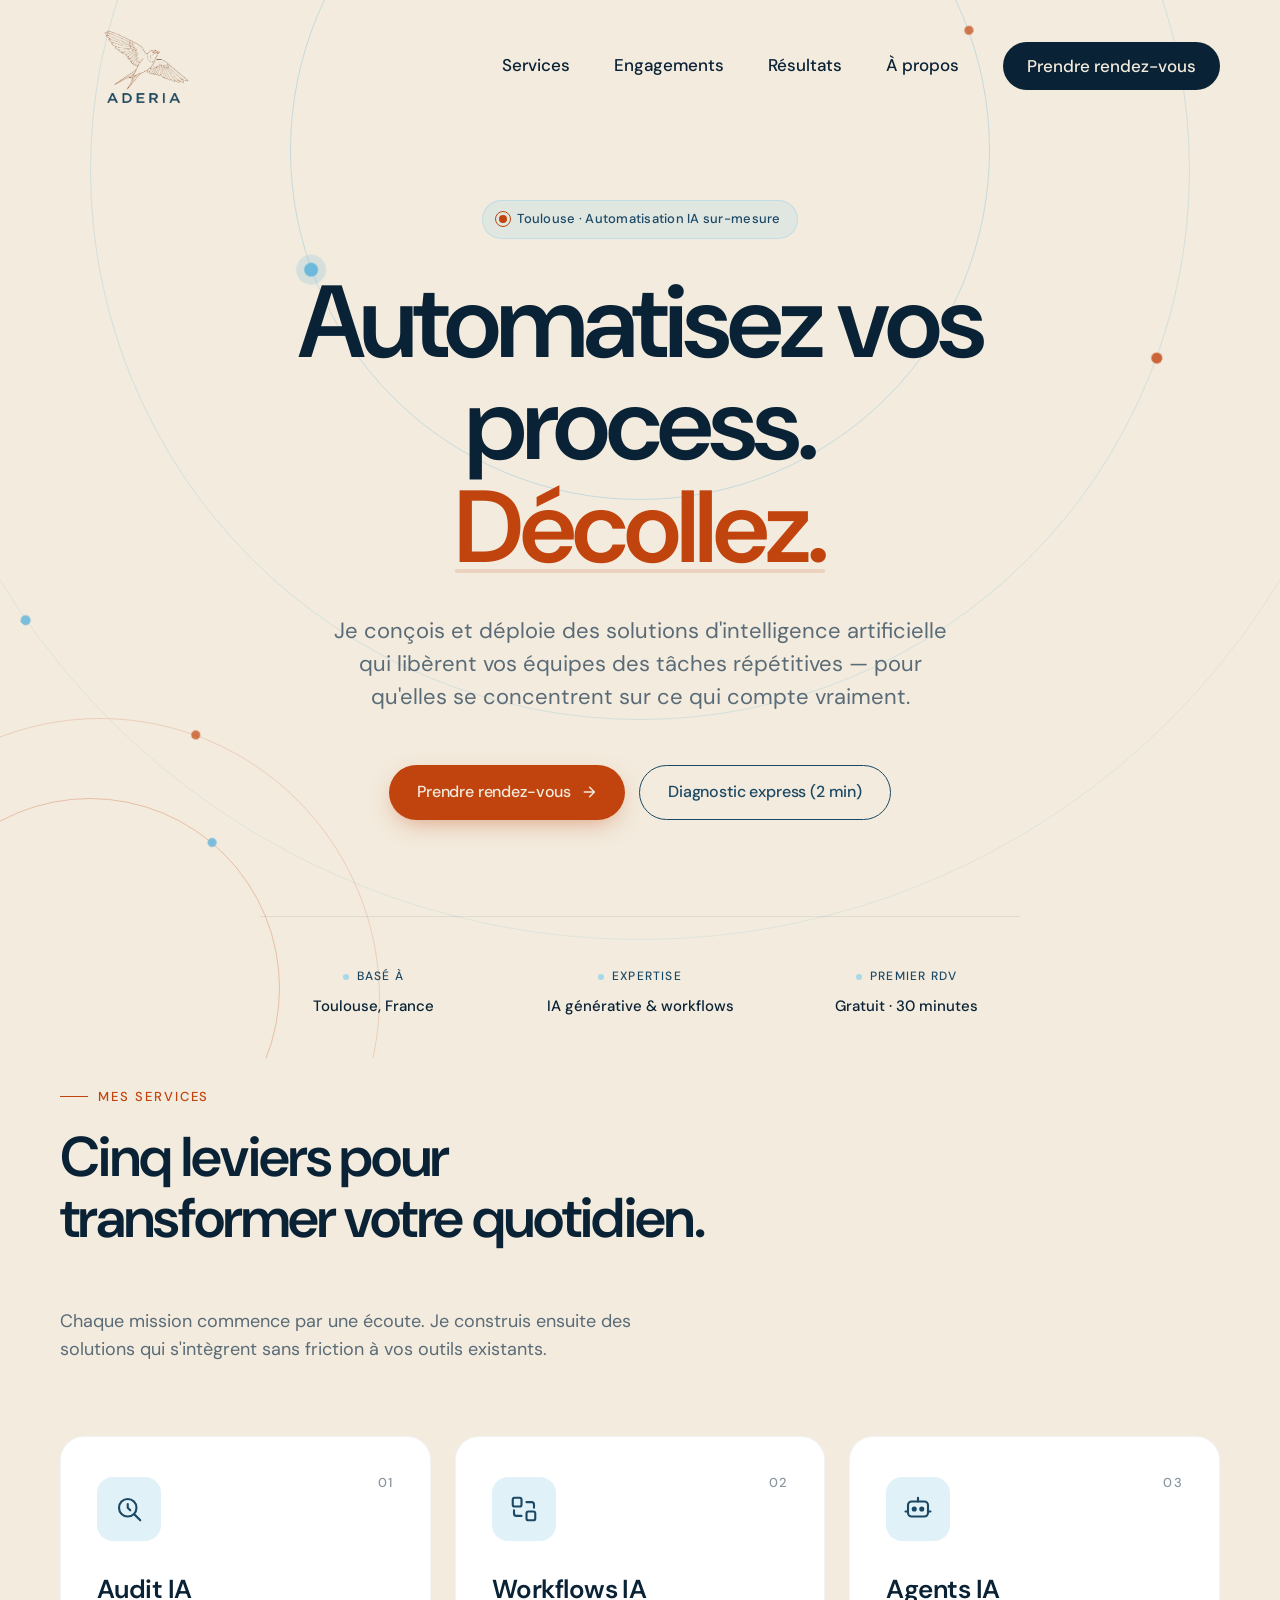
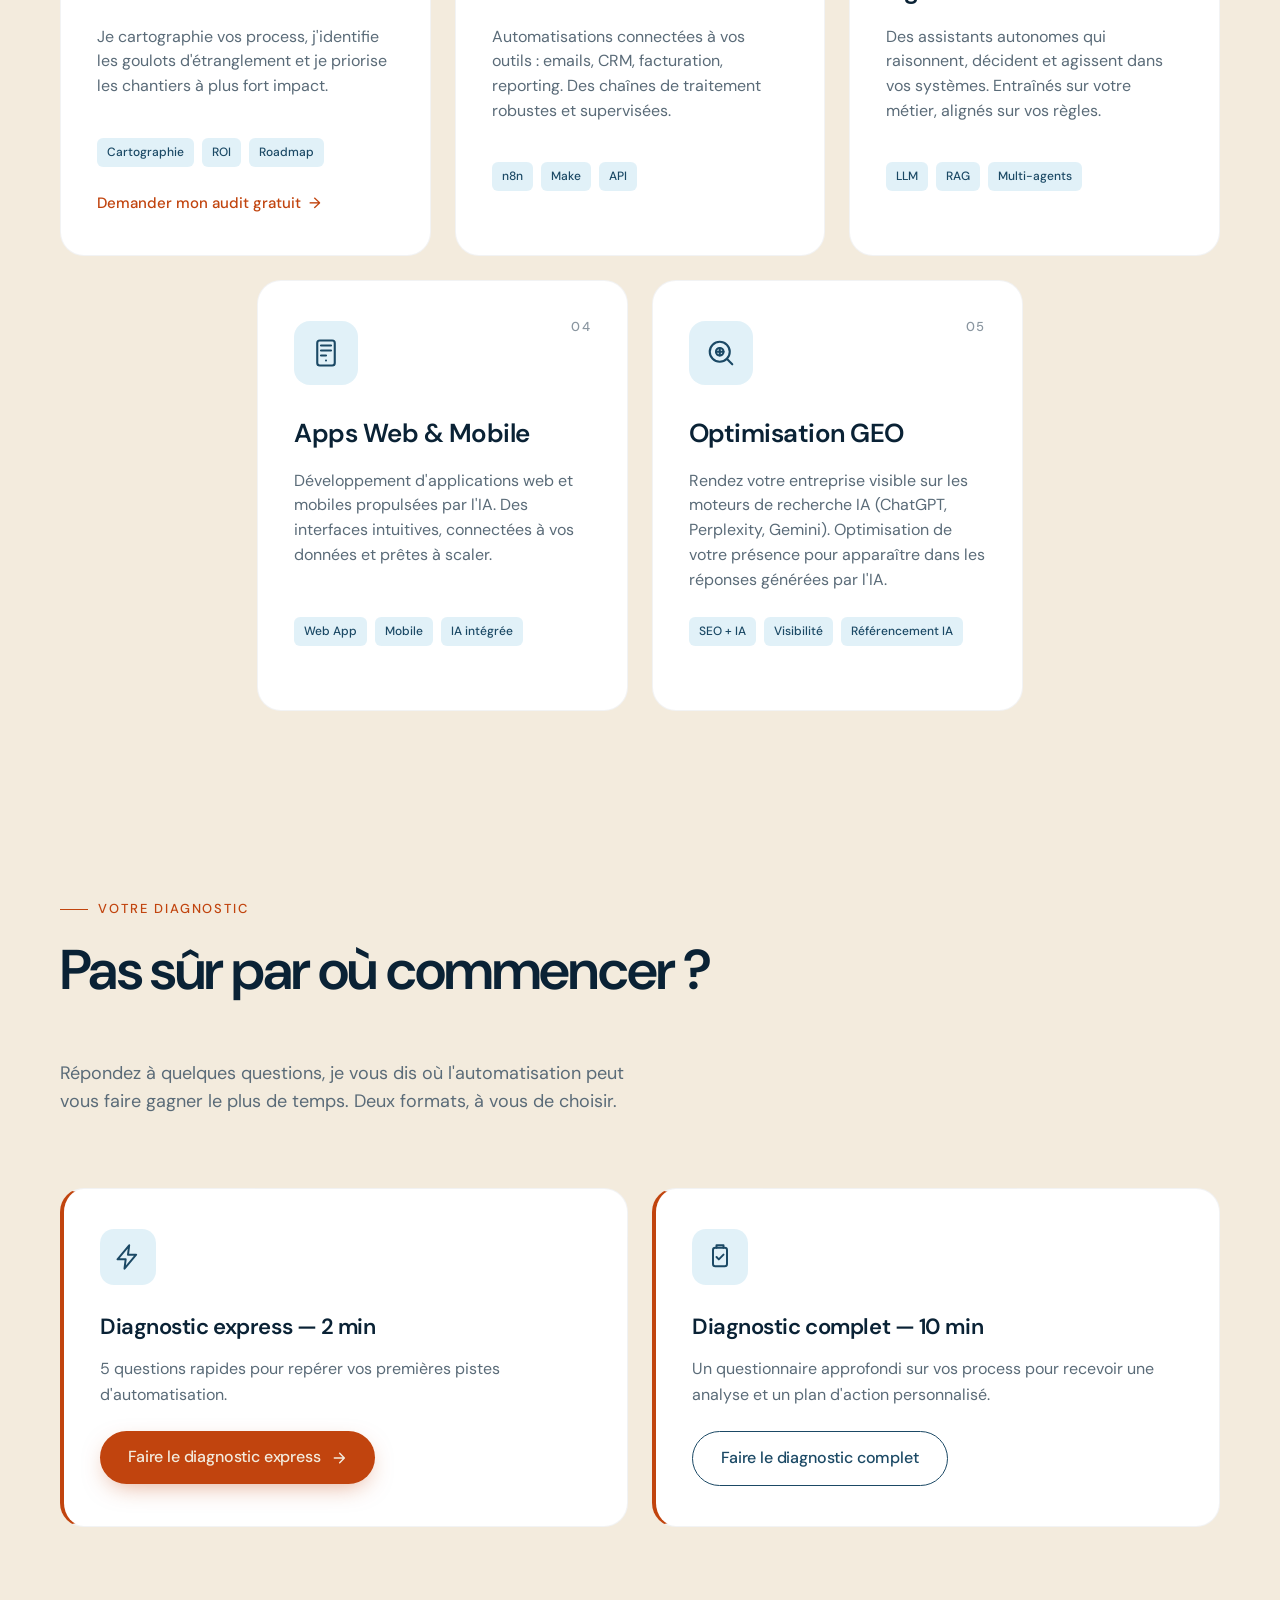
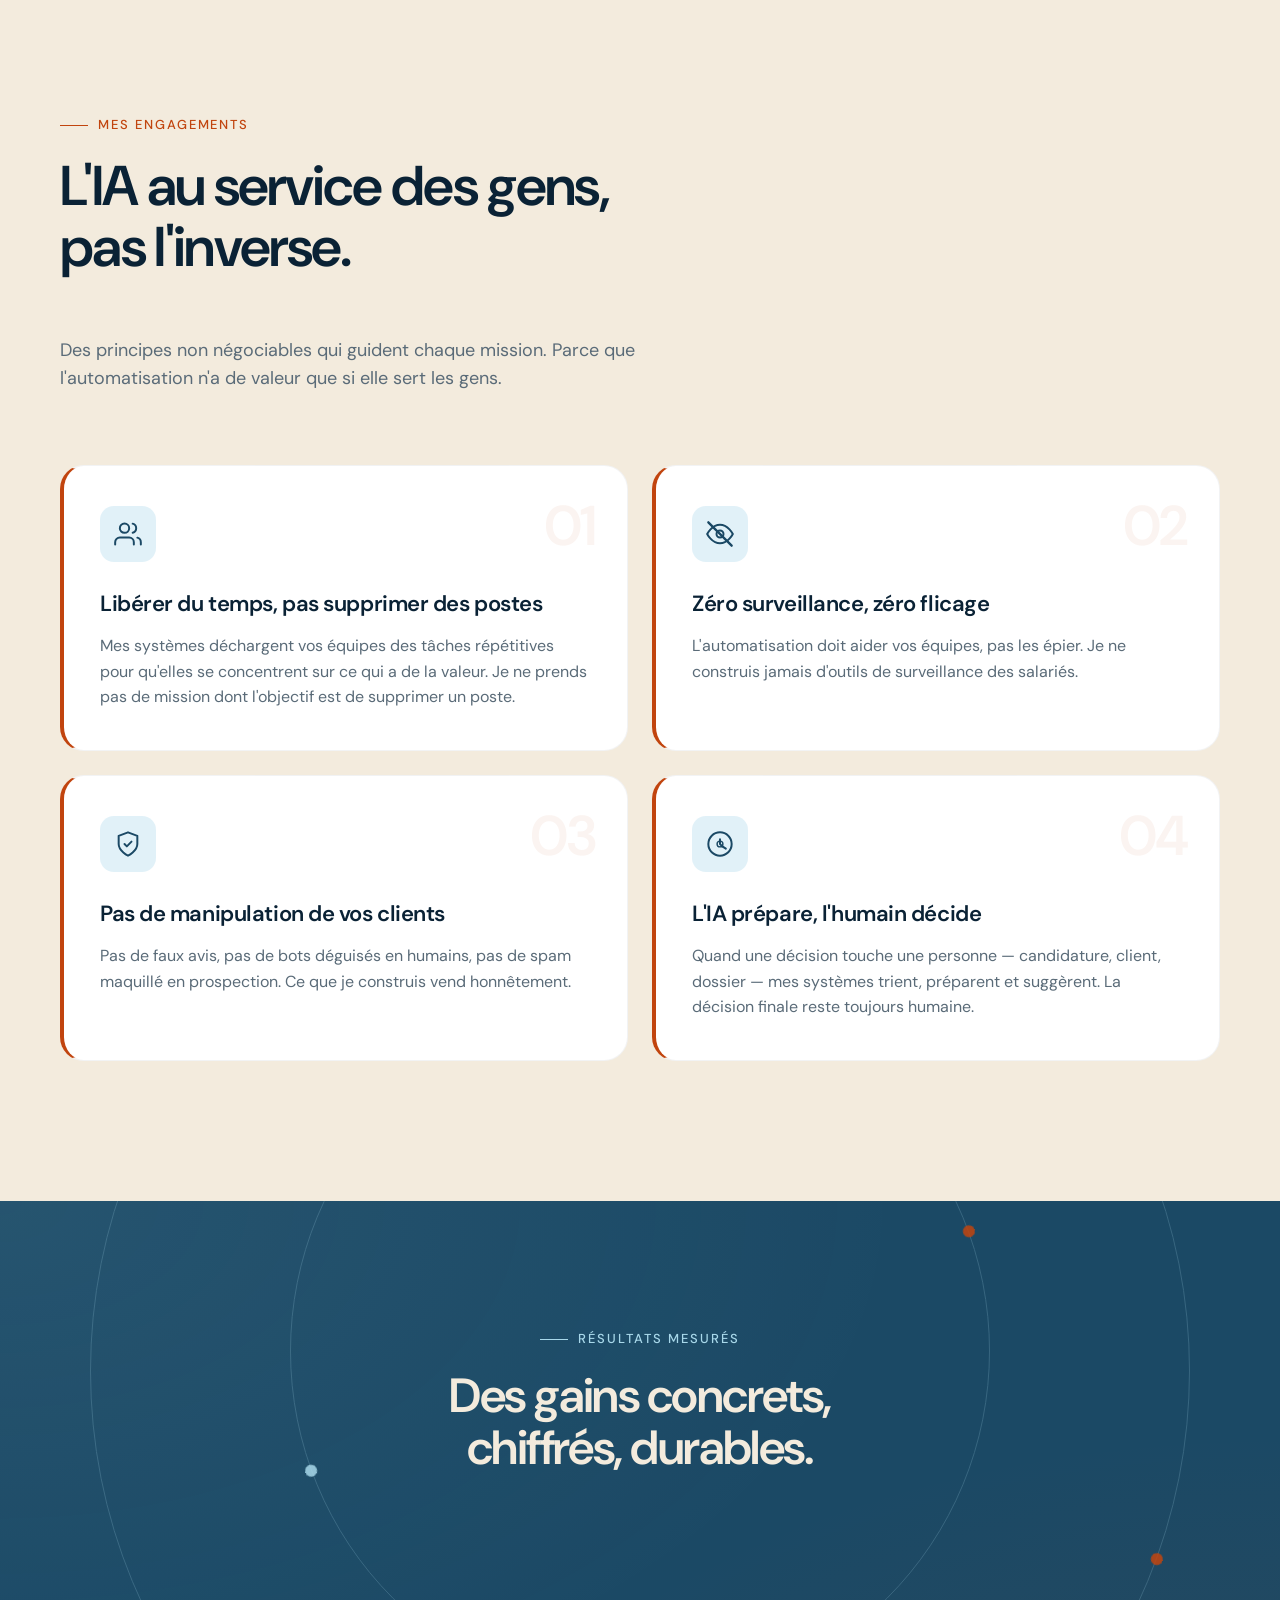
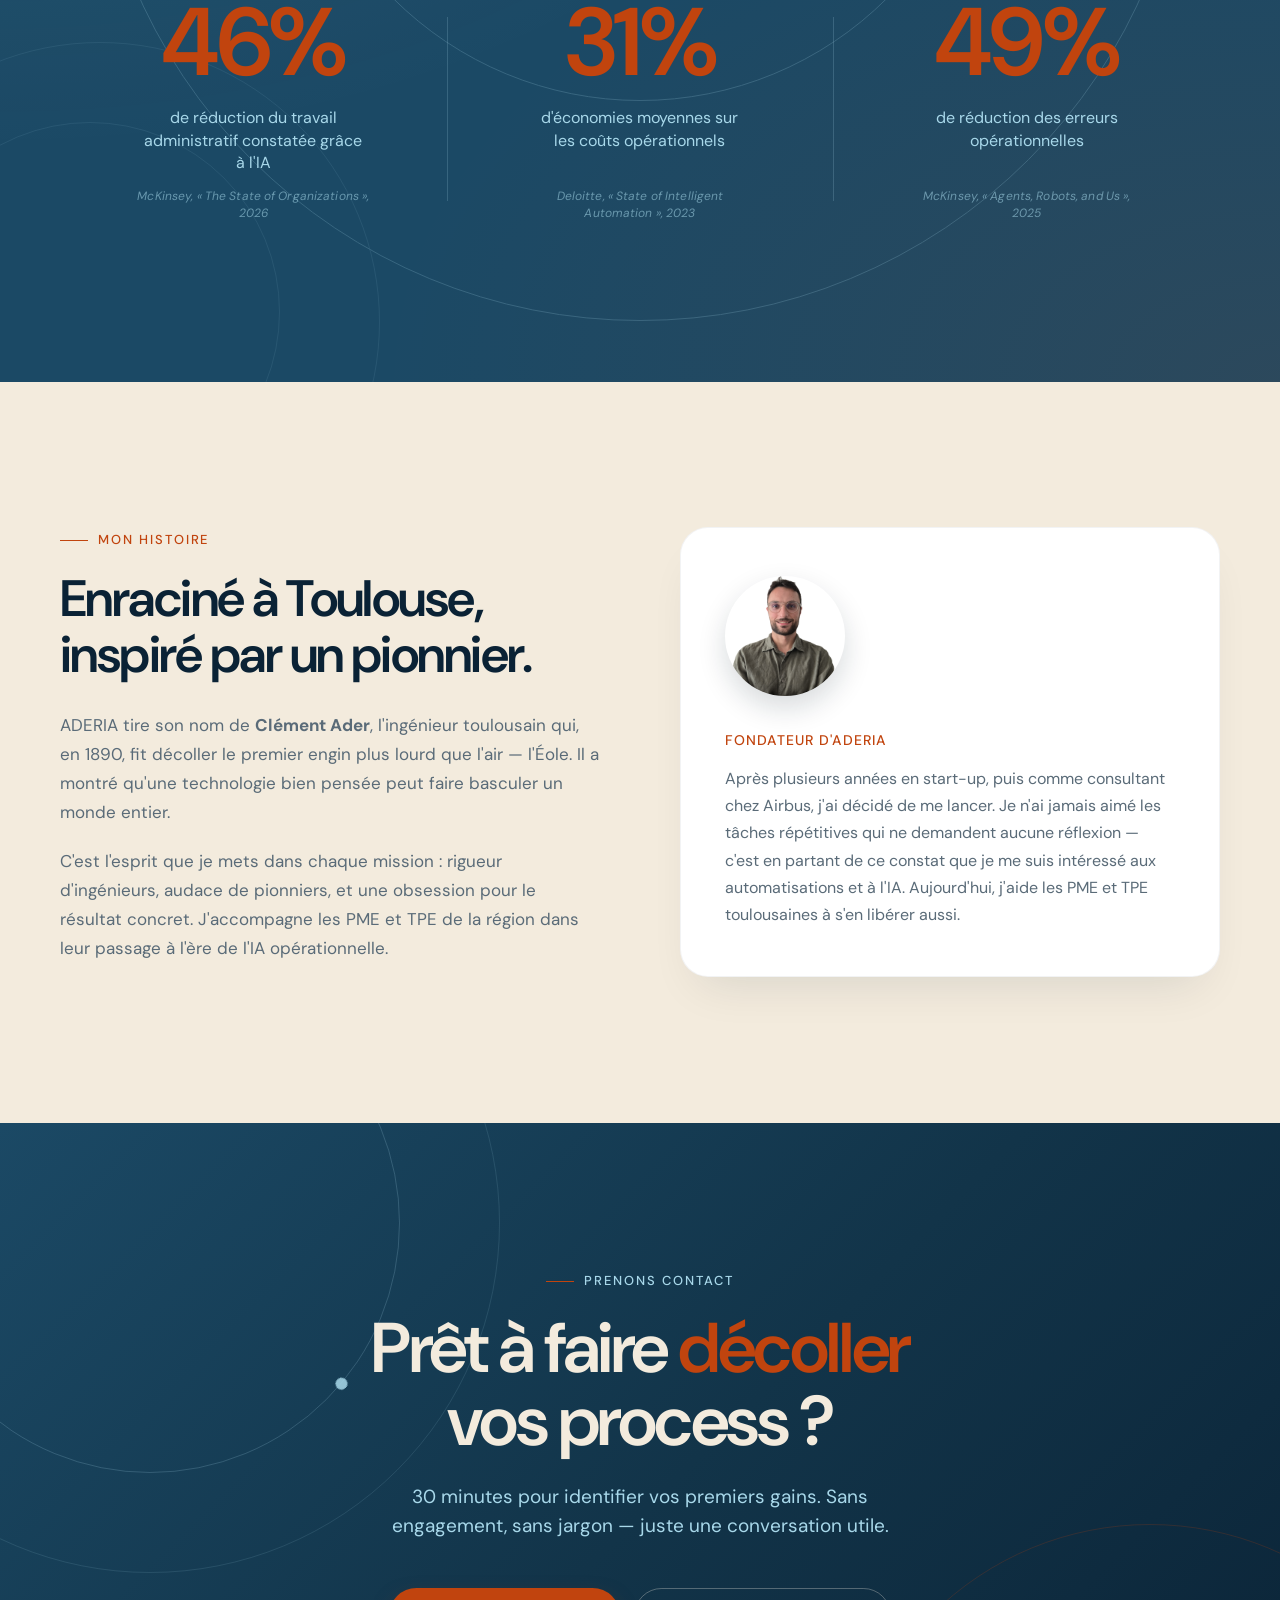
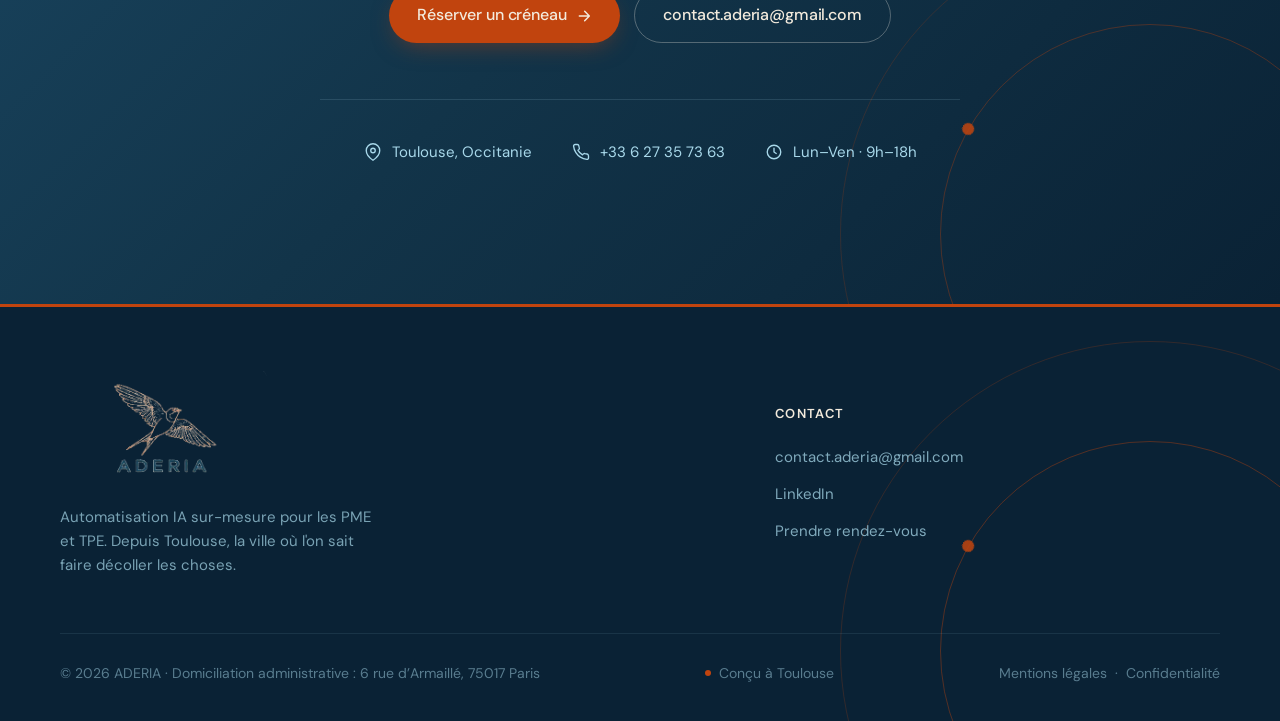
<file: index.html>
<!DOCTYPE html>
<html lang="fr"><head><meta http-equiv="Content-Type" content="text/html; charset=UTF-8">

<meta name="viewport" content="width=device-width, initial-scale=1.0">
<title>ADERIA — Automatisation IA à Toulouse</title>
<link rel="icon" href="/favicon.ico" sizes="48x48">
<link rel="icon" type="image/png" href="/icon-192.png" sizes="192x192">
<link rel="apple-touch-icon" href="/apple-touch-icon.png">
<link rel="preconnect" href="https://fonts.googleapis.com/">
<link rel="preconnect" href="https://fonts.gstatic.com/" crossorigin="">
<link rel="stylesheet" href="https://fonts.googleapis.com/css2?family=DM+Sans:wght@400;500;600;700;800&display=swap">
<!-- Calendly et Tally : chargés au clic uniquement (voir script en bas de page) -->
<!-- Styles du popup Tally (le script, lui, est chargé au clic) -->
<style>@keyframes _spin_evhv6_1{0%{transform:rotate(0)}to{transform:rotate(360deg)}}@keyframes _wave_evhv6_1{0%{transform:rotate(0)}50%{transform:rotate(20deg)}to{transform:rotate(0)}}@keyframes _heartBeat_evhv6_1{0%{transform:scale(1)}50%{transform:scale(1.08)}to{transform:scale(1)}}@keyframes _flash_evhv6_1{0%,50%,to{opacity:1}25%,75%{opacity:.2}}@keyframes _bounce_evhv6_1{0%,20%,53%,to{transform:translate(0,0)}40%,43%{transform:translateY(-30px)scaleY(1.1)}70%{transform:translateY(-15px)scaleY(1.05)}80%{transform:translate(0,0)scaleY(.95)}90%{transform:translateY(-4px)scaleY(1.02)}}@keyframes _rubberBand_evhv6_1{0%{transform:scale(1)}30%{transform:scale(1.25,.75)}40%{transform:scale(.75,1.25)}50%{transform:scale(1.15,.85)}65%{transform:scale(.95,1.05)}75%{transform:scale(1.05,.95)}to{transform:scale(1)}}@keyframes _headShake_evhv6_1{0%{transform:translate(0)}6.5%{transform:translate(-6px)rotateY(-9deg)}18.5%{transform:translate(5px)rotateY(7deg)}31.5%{transform:translate(-3px)rotateY(-5deg)}43.5%{transform:translate(2px)rotateY(3deg)}50%{transform:translate(0)}}@keyframes _tada_evhv6_1{0%{transform:scale(1)}10%,20%{transform:scale3d(.9,.9,.9)rotate(-3deg)}30%,50%,70%,90%{transform:scale3d(1.1,1.1,1.1)rotate(3deg)}40%,60%,80%{transform:scale3d(1.1,1.1,1.1)rotate(-3deg)}to{transform:scale(1)}}._overlay_evhv6_157{z-index:1000000006;background-color:#0f0f0f99;justify-content:center;align-items:center;display:flex;position:fixed;inset:0}._layoutDefault_evhv6_170{z-index:2147483000;opacity:0;background-color:#0000;border-radius:5px;width:auto;max-width:95vw;height:auto;display:flex;position:fixed;bottom:20px;right:20px;box-shadow:0 0 0 1px #0f0f0f0d,0 3px 6px #0f0f0f1a,0 9px 24px #0f0f0f33}._layoutModal_evhv6_186{z-index:2147483000;opacity:0;background-color:#0000;border-radius:5px;width:700px;max-width:95vw;height:auto;display:flex;position:relative;box-shadow:0 0 0 1px #0f0f0f0d,0 3px 6px #0f0f0f1a,0 9px 24px #0f0f0f33}._popupContainer_evhv6_200{border-radius:5px;width:100%;display:flex;overflow-y:auto}._popupContainer_evhv6_200 iframe{border-radius:5px;max-height:95vh}._loadingIndicator_evhv6_212{z-index:2147483000;color:#444;background-color:#f5f5f5;border-radius:50%;justify-content:center;align-items:center;width:50px;height:50px;display:inline-flex;position:absolute}._loadingIndicatorNoOverlay_evhv6_225{position:fixed;bottom:10px;right:10px}._loadingIndicator_evhv6_212 svg{width:20px;height:20px;animation:1.618s linear infinite _spin_evhv6_1}._emoji_evhv6_237{font-size:42px;line-height:1;display:inline-block;position:absolute;top:-21px;left:-21px}._animate__wave_evhv6_246{animation:1s ease-in-out 20 _wave_evhv6_1}._animate__heart-beat_evhv6_250{animation:1.3s ease-in-out 20 _heartBeat_evhv6_1}._animate__flash_evhv6_254{animation:2.5s 20 _flash_evhv6_1}._animate__bounce_evhv6_258{transform-origin:bottom;animation:1.5s 20 _bounce_evhv6_1}._animate__rubber-band_evhv6_263{animation:1.5s 20 _rubberBand_evhv6_1}._animate__head-shake_evhv6_267{animation:1.5s ease-in-out 20 _headShake_evhv6_1}._animate__tada_evhv6_271{animation:1.5s 20 _tada_evhv6_1}._animate__spin_evhv6_275{animation:1.618s linear 20 _spin_evhv6_1}@media (height<=1000px){._popupContainer_evhv6_200 iframe{max-height:85vh}}@media (width<=576px){._popupContainer_evhv6_200 iframe{max-height:70vh}._layoutDefault_evhv6_170,._layoutModal_evhv6_186{max-width:calc(100% - 40px)}}
/*$vite$:1*/</style>
<style>
  :root {
    --cream: #F3EBDD;
    --cream-warm: #EFE4D4;
    --terracotta: #C1440E;
    --terracotta-dark: #A03808;
    --navy: #1B4965;
    --navy-deep: #123449;
    --navy-black: #0A2235;
    --sky: #A8D8EA;
    --sky-deep: #6DB9DB;
    --ink: #0A2235;
    --slate: #5A6B78;
    --muted: #8A96A0;
    --line: rgba(10, 34, 53, 0.08);
  }

  * { box-sizing: border-box; margin: 0; padding: 0; }

  html { scroll-behavior: smooth; }
  section[id] { scroll-margin-top: 90px; }

  html { -webkit-text-size-adjust: 100%; text-size-adjust: 100%; }

  body {
    font-family: 'DM Sans', sans-serif;
    background: var(--cream);
    color: var(--ink);
    font-size: 17px;
    line-height: 1.6;
    -webkit-font-smoothing: antialiased;
    -moz-osx-font-smoothing: grayscale;
    overflow-x: hidden;
  }

  .container {
    max-width: 1240px;
    margin: 0 auto;
    padding: 0 40px;
  }

  /* ===== NAV ===== */
  .nav {
    position: fixed;
    top: 0; left: 0; right: 0;
    z-index: 100;
    padding: 20px 0;
    transition: all 0.3s ease;
    background: rgba(243, 235, 221, 0);
    backdrop-filter: blur(0px);
  }
  .nav.scrolled {
    background: rgba(243, 235, 221, 0.85);
    backdrop-filter: blur(16px);
    padding: 14px 0;
    border-bottom: 1px solid var(--line);
  }
  .nav-inner {
    display: flex;
    align-items: center;
    justify-content: space-between;
    gap: 24px;
  }
  .nav-links { }
  .logo {
    display: inline-flex;
    align-items: center;
    text-decoration: none;
    line-height: 0;
  }
  .logo img {
    height: 92px;
    width: auto;
    display: block;
    transition: transform 0.3s ease;
  }
  .logo:hover img { transform: translateY(-1px); }
  .nav.scrolled .logo img { height: 72px; }
  .footer-brand .logo img {
    height: 112px;
  }
  .nav-links {
    display: flex;
    gap: 44px;
    align-items: center;
  }
  .nav-links a {
    color: var(--ink);
    text-decoration: none;
    font-size: 17px;
    font-weight: 500;
    transition: color 0.2s;
  }
  .nav-links a:hover { color: var(--terracotta); }
  .nav-cta {
    display: inline-flex;
    align-items: center;
    justify-content: center;
    text-align: center;
    white-space: nowrap;
    line-height: 1.2;
    padding: 14px 24px;
    background: var(--ink);
    color: var(--cream) !important;
    border-radius: 100px;
    font-size: 16px;
    transition: all 0.2s;
  }
  .nav-cta .cta-short { display: none; }

  /* Menu mobile (bouton burger + panneau) */
  .nav-toggle {
    display: none;
    width: 44px; height: 44px;
    flex-shrink: 0;
    border: 1.5px solid var(--line);
    border-radius: 50%;
    background: rgba(255, 255, 255, 0.55);
    cursor: pointer;
    align-items: center;
    justify-content: center;
    flex-direction: column;
    gap: 5px;
    -webkit-tap-highlight-color: transparent;
  }
  .nav-toggle span {
    display: block;
    width: 18px; height: 2px;
    border-radius: 2px;
    background: var(--ink);
    transition: transform 0.25s, opacity 0.2s;
  }
  .nav.open .nav-toggle span:nth-child(1) { transform: translateY(7px) rotate(45deg); }
  .nav.open .nav-toggle span:nth-child(2) { opacity: 0; }
  .nav.open .nav-toggle span:nth-child(3) { transform: translateY(-7px) rotate(-45deg); }
  .nav-mobile {
    display: none;
  }
  .nav.open {
    background: rgba(243, 235, 221, 0.97);
    backdrop-filter: blur(16px);
    border-bottom: 1px solid var(--line);
  }
  .nav.open .nav-mobile { display: block; }
  .nav-mobile ul {
    list-style: none;
    padding: 8px 0 20px;
  }
  .nav-mobile a {
    display: block;
    padding: 14px 0;
    font-size: 19px;
    font-weight: 500;
    color: var(--ink);
    text-decoration: none;
    border-bottom: 1px solid var(--line);
  }
  .nav-mobile li:last-child a { border-bottom: none; }
  .nav-mobile a:hover { color: var(--terracotta); }
  .nav-cta:hover {
    background: var(--terracotta) !important;
    transform: translateY(-1px);
  }

  /* ===== BUTTONS ===== */
  .btn {
    display: inline-flex;
    align-items: center;
    justify-content: center;
    text-align: center;
    line-height: 1.3;
    gap: 10px;
    padding: 16px 28px;
    border-radius: 100px;
    font-family: inherit;
    font-size: 16px;
    font-weight: 500;
    text-decoration: none;
    cursor: pointer;
    border: none;
    transition: all 0.25s cubic-bezier(0.4, 0, 0.2, 1);
    letter-spacing: -0.01em;
  }
  .btn-primary {
    background: var(--terracotta);
    color: var(--cream);
    box-shadow: 0 8px 24px -8px rgba(193, 68, 14, 0.5);
  }
  .btn-primary:hover {
    background: var(--terracotta-dark);
    transform: translateY(-2px);
    box-shadow: 0 12px 28px -8px rgba(193, 68, 14, 0.55);
  }
  .btn-outline {
    background: transparent;
    color: var(--navy);
    border: 1.5px solid var(--navy);
  }
  .btn-outline:hover {
    background: var(--navy);
    color: var(--cream);
    transform: translateY(-2px);
  }
  .btn .arrow {
    flex-shrink: 0;
    transition: transform 0.25s;
  }
  .btn:hover .arrow { transform: translateX(3px); }

  /* ===== HERO ===== */
  .hero {
    position: relative;
    padding: 200px 0 40px;
    overflow: hidden;
  }
  .hero-bg {
    position: absolute;
    inset: 0;
    pointer-events: none;
    overflow: hidden;
  }
  .circle {
    position: absolute;
    border-radius: 50%;
    border: 1.5px solid var(--navy);
    opacity: 0.08;
  }
  .circle.c1 { width: 700px; height: 700px; top: -200px; right: 50%; transform: translateX(50%); border-color: var(--sky-deep); opacity: 0.34; }
  .circle.c2 { width: 1100px; height: 1100px; top: -380px; right: 50%; transform: translateX(50%); border-color: var(--sky-deep); opacity: 0.24; }
  .circle.c3 { width: 1500px; height: 1500px; top: -560px; right: 50%; transform: translateX(50%); border-color: var(--sky-deep); opacity: 0.16; }
  .circle.c4 { width: 380px; height: 380px; bottom: -120px; left: -100px; border-color: var(--terracotta); opacity: 0.26; }
  .circle.c5 { width: 560px; height: 560px; bottom: -220px; left: -180px; border-color: var(--terracotta); opacity: 0.17; }

  /* Orbites : chaque .orbit a la taille et la position d'un cercle du hero
     et tourne autour de son centre. Les orbes (.dot) sont posées sur le cercle,
     donc elles suivent la courbe. --t = durée d'un tour, --a = angle de départ. */
  .orbit {
    position: absolute;
    border-radius: 50%;
    pointer-events: none;
    transform: rotate(var(--a, 0deg));
    animation: orbit var(--t, 60s) linear infinite;
    will-change: transform;
  }
  .orbit.rev { animation-direction: reverse; }
  .orbit.o1 { width: 700px;  height: 700px;  top: -200px; left: calc(50% - 350px); --t: 70s;  --a: 250deg; }
  .orbit.o2 { width: 1100px; height: 1100px; top: -380px; left: calc(50% - 550px); --t: 110s; --a: 110deg; }
  .orbit.o3 { width: 1500px; height: 1500px; top: -560px; left: calc(50% - 750px); --t: 160s; --a: 235deg; }
  .orbit.o4 { width: 380px;  height: 380px;  bottom: -120px; left: -100px;         --t: 45s;  --a: 40deg; }
  .orbit.o5 { width: 560px;  height: 560px;  bottom: -220px; left: -180px;         --t: 80s;  --a: 20deg; }
  @keyframes orbit {
    to { transform: rotate(calc(var(--a, 0deg) + 360deg)); }
  }

  .dot {
    position: absolute;
    top: 0; left: 50%;
    transform: translate(-50%, -50%);
    width: 11px; height: 11px;
    border-radius: 50%;
    background: var(--terracotta);
  }
  .dot.d1 { opacity: 0.8; }
  .dot.d2 { background: var(--sky-deep); opacity: 1; width: 14px; height: 14px; box-shadow: 0 0 0 8px rgba(109, 185, 219, 0.22); }
  .dot.d3 { background: var(--sky-deep); opacity: 0.9; width: 10px; height: 10px; }
  .dot.d4 { background: var(--sky-deep); opacity: 0.9; width: 9px; height: 9px; }
  .dot.d5 { top: 100%; opacity: 0.7; width: 9px; height: 9px; }  /* face à d2, sur la même orbite */
  .dot.d6 { opacity: 0.7; width: 9px; height: 9px; }

  /* Orbites des sections sombres (chiffres, contact) : mêmes orbites, plus discrètes.
     Les classes o1, o2, o4, o5 (hero) ont la même géométrie que les cercles des chiffres. */
  .section-orbits {
    position: absolute;
    inset: 0;
    z-index: 0;
    pointer-events: none;
    overflow: hidden;
  }
  .section-orbits .dot { width: 12px; height: 12px; opacity: 0.85; box-shadow: none; }
  .section-orbits .dot.dl { background: var(--sky); }
  .orbit.oa { width: 500px; height: 500px; top: -150px;    left: -100px;  --t: 75s; --a: 130deg; }
  .orbit.ob { width: 700px; height: 700px; top: -250px;    left: -200px;  --t: 110s; --a: 60deg; }
  .orbit.oc { width: 420px; height: 420px; bottom: -140px; right: -80px;  --t: 55s; --a: 300deg; }
  .orbit.od { width: 620px; height: 620px; bottom: -240px; right: -180px; --t: 95s; --a: 200deg; }
  .stats > .container { position: relative; }

  /* Pause quand la section n'est pas visible (économie de batterie) */
  .orbits-off .orbit { animation-play-state: paused; }

  @media (prefers-reduced-motion: reduce) {
    .orbit { animation: none; }
  }

  .hero-inner {
    position: relative;
    max-width: 980px;
    margin: 0 auto;
    text-align: center;
  }
  .hero-tag {
    display: inline-flex;
    align-items: center;
    gap: 10px;
    padding: 8px 16px;
    background: rgba(168, 216, 234, 0.25);
    border: 1px solid rgba(168, 216, 234, 0.55);
    border-radius: 100px;
    font-size: 13px;
    font-weight: 500;
    color: var(--navy);
    margin-bottom: 32px;
    letter-spacing: 0.02em;
  }
  .hero-tag .pulse {
    width: 8px; height: 8px;
    border-radius: 50%;
    background: var(--terracotta);
    position: relative;
  }
  .hero-tag .pulse::after {
    content: '';
    position: absolute;
    inset: -4px;
    border-radius: 50%;
    border: 1.5px solid var(--terracotta);
    animation: pulse 2s ease-out infinite;
  }
  @keyframes pulse {
    0% { transform: scale(0.8); opacity: 1; }
    100% { transform: scale(1.8); opacity: 0; }
  }

  .hero h1 {
    font-size: clamp(42px, 8vw, 116px);
    font-weight: 600;
    line-height: 1.0;
    letter-spacing: -0.04em;
    margin-bottom: 36px;
    color: var(--ink);
    text-wrap: balance;
  }
  .hero h1 .accent {
    color: var(--terracotta);
    display: inline-block;
    position: relative;
  }
  .hero h1 .accent::after {
    content: '';
    position: absolute;
    bottom: 0.05em;
    left: 0; right: 0;
    height: 4px;
    background: var(--terracotta);
    opacity: 0.15;
    border-radius: 4px;
  }
  .hero-sub {
    font-size: 22px;
    line-height: 1.5;
    color: var(--slate);
    max-width: 640px;
    margin: 0 auto 52px;
    font-weight: 400;
    text-wrap: pretty;
  }
  .hero-cta {
    display: flex;
    gap: 14px;
    flex-wrap: wrap;
    justify-content: center;
  }
  .hero-meta {
    display: flex;
    gap: 40px;
    margin: 96px auto 0;
    padding-top: 44px;
    border-top: 1px solid var(--line);
    max-width: 760px;
    justify-content: center;
  }
  .hero-meta-item {
    flex: 1;
    text-align: center;
  }
  .hero-meta-label {
    font-size: 12px;
    font-weight: 500;
    color: var(--navy);
    text-transform: uppercase;
    letter-spacing: 0.1em;
    margin-bottom: 8px;
    display: inline-flex;
    align-items: center;
    gap: 8px;
    justify-content: center;
  }
  .hero-meta-label::before {
    content: '';
    width: 6px; height: 6px;
    border-radius: 50%;
    background: var(--sky);
  }
  .hero-meta-val {
    font-size: 15px;
    font-weight: 500;
    color: var(--ink);
  }

  /* ===== SECTION HEADINGS ===== */
  .section {
    padding: 140px 0;
    position: relative;
  }
  .eyebrow {
    display: inline-flex;
    align-items: center;
    gap: 10px;
    font-size: 13px;
    font-weight: 500;
    color: var(--terracotta);
    text-transform: uppercase;
    letter-spacing: 0.15em;
    margin-bottom: 20px;
  }
  .eyebrow::before {
    content: '';
    width: 28px; height: 1px;
    background: var(--terracotta);
  }
  .section-title {
    font-size: clamp(36px, 4.5vw, 56px);
    font-weight: 600;
    line-height: 1.08;
    letter-spacing: -0.03em;
    margin-bottom: 20px;
    color: var(--ink);
    max-width: 760px;
    text-wrap: balance;
  }
  .section-sub {
    font-size: 18px;
    color: var(--slate);
    max-width: 580px;
    line-height: 1.55;
  }
  .section-head {
    display: flex;
    justify-content: space-between;
    align-items: flex-end;
    margin-bottom: 72px;
    gap: 40px;
    flex-wrap: wrap;
  }

  /* ===== SERVICES ===== */
  .services-grid {
    display: flex;
    flex-wrap: wrap;
    gap: 24px;
    justify-content: center;
  }
  .service-card {
    scroll-margin-top: 100px;
    width: calc(33.333% - 16px);
    flex-shrink: 0;
    background: #FFFFFF;
    border-radius: 24px;
    padding: 40px 36px;
    border: 1px solid rgba(10, 34, 53, 0.05);
    transition: all 0.35s cubic-bezier(0.4, 0, 0.2, 1);
    position: relative;
    overflow: hidden;
    display: flex;
    flex-direction: column;
    min-height: 420px;
  }
  .service-card:hover {
    transform: translateY(-6px);
    border-color: rgba(193, 68, 14, 0.2);
    box-shadow: 0 24px 48px -20px rgba(10, 34, 53, 0.12);
  }
  .service-card::before {
    content: '';
    position: absolute;
    top: 0; right: 0;
    width: 160px; height: 160px;
    background: radial-gradient(circle at top right, rgba(193, 68, 14, 0.06), transparent 70%);
    opacity: 0;
    transition: opacity 0.35s;
  }
  .service-card:hover::before { opacity: 1; }

  .service-icon {
    width: 64px; height: 64px;
    border-radius: 16px;
    background: rgba(168, 216, 234, 0.35);
    display: grid;
    place-items: center;
    margin-bottom: 28px;
    color: var(--navy);
    transition: all 0.35s;
  }
  .service-card:hover .service-icon {
    background: var(--terracotta);
    color: var(--cream);
    transform: rotate(-4deg) scale(1.05);
  }
  .service-icon svg { width: 30px; height: 30px; }

  .service-num {
    position: absolute;
    top: 36px; right: 36px;
    font-size: 13px;
    font-weight: 500;
    color: var(--muted);
    letter-spacing: 0.1em;
  }
  .service-title {
    font-size: 26px;
    font-weight: 600;
    letter-spacing: -0.02em;
    margin-bottom: 14px;
    color: var(--ink);
  }
  .service-desc {
    color: var(--slate);
    font-size: 16px;
    line-height: 1.55;
    margin-bottom: 24px;
    flex: 1;
  }
  .service-tags {
    display: flex;
    gap: 8px;
    flex-wrap: wrap;
    margin-bottom: 24px;
  }
  .service-tag {
    font-size: 12px;
    padding: 5px 10px;
    background: rgba(168, 216, 234, 0.35);
    color: var(--navy);
    border-radius: 6px;
    font-weight: 500;
  }
  .service-link {
    color: var(--terracotta);
    text-decoration: none;
    font-weight: 500;
    font-size: 15px;
    display: inline-flex;
    align-items: center;
    gap: 8px;
    transition: gap 0.25s;
    align-self: flex-start;
  }
  .service-link:hover { gap: 12px; }

  /* ===== ENGAGEMENTS ===== */
  .engagements-grid {
    display: grid;
    grid-template-columns: repeat(2, 1fr);
    gap: 24px;
  }
  .engagement-card {
    background: #FFFFFF;
    border-radius: 24px;
    padding: 40px 36px;
    border-left: 4px solid var(--terracotta);
    border-top: 1px solid rgba(10, 34, 53, 0.05);
    border-right: 1px solid rgba(10, 34, 53, 0.05);
    border-bottom: 1px solid rgba(10, 34, 53, 0.05);
    transition: all 0.35s cubic-bezier(0.4, 0, 0.2, 1);
    position: relative;
    overflow: hidden;
  }
  .engagement-card:hover {
    transform: translateY(-4px);
    border-color: rgba(193, 68, 14, 0.2);
    border-left-color: var(--terracotta);
    box-shadow: 0 20px 48px -16px rgba(10, 34, 53, 0.12);
  }
  .engagement-card::before {
    content: '';
    position: absolute;
    top: 0; right: 0;
    width: 140px; height: 140px;
    background: radial-gradient(circle at top right, rgba(193, 68, 14, 0.04), transparent 70%);
    opacity: 0;
    transition: opacity 0.35s;
  }
  .engagement-card:hover::before { opacity: 1; }
  .engagement-num {
    position: absolute;
    top: 32px; right: 32px;
    font-size: 56px;
    font-weight: 600;
    color: rgba(193, 68, 14, 0.06);
    line-height: 1;
    letter-spacing: -0.04em;
  }
  .engagement-icon {
    width: 56px; height: 56px;
    border-radius: 14px;
    background: rgba(168, 216, 234, 0.35);
    display: grid;
    place-items: center;
    margin-bottom: 24px;
    color: var(--navy);
    transition: all 0.35s;
  }
  .engagement-card:hover .engagement-icon {
    background: var(--terracotta);
    color: var(--cream);
    transform: rotate(-4deg) scale(1.05);
  }
  .engagement-icon svg { width: 28px; height: 28px; }
  .engagement-title {
    font-size: 22px;
    font-weight: 600;
    letter-spacing: -0.02em;
    margin-bottom: 12px;
    color: var(--ink);
  }
  .engagement-desc {
    color: var(--slate);
    font-size: 16px;
    line-height: 1.6;
  }

  /* ===== STATS ===== */
  .stats {
    background: var(--navy);
    color: var(--cream);
    padding: 120px 0;
    position: relative;
    overflow: hidden;
  }
  .stats::before {
    content: '';
    position: absolute;
    inset: 0;
    background:
      radial-gradient(ellipse at top left, rgba(168, 216, 234, 0.08), transparent 50%),
      radial-gradient(ellipse at bottom right, rgba(193, 68, 14, 0.1), transparent 50%);
    pointer-events: none;
  }
  .stats-circles {
    position: absolute;
    inset: 0;
    pointer-events: none;
    opacity: 0.2;
  }
  .stats-circles .circle {
    border-color: var(--sky);
    opacity: 1;
  }
  .stats-circles .c4, .stats-circles .c5 { opacity: 0.45; }  /* coins bas-gauche : passent près du texte */
  .stats-head {
    text-align: center;
    margin-bottom: 80px;
    position: relative;
  }
  .stats .eyebrow { color: var(--sky); }
  .stats .eyebrow::before { background: var(--sky); }
  .stats-title {
    font-size: clamp(32px, 4vw, 48px);
    font-weight: 600;
    letter-spacing: -0.03em;
    line-height: 1.1;
    max-width: 640px;
    margin: 0 auto;
    text-wrap: balance;
  }
  .stats-grid {
    display: grid;
    grid-template-columns: repeat(3, 1fr);
    gap: 0;
    position: relative;
  }
  .stat {
    padding: 40px 32px;
    text-align: center;
    position: relative;
    display: flex;
    flex-direction: column;
    align-items: center;
  }
  .stat + .stat::before {
    content: '';
    position: absolute;
    left: 0; top: 20%; bottom: 20%;
    width: 1px;
    background: rgba(168, 216, 234, 0.2);
  }
  .stat-num {
    font-size: clamp(64px, 8vw, 96px);
    font-weight: 600;
    color: var(--terracotta);
    letter-spacing: -0.04em;
    line-height: 1;
    margin-bottom: 16px;
    font-variant-numeric: tabular-nums;
  }
  .stat-label {
    font-size: 16px;
    color: var(--sky);
    font-weight: 400;
    line-height: 1.4;
    max-width: 220px;
    margin: 0 auto 14px;
  }
  .stat-source {
    font-size: 12px;
    color: rgba(168, 216, 234, 0.55);
    font-style: italic;
    line-height: 1.4;
    max-width: 240px;
    margin: auto auto 0;
    letter-spacing: 0.01em;
  }

  /* ===== ABOUT ===== */
  .about-grid {
    display: grid;
    grid-template-columns: 1fr 1fr;
    gap: 80px;
    align-items: center;
  }
  .about-text h2 {
    font-size: clamp(36px, 4vw, 52px);
    font-weight: 600;
    line-height: 1.1;
    letter-spacing: -0.03em;
    margin-bottom: 28px;
    text-wrap: balance;
  }
  .about-text p {
    color: var(--slate);
    font-size: 17px;
    line-height: 1.7;
    margin-bottom: 20px;
  }
  /* ===== FOUNDER ===== */
  .founder-card {
    background: #FFFFFF;
    border-radius: 28px;
    padding: 48px 44px;
    border: 1px solid rgba(10, 34, 53, 0.05);
    box-shadow: 0 24px 48px -20px rgba(10, 34, 53, 0.12);
  }
  .founder-photo {
    width: 120px;
    height: 120px;
    border-radius: 50%;
    object-fit: cover;
    flex-shrink: 0;
    box-shadow: 0 12px 28px rgba(11, 30, 46, 0.16);
    margin-bottom: 24px;
  }
  .founder-role {
    font-size: 14px;
    font-weight: 500;
    color: var(--terracotta);
    text-transform: uppercase;
    letter-spacing: 0.08em;
    margin-bottom: 14px;
  }
  .founder-bio {
    font-size: 16px;
    line-height: 1.7;
    color: var(--slate);
  }

  /* ===== CONTACT ===== */
  .contact {
    background: linear-gradient(135deg, var(--navy) 0%, var(--navy-deep) 50%, var(--navy-black) 100%);
    color: var(--cream);
    padding: 140px 0;
    text-align: center;
    position: relative;
    overflow: hidden;
  }
  .contact-circles {
    position: absolute;
    inset: 0;
    pointer-events: none;
  }
  .contact-circles .circle {
    border-color: var(--sky);
    opacity: 0.2;
  }
  .contact-circles .c-a { width: 500px; height: 500px; top: -150px; left: -100px; }
  .contact-circles .c-b { width: 700px; height: 700px; top: -250px; left: -200px; opacity: 0.12; }
  .contact-circles .c-c { width: 420px; height: 420px; bottom: -140px; right: -80px; border-color: var(--terracotta); opacity: 0.35; }
  .contact-circles .c-d { width: 620px; height: 620px; bottom: -240px; right: -180px; border-color: var(--terracotta); opacity: 0.2; }

  .contact-inner { position: relative; max-width: 720px; margin: 0 auto; }
  .contact h2 {
    font-size: clamp(40px, 5.5vw, 72px);
    font-weight: 600;
    line-height: 1.05;
    letter-spacing: -0.035em;
    margin-bottom: 24px;
    text-wrap: balance;
  }
  .contact h2 .accent { color: var(--terracotta); }
  .contact p {
    font-size: 19px;
    color: var(--sky);
    margin-bottom: 48px;
    line-height: 1.5;
    max-width: 560px;
    margin-left: auto;
    margin-right: auto;
    text-wrap: pretty;
  }
  .contact-cta {
    display: flex;
    gap: 14px;
    justify-content: center;
    flex-wrap: wrap;
    margin-bottom: 56px;
  }
  .btn-light {
    background: transparent;
    color: var(--cream);
    border: 1.5px solid rgba(245, 237, 227, 0.3);
  }
  .btn-light:hover {
    background: var(--cream);
    color: var(--navy);
    border-color: var(--cream);
    transform: translateY(-2px);
  }
  .contact-info {
    display: flex;
    gap: 40px;
    justify-content: center;
    flex-wrap: wrap;
    padding-top: 40px;
    border-top: 1px solid rgba(168, 216, 234, 0.15);
  }
  .contact-info-item {
    display: flex;
    align-items: center;
    gap: 10px;
    color: var(--sky);
    font-size: 15px;
  }
  .contact-info-item svg { width: 18px; height: 18px; }

  /* ===== FOOTER ===== */
  footer {
    background: var(--navy-black);
    color: var(--sky);
    padding: 64px 0 36px;
    border-top: 3px solid var(--terracotta);
    position: relative;
    overflow: hidden;
  }
  footer > .container { position: relative; z-index: 1; }
  .footer-circles { position: absolute; inset: 0; pointer-events: none; }
  .footer-circles .circle { border-color: var(--sky); opacity: 0.18; }
  .footer-circles .fc1 { width: 420px; height: 420px; bottom: -140px; right: -80px; border-color: var(--terracotta); opacity: 0.4; }
  .footer-circles .fc2 { width: 620px; height: 620px; bottom: -240px; right: -180px; border-color: var(--terracotta); opacity: 0.22; }
  .footer-top {
    display: grid;
    grid-template-columns: 1.5fr 1fr;
    gap: 48px;
    margin-bottom: 56px;
    align-items: center;  /* bloc marque et bloc Contact centrés à la même hauteur */
  }
  .footer-brand .logo { margin-bottom: 22px; }
  .footer-brand p {
    color: rgba(168, 216, 234, 0.7);
    font-size: 15px;
    line-height: 1.6;
    max-width: 320px;
  }
  .footer-col h4 {
    font-size: 13px;
    font-weight: 600;
    color: var(--cream);
    text-transform: uppercase;
    letter-spacing: 0.1em;
    margin-bottom: 18px;
  }
  .footer-col ul { list-style: none; display: flex; flex-direction: column; gap: 10px; }
  .footer-col a {
    color: rgba(168, 216, 234, 0.75);
    text-decoration: none;
    font-size: 15px;
    transition: color 0.2s;
  }
  .footer-col a:hover { color: var(--terracotta); }
  .footer-bottom {
    padding-top: 28px;
    border-top: 1px solid rgba(168, 216, 234, 0.1);
    display: flex;
    justify-content: space-between;
    align-items: center;
    flex-wrap: wrap;
    gap: 16px;
    font-size: 14px;
    color: rgba(168, 216, 234, 0.5);
  }
  .footer-toulouse {
    display: flex;
    align-items: center;
    gap: 8px;
  }
  .footer-toulouse .dot-tls {
    width: 6px; height: 6px; border-radius: 50%;
    background: var(--terracotta);
  }

  /* ===== SCROLL REVEAL ===== */
  .reveal {
    opacity: 0;
    transform: translateY(24px);
    transition: opacity 0.8s cubic-bezier(0.4, 0, 0.2, 1), transform 0.8s cubic-bezier(0.4, 0, 0.2, 1);
  }
  .reveal.visible {
    opacity: 1;
    transform: translateY(0);
  }
  .reveal-delay-1 { transition-delay: 0.1s; }
  .reveal-delay-2 { transition-delay: 0.2s; }
  .reveal-delay-3 { transition-delay: 0.3s; }

  /* ===== RESPONSIVE ===== */
  /* Tablette et mobile */
  @media (max-width: 900px) {
    .container { padding: 0 24px; }
    .nav-links { gap: 0; }
    .nav-links a:not(.nav-cta) { display: none; }
    .nav-inner { gap: 12px; }
    .nav-inner .nav-links { margin-left: auto; }
    .nav-toggle { display: inline-flex; }
    .nav-mobile .container { padding-top: 4px; }
    .logo img { height: 72px; }
    .nav.scrolled .logo img { height: 60px; }
    .hero { padding: 150px 0 72px; }
    .section { padding: 80px 0; }
    .services-grid { justify-content: center; }
    .service-card { width: calc(50% - 12px); }
    .stats { padding: 88px 0; }
    .stats-head { margin-bottom: 40px; }
    .stats-grid { grid-template-columns: 1fr; }
    .stat + .stat::before {
      left: 20%; right: 20%; top: 0; bottom: auto;
      width: auto; height: 1px;
    }
    .about-grid { grid-template-columns: 1fr; gap: 48px; }
    .hero-meta { margin-top: 64px; padding-top: 32px; gap: 24px; }
    .section-head { flex-direction: column; align-items: flex-start; gap: 16px; margin-bottom: 48px; }
    .contact { padding: 100px 0; }
    .footer-top { grid-template-columns: 1fr; gap: 36px; margin-bottom: 40px; align-items: start; }
  }

  /* Téléphone */
  @media (max-width: 600px) {
    body { font-size: 16px; }
    .container { padding: 0 20px; }
    .nav { padding: 12px 0; }
    .nav.scrolled { padding: 8px 0; }
    .logo img { height: 60px; }
    .nav.scrolled .logo img { height: 50px; }
    .nav-cta { padding: 11px 18px; font-size: 15px; }
    .nav-cta .cta-long { display: none; }
    .nav-cta .cta-short { display: inline; }
    .nav-cta:hover { transform: none; }

    .hero { padding: 116px 0 56px; }
    .hero-tag { font-size: 12px; padding: 7px 14px; margin-bottom: 24px; }
    .hero h1 { margin-bottom: 24px; letter-spacing: -0.035em; }
    .hero-sub { font-size: 18px; margin-bottom: 36px; }
    .hero-cta { flex-direction: column; align-items: stretch; max-width: 360px; margin: 0 auto; }
    .hero-cta .btn { width: 100%; }
    .hero-meta { flex-direction: column; gap: 18px; margin-top: 48px; }

    .section { padding: 64px 0; }
    .section-title { font-size: clamp(30px, 8.5vw, 40px); }
    .section-sub { font-size: 16px; }
    .eyebrow { font-size: 12px; margin-bottom: 14px; }

    .services-grid { flex-direction: column; gap: 16px; }
    .service-card { width: 100%; min-height: 0; padding: 28px 24px; border-radius: 20px; }
    .service-num { top: 28px; right: 24px; }
    .service-icon { width: 56px; height: 56px; margin-bottom: 20px; }
    .service-title { font-size: 23px; }

    .engagements-grid { grid-template-columns: 1fr; gap: 16px; }
    .engagement-card { padding: 28px 24px; border-radius: 20px; }
    .engagement-num { top: 22px; right: 22px; font-size: 44px; }
    .engagement-title { font-size: 20px; padding-right: 40px; }
    .engagement-card .btn { width: 100%; }

    .stats { padding: 72px 0; }
    .stats-circles { opacity: 0.1; }  /* arcs plus discrets derrière le texte */
    .stat { padding: 32px 8px; }

    .about-text h2 { margin-bottom: 20px; }
    .about-text p { font-size: 16px; }
    .founder-card { padding: 32px 24px; border-radius: 22px; }
    .founder-photo { width: 104px; height: 104px; }

    .contact { padding: 80px 0; }
    .contact p { font-size: 17px; margin-bottom: 36px; }
    .contact-cta { flex-direction: column; align-items: stretch; max-width: 360px; margin: 0 auto 44px; }
    .contact-cta .btn { width: 100%; }
    .contact-info { flex-direction: column; align-items: center; gap: 14px; }

    footer { padding: 48px 0 28px; }
    .footer-brand .logo img { height: 88px; }
    .footer-bottom { flex-direction: column; align-items: flex-start; gap: 10px; font-size: 13px; }
  }

  /* Très petits écrans (iPhone SE, anciens Android) */
  @media (max-width: 360px) {
    .container { padding: 0 16px; }
    .logo img { height: 48px; }
    .nav-cta { padding: 10px 14px; font-size: 14px; }
    .nav-toggle { width: 40px; height: 40px; }
  }
</style>
</head>
<body>

<!-- NAV -->
<nav class="nav" id="nav">
  <div class="container nav-inner">
    <a href="#" class="logo" aria-label="ADERIA">
      <img src="logo_aderia.png" alt="ADERIA">
    </a>
    <div class="nav-links">
      <a href="#services">Services</a>
      <a href="#engagements">Engagements</a>
      <a href="#chiffres">Résultats</a>
      <a href="#apropos">À propos</a>
      <a href="https://calendly.com/contact-aderia/30min" class="nav-cta" onclick="openCalendly();return false;"><span class="cta-long">Prendre rendez-vous</span><span class="cta-short">Prendre RDV</span></a>
    </div>
    <button class="nav-toggle" type="button" aria-label="Ouvrir le menu" aria-expanded="false" aria-controls="nav-mobile">
      <span></span><span></span><span></span>
    </button>
  </div>
  <div class="nav-mobile" id="nav-mobile">
    <div class="container">
      <ul>
        <li><a href="#services">Services</a></li>
        <li><a href="#diagnostic">Diagnostic</a></li>
        <li><a href="#engagements">Engagements</a></li>
        <li><a href="#chiffres">Résultats</a></li>
        <li><a href="#apropos">À propos</a></li>
        <li><a href="#contact">Contact</a></li>
      </ul>
    </div>
  </div>
</nav>

<!-- HERO -->
<section class="hero">
  <div class="hero-bg">
    <div class="circle c3"></div>
    <div class="circle c2"></div>
    <div class="circle c1"></div>
    <div class="circle c4"></div>
    <div class="circle c5"></div>
    <div class="orbit o1"><span class="dot d2"></span><span class="dot d5"></span></div>
    <div class="orbit o2 rev"><span class="dot d1"></span><span class="dot d5"></span></div>
    <div class="orbit o3"><span class="dot d3"></span><span class="dot d5"></span></div>
    <div class="orbit o4"><span class="dot d4"></span></div>
    <div class="orbit o5 rev"><span class="dot d6"></span></div>
  </div>
  <div class="container hero-inner">
    <div class="hero-tag reveal visible" style="display: inline-flex;">
      <span class="pulse"></span>
      Toulouse · Automatisation IA sur-mesure
    </div>
    <h1 class="reveal reveal-delay-1 visible">
      Automatisez vos process.<br>
      <span class="accent">Décollez.</span>
    </h1>
    <p class="hero-sub reveal reveal-delay-2 visible">
      Je conçois et déploie des solutions d'intelligence artificielle
      qui libèrent vos équipes des tâches répétitives — pour qu'elles se
      concentrent sur ce qui compte vraiment.
    </p>
    <div class="hero-cta reveal reveal-delay-3 visible">
      <a href="https://calendly.com/contact-aderia/30min" class="btn btn-primary" onclick="openCalendly();return false;">
        Prendre rendez-vous
        <svg class="arrow" width="16" height="16" viewBox="0 0 24 24" fill="none" stroke="currentColor" stroke-width="2.2" stroke-linecap="round" stroke-linejoin="round">
          <path d="M5 12h14M13 5l7 7-7 7"></path>
        </svg>
      </a>
      <a href="https://tally.so/r/pbQyAq" class="btn btn-outline" onclick="openTally('pbQyAq','⚡','flash');return false;">
        Diagnostic express (2 min)
      </a>
    </div>
    <div class="hero-meta reveal">
      <div class="hero-meta-item">
        <div class="hero-meta-label">Basé à</div>
        <div class="hero-meta-val">Toulouse, France</div>
      </div>
      <div class="hero-meta-item">
        <div class="hero-meta-label">Expertise</div>
        <div class="hero-meta-val">IA générative &amp; workflows</div>
      </div>
      <div class="hero-meta-item">
        <div class="hero-meta-label">Premier rdv</div>
        <div class="hero-meta-val">Gratuit · 30 minutes</div>
      </div>
    </div>
  </div>
</section>

<!-- SERVICES -->
<section class="section" id="services" style="padding-top: 20px;">
  <div class="container">
    <div class="section-head reveal">
      <div>
        <div class="eyebrow">Mes services</div>
        <h2 class="section-title">Cinq leviers pour transformer votre quotidien.</h2>
      </div>
      <p class="section-sub">
        Chaque mission commence par une écoute. Je construis ensuite
        des solutions qui s'intègrent sans friction à vos outils existants.
      </p>
    </div>

    <div class="services-grid">
      <!-- Audit IA -->
      <div id="audit" class="service-card reveal reveal-delay-1">
        <div class="service-num">01</div>
        <div class="service-icon">
          <svg viewBox="0 0 24 24" fill="none" stroke="currentColor" stroke-width="1.7" stroke-linecap="round" stroke-linejoin="round">
            <circle cx="11" cy="11" r="7"></circle>
            <path d="M21 21l-4.3-4.3"></path>
            <path d="M11 8v3l2 2"></path>
          </svg>
        </div>
        <h3 class="service-title">Audit IA</h3>
        <p class="service-desc">
          Je cartographie vos process, j'identifie les goulots d'étranglement
          et je priorise les chantiers à plus fort impact.
        </p>
        <div class="service-tags">
          <span class="service-tag">Cartographie</span>
          <span class="service-tag">ROI</span>
          <span class="service-tag">Roadmap</span>
        </div>
        <a href="https://tally.so/r/ODgv0Y" class="service-link" onclick="openTally('ODgv0Y','👋','wave');return false;">
          Demander mon audit gratuit
          <span>→</span>
        </a>
      </div>

      <!-- Workflows IA -->
      <div id="workflows" class="service-card reveal reveal-delay-2">
        <div class="service-num">02</div>
        <div class="service-icon">
          <svg viewBox="0 0 24 24" fill="none" stroke="currentColor" stroke-width="1.7" stroke-linecap="round" stroke-linejoin="round">
            <rect x="3" y="3" width="7" height="7" rx="1.5"></rect>
            <rect x="14" y="14" width="7" height="7" rx="1.5"></rect>
            <path d="M14 6.5h4a2 2 0 0 1 2 2V11"></path>
            <path d="M10 17.5H6a2 2 0 0 1-2-2V13"></path>
          </svg>
        </div>
        <h3 class="service-title">Workflows IA</h3>
        <p class="service-desc">
          Automatisations connectées à vos outils : emails, CRM, facturation,
          reporting. Des chaînes de traitement robustes et supervisées.
        </p>
        <div class="service-tags">
          <span class="service-tag">n8n</span>
          <span class="service-tag">Make</span>
          <span class="service-tag">API</span>
        </div>
      </div>

      <!-- Agents IA -->
      <div id="agents" class="service-card reveal reveal-delay-3">
        <div class="service-num">03</div>
        <div class="service-icon">
          <svg viewBox="0 0 24 24" fill="none" stroke="currentColor" stroke-width="1.7" stroke-linecap="round" stroke-linejoin="round">
            <rect x="4" y="6" width="16" height="12" rx="3"></rect>
            <circle cx="9" cy="12" r="1.2" fill="currentColor"></circle>
            <circle cx="15" cy="12" r="1.2" fill="currentColor"></circle>
            <path d="M12 3v3"></path>
            <path d="M2 14h2M20 14h2"></path>
          </svg>
        </div>
        <h3 class="service-title">Agents IA</h3>
        <p class="service-desc">
          Des assistants autonomes qui raisonnent, décident et agissent
          dans vos systèmes. Entraînés sur votre métier, alignés sur vos règles.
        </p>
        <div class="service-tags">
          <span class="service-tag">LLM</span>
          <span class="service-tag">RAG</span>
          <span class="service-tag">Multi-agents</span>
        </div>
      </div>

      <!-- Apps Web & Mobile -->
      <div id="apps" class="service-card reveal reveal-delay-3">
        <div class="service-num">04</div>
        <div class="service-icon">
          <svg viewBox="0 0 24 24" fill="none" stroke="currentColor" stroke-width="1.7" stroke-linecap="round" stroke-linejoin="round">
            <rect x="5" y="2" width="14" height="20" rx="2"></rect>
            <path d="M12 18h.01"></path>
            <path d="M8 6h8M8 10h8M8 14h4"></path>
          </svg>
        </div>
        <h3 class="service-title">Apps Web &amp; Mobile</h3>
        <p class="service-desc">
          Développement d'applications web et mobiles propulsées par l'IA.
          Des interfaces intuitives, connectées à vos données et prêtes à scaler.
        </p>
        <div class="service-tags">
          <span class="service-tag">Web App</span>
          <span class="service-tag">Mobile</span>
          <span class="service-tag">IA intégrée</span>
        </div>
      </div>

      <div id="geo" class="service-card reveal reveal-delay-1">
        <div class="service-num">05</div>
        <div class="service-icon">
          <svg viewBox="0 0 24 24" fill="none" stroke="currentColor" stroke-width="1.7" stroke-linecap="round" stroke-linejoin="round">
            <circle cx="11" cy="11" r="8"></circle>
            <path d="M21 21l-4.35-4.35"></path>
            <circle cx="11" cy="11" r="3"></circle>
            <path d="M11 8v6M8 11h6"></path>
          </svg>
        </div>
        <h3 class="service-title">Optimisation GEO</h3>
        <p class="service-desc">
          Rendez votre entreprise visible sur les moteurs de recherche IA (ChatGPT, Perplexity, Gemini).
          Optimisation de votre présence pour apparaître dans les réponses générées par l'IA.
        </p>
        <div class="service-tags">
          <span class="service-tag">SEO + IA</span>
          <span class="service-tag">Visibilité</span>
          <span class="service-tag">Référencement IA</span>
        </div>
      </div>
    </div>
  </div>
</section>

<!-- DIAGNOSTIC -->
<section class="section" id="diagnostic" style="padding-top: 40px;">
  <div class="container">
    <div class="section-head reveal">
      <div>
        <div class="eyebrow">Votre diagnostic</div>
        <h2 class="section-title">Pas sûr par où commencer ?</h2>
      </div>
      <p class="section-sub">
        Répondez à quelques questions, je vous dis où l'automatisation
        peut vous faire gagner le plus de temps. Deux formats, à vous de choisir.
      </p>
    </div>

    <div class="engagements-grid">
      <div class="engagement-card reveal reveal-delay-1">
        <div class="engagement-icon">
          <svg viewBox="0 0 24 24" fill="none" stroke="currentColor" stroke-width="1.7" stroke-linecap="round" stroke-linejoin="round">
            <path d="M13 2 3 14h7l-1 8 10-12h-7l1-8z"></path>
          </svg>
        </div>
        <h3 class="engagement-title">Diagnostic express —&nbsp;2&nbsp;min</h3>
        <p class="engagement-desc">
          5 questions rapides pour repérer vos premières pistes d'automatisation.
        </p>
        <a href="https://tally.so/r/pbQyAq" class="btn btn-primary" style="margin-top: 24px;" onclick="openTally('pbQyAq','⚡','flash');return false;">
          Faire le diagnostic express
          <svg class="arrow" width="16" height="16" viewBox="0 0 24 24" fill="none" stroke="currentColor" stroke-width="2.2" stroke-linecap="round" stroke-linejoin="round">
            <path d="M5 12h14M13 5l7 7-7 7"></path>
          </svg>
        </a>
      </div>

      <div class="engagement-card reveal reveal-delay-2">
        <div class="engagement-icon">
          <svg viewBox="0 0 24 24" fill="none" stroke="currentColor" stroke-width="1.7" stroke-linecap="round" stroke-linejoin="round">
            <rect x="6" y="4" width="12" height="16" rx="2"></rect>
            <path d="M9 4V2h6v2"></path>
            <path d="M9 12l2 2 4-4"></path>
          </svg>
        </div>
        <h3 class="engagement-title">Diagnostic complet —&nbsp;10&nbsp;min</h3>
        <p class="engagement-desc">
          Un questionnaire approfondi sur vos process pour recevoir une analyse
          et un plan d'action personnalisé.
        </p>
        <a href="https://tally.so/r/ODgv0Y" class="btn btn-outline" style="margin-top: 24px;" onclick="openTally('ODgv0Y','👋','wave');return false;">
          Faire le diagnostic complet
        </a>
      </div>
    </div>
  </div>
</section>

<!-- ENGAGEMENTS -->
<section class="section" id="engagements" style="padding-top: 40px;">
  <div class="container">
    <div class="section-head reveal">
      <div>
        <div class="eyebrow">Mes engagements</div>
        <h2 class="section-title">L'IA au service des gens,<br>pas l'inverse.</h2>
      </div>
      <p class="section-sub">
        Des principes non négociables qui guident chaque mission.
        Parce que l'automatisation n'a de valeur que si elle sert les gens.
      </p>
    </div>

    <div class="engagements-grid">

      <div class="engagement-card reveal reveal-delay-1">
        <div class="engagement-num">01</div>
        <div class="engagement-icon">
          <svg viewBox="0 0 24 24" fill="none" stroke="currentColor" stroke-width="1.7" stroke-linecap="round" stroke-linejoin="round">
            <path d="M17 21v-2a4 4 0 0 0-4-4H5a4 4 0 0 0-4 4v2"></path>
            <circle cx="9" cy="7" r="4"></circle>
            <path d="M23 21v-2a4 4 0 0 0-3-3.87"></path>
            <path d="M16 3.13a4 4 0 0 1 0 7.75"></path>
          </svg>
        </div>
        <h3 class="engagement-title">Libérer du temps, pas supprimer des postes</h3>
        <p class="engagement-desc">
          Mes systèmes déchargent vos équipes des tâches répétitives pour qu'elles se concentrent
          sur ce qui a de la valeur. Je ne prends pas de mission dont l'objectif est de supprimer un poste.
        </p>
      </div>

      <div class="engagement-card reveal reveal-delay-2">
        <div class="engagement-num">02</div>
        <div class="engagement-icon">
          <svg viewBox="0 0 24 24" fill="none" stroke="currentColor" stroke-width="1.7" stroke-linecap="round" stroke-linejoin="round">
            <path d="M1 12s4-8 11-8 11 8 11 8-4 8-11 8-11-8-11-8z"></path>
            <circle cx="12" cy="12" r="3"></circle>
            <line x1="2" y1="2" x2="22" y2="22" stroke-width="2"></line>
          </svg>
        </div>
        <h3 class="engagement-title">Zéro surveillance, zéro flicage</h3>
        <p class="engagement-desc">
          L'automatisation doit aider vos équipes, pas les épier. Je ne construis
          jamais d'outils de surveillance des salariés.
        </p>
      </div>

      <div class="engagement-card reveal reveal-delay-1">
        <div class="engagement-num">03</div>
        <div class="engagement-icon">
          <svg viewBox="0 0 24 24" fill="none" stroke="currentColor" stroke-width="1.7" stroke-linecap="round" stroke-linejoin="round">
            <path d="M12 22s8-4 8-10V5l-8-3-8 3v7c0 6 8 10 8 10z"></path>
            <polyline points="9 12 11 14 15 10"></polyline>
          </svg>
        </div>
        <h3 class="engagement-title">Pas de manipulation de vos clients</h3>
        <p class="engagement-desc">
          Pas de faux avis, pas de bots déguisés en humains, pas de spam maquillé en prospection.
          Ce que je construis vend honnêtement.
        </p>
      </div>

      <div class="engagement-card reveal reveal-delay-2">
        <div class="engagement-num">04</div>
        <div class="engagement-icon">
          <svg viewBox="0 0 24 24" fill="none" stroke="currentColor" stroke-width="1.7" stroke-linecap="round" stroke-linejoin="round">
            <path d="M12 8v4l2 2"></path>
            <circle cx="12" cy="12" r="10"></circle>
            <path d="M17 16l-3-2"></path>
            <circle cx="12" cy="12" r="2.5" fill="none" stroke-width="1.2"></circle>
          </svg>
        </div>
        <h3 class="engagement-title">L'IA prépare, l'humain décide</h3>
        <p class="engagement-desc">
          Quand une décision touche une personne — candidature, client, dossier — mes systèmes
          trient, préparent et suggèrent. La décision finale reste toujours humaine.
        </p>
      </div>

    </div>
  </div>
</section>

<!-- STATS -->
<section class="stats" id="chiffres">
  <div class="stats-circles">
    <div class="circle c1"></div>
    <div class="circle c2"></div>
    <div class="circle c4"></div>
    <div class="circle c5"></div>
  </div>
  <div class="section-orbits">
    <div class="orbit o1"><span class="dot dl"></span><span class="dot d5"></span></div>
    <div class="orbit o2 rev"><span class="dot"></span></div>
  </div>
  <div class="container">
    <div class="stats-head reveal">
      <div class="eyebrow" style="justify-content: center; display: inline-flex;">Résultats mesurés</div>
      <h2 class="stats-title">Des gains concrets, chiffrés, durables.</h2>
    </div>
    <div class="stats-grid">
      <div class="stat reveal reveal-delay-1">
        <div class="stat-num" data-target="47" data-suffix="%">0%</div>
        <div class="stat-label">de réduction du travail administratif constatée grâce à l'IA</div>
        <div class="stat-source">McKinsey,&nbsp;«&nbsp;The State of Organizations&nbsp;», 2026</div>
      </div>
      <div class="stat reveal reveal-delay-2">
        <div class="stat-num" data-target="32" data-suffix="%">0%</div>
        <div class="stat-label">d'économies moyennes sur les coûts opérationnels</div>
        <div class="stat-source">Deloitte,&nbsp;«&nbsp;State of Intelligent Automation&nbsp;», 2023</div>
      </div>
      <div class="stat reveal reveal-delay-3">
        <div class="stat-num" data-target="50" data-suffix="%">0%</div>
        <div class="stat-label">de réduction des erreurs opérationnelles</div>
        <div class="stat-source">McKinsey, « Agents, Robots, and Us », 2025</div>
      </div>
    </div>
  </div>
</section>

<!-- À PROPOS -->
<section class="section" id="apropos">
  <div class="container">
    <div class="about-grid">
      <div class="about-text reveal">
        <div class="eyebrow">Mon histoire</div>
        <h2>Enraciné à Toulouse, inspiré par un pionnier.</h2>
        <p>
          ADERIA tire son nom de <strong>Clément Ader</strong>, l'ingénieur
          toulousain qui, en 1890, fit décoller le premier engin plus lourd
          que l'air — l'Éole. Il a montré qu'une technologie bien pensée peut
          faire basculer un monde entier.
        </p>
        <p>
          C'est l'esprit que je mets dans chaque mission : rigueur
          d'ingénieurs, audace de pionniers, et une obsession pour le
          résultat concret. J'accompagne les PME et TPE de la région
          dans leur passage à l'ère de l'IA opérationnelle.
        </p>
      </div>
      <div class="founder-card reveal reveal-delay-2">
        <img class="founder-photo" src="fondateur.png" alt="Fondateur d'ADERIA">
        <div class="founder-role">Fondateur d'ADERIA</div>
        <p class="founder-bio">
          Après plusieurs années en start-up, puis comme consultant chez
          Airbus, j'ai décidé de me lancer. Je n'ai jamais aimé les tâches
          répétitives qui ne demandent aucune réflexion — c'est en partant
          de ce constat que je me suis intéressé aux automatisations et à
          l'IA. Aujourd'hui, j'aide les PME et TPE toulousaines à s'en
          libérer aussi.
        </p>
      </div>
    </div>
  </div>
</section>

<!-- CONTACT -->
<section class="contact" id="contact">
  <div class="contact-circles">
    <div class="circle c-b"></div>
    <div class="circle c-a"></div>
    <div class="circle c-d"></div>
    <div class="circle c-c"></div>
  </div>
  <div class="section-orbits">
    <div class="orbit oa"><span class="dot dl"></span></div>
    <div class="orbit ob rev"><span class="dot dl"></span><span class="dot d5"></span></div>
    <div class="orbit oc"><span class="dot"></span></div>
    <div class="orbit od rev"><span class="dot dl"></span></div>
  </div>
  <div class="container contact-inner">
    <div class="eyebrow reveal" style="color: var(--sky);">Prenons contact</div>
    <h2 class="reveal reveal-delay-1">
      Prêt à faire <span class="accent">décoller</span> vos process ?
    </h2>
    <p class="reveal reveal-delay-2">
      30 minutes pour identifier vos premiers gains. Sans engagement,
      sans jargon — juste une conversation utile.
    </p>
    <div class="contact-cta reveal reveal-delay-3">
      <a href="https://calendly.com/contact-aderia/30min" class="btn btn-primary" onclick="openCalendly();return false;">
        Réserver un créneau
        <svg class="arrow" width="16" height="16" viewBox="0 0 24 24" fill="none" stroke="currentColor" stroke-width="2.2" stroke-linecap="round" stroke-linejoin="round">
          <path d="M5 12h14M13 5l7 7-7 7"></path>
        </svg>
      </a>
      <a href="mailto:contact.aderia@gmail.com" class="btn btn-light">
        contact.aderia@gmail.com
      </a>
    </div>
    <div class="contact-info reveal">
      <div class="contact-info-item">
        <svg viewBox="0 0 24 24" fill="none" stroke="currentColor" stroke-width="1.8" stroke-linecap="round" stroke-linejoin="round"><path d="M21 10c0 7-9 13-9 13s-9-6-9-13a9 9 0 0 1 18 0z"></path><circle cx="12" cy="10" r="3"></circle></svg>
        Toulouse, Occitanie
      </div>
      <div class="contact-info-item">
        <svg viewBox="0 0 24 24" fill="none" stroke="currentColor" stroke-width="1.8" stroke-linecap="round" stroke-linejoin="round"><path d="M22 16.9v3a2 2 0 0 1-2.2 2 19.8 19.8 0 0 1-8.6-3.1 19.5 19.5 0 0 1-6-6 19.8 19.8 0 0 1-3.1-8.7A2 2 0 0 1 4.1 2h3a2 2 0 0 1 2 1.7c.1.9.3 1.8.6 2.7a2 2 0 0 1-.4 2.1L8 9.8a16 16 0 0 0 6 6l1.3-1.3a2 2 0 0 1 2.1-.4c.9.3 1.8.5 2.7.6a2 2 0 0 1 1.7 2z"></path></svg>
        +33 6 27 35 73 63
      </div>
      <div class="contact-info-item">
        <svg viewBox="0 0 24 24" fill="none" stroke="currentColor" stroke-width="1.8" stroke-linecap="round" stroke-linejoin="round"><circle cx="12" cy="12" r="9"></circle><path d="M12 7v5l3 2"></path></svg>
        Lun–Ven · 9h–18h
      </div>
    </div>
  </div>
</section>

<!-- FOOTER -->
<footer>
  <div class="footer-circles">
    <div class="circle fc2"></div>
    <div class="circle fc1"></div>
  </div>
  <div class="section-orbits">
    <div class="orbit oc"><span class="dot"></span></div>
    <div class="orbit od rev"><span class="dot"></span></div>
  </div>
  <div class="container">
    <div class="footer-top">
      <div class="footer-brand">
        <a href="#" class="logo" aria-label="ADERIA">
          <img src="logo_aderia.png" alt="ADERIA">
        </a>
        <p>
          Automatisation IA sur-mesure pour les PME et TPE.
          Depuis Toulouse, la ville où l'on sait faire décoller les choses.
        </p>
      </div>
      <div class="footer-col">
        <h4>Contact</h4>
        <ul>
          <li><a href="mailto:contact.aderia@gmail.com">contact.aderia@gmail.com</a></li>
          <li><a href="https://www.linkedin.com/company/146513016/" target="_blank" rel="noopener noreferrer">LinkedIn</a></li>
          <li><a href="https://calendly.com/contact-aderia/30min" onclick="openCalendly();return false;">Prendre rendez-vous</a></li>
        </ul>
      </div>
    </div>
    <div class="footer-bottom">
      <div>© 2026 ADERIA · Domiciliation administrative : 6 rue d’Armaillé, 75017 Paris</div>
      <div class="footer-toulouse">
        <span class="dot-tls"></span>
        Conçu à Toulouse
      </div>
      <div>
        <a href="mentions-legales.html" style="color: inherit; text-decoration: none;">Mentions légales</a>
        &nbsp;·&nbsp;
        <a href="confidentialite.html" style="color: inherit; text-decoration: none;">Confidentialité</a>
      </div>
    </div>
  </div>
</footer>

<script>
  // Nav scroll state
  const nav = document.getElementById('nav');
  const onScroll = () => {
    nav.classList.toggle('scrolled', window.scrollY > 20);
  };
  window.addEventListener('scroll', onScroll, { passive: true });
  onScroll();

  // Menu mobile
  const navToggle = nav.querySelector('.nav-toggle');
  const setMenu = (open) => {
    nav.classList.toggle('open', open);
    navToggle.setAttribute('aria-expanded', open ? 'true' : 'false');
    navToggle.setAttribute('aria-label', open ? 'Fermer le menu' : 'Ouvrir le menu');
  };
  navToggle.addEventListener('click', () => setMenu(!nav.classList.contains('open')));
  nav.querySelectorAll('.nav-mobile a').forEach((a) => a.addEventListener('click', () => setMenu(false)));
  document.addEventListener('keydown', (e) => { if (e.key === 'Escape') setMenu(false); });
  window.addEventListener('resize', () => { if (window.innerWidth > 900) setMenu(false); }, { passive: true });

  // Reveal on scroll
  const observer = new IntersectionObserver((entries) => {
    entries.forEach((e) => {
      if (e.isIntersecting) {
        e.target.classList.add('visible');
        observer.unobserve(e.target);
      }
    });
  }, { threshold: 0.12, rootMargin: '0px 0px -60px 0px' });
  document.querySelectorAll('.reveal').forEach((el) => observer.observe(el));

  // Count-up for stats
  const statObserver = new IntersectionObserver((entries) => {
    entries.forEach((e) => {
      if (!e.isIntersecting) return;
      const el = e.target;
      const target = parseInt(el.dataset.target, 10);
      const suffix = el.dataset.suffix || '';
      const duration = 1400;
      const start = performance.now();
      const tick = (now) => {
        const p = Math.min((now - start) / duration, 1);
        const eased = 1 - Math.pow(1 - p, 3);
        el.textContent = Math.round(target * eased) + suffix;
        if (p < 1) requestAnimationFrame(tick);
      };
      requestAnimationFrame(tick);
      statObserver.unobserve(el);
    });
  }, { threshold: 0.4 });
  document.querySelectorAll('.stat-num').forEach((el) => statObserver.observe(el));

  // Calendly et Tally : chargés seulement au clic.
  // Avant un clic, aucun serveur Calendly ou Tally n'est contacté.
  const CALENDLY_URL = 'https://calendly.com/contact-aderia/30min';
  const thirdParty = {};
  const loadScript = (src) => new Promise((resolve, reject) => {
    const el = document.createElement('script');
    el.src = src; el.async = true; el.onload = resolve; el.onerror = reject;
    document.head.appendChild(el);
  });
  const loadStyle = (href) => new Promise((resolve) => {
    const el = document.createElement('link');
    el.rel = 'stylesheet'; el.href = href; el.onload = resolve; el.onerror = resolve;
    document.head.appendChild(el);
  });
  const loadOnce = (key, loader) => {
    if (!thirdParty[key]) thirdParty[key] = loader().catch((err) => { delete thirdParty[key]; throw err; });
    return thirdParty[key];
  };
  const withWaitCursor = async (promise) => {
    document.body.style.cursor = 'progress';
    try { return await promise; } finally { document.body.style.cursor = ''; }
  };
  window.openCalendly = async function () {
    try {
      await withWaitCursor(loadOnce('calendly', () => Promise.all([
        loadStyle('https://assets.calendly.com/assets/external/widget.css'),
        loadScript('https://assets.calendly.com/assets/external/widget.js')
      ])));
      Calendly.initPopupWidget({ url: CALENDLY_URL });
    } catch (err) {
      window.open(CALENDLY_URL, '_blank', 'noopener');  // secours si le script est bloqué
    }
  };
  window.openTally = async function (formId, emoji, animation) {
    try {
      await withWaitCursor(loadOnce('tally', () => loadScript('https://tally.so/widgets/embed.js')));
      Tally.openPopup(formId, { layout: 'modal', width: 640, hideTitle: true, overlay: true, emoji: { text: emoji, animation: animation } });
    } catch (err) {
      window.open('https://tally.so/r/' + formId, '_blank', 'noopener');  // secours si le script est bloqué
    }
  };

  // Pause les orbites quand la section n'est pas à l'écran
  const orbitObserver = new IntersectionObserver((entries) => {
    entries.forEach((e) => e.target.classList.toggle('orbits-off', !e.isIntersecting));
  }, { threshold: 0 });
  document.querySelectorAll('.hero, .stats, .contact, footer').forEach((el) => orbitObserver.observe(el));

  // Subtle parallax on hero circles
  const heroBg = document.querySelector('.hero-bg');
  window.addEventListener('scroll', () => {
    if (!heroBg) return;
    const y = window.scrollY;
    if (y < 800) {
      heroBg.style.transform = `translateY(${y * 0.15}px)`;
    }
  }, { passive: true });
</script>



</body></html>
</file>
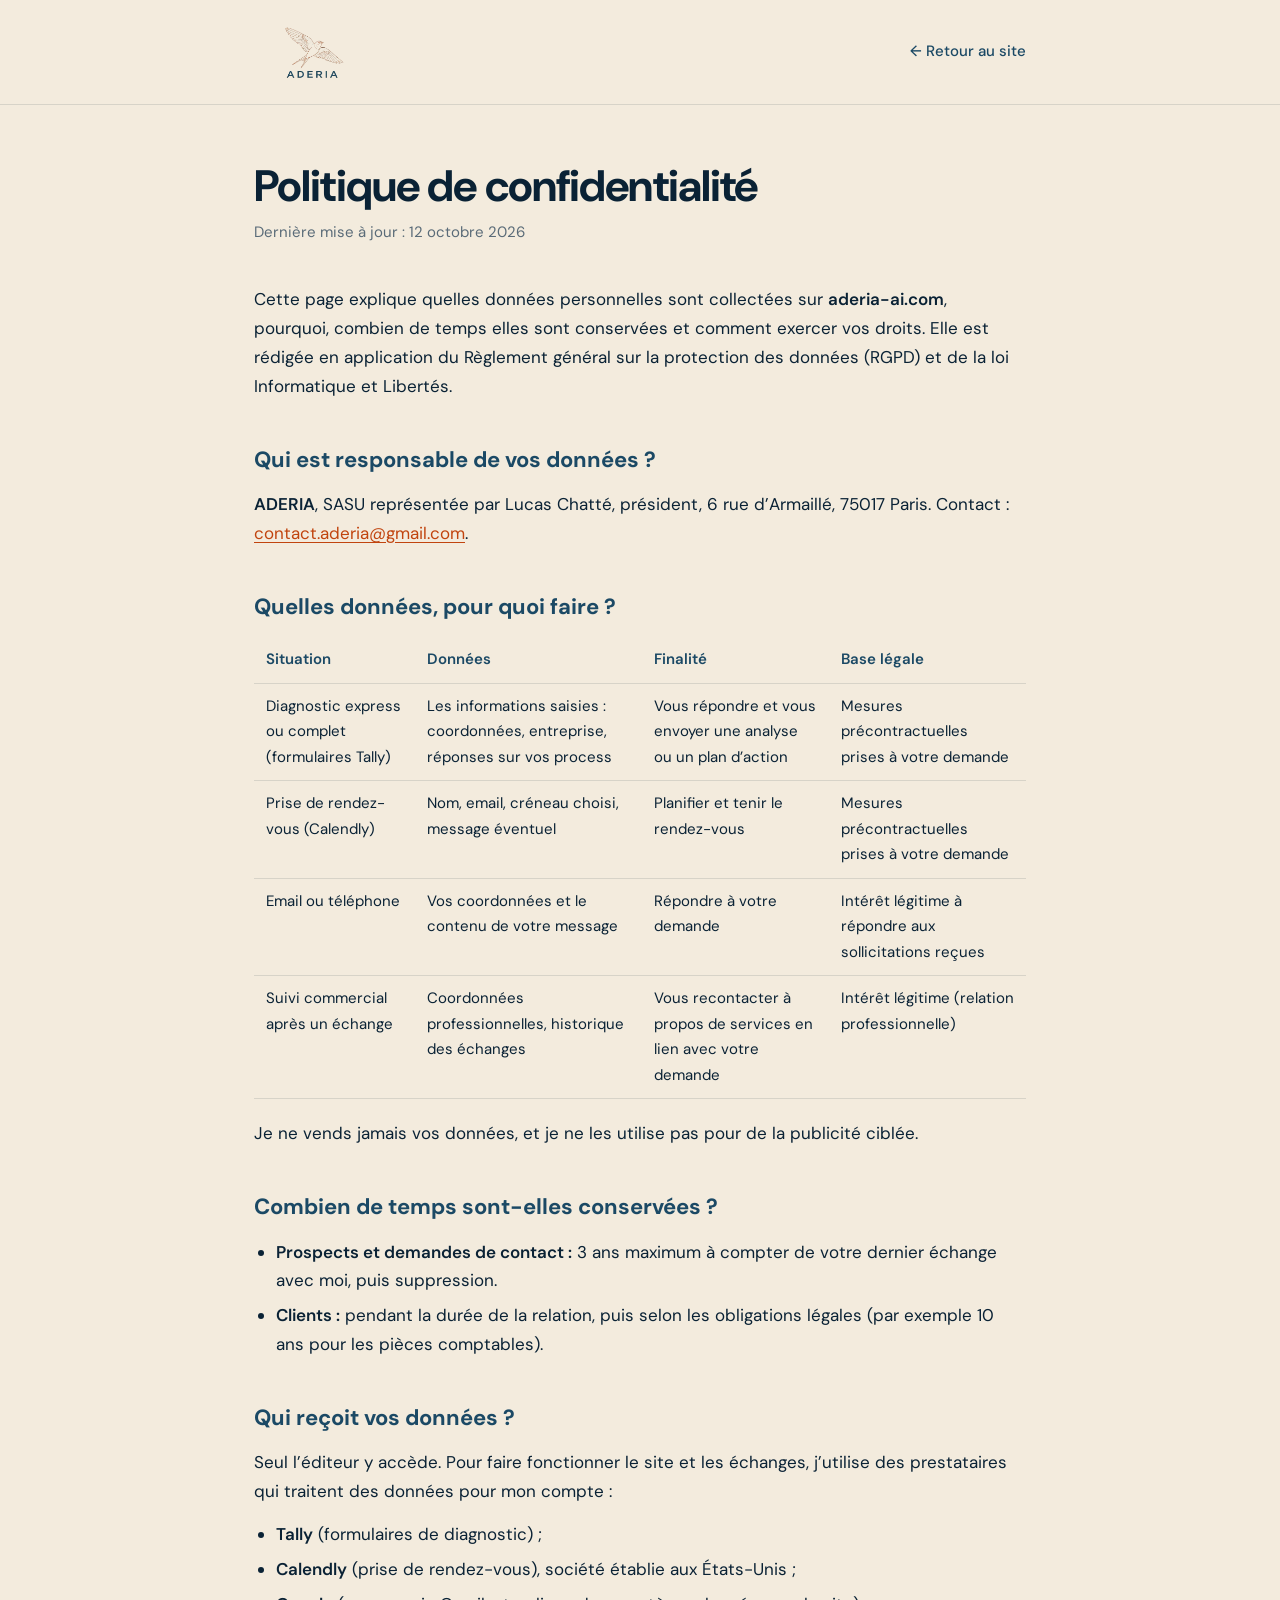
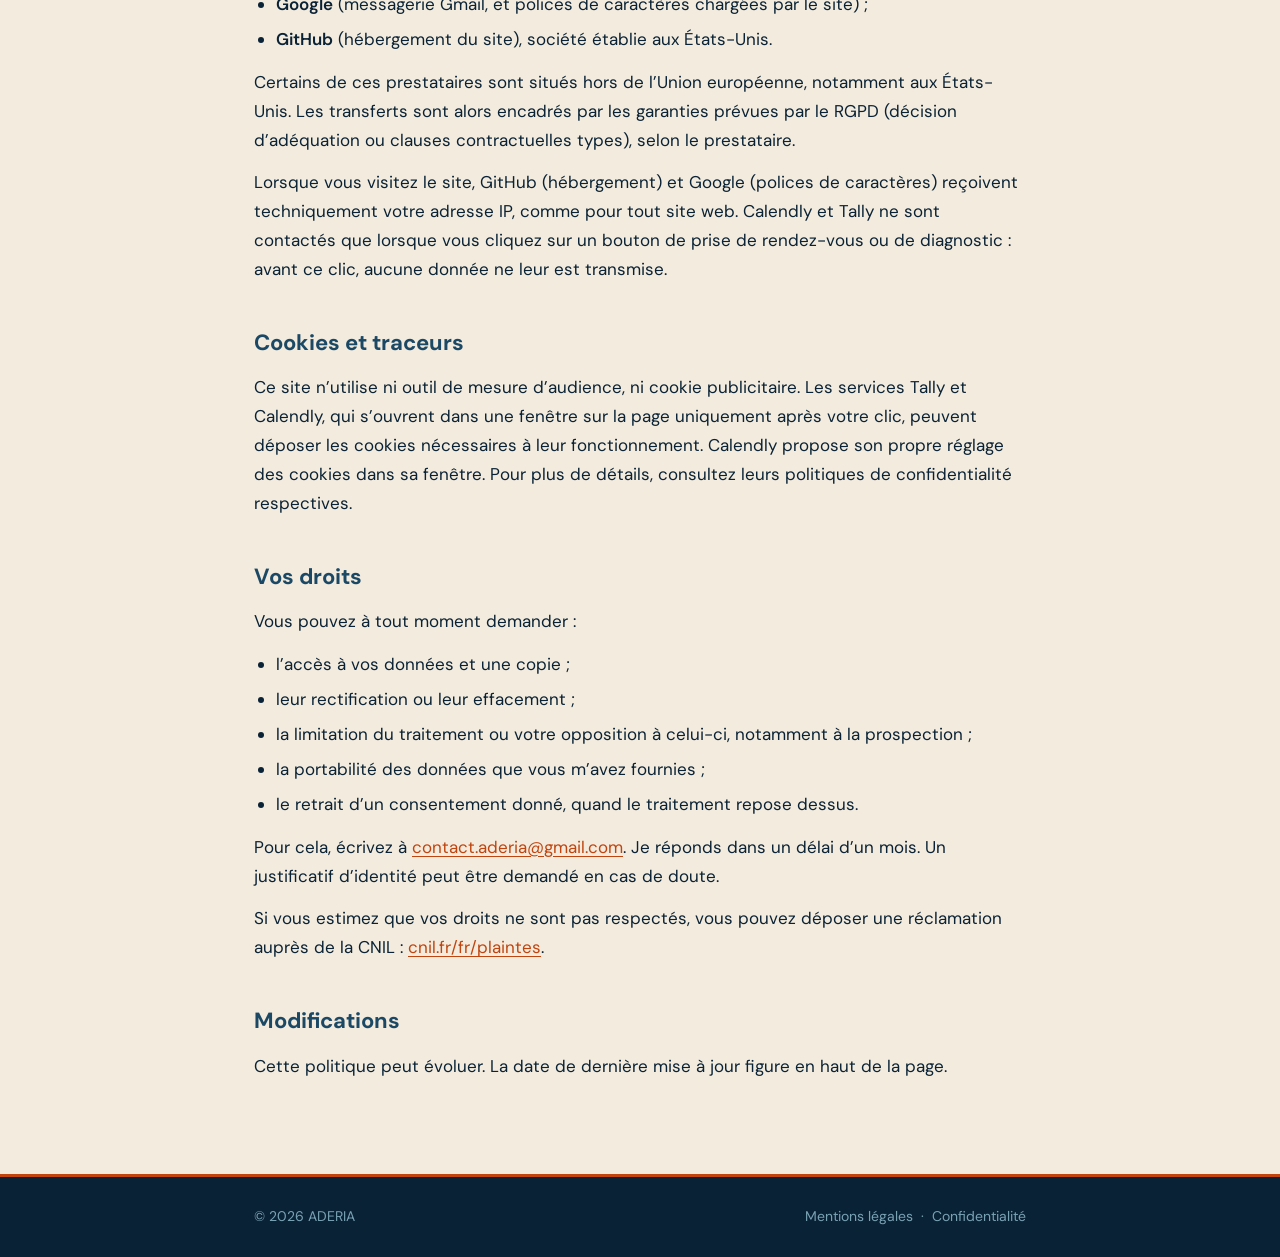
<file: confidentialite.html>
<!DOCTYPE html>
<html lang="fr">
<head>
<meta charset="UTF-8">
<meta name="viewport" content="width=device-width, initial-scale=1.0">
<title>Politique de confidentialité — ADERIA</title>
<meta name="description" content="Politique de confidentialité du site aderia-ai.com : données collectées, finalités, durées de conservation et vos droits.">
<link rel="icon" href="/favicon.ico" sizes="48x48">
<link rel="icon" type="image/png" href="/icon-192.png" sizes="192x192">
<link rel="apple-touch-icon" href="/apple-touch-icon.png">
<link rel="preconnect" href="https://fonts.googleapis.com/">
<link rel="preconnect" href="https://fonts.gstatic.com/" crossorigin>
<link rel="stylesheet" href="https://fonts.googleapis.com/css2?family=DM+Sans:wght@400;500;600;700&display=swap">
<link rel="stylesheet" href="legal.css">
</head>
<body>

<header class="legal-header">
  <div class="container">
    <a href="/" class="logo" aria-label="ADERIA, retour à l'accueil">
      <img src="logo_aderia.png" alt="ADERIA">
    </a>
    <a href="/" class="back-link">← Retour au site</a>
  </div>
</header>

<main>
  <div class="container">
    <h1>Politique de confidentialité</h1>
    <p class="updated">Dernière mise à jour : 12 octobre 2026</p>

    <p>Cette page explique quelles données personnelles sont collectées sur <strong>aderia-ai.com</strong>, pourquoi, combien de temps elles sont conservées et comment exercer vos droits. Elle est rédigée en application du Règlement général sur la protection des données (RGPD) et de la loi Informatique et Libertés.</p>

    <h2>Qui est responsable de vos données ?</h2>
    <p><strong>ADERIA</strong>, SASU représentée par Lucas Chatté, président, 6 rue d’Armaillé, 75017 Paris. Contact : <a href="mailto:contact.aderia@gmail.com">contact.aderia@gmail.com</a>.</p>

    <h2>Quelles données, pour quoi faire ?</h2>
    <table>
      <thead>
        <tr><th>Situation</th><th>Données</th><th>Finalité</th><th>Base légale</th></tr>
      </thead>
      <tbody>
        <tr>
          <td>Diagnostic express ou complet (formulaires Tally)</td>
          <td>Les informations saisies : coordonnées, entreprise, réponses sur vos process</td>
          <td>Vous répondre et vous envoyer une analyse ou un plan d’action</td>
          <td>Mesures précontractuelles prises à votre demande</td>
        </tr>
        <tr>
          <td>Prise de rendez-vous (Calendly)</td>
          <td>Nom, email, créneau choisi, message éventuel</td>
          <td>Planifier et tenir le rendez-vous</td>
          <td>Mesures précontractuelles prises à votre demande</td>
        </tr>
        <tr>
          <td>Email ou téléphone</td>
          <td>Vos coordonnées et le contenu de votre message</td>
          <td>Répondre à votre demande</td>
          <td>Intérêt légitime à répondre aux sollicitations reçues</td>
        </tr>
        <tr>
          <td>Suivi commercial après un échange</td>
          <td>Coordonnées professionnelles, historique des échanges</td>
          <td>Vous recontacter à propos de services en lien avec votre demande</td>
          <td>Intérêt légitime (relation professionnelle)</td>
        </tr>
      </tbody>
    </table>
    <p>Je ne vends jamais vos données, et je ne les utilise pas pour de la publicité ciblée.</p>

    <h2>Combien de temps sont-elles conservées ?</h2>
    <ul>
      <li><strong>Prospects et demandes de contact :</strong> 3 ans maximum à compter de votre dernier échange avec moi, puis suppression.</li>
      <li><strong>Clients :</strong> pendant la durée de la relation, puis selon les obligations légales (par exemple 10 ans pour les pièces comptables).</li>
    </ul>

    <h2>Qui reçoit vos données ?</h2>
    <p>Seul l’éditeur y accède. Pour faire fonctionner le site et les échanges, j’utilise des prestataires qui traitent des données pour mon compte :</p>
    <ul>
      <li><strong>Tally</strong> (formulaires de diagnostic) ;</li>
      <li><strong>Calendly</strong> (prise de rendez-vous), société établie aux États-Unis ;</li>
      <li><strong>Google</strong> (messagerie Gmail, et polices de caractères chargées par le site) ;</li>
      <li><strong>GitHub</strong> (hébergement du site), société établie aux États-Unis.</li>
    </ul>
    <p>Certains de ces prestataires sont situés hors de l’Union européenne, notamment aux États-Unis. Les transferts sont alors encadrés par les garanties prévues par le RGPD (décision d’adéquation ou clauses contractuelles types), selon le prestataire.</p>
    <p>Lorsque vous visitez le site, GitHub (hébergement) et Google (polices de caractères) reçoivent techniquement votre adresse IP, comme pour tout site web. Calendly et Tally ne sont contactés que lorsque vous cliquez sur un bouton de prise de rendez-vous ou de diagnostic : avant ce clic, aucune donnée ne leur est transmise.</p>

    <h2>Cookies et traceurs</h2>
    <p>Ce site n’utilise ni outil de mesure d’audience, ni cookie publicitaire. Les services Tally et Calendly, qui s’ouvrent dans une fenêtre sur la page uniquement après votre clic, peuvent déposer les cookies nécessaires à leur fonctionnement. Calendly propose son propre réglage des cookies dans sa fenêtre. Pour plus de détails, consultez leurs politiques de confidentialité respectives.</p>

    <h2>Vos droits</h2>
    <p>Vous pouvez à tout moment demander :</p>
    <ul>
      <li>l’accès à vos données et une copie ;</li>
      <li>leur rectification ou leur effacement ;</li>
      <li>la limitation du traitement ou votre opposition à celui-ci, notamment à la prospection ;</li>
      <li>la portabilité des données que vous m’avez fournies ;</li>
      <li>le retrait d’un consentement donné, quand le traitement repose dessus.</li>
    </ul>
    <p>Pour cela, écrivez à <a href="mailto:contact.aderia@gmail.com">contact.aderia@gmail.com</a>. Je réponds dans un délai d’un mois. Un justificatif d’identité peut être demandé en cas de doute.</p>
    <p>Si vous estimez que vos droits ne sont pas respectés, vous pouvez déposer une réclamation auprès de la CNIL : <a href="https://www.cnil.fr/fr/plaintes" target="_blank" rel="noopener noreferrer">cnil.fr/fr/plaintes</a>.</p>

    <h2>Modifications</h2>
    <p>Cette politique peut évoluer. La date de dernière mise à jour figure en haut de la page.</p>
  </div>
</main>

<footer class="legal-footer">
  <div class="container">
    <div>© 2026 ADERIA</div>
    <div><a href="mentions-legales.html">Mentions légales</a> &nbsp;·&nbsp; <a href="confidentialite.html">Confidentialité</a></div>
  </div>
</footer>

</body>
</html>
</file>
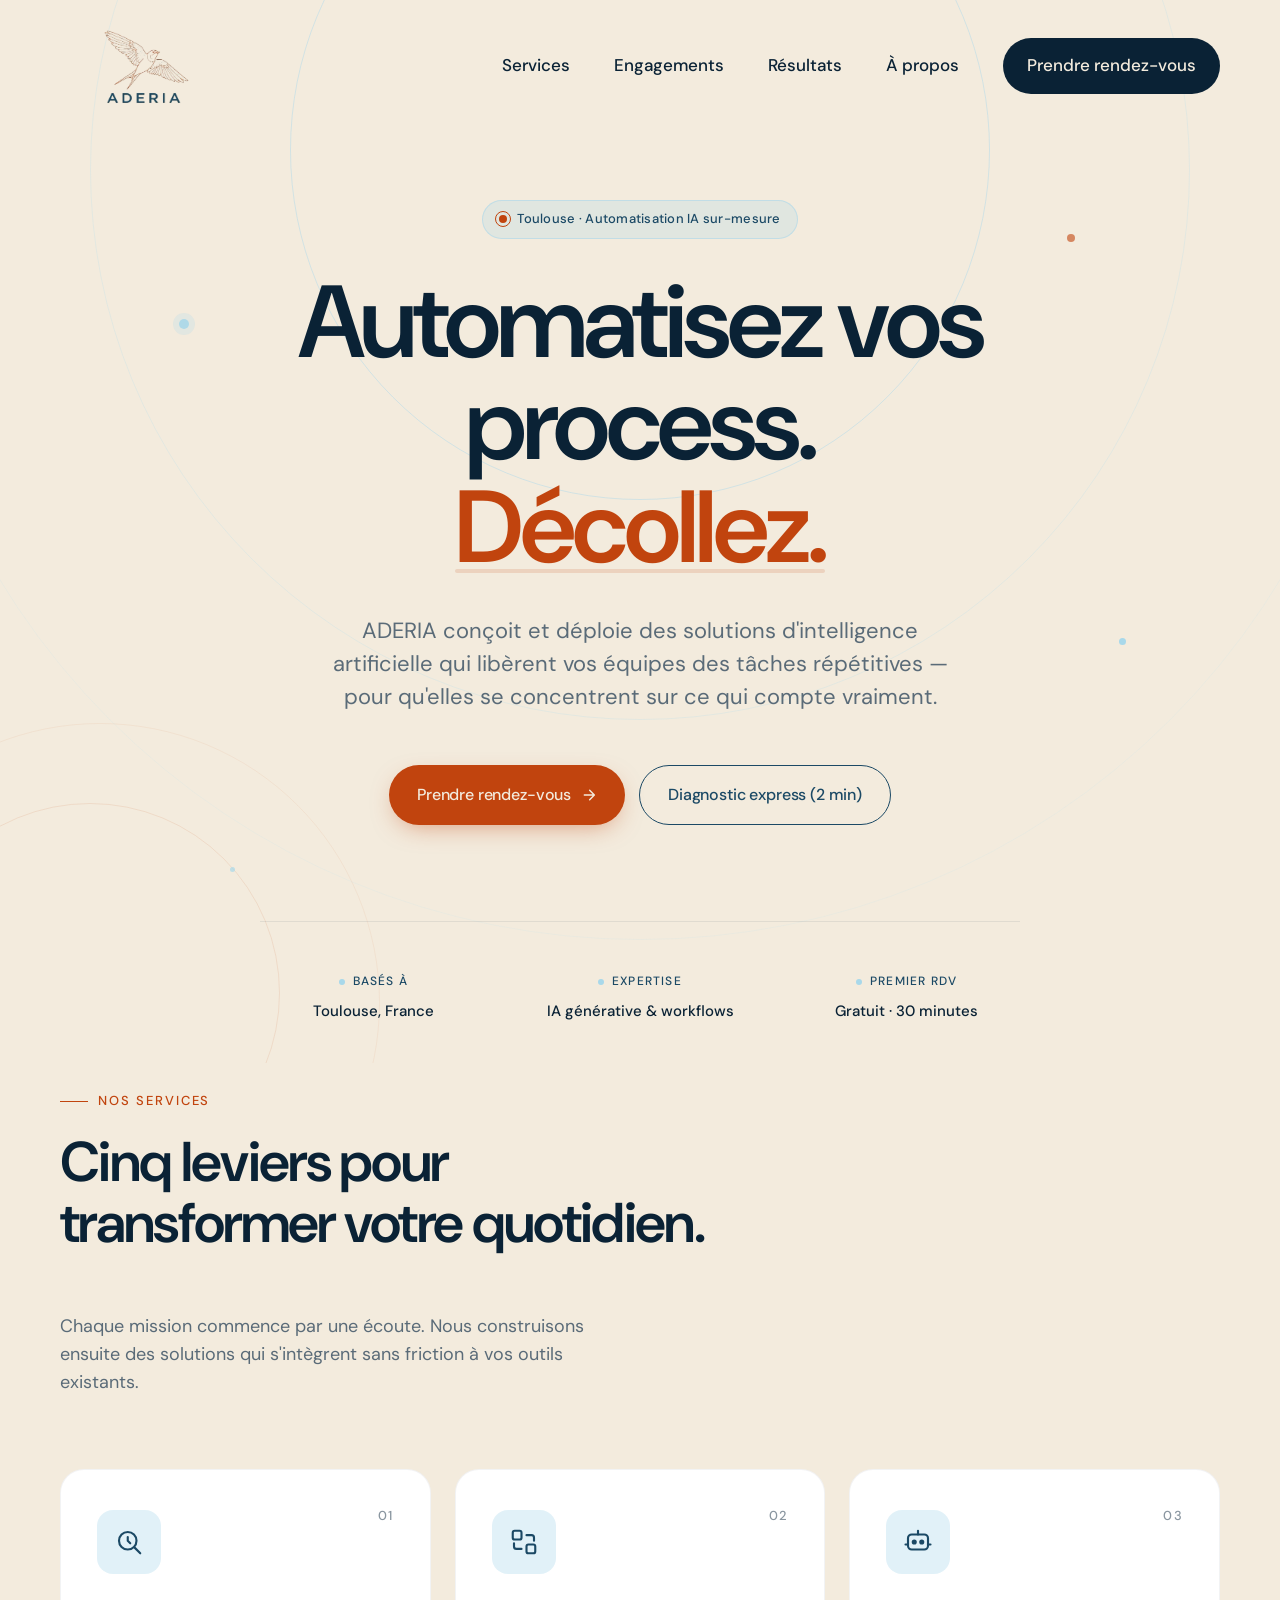
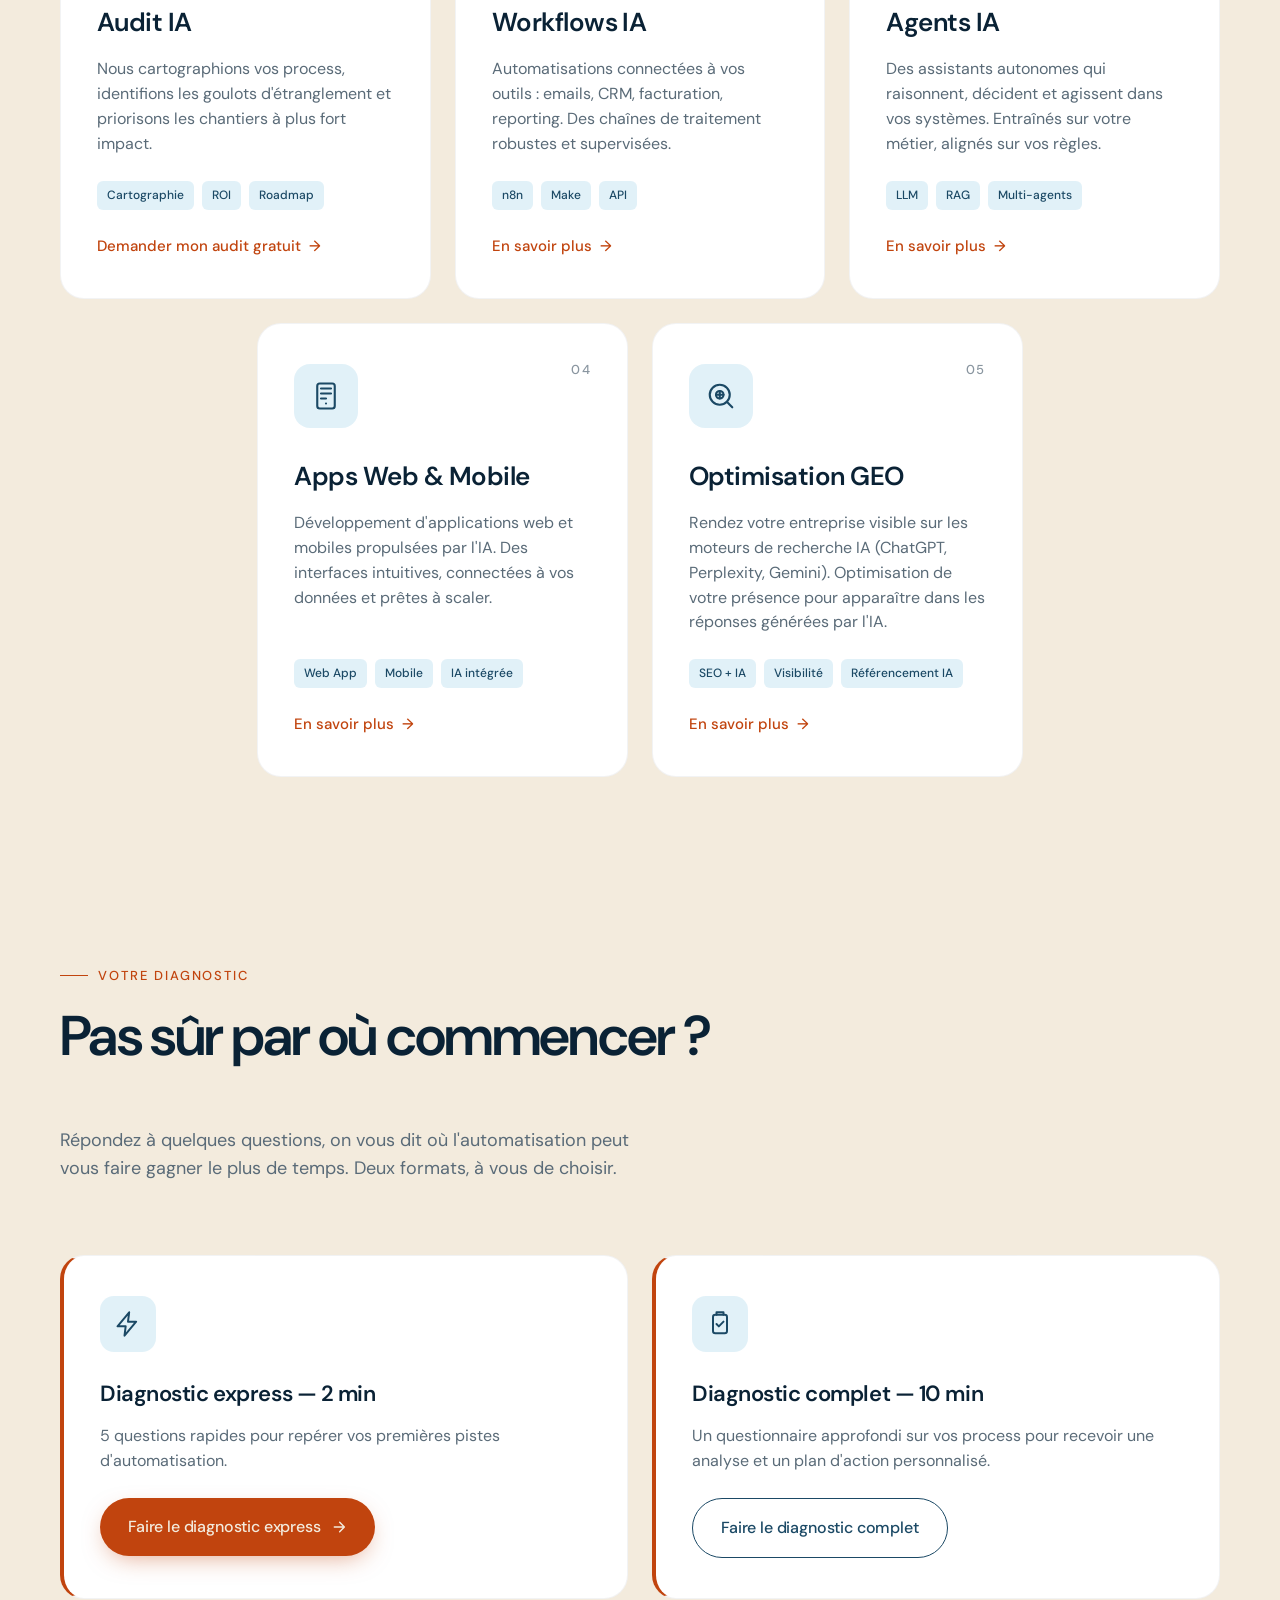
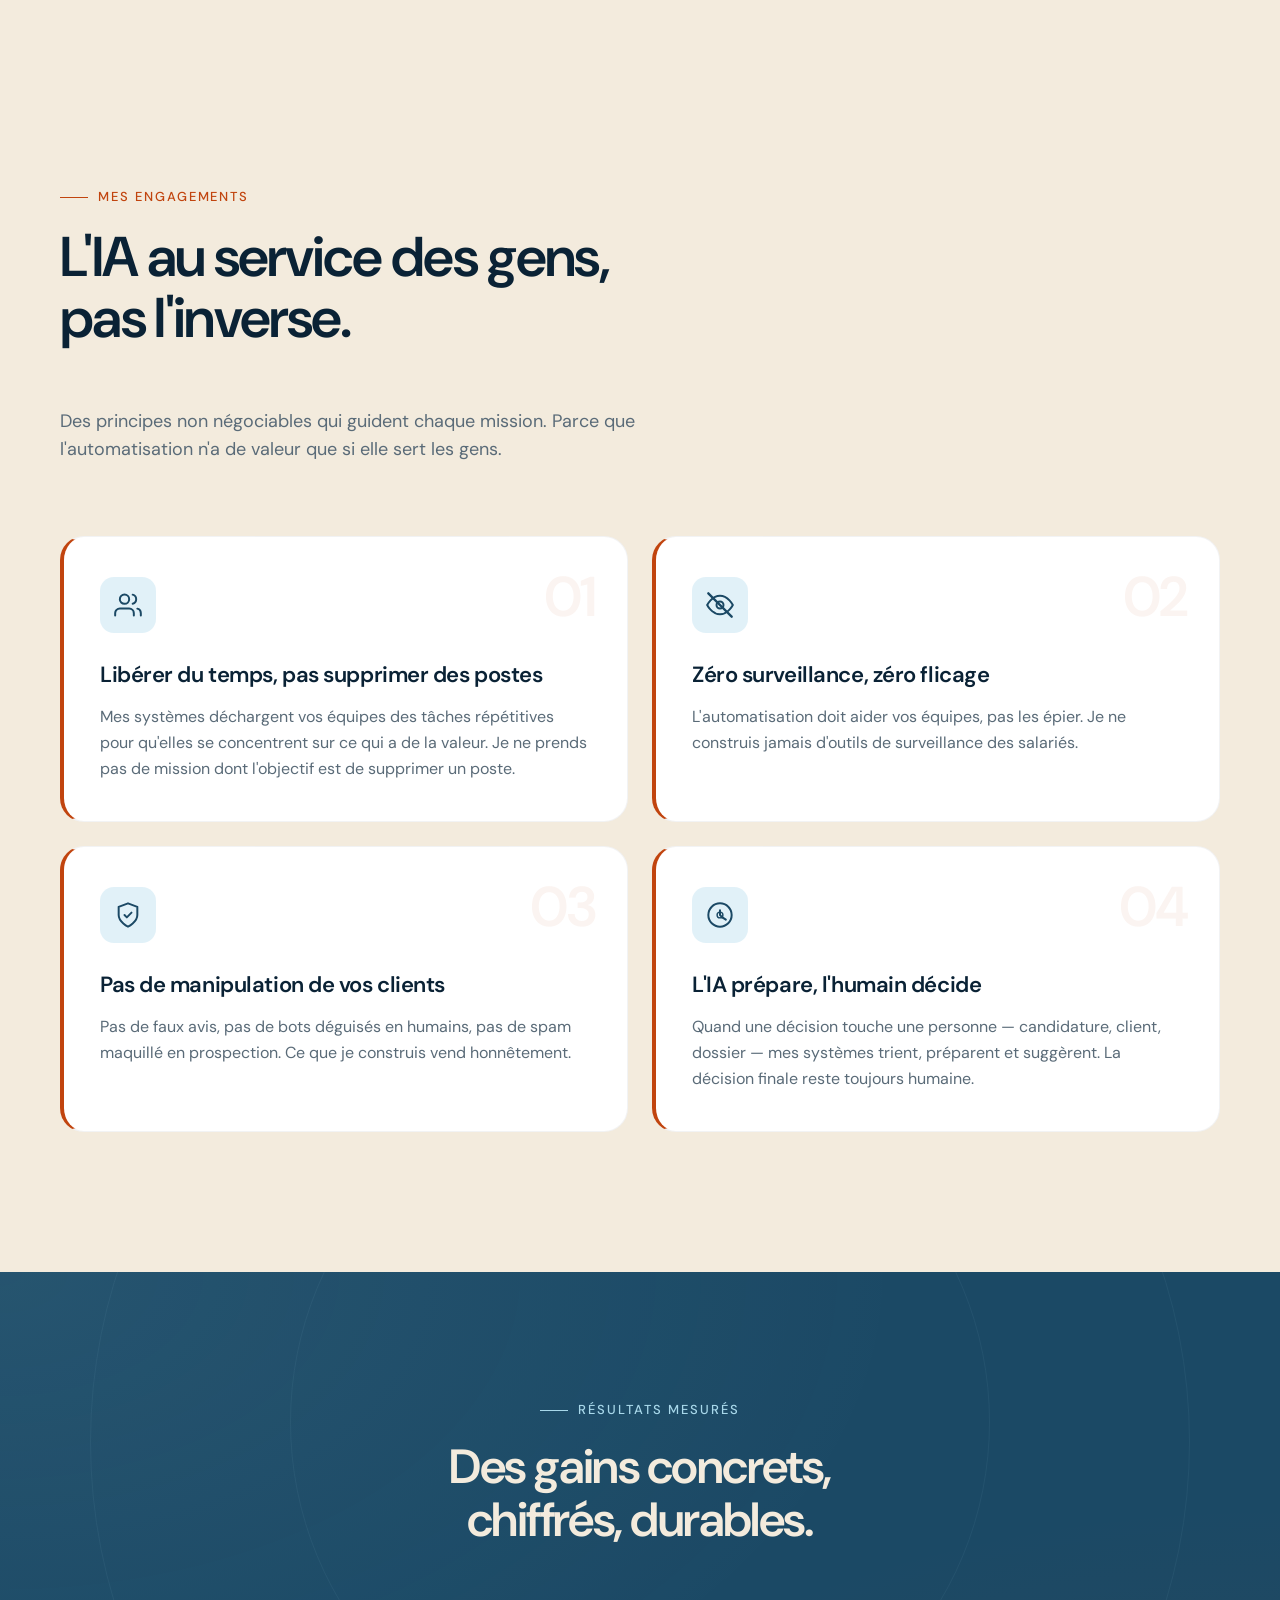
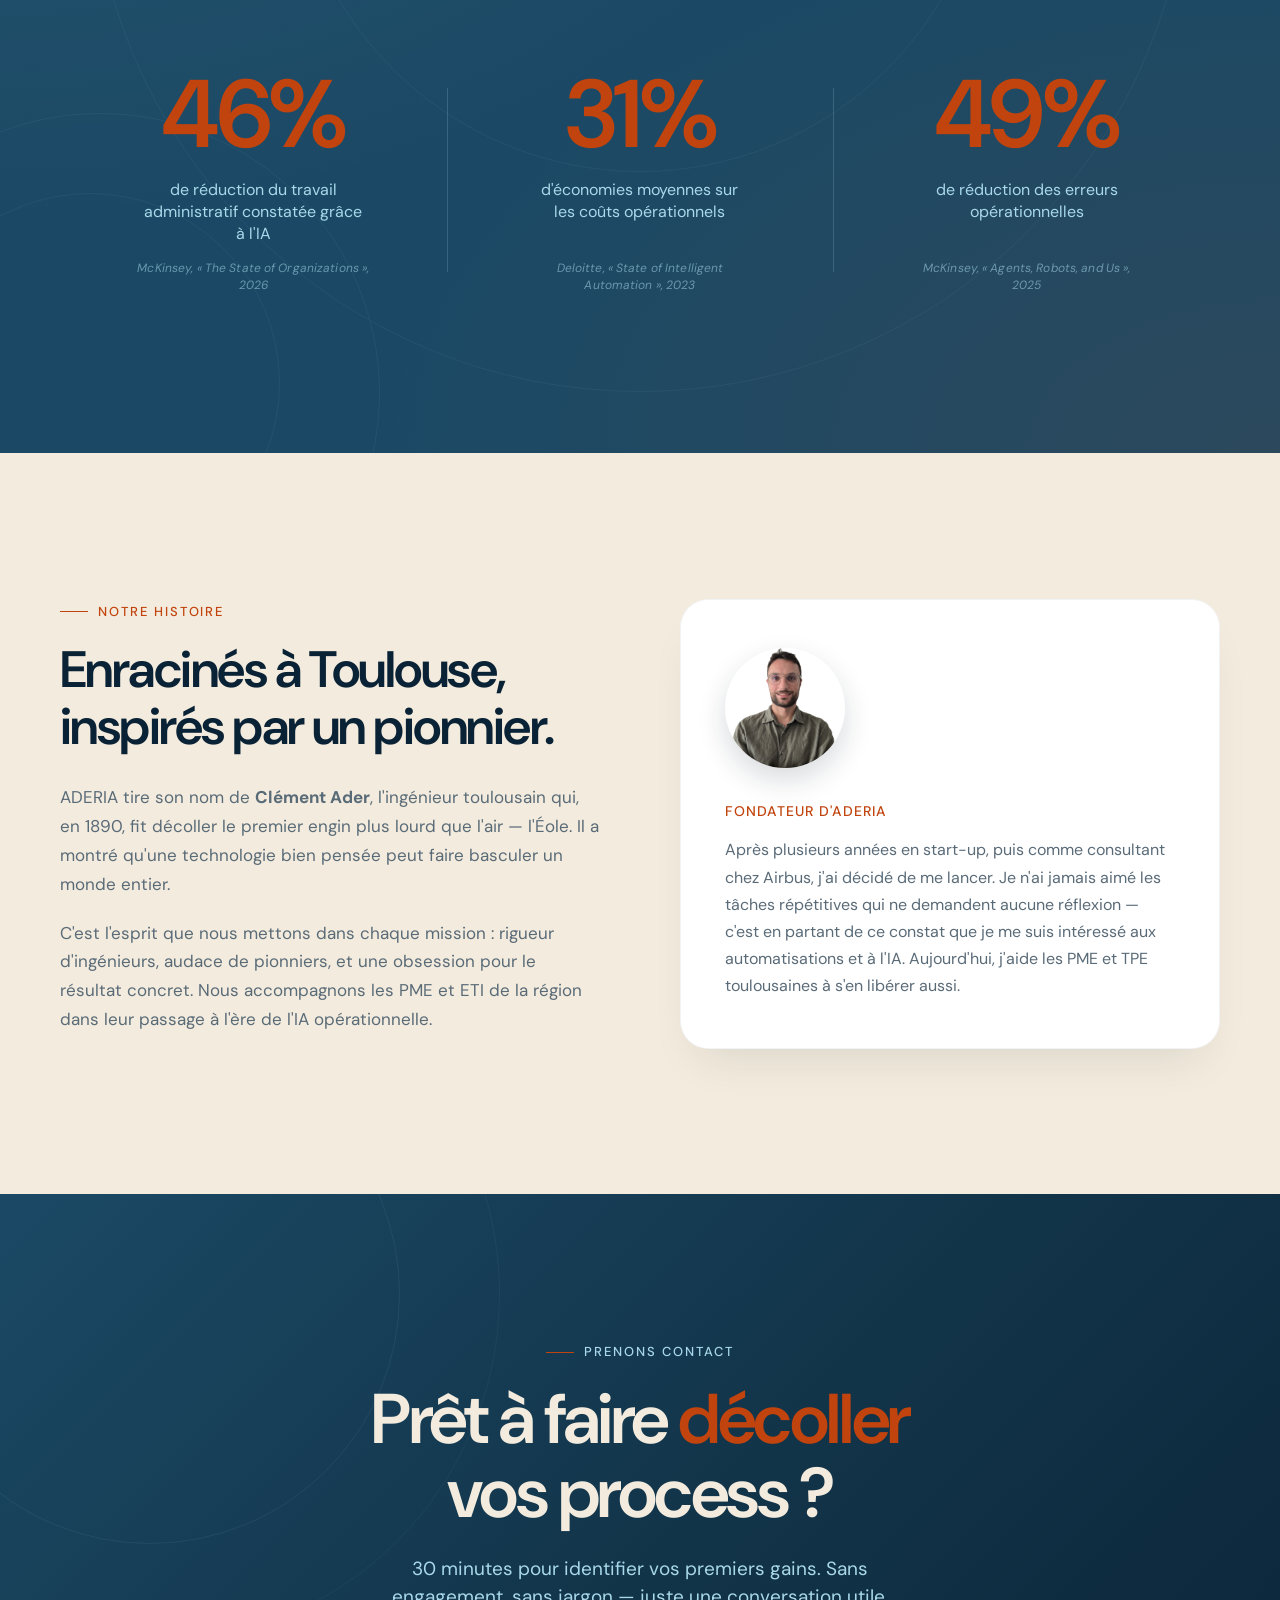
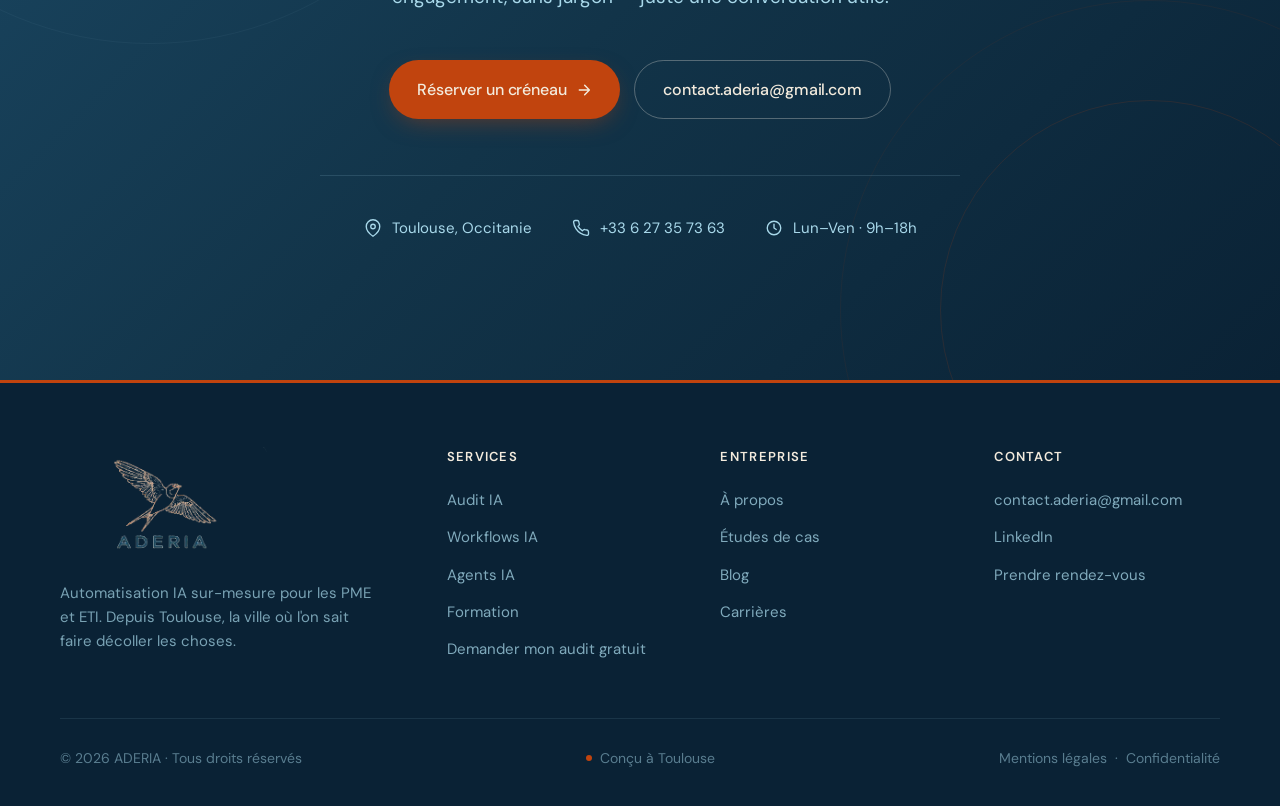
<file: inde.html>
<!DOCTYPE html>
<html lang="fr"><head><meta http-equiv="Content-Type" content="text/html; charset=UTF-8">

<meta name="viewport" content="width=device-width, initial-scale=1.0">
<title>ADERIA — Automatisation IA à Toulouse</title>
<link rel="preconnect" href="https://fonts.googleapis.com/">
<link rel="preconnect" href="https://fonts.gstatic.com/" crossorigin="">
<link rel="stylesheet" href="https://fonts.googleapis.com/css2?family=DM+Sans:wght@400;500;600;700;800&display=swap">
<!-- Calendly widget -->
<link href="https://assets.calendly.com/assets/external/widget.css" rel="stylesheet">
<script src="https://assets.calendly.com/assets/external/widget.js" async=""></script>
<!-- Tally popup widget -->
<script src="https://tally.so/widgets/embed.js"></script><style>@keyframes _spin_evhv6_1{0%{transform:rotate(0)}to{transform:rotate(360deg)}}@keyframes _wave_evhv6_1{0%{transform:rotate(0)}50%{transform:rotate(20deg)}to{transform:rotate(0)}}@keyframes _heartBeat_evhv6_1{0%{transform:scale(1)}50%{transform:scale(1.08)}to{transform:scale(1)}}@keyframes _flash_evhv6_1{0%,50%,to{opacity:1}25%,75%{opacity:.2}}@keyframes _bounce_evhv6_1{0%,20%,53%,to{transform:translate(0,0)}40%,43%{transform:translateY(-30px)scaleY(1.1)}70%{transform:translateY(-15px)scaleY(1.05)}80%{transform:translate(0,0)scaleY(.95)}90%{transform:translateY(-4px)scaleY(1.02)}}@keyframes _rubberBand_evhv6_1{0%{transform:scale(1)}30%{transform:scale(1.25,.75)}40%{transform:scale(.75,1.25)}50%{transform:scale(1.15,.85)}65%{transform:scale(.95,1.05)}75%{transform:scale(1.05,.95)}to{transform:scale(1)}}@keyframes _headShake_evhv6_1{0%{transform:translate(0)}6.5%{transform:translate(-6px)rotateY(-9deg)}18.5%{transform:translate(5px)rotateY(7deg)}31.5%{transform:translate(-3px)rotateY(-5deg)}43.5%{transform:translate(2px)rotateY(3deg)}50%{transform:translate(0)}}@keyframes _tada_evhv6_1{0%{transform:scale(1)}10%,20%{transform:scale3d(.9,.9,.9)rotate(-3deg)}30%,50%,70%,90%{transform:scale3d(1.1,1.1,1.1)rotate(3deg)}40%,60%,80%{transform:scale3d(1.1,1.1,1.1)rotate(-3deg)}to{transform:scale(1)}}._overlay_evhv6_157{z-index:1000000006;background-color:#0f0f0f99;justify-content:center;align-items:center;display:flex;position:fixed;inset:0}._layoutDefault_evhv6_170{z-index:2147483000;opacity:0;background-color:#0000;border-radius:5px;width:auto;max-width:95vw;height:auto;display:flex;position:fixed;bottom:20px;right:20px;box-shadow:0 0 0 1px #0f0f0f0d,0 3px 6px #0f0f0f1a,0 9px 24px #0f0f0f33}._layoutModal_evhv6_186{z-index:2147483000;opacity:0;background-color:#0000;border-radius:5px;width:700px;max-width:95vw;height:auto;display:flex;position:relative;box-shadow:0 0 0 1px #0f0f0f0d,0 3px 6px #0f0f0f1a,0 9px 24px #0f0f0f33}._popupContainer_evhv6_200{border-radius:5px;width:100%;display:flex;overflow-y:auto}._popupContainer_evhv6_200 iframe{border-radius:5px;max-height:95vh}._loadingIndicator_evhv6_212{z-index:2147483000;color:#444;background-color:#f5f5f5;border-radius:50%;justify-content:center;align-items:center;width:50px;height:50px;display:inline-flex;position:absolute}._loadingIndicatorNoOverlay_evhv6_225{position:fixed;bottom:10px;right:10px}._loadingIndicator_evhv6_212 svg{width:20px;height:20px;animation:1.618s linear infinite _spin_evhv6_1}._emoji_evhv6_237{font-size:42px;line-height:1;display:inline-block;position:absolute;top:-21px;left:-21px}._animate__wave_evhv6_246{animation:1s ease-in-out 20 _wave_evhv6_1}._animate__heart-beat_evhv6_250{animation:1.3s ease-in-out 20 _heartBeat_evhv6_1}._animate__flash_evhv6_254{animation:2.5s 20 _flash_evhv6_1}._animate__bounce_evhv6_258{transform-origin:bottom;animation:1.5s 20 _bounce_evhv6_1}._animate__rubber-band_evhv6_263{animation:1.5s 20 _rubberBand_evhv6_1}._animate__head-shake_evhv6_267{animation:1.5s ease-in-out 20 _headShake_evhv6_1}._animate__tada_evhv6_271{animation:1.5s 20 _tada_evhv6_1}._animate__spin_evhv6_275{animation:1.618s linear 20 _spin_evhv6_1}@media (height<=1000px){._popupContainer_evhv6_200 iframe{max-height:85vh}}@media (width<=576px){._popupContainer_evhv6_200 iframe{max-height:70vh}._layoutDefault_evhv6_170,._layoutModal_evhv6_186{max-width:calc(100% - 40px)}}
/*$vite$:1*/</style>
<style>
  :root {
    --cream: #F3EBDD;
    --cream-warm: #EFE4D4;
    --terracotta: #C1440E;
    --terracotta-dark: #A03808;
    --navy: #1B4965;
    --navy-deep: #123449;
    --navy-black: #0A2235;
    --sky: #A8D8EA;
    --ink: #0A2235;
    --slate: #5A6B78;
    --muted: #8A96A0;
    --line: rgba(10, 34, 53, 0.08);
  }

  * { box-sizing: border-box; margin: 0; padding: 0; }

  html { scroll-behavior: smooth; }

  body {
    font-family: 'DM Sans', sans-serif;
    background: var(--cream);
    color: var(--ink);
    font-size: 17px;
    line-height: 1.6;
    -webkit-font-smoothing: antialiased;
    -moz-osx-font-smoothing: grayscale;
    overflow-x: hidden;
  }

  .container {
    max-width: 1240px;
    margin: 0 auto;
    padding: 0 40px;
  }

  /* ===== NAV ===== */
  .nav {
    position: fixed;
    top: 0; left: 0; right: 0;
    z-index: 100;
    padding: 20px 0;
    transition: all 0.3s ease;
    background: rgba(243, 235, 221, 0);
    backdrop-filter: blur(0px);
  }
  .nav.scrolled {
    background: rgba(243, 235, 221, 0.85);
    backdrop-filter: blur(16px);
    padding: 14px 0;
    border-bottom: 1px solid var(--line);
  }
  .nav-inner {
    display: flex;
    align-items: center;
    justify-content: space-between;
    gap: 24px;
  }
  .nav-links { }
  .logo {
    display: inline-flex;
    align-items: center;
    text-decoration: none;
    line-height: 0;
  }
  .logo img {
    height: 92px;
    width: auto;
    display: block;
    transition: transform 0.3s ease;
  }
  .logo:hover img { transform: translateY(-1px); }
  .nav.scrolled .logo img { height: 72px; }
  .footer-brand .logo img {
    height: 112px;
  }
  .nav-links {
    display: flex;
    gap: 44px;
    align-items: center;
  }
  .nav-links a {
    color: var(--ink);
    text-decoration: none;
    font-size: 17px;
    font-weight: 500;
    transition: color 0.2s;
  }
  .nav-links a:hover { color: var(--terracotta); }
  .nav-cta {
    padding: 14px 24px;
    background: var(--ink);
    color: var(--cream) !important;
    border-radius: 100px;
    font-size: 16px;
    transition: all 0.2s;
  }
  .nav-cta:hover {
    background: var(--terracotta) !important;
    transform: translateY(-1px);
  }

  /* ===== BUTTONS ===== */
  .btn {
    display: inline-flex;
    align-items: center;
    gap: 10px;
    padding: 16px 28px;
    border-radius: 100px;
    font-family: inherit;
    font-size: 16px;
    font-weight: 500;
    text-decoration: none;
    cursor: pointer;
    border: none;
    transition: all 0.25s cubic-bezier(0.4, 0, 0.2, 1);
    letter-spacing: -0.01em;
  }
  .btn-primary {
    background: var(--terracotta);
    color: var(--cream);
    box-shadow: 0 8px 24px -8px rgba(193, 68, 14, 0.5);
  }
  .btn-primary:hover {
    background: var(--terracotta-dark);
    transform: translateY(-2px);
    box-shadow: 0 12px 28px -8px rgba(193, 68, 14, 0.55);
  }
  .btn-outline {
    background: transparent;
    color: var(--navy);
    border: 1.5px solid var(--navy);
  }
  .btn-outline:hover {
    background: var(--navy);
    color: var(--cream);
    transform: translateY(-2px);
  }
  .btn .arrow {
    transition: transform 0.25s;
  }
  .btn:hover .arrow { transform: translateX(3px); }

  /* ===== HERO ===== */
  .hero {
    position: relative;
    padding: 200px 0 40px;
    overflow: hidden;
  }
  .hero-bg {
    position: absolute;
    inset: 0;
    pointer-events: none;
    overflow: hidden;
  }
  .circle {
    position: absolute;
    border-radius: 50%;
    border: 1px solid var(--navy);
    opacity: 0.08;
  }
  .circle.c1 { width: 700px; height: 700px; top: -200px; right: 50%; transform: translateX(50%); border-color: var(--sky); opacity: 0.45; }
  .circle.c2 { width: 1100px; height: 1100px; top: -380px; right: 50%; transform: translateX(50%); border-color: var(--sky); opacity: 0.22; }
  .circle.c3 { width: 1500px; height: 1500px; top: -560px; right: 50%; transform: translateX(50%); border-color: var(--sky); opacity: 0.12; }
  .circle.c4 { width: 380px; height: 380px; bottom: -120px; left: -100px; border-color: var(--terracotta); opacity: 0.1; }
  .circle.c5 { width: 560px; height: 560px; bottom: -220px; left: -180px; border-color: var(--terracotta); opacity: 0.06; }

  .dot {
    position: absolute;
    width: 8px; height: 8px;
    border-radius: 50%;
    background: var(--terracotta);
  }
  .dot.d1 { top: 22%; right: 16%; opacity: 0.6; }
  .dot.d2 { top: 30%; left: 14%; background: var(--sky); opacity: 0.9; width: 10px; height: 10px; box-shadow: 0 0 0 6px rgba(168, 216, 234, 0.25); }
  .dot.d3 { top: 60%; right: 12%; background: var(--sky); opacity: 1; width: 7px; height: 7px; }
  .dot.d4 { bottom: 18%; left: 18%; background: var(--sky); opacity: 0.7; width: 5px; height: 5px; }

  .hero-inner {
    position: relative;
    max-width: 980px;
    margin: 0 auto;
    text-align: center;
  }
  .hero-tag {
    display: inline-flex;
    align-items: center;
    gap: 10px;
    padding: 8px 16px;
    background: rgba(168, 216, 234, 0.25);
    border: 1px solid rgba(168, 216, 234, 0.55);
    border-radius: 100px;
    font-size: 13px;
    font-weight: 500;
    color: var(--navy);
    margin-bottom: 32px;
    letter-spacing: 0.02em;
  }
  .hero-tag .pulse {
    width: 8px; height: 8px;
    border-radius: 50%;
    background: var(--terracotta);
    position: relative;
  }
  .hero-tag .pulse::after {
    content: '';
    position: absolute;
    inset: -4px;
    border-radius: 50%;
    border: 1.5px solid var(--terracotta);
    animation: pulse 2s ease-out infinite;
  }
  @keyframes pulse {
    0% { transform: scale(0.8); opacity: 1; }
    100% { transform: scale(1.8); opacity: 0; }
  }

  .hero h1 {
    font-size: clamp(56px, 8vw, 116px);
    font-weight: 600;
    line-height: 1.0;
    letter-spacing: -0.04em;
    margin-bottom: 36px;
    color: var(--ink);
    text-wrap: balance;
  }
  .hero h1 .accent {
    color: var(--terracotta);
    display: inline-block;
    position: relative;
  }
  .hero h1 .accent::after {
    content: '';
    position: absolute;
    bottom: 0.05em;
    left: 0; right: 0;
    height: 4px;
    background: var(--terracotta);
    opacity: 0.15;
    border-radius: 4px;
  }
  .hero-sub {
    font-size: 22px;
    line-height: 1.5;
    color: var(--slate);
    max-width: 640px;
    margin: 0 auto 52px;
    font-weight: 400;
    text-wrap: pretty;
  }
  .hero-cta {
    display: flex;
    gap: 14px;
    flex-wrap: wrap;
    justify-content: center;
  }
  .hero-meta {
    display: flex;
    gap: 40px;
    margin: 96px auto 0;
    padding-top: 44px;
    border-top: 1px solid var(--line);
    max-width: 760px;
    justify-content: center;
  }
  .hero-meta-item {
    flex: 1;
    text-align: center;
  }
  .hero-meta-label {
    font-size: 12px;
    font-weight: 500;
    color: var(--navy);
    text-transform: uppercase;
    letter-spacing: 0.1em;
    margin-bottom: 8px;
    display: inline-flex;
    align-items: center;
    gap: 8px;
    justify-content: center;
  }
  .hero-meta-label::before {
    content: '';
    width: 6px; height: 6px;
    border-radius: 50%;
    background: var(--sky);
  }
  .hero-meta-val {
    font-size: 15px;
    font-weight: 500;
    color: var(--ink);
  }

  /* ===== SECTION HEADINGS ===== */
  .section {
    padding: 140px 0;
    position: relative;
  }
  .eyebrow {
    display: inline-flex;
    align-items: center;
    gap: 10px;
    font-size: 13px;
    font-weight: 500;
    color: var(--terracotta);
    text-transform: uppercase;
    letter-spacing: 0.15em;
    margin-bottom: 20px;
  }
  .eyebrow::before {
    content: '';
    width: 28px; height: 1px;
    background: var(--terracotta);
  }
  .section-title {
    font-size: clamp(36px, 4.5vw, 56px);
    font-weight: 600;
    line-height: 1.08;
    letter-spacing: -0.03em;
    margin-bottom: 20px;
    color: var(--ink);
    max-width: 760px;
    text-wrap: balance;
  }
  .section-sub {
    font-size: 18px;
    color: var(--slate);
    max-width: 580px;
    line-height: 1.55;
  }
  .section-head {
    display: flex;
    justify-content: space-between;
    align-items: flex-end;
    margin-bottom: 72px;
    gap: 40px;
    flex-wrap: wrap;
  }

  /* ===== SERVICES ===== */
  .services-grid {
    display: flex;
    flex-wrap: wrap;
    gap: 24px;
    justify-content: center;
  }
  .service-card {
    width: calc(33.333% - 16px);
    flex-shrink: 0;
    background: #FFFFFF;
    border-radius: 24px;
    padding: 40px 36px;
    border: 1px solid rgba(10, 34, 53, 0.05);
    transition: all 0.35s cubic-bezier(0.4, 0, 0.2, 1);
    position: relative;
    overflow: hidden;
    display: flex;
    flex-direction: column;
    min-height: 420px;
  }
  .service-card:hover {
    transform: translateY(-6px);
    border-color: rgba(193, 68, 14, 0.2);
    box-shadow: 0 24px 48px -20px rgba(10, 34, 53, 0.12);
  }
  .service-card::before {
    content: '';
    position: absolute;
    top: 0; right: 0;
    width: 160px; height: 160px;
    background: radial-gradient(circle at top right, rgba(193, 68, 14, 0.06), transparent 70%);
    opacity: 0;
    transition: opacity 0.35s;
  }
  .service-card:hover::before { opacity: 1; }

  .service-icon {
    width: 64px; height: 64px;
    border-radius: 16px;
    background: rgba(168, 216, 234, 0.35);
    display: grid;
    place-items: center;
    margin-bottom: 28px;
    color: var(--navy);
    transition: all 0.35s;
  }
  .service-card:hover .service-icon {
    background: var(--terracotta);
    color: var(--cream);
    transform: rotate(-4deg) scale(1.05);
  }
  .service-icon svg { width: 30px; height: 30px; }

  .service-num {
    position: absolute;
    top: 36px; right: 36px;
    font-size: 13px;
    font-weight: 500;
    color: var(--muted);
    letter-spacing: 0.1em;
  }
  .service-title {
    font-size: 26px;
    font-weight: 600;
    letter-spacing: -0.02em;
    margin-bottom: 14px;
    color: var(--ink);
  }
  .service-desc {
    color: var(--slate);
    font-size: 16px;
    line-height: 1.55;
    margin-bottom: 24px;
    flex: 1;
  }
  .service-tags {
    display: flex;
    gap: 8px;
    flex-wrap: wrap;
    margin-bottom: 24px;
  }
  .service-tag {
    font-size: 12px;
    padding: 5px 10px;
    background: rgba(168, 216, 234, 0.35);
    color: var(--navy);
    border-radius: 6px;
    font-weight: 500;
  }
  .service-link {
    color: var(--terracotta);
    text-decoration: none;
    font-weight: 500;
    font-size: 15px;
    display: inline-flex;
    align-items: center;
    gap: 8px;
    transition: gap 0.25s;
    align-self: flex-start;
  }
  .service-link:hover { gap: 12px; }

  /* ===== ENGAGEMENTS ===== */
  .engagements-grid {
    display: grid;
    grid-template-columns: repeat(2, 1fr);
    gap: 24px;
  }
  .engagement-card {
    background: #FFFFFF;
    border-radius: 24px;
    padding: 40px 36px;
    border-left: 4px solid var(--terracotta);
    border-top: 1px solid rgba(10, 34, 53, 0.05);
    border-right: 1px solid rgba(10, 34, 53, 0.05);
    border-bottom: 1px solid rgba(10, 34, 53, 0.05);
    transition: all 0.35s cubic-bezier(0.4, 0, 0.2, 1);
    position: relative;
    overflow: hidden;
  }
  .engagement-card:hover {
    transform: translateY(-4px);
    border-color: rgba(193, 68, 14, 0.2);
    border-left-color: var(--terracotta);
    box-shadow: 0 20px 48px -16px rgba(10, 34, 53, 0.12);
  }
  .engagement-card::before {
    content: '';
    position: absolute;
    top: 0; right: 0;
    width: 140px; height: 140px;
    background: radial-gradient(circle at top right, rgba(193, 68, 14, 0.04), transparent 70%);
    opacity: 0;
    transition: opacity 0.35s;
  }
  .engagement-card:hover::before { opacity: 1; }
  .engagement-num {
    position: absolute;
    top: 32px; right: 32px;
    font-size: 56px;
    font-weight: 600;
    color: rgba(193, 68, 14, 0.06);
    line-height: 1;
    letter-spacing: -0.04em;
  }
  .engagement-icon {
    width: 56px; height: 56px;
    border-radius: 14px;
    background: rgba(168, 216, 234, 0.35);
    display: grid;
    place-items: center;
    margin-bottom: 24px;
    color: var(--navy);
    transition: all 0.35s;
  }
  .engagement-card:hover .engagement-icon {
    background: var(--terracotta);
    color: var(--cream);
    transform: rotate(-4deg) scale(1.05);
  }
  .engagement-icon svg { width: 28px; height: 28px; }
  .engagement-title {
    font-size: 22px;
    font-weight: 600;
    letter-spacing: -0.02em;
    margin-bottom: 12px;
    color: var(--ink);
  }
  .engagement-desc {
    color: var(--slate);
    font-size: 16px;
    line-height: 1.6;
  }

  /* ===== STATS ===== */
  .stats {
    background: var(--navy);
    color: var(--cream);
    padding: 120px 0;
    position: relative;
    overflow: hidden;
  }
  .stats::before {
    content: '';
    position: absolute;
    inset: 0;
    background:
      radial-gradient(ellipse at top left, rgba(168, 216, 234, 0.08), transparent 50%),
      radial-gradient(ellipse at bottom right, rgba(193, 68, 14, 0.1), transparent 50%);
    pointer-events: none;
  }
  .stats-circles {
    position: absolute;
    inset: 0;
    pointer-events: none;
    opacity: 0.06;
  }
  .stats-circles .circle {
    border-color: var(--sky);
    opacity: 1;
  }
  .stats-head {
    text-align: center;
    margin-bottom: 80px;
    position: relative;
  }
  .stats .eyebrow { color: var(--sky); }
  .stats .eyebrow::before { background: var(--sky); }
  .stats-title {
    font-size: clamp(32px, 4vw, 48px);
    font-weight: 600;
    letter-spacing: -0.03em;
    line-height: 1.1;
    max-width: 640px;
    margin: 0 auto;
    text-wrap: balance;
  }
  .stats-grid {
    display: grid;
    grid-template-columns: repeat(3, 1fr);
    gap: 0;
    position: relative;
  }
  .stat {
    padding: 40px 32px;
    text-align: center;
    position: relative;
    display: flex;
    flex-direction: column;
    align-items: center;
  }
  .stat + .stat::before {
    content: '';
    position: absolute;
    left: 0; top: 20%; bottom: 20%;
    width: 1px;
    background: rgba(168, 216, 234, 0.2);
  }
  .stat-num {
    font-size: clamp(64px, 8vw, 96px);
    font-weight: 600;
    color: var(--terracotta);
    letter-spacing: -0.04em;
    line-height: 1;
    margin-bottom: 16px;
    font-variant-numeric: tabular-nums;
  }
  .stat-label {
    font-size: 16px;
    color: var(--sky);
    font-weight: 400;
    line-height: 1.4;
    max-width: 220px;
    margin: 0 auto 14px;
  }
  .stat-source {
    font-size: 12px;
    color: rgba(168, 216, 234, 0.55);
    font-style: italic;
    line-height: 1.4;
    max-width: 240px;
    margin: auto auto 0;
    letter-spacing: 0.01em;
  }

  /* ===== ABOUT ===== */
  .about-grid {
    display: grid;
    grid-template-columns: 1fr 1fr;
    gap: 80px;
    align-items: center;
  }
  .about-text h2 {
    font-size: clamp(36px, 4vw, 52px);
    font-weight: 600;
    line-height: 1.1;
    letter-spacing: -0.03em;
    margin-bottom: 28px;
    text-wrap: balance;
  }
  .about-text p {
    color: var(--slate);
    font-size: 17px;
    line-height: 1.7;
    margin-bottom: 20px;
  }
  /* ===== FOUNDER ===== */
  .founder-card {
    background: #FFFFFF;
    border-radius: 28px;
    padding: 48px 44px;
    border: 1px solid rgba(10, 34, 53, 0.05);
    box-shadow: 0 24px 48px -20px rgba(10, 34, 53, 0.12);
  }
  .founder-photo {
    width: 120px;
    height: 120px;
    border-radius: 50%;
    object-fit: cover;
    flex-shrink: 0;
    box-shadow: 0 12px 28px rgba(11, 30, 46, 0.16);
    margin-bottom: 24px;
  }
  .founder-role {
    font-size: 14px;
    font-weight: 500;
    color: var(--terracotta);
    text-transform: uppercase;
    letter-spacing: 0.08em;
    margin-bottom: 14px;
  }
  .founder-bio {
    font-size: 16px;
    line-height: 1.7;
    color: var(--slate);
  }

  /* ===== CONTACT ===== */
  .contact {
    background: linear-gradient(135deg, var(--navy) 0%, var(--navy-deep) 50%, var(--navy-black) 100%);
    color: var(--cream);
    padding: 140px 0;
    text-align: center;
    position: relative;
    overflow: hidden;
  }
  .contact-circles {
    position: absolute;
    inset: 0;
    pointer-events: none;
  }
  .contact-circles .circle {
    border-color: var(--sky);
    opacity: 0.08;
  }
  .contact-circles .c-a { width: 500px; height: 500px; top: -150px; left: -100px; }
  .contact-circles .c-b { width: 700px; height: 700px; top: -250px; left: -200px; opacity: 0.05; }
  .contact-circles .c-c { width: 420px; height: 420px; bottom: -140px; right: -80px; border-color: var(--terracotta); opacity: 0.15; }
  .contact-circles .c-d { width: 620px; height: 620px; bottom: -240px; right: -180px; border-color: var(--terracotta); opacity: 0.08; }

  .contact-inner { position: relative; max-width: 720px; margin: 0 auto; }
  .contact h2 {
    font-size: clamp(40px, 5.5vw, 72px);
    font-weight: 600;
    line-height: 1.05;
    letter-spacing: -0.035em;
    margin-bottom: 24px;
    text-wrap: balance;
  }
  .contact h2 .accent { color: var(--terracotta); }
  .contact p {
    font-size: 19px;
    color: var(--sky);
    margin-bottom: 48px;
    line-height: 1.5;
    max-width: 560px;
    margin-left: auto;
    margin-right: auto;
    text-wrap: pretty;
  }
  .contact-cta {
    display: flex;
    gap: 14px;
    justify-content: center;
    flex-wrap: wrap;
    margin-bottom: 56px;
  }
  .btn-light {
    background: transparent;
    color: var(--cream);
    border: 1.5px solid rgba(245, 237, 227, 0.3);
  }
  .btn-light:hover {
    background: var(--cream);
    color: var(--navy);
    border-color: var(--cream);
    transform: translateY(-2px);
  }
  .contact-info {
    display: flex;
    gap: 40px;
    justify-content: center;
    flex-wrap: wrap;
    padding-top: 40px;
    border-top: 1px solid rgba(168, 216, 234, 0.15);
  }
  .contact-info-item {
    display: flex;
    align-items: center;
    gap: 10px;
    color: var(--sky);
    font-size: 15px;
  }
  .contact-info-item svg { width: 18px; height: 18px; }

  /* ===== FOOTER ===== */
  footer {
    background: var(--navy-black);
    color: var(--sky);
    padding: 64px 0 36px;
    border-top: 3px solid var(--terracotta);
  }
  .footer-top {
    display: grid;
    grid-template-columns: 1.5fr 1fr 1fr 1fr;
    gap: 48px;
    margin-bottom: 56px;
  }
  .footer-brand .logo { margin-bottom: 22px; }
  .footer-brand p {
    color: rgba(168, 216, 234, 0.7);
    font-size: 15px;
    line-height: 1.6;
    max-width: 320px;
  }
  .footer-col h4 {
    font-size: 13px;
    font-weight: 600;
    color: var(--cream);
    text-transform: uppercase;
    letter-spacing: 0.1em;
    margin-bottom: 18px;
  }
  .footer-col ul { list-style: none; display: flex; flex-direction: column; gap: 10px; }
  .footer-col a {
    color: rgba(168, 216, 234, 0.75);
    text-decoration: none;
    font-size: 15px;
    transition: color 0.2s;
  }
  .footer-col a:hover { color: var(--terracotta); }
  .footer-bottom {
    padding-top: 28px;
    border-top: 1px solid rgba(168, 216, 234, 0.1);
    display: flex;
    justify-content: space-between;
    align-items: center;
    flex-wrap: wrap;
    gap: 16px;
    font-size: 14px;
    color: rgba(168, 216, 234, 0.5);
  }
  .footer-toulouse {
    display: flex;
    align-items: center;
    gap: 8px;
  }
  .footer-toulouse .dot-tls {
    width: 6px; height: 6px; border-radius: 50%;
    background: var(--terracotta);
  }

  /* ===== SCROLL REVEAL ===== */
  .reveal {
    opacity: 0;
    transform: translateY(24px);
    transition: opacity 0.8s cubic-bezier(0.4, 0, 0.2, 1), transform 0.8s cubic-bezier(0.4, 0, 0.2, 1);
  }
  .reveal.visible {
    opacity: 1;
    transform: translateY(0);
  }
  .reveal-delay-1 { transition-delay: 0.1s; }
  .reveal-delay-2 { transition-delay: 0.2s; }
  .reveal-delay-3 { transition-delay: 0.3s; }

  /* ===== RESPONSIVE ===== */
  @media (max-width: 900px) {
    .container { padding: 0 24px; }
    .nav-links a:not(.nav-cta) { display: none; }
    .hero { padding: 140px 0 80px; }
    .section { padding: 80px 0; }
    .services-grid { justify-content: center; }
    .service-card { width: calc(50% - 12px); }
    .stats-grid { grid-template-columns: 1fr; }
    .stat + .stat::before {
      left: 20%; right: 20%; top: 0; bottom: auto;
      width: auto; height: 1px;
    }
    .about-grid { grid-template-columns: 1fr; gap: 48px; }
    .hero-meta { flex-direction: column; gap: 20px; }
    .section-head { flex-direction: column; align-items: flex-start; }
  }
  @media (max-width: 600px) {
    .services-grid { flex-direction: column; }
    .service-card { width: 100%; }
    .engagements-grid { grid-template-columns: 1fr; }
  }
</style>
</head>
<body>

<!-- NAV -->
<nav class="nav" id="nav">
  <div class="container nav-inner">
    <a href="#" class="logo" aria-label="ADERIA">
      <img src="logo_aderia.png" alt="ADERIA">
    </a>
    <div class="nav-links">
      <a href="#services">Services</a>
      <a href="#engagements">Engagements</a>
      <a href="#chiffres">Résultats</a>
      <a href="#apropos">À propos</a>
      <a href="#" class="nav-cta" onclick="Calendly.initPopupWidget({url:&#39;https://calendly.com/contact-aderia/30min&#39;});return false;">Prendre rendez-vous</a>
    </div>
  </div>
</nav>

<!-- HERO -->
<section class="hero">
  <div class="hero-bg">
    <div class="circle c3"></div>
    <div class="circle c2"></div>
    <div class="circle c1"></div>
    <div class="circle c4"></div>
    <div class="circle c5"></div>
    <div class="dot d1"></div>
    <div class="dot d2"></div>
    <div class="dot d3"></div>
    <div class="dot d4"></div>
  </div>
  <div class="container hero-inner">
    <div class="hero-tag reveal visible" style="display: inline-flex;">
      <span class="pulse"></span>
      Toulouse · Automatisation IA sur-mesure
    </div>
    <h1 class="reveal reveal-delay-1 visible">
      Automatisez vos process.<br>
      <span class="accent">Décollez.</span>
    </h1>
    <p class="hero-sub reveal reveal-delay-2 visible">
      ADERIA conçoit et déploie des solutions d'intelligence artificielle
      qui libèrent vos équipes des tâches répétitives — pour qu'elles se
      concentrent sur ce qui compte vraiment.
    </p>
    <div class="hero-cta reveal reveal-delay-3 visible">
      <a href="#" class="btn btn-primary" onclick="Calendly.initPopupWidget({url:&#39;https://calendly.com/contact-aderia/30min&#39;});return false;">
        Prendre rendez-vous
        <svg class="arrow" width="16" height="16" viewBox="0 0 24 24" fill="none" stroke="currentColor" stroke-width="2.2" stroke-linecap="round" stroke-linejoin="round">
          <path d="M5 12h14M13 5l7 7-7 7"></path>
        </svg>
      </a>
      <a href="#" class="btn btn-outline" onclick="Tally.openPopup(&#39;pbQyAq&#39;,{hideTitle:true,overlay:true,emoji:{text:&#39;⚡&#39;,animation:&#39;flash&#39;}});return false;">
        Diagnostic express (2 min)
      </a>
    </div>
    <div class="hero-meta reveal">
      <div class="hero-meta-item">
        <div class="hero-meta-label">Basés à</div>
        <div class="hero-meta-val">Toulouse, France</div>
      </div>
      <div class="hero-meta-item">
        <div class="hero-meta-label">Expertise</div>
        <div class="hero-meta-val">IA générative &amp; workflows</div>
      </div>
      <div class="hero-meta-item">
        <div class="hero-meta-label">Premier rdv</div>
        <div class="hero-meta-val">Gratuit · 30 minutes</div>
      </div>
    </div>
  </div>
</section>

<!-- SERVICES -->
<section class="section" id="services" style="padding-top: 20px;">
  <div class="container">
    <div class="section-head reveal">
      <div>
        <div class="eyebrow">Nos services</div>
        <h2 class="section-title">Cinq leviers pour transformer votre quotidien.</h2>
      </div>
      <p class="section-sub">
        Chaque mission commence par une écoute. Nous construisons ensuite
        des solutions qui s'intègrent sans friction à vos outils existants.
      </p>
    </div>

    <div class="services-grid">
      <!-- Audit IA -->
      <div class="service-card reveal reveal-delay-1">
        <div class="service-num">01</div>
        <div class="service-icon">
          <svg viewBox="0 0 24 24" fill="none" stroke="currentColor" stroke-width="1.7" stroke-linecap="round" stroke-linejoin="round">
            <circle cx="11" cy="11" r="7"></circle>
            <path d="M21 21l-4.3-4.3"></path>
            <path d="M11 8v3l2 2"></path>
          </svg>
        </div>
        <h3 class="service-title">Audit IA</h3>
        <p class="service-desc">
          Nous cartographions vos process, identifions les goulots d'étranglement
          et priorisons les chantiers à plus fort impact.
        </p>
        <div class="service-tags">
          <span class="service-tag">Cartographie</span>
          <span class="service-tag">ROI</span>
          <span class="service-tag">Roadmap</span>
        </div>
        <a href="#" class="service-link" onclick="Tally.openPopup(&#39;ODgv0Y&#39;,{hideTitle:true,overlay:true,emoji:{text:&#39;👋&#39;,animation:&#39;wave&#39;}});return false;">
          Demander mon audit gratuit
          <span>→</span>
        </a>
      </div>

      <!-- Workflows IA -->
      <div class="service-card reveal reveal-delay-2">
        <div class="service-num">02</div>
        <div class="service-icon">
          <svg viewBox="0 0 24 24" fill="none" stroke="currentColor" stroke-width="1.7" stroke-linecap="round" stroke-linejoin="round">
            <rect x="3" y="3" width="7" height="7" rx="1.5"></rect>
            <rect x="14" y="14" width="7" height="7" rx="1.5"></rect>
            <path d="M14 6.5h4a2 2 0 0 1 2 2V11"></path>
            <path d="M10 17.5H6a2 2 0 0 1-2-2V13"></path>
          </svg>
        </div>
        <h3 class="service-title">Workflows IA</h3>
        <p class="service-desc">
          Automatisations connectées à vos outils : emails, CRM, facturation,
          reporting. Des chaînes de traitement robustes et supervisées.
        </p>
        <div class="service-tags">
          <span class="service-tag">n8n</span>
          <span class="service-tag">Make</span>
          <span class="service-tag">API</span>
        </div>
        <a href="#" class="service-link">
          En savoir plus
          <span>→</span>
        </a>
      </div>

      <!-- Agents IA -->
      <div class="service-card reveal reveal-delay-3">
        <div class="service-num">03</div>
        <div class="service-icon">
          <svg viewBox="0 0 24 24" fill="none" stroke="currentColor" stroke-width="1.7" stroke-linecap="round" stroke-linejoin="round">
            <rect x="4" y="6" width="16" height="12" rx="3"></rect>
            <circle cx="9" cy="12" r="1.2" fill="currentColor"></circle>
            <circle cx="15" cy="12" r="1.2" fill="currentColor"></circle>
            <path d="M12 3v3"></path>
            <path d="M2 14h2M20 14h2"></path>
          </svg>
        </div>
        <h3 class="service-title">Agents IA</h3>
        <p class="service-desc">
          Des assistants autonomes qui raisonnent, décident et agissent
          dans vos systèmes. Entraînés sur votre métier, alignés sur vos règles.
        </p>
        <div class="service-tags">
          <span class="service-tag">LLM</span>
          <span class="service-tag">RAG</span>
          <span class="service-tag">Multi-agents</span>
        </div>
        <a href="#" class="service-link">
          En savoir plus
          <span>→</span>
        </a>
      </div>

      <!-- Apps Web & Mobile -->
      <div class="service-card reveal reveal-delay-3">
        <div class="service-num">04</div>
        <div class="service-icon">
          <svg viewBox="0 0 24 24" fill="none" stroke="currentColor" stroke-width="1.7" stroke-linecap="round" stroke-linejoin="round">
            <rect x="5" y="2" width="14" height="20" rx="2"></rect>
            <path d="M12 18h.01"></path>
            <path d="M8 6h8M8 10h8M8 14h4"></path>
          </svg>
        </div>
        <h3 class="service-title">Apps Web &amp; Mobile</h3>
        <p class="service-desc">
          Développement d'applications web et mobiles propulsées par l'IA.
          Des interfaces intuitives, connectées à vos données et prêtes à scaler.
        </p>
        <div class="service-tags">
          <span class="service-tag">Web App</span>
          <span class="service-tag">Mobile</span>
          <span class="service-tag">IA intégrée</span>
        </div>
        <a href="#" class="service-link">
          En savoir plus
          <span>→</span>
        </a>
      </div>

      <div class="service-card reveal reveal-delay-1">
        <div class="service-num">05</div>
        <div class="service-icon">
          <svg viewBox="0 0 24 24" fill="none" stroke="currentColor" stroke-width="1.7" stroke-linecap="round" stroke-linejoin="round">
            <circle cx="11" cy="11" r="8"></circle>
            <path d="M21 21l-4.35-4.35"></path>
            <circle cx="11" cy="11" r="3"></circle>
            <path d="M11 8v6M8 11h6"></path>
          </svg>
        </div>
        <h3 class="service-title">Optimisation GEO</h3>
        <p class="service-desc">
          Rendez votre entreprise visible sur les moteurs de recherche IA (ChatGPT, Perplexity, Gemini).
          Optimisation de votre présence pour apparaître dans les réponses générées par l'IA.
        </p>
        <div class="service-tags">
          <span class="service-tag">SEO + IA</span>
          <span class="service-tag">Visibilité</span>
          <span class="service-tag">Référencement IA</span>
        </div>
        <a href="#" class="service-link">
          En savoir plus
          <span>→</span>
        </a>
      </div>
    </div>
  </div>
</section>

<!-- DIAGNOSTIC -->
<section class="section" id="diagnostic" style="padding-top: 40px;">
  <div class="container">
    <div class="section-head reveal">
      <div>
        <div class="eyebrow">Votre diagnostic</div>
        <h2 class="section-title">Pas sûr par où commencer ?</h2>
      </div>
      <p class="section-sub">
        Répondez à quelques questions, on vous dit où l'automatisation
        peut vous faire gagner le plus de temps. Deux formats, à vous de choisir.
      </p>
    </div>

    <div class="engagements-grid">
      <div class="engagement-card reveal reveal-delay-1">
        <div class="engagement-icon">
          <svg viewBox="0 0 24 24" fill="none" stroke="currentColor" stroke-width="1.7" stroke-linecap="round" stroke-linejoin="round">
            <path d="M13 2 3 14h7l-1 8 10-12h-7l1-8z"></path>
          </svg>
        </div>
        <h3 class="engagement-title">Diagnostic express — 2 min</h3>
        <p class="engagement-desc">
          5 questions rapides pour repérer vos premières pistes d'automatisation.
        </p>
        <a href="#" class="btn btn-primary" style="margin-top: 24px;" onclick="Tally.openPopup(&#39;pbQyAq&#39;,{hideTitle:true,overlay:true,emoji:{text:&#39;⚡&#39;,animation:&#39;flash&#39;}});return false;">
          Faire le diagnostic express
          <svg class="arrow" width="16" height="16" viewBox="0 0 24 24" fill="none" stroke="currentColor" stroke-width="2.2" stroke-linecap="round" stroke-linejoin="round">
            <path d="M5 12h14M13 5l7 7-7 7"></path>
          </svg>
        </a>
      </div>

      <div class="engagement-card reveal reveal-delay-2">
        <div class="engagement-icon">
          <svg viewBox="0 0 24 24" fill="none" stroke="currentColor" stroke-width="1.7" stroke-linecap="round" stroke-linejoin="round">
            <rect x="6" y="4" width="12" height="16" rx="2"></rect>
            <path d="M9 4V2h6v2"></path>
            <path d="M9 12l2 2 4-4"></path>
          </svg>
        </div>
        <h3 class="engagement-title">Diagnostic complet — 10 min</h3>
        <p class="engagement-desc">
          Un questionnaire approfondi sur vos process pour recevoir une analyse
          et un plan d'action personnalisé.
        </p>
        <a href="#" class="btn btn-outline" style="margin-top: 24px;" onclick="Tally.openPopup(&#39;ODgv0Y&#39;,{hideTitle:true,overlay:true,emoji:{text:&#39;👋&#39;,animation:&#39;wave&#39;}});return false;">
          Faire le diagnostic complet
        </a>
      </div>
    </div>
  </div>
</section>

<!-- ENGAGEMENTS -->
<section class="section" id="engagements" style="padding-top: 40px;">
  <div class="container">
    <div class="section-head reveal">
      <div>
        <div class="eyebrow">Mes engagements</div>
        <h2 class="section-title">L'IA au service des gens,<br>pas l'inverse.</h2>
      </div>
      <p class="section-sub">
        Des principes non négociables qui guident chaque mission.
        Parce que l'automatisation n'a de valeur que si elle sert les gens.
      </p>
    </div>

    <div class="engagements-grid">

      <div class="engagement-card reveal reveal-delay-1">
        <div class="engagement-num">01</div>
        <div class="engagement-icon">
          <svg viewBox="0 0 24 24" fill="none" stroke="currentColor" stroke-width="1.7" stroke-linecap="round" stroke-linejoin="round">
            <path d="M17 21v-2a4 4 0 0 0-4-4H5a4 4 0 0 0-4 4v2"></path>
            <circle cx="9" cy="7" r="4"></circle>
            <path d="M23 21v-2a4 4 0 0 0-3-3.87"></path>
            <path d="M16 3.13a4 4 0 0 1 0 7.75"></path>
          </svg>
        </div>
        <h3 class="engagement-title">Libérer du temps, pas supprimer des postes</h3>
        <p class="engagement-desc">
          Mes systèmes déchargent vos équipes des tâches répétitives pour qu'elles se concentrent
          sur ce qui a de la valeur. Je ne prends pas de mission dont l'objectif est de supprimer un poste.
        </p>
      </div>

      <div class="engagement-card reveal reveal-delay-2">
        <div class="engagement-num">02</div>
        <div class="engagement-icon">
          <svg viewBox="0 0 24 24" fill="none" stroke="currentColor" stroke-width="1.7" stroke-linecap="round" stroke-linejoin="round">
            <path d="M1 12s4-8 11-8 11 8 11 8-4 8-11 8-11-8-11-8z"></path>
            <circle cx="12" cy="12" r="3"></circle>
            <line x1="2" y1="2" x2="22" y2="22" stroke-width="2"></line>
          </svg>
        </div>
        <h3 class="engagement-title">Zéro surveillance, zéro flicage</h3>
        <p class="engagement-desc">
          L'automatisation doit aider vos équipes, pas les épier. Je ne construis
          jamais d'outils de surveillance des salariés.
        </p>
      </div>

      <div class="engagement-card reveal reveal-delay-1">
        <div class="engagement-num">03</div>
        <div class="engagement-icon">
          <svg viewBox="0 0 24 24" fill="none" stroke="currentColor" stroke-width="1.7" stroke-linecap="round" stroke-linejoin="round">
            <path d="M12 22s8-4 8-10V5l-8-3-8 3v7c0 6 8 10 8 10z"></path>
            <polyline points="9 12 11 14 15 10"></polyline>
          </svg>
        </div>
        <h3 class="engagement-title">Pas de manipulation de vos clients</h3>
        <p class="engagement-desc">
          Pas de faux avis, pas de bots déguisés en humains, pas de spam maquillé en prospection.
          Ce que je construis vend honnêtement.
        </p>
      </div>

      <div class="engagement-card reveal reveal-delay-2">
        <div class="engagement-num">04</div>
        <div class="engagement-icon">
          <svg viewBox="0 0 24 24" fill="none" stroke="currentColor" stroke-width="1.7" stroke-linecap="round" stroke-linejoin="round">
            <path d="M12 8v4l2 2"></path>
            <circle cx="12" cy="12" r="10"></circle>
            <path d="M17 16l-3-2"></path>
            <circle cx="12" cy="12" r="2.5" fill="none" stroke-width="1.2"></circle>
          </svg>
        </div>
        <h3 class="engagement-title">L'IA prépare, l'humain décide</h3>
        <p class="engagement-desc">
          Quand une décision touche une personne — candidature, client, dossier — mes systèmes
          trient, préparent et suggèrent. La décision finale reste toujours humaine.
        </p>
      </div>

    </div>
  </div>
</section>

<!-- STATS -->
<section class="stats" id="chiffres">
  <div class="stats-circles">
    <div class="circle c1"></div>
    <div class="circle c2"></div>
    <div class="circle c4"></div>
    <div class="circle c5"></div>
  </div>
  <div class="container">
    <div class="stats-head reveal">
      <div class="eyebrow" style="justify-content: center; display: inline-flex;">Résultats mesurés</div>
      <h2 class="stats-title">Des gains concrets, chiffrés, durables.</h2>
    </div>
    <div class="stats-grid">
      <div class="stat reveal reveal-delay-1">
        <div class="stat-num" data-target="47" data-suffix="%">0%</div>
        <div class="stat-label">de réduction du travail administratif constatée grâce à l'IA</div>
        <div class="stat-source">McKinsey,&nbsp;«&nbsp;The State of Organizations&nbsp;», 2026</div>
      </div>
      <div class="stat reveal reveal-delay-2">
        <div class="stat-num" data-target="32" data-suffix="%">0%</div>
        <div class="stat-label">d'économies moyennes sur les coûts opérationnels</div>
        <div class="stat-source">Deloitte,&nbsp;«&nbsp;State of Intelligent Automation&nbsp;», 2023</div>
      </div>
      <div class="stat reveal reveal-delay-3">
        <div class="stat-num" data-target="50" data-suffix="%">0%</div>
        <div class="stat-label">de réduction des erreurs opérationnelles</div>
        <div class="stat-source">McKinsey, « Agents, Robots, and Us », 2025</div>
      </div>
    </div>
  </div>
</section>

<!-- À PROPOS -->
<section class="section" id="apropos">
  <div class="container">
    <div class="about-grid">
      <div class="about-text reveal">
        <div class="eyebrow">Notre histoire</div>
        <h2>Enracinés à Toulouse, inspirés par un pionnier.</h2>
        <p>
          ADERIA tire son nom de <strong>Clément Ader</strong>, l'ingénieur
          toulousain qui, en 1890, fit décoller le premier engin plus lourd
          que l'air — l'Éole. Il a montré qu'une technologie bien pensée peut
          faire basculer un monde entier.
        </p>
        <p>
          C'est l'esprit que nous mettons dans chaque mission : rigueur
          d'ingénieurs, audace de pionniers, et une obsession pour le
          résultat concret. Nous accompagnons les PME et ETI de la région
          dans leur passage à l'ère de l'IA opérationnelle.
        </p>
      </div>
      <div class="founder-card reveal reveal-delay-2">
        <img class="founder-photo" src="fondateur.png" alt="Fondateur d'ADERIA">
        <div class="founder-role">Fondateur d'ADERIA</div>
        <p class="founder-bio">
          Après plusieurs années en start-up, puis comme consultant chez
          Airbus, j'ai décidé de me lancer. Je n'ai jamais aimé les tâches
          répétitives qui ne demandent aucune réflexion — c'est en partant
          de ce constat que je me suis intéressé aux automatisations et à
          l'IA. Aujourd'hui, j'aide les PME et TPE toulousaines à s'en
          libérer aussi.
        </p>
      </div>
    </div>
  </div>
</section>

<!-- CONTACT -->
<section class="contact" id="contact">
  <div class="contact-circles">
    <div class="circle c-b"></div>
    <div class="circle c-a"></div>
    <div class="circle c-d"></div>
    <div class="circle c-c"></div>
  </div>
  <div class="container contact-inner">
    <div class="eyebrow reveal" style="color: var(--sky);">Prenons contact</div>
    <h2 class="reveal reveal-delay-1">
      Prêt à faire <span class="accent">décoller</span> vos process ?
    </h2>
    <p class="reveal reveal-delay-2">
      30 minutes pour identifier vos premiers gains. Sans engagement,
      sans jargon — juste une conversation utile.
    </p>
    <div class="contact-cta reveal reveal-delay-3">
      <a href="#" class="btn btn-primary" onclick="Calendly.initPopupWidget({url:&#39;https://calendly.com/contact-aderia/30min&#39;});return false;">
        Réserver un créneau
        <svg class="arrow" width="16" height="16" viewBox="0 0 24 24" fill="none" stroke="currentColor" stroke-width="2.2" stroke-linecap="round" stroke-linejoin="round">
          <path d="M5 12h14M13 5l7 7-7 7"></path>
        </svg>
      </a>
      <a href="mailto:contact.aderia@gmail.com" class="btn btn-light">
        contact.aderia@gmail.com
      </a>
    </div>
    <div class="contact-info reveal">
      <div class="contact-info-item">
        <svg viewBox="0 0 24 24" fill="none" stroke="currentColor" stroke-width="1.8" stroke-linecap="round" stroke-linejoin="round"><path d="M21 10c0 7-9 13-9 13s-9-6-9-13a9 9 0 0 1 18 0z"></path><circle cx="12" cy="10" r="3"></circle></svg>
        Toulouse, Occitanie
      </div>
      <div class="contact-info-item">
        <svg viewBox="0 0 24 24" fill="none" stroke="currentColor" stroke-width="1.8" stroke-linecap="round" stroke-linejoin="round"><path d="M22 16.9v3a2 2 0 0 1-2.2 2 19.8 19.8 0 0 1-8.6-3.1 19.5 19.5 0 0 1-6-6 19.8 19.8 0 0 1-3.1-8.7A2 2 0 0 1 4.1 2h3a2 2 0 0 1 2 1.7c.1.9.3 1.8.6 2.7a2 2 0 0 1-.4 2.1L8 9.8a16 16 0 0 0 6 6l1.3-1.3a2 2 0 0 1 2.1-.4c.9.3 1.8.5 2.7.6a2 2 0 0 1 1.7 2z"></path></svg>
        +33 6 27 35 73 63
      </div>
      <div class="contact-info-item">
        <svg viewBox="0 0 24 24" fill="none" stroke="currentColor" stroke-width="1.8" stroke-linecap="round" stroke-linejoin="round"><circle cx="12" cy="12" r="9"></circle><path d="M12 7v5l3 2"></path></svg>
        Lun–Ven · 9h–18h
      </div>
    </div>
  </div>
</section>

<!-- FOOTER -->
<footer>
  <div class="container">
    <div class="footer-top">
      <div class="footer-brand">
        <a href="#" class="logo" aria-label="ADERIA">
          <img src="logo_aderia.png" alt="ADERIA">
        </a>
        <p>
          Automatisation IA sur-mesure pour les PME et ETI.
          Depuis Toulouse, la ville où l'on sait faire décoller les choses.
        </p>
      </div>
      <div class="footer-col">
        <h4>Services</h4>
        <ul>
          <li><a href="#">Audit IA</a></li>
          <li><a href="#">Workflows IA</a></li>
          <li><a href="#">Agents IA</a></li>
          <li><a href="#">Formation</a></li>
          <li><a href="#" onclick="Tally.openPopup(&#39;ODgv0Y&#39;,{hideTitle:true,overlay:true,emoji:{text:&#39;👋&#39;,animation:&#39;wave&#39;}});return false;">Demander mon audit gratuit</a></li>
        </ul>
      </div>
      <div class="footer-col">
        <h4>Entreprise</h4>
        <ul>
          <li><a href="#">À propos</a></li>
          <li><a href="#">Études de cas</a></li>
          <li><a href="#">Blog</a></li>
          <li><a href="#">Carrières</a></li>
        </ul>
      </div>
      <div class="footer-col">
        <h4>Contact</h4>
        <ul>
          <li><a href="mailto:contact.aderia@gmail.com">contact.aderia@gmail.com</a></li>
          <li><a href="#">LinkedIn</a></li>
          <li><a href="#" onclick="Calendly.initPopupWidget({url:&#39;https://calendly.com/contact-aderia/30min&#39;});return false;">Prendre rendez-vous</a></li>
        </ul>
      </div>
    </div>
    <div class="footer-bottom">
      <div>© 2026 ADERIA · Tous droits réservés</div>
      <div class="footer-toulouse">
        <span class="dot-tls"></span>
        Conçu à Toulouse
      </div>
      <div>
        <a href="#" style="color: inherit; text-decoration: none;">Mentions légales</a>
        &nbsp;·&nbsp;
        <a href="#" style="color: inherit; text-decoration: none;">Confidentialité</a>
      </div>
    </div>
  </div>
</footer>

<script>
  // Nav scroll state
  const nav = document.getElementById('nav');
  const onScroll = () => {
    nav.classList.toggle('scrolled', window.scrollY > 20);
  };
  window.addEventListener('scroll', onScroll, { passive: true });
  onScroll();

  // Reveal on scroll
  const observer = new IntersectionObserver((entries) => {
    entries.forEach((e) => {
      if (e.isIntersecting) {
        e.target.classList.add('visible');
        observer.unobserve(e.target);
      }
    });
  }, { threshold: 0.12, rootMargin: '0px 0px -60px 0px' });
  document.querySelectorAll('.reveal').forEach((el) => observer.observe(el));

  // Count-up for stats
  const statObserver = new IntersectionObserver((entries) => {
    entries.forEach((e) => {
      if (!e.isIntersecting) return;
      const el = e.target;
      const target = parseInt(el.dataset.target, 10);
      const suffix = el.dataset.suffix || '';
      const duration = 1400;
      const start = performance.now();
      const tick = (now) => {
        const p = Math.min((now - start) / duration, 1);
        const eased = 1 - Math.pow(1 - p, 3);
        el.textContent = Math.round(target * eased) + suffix;
        if (p < 1) requestAnimationFrame(tick);
      };
      requestAnimationFrame(tick);
      statObserver.unobserve(el);
    });
  }, { threshold: 0.4 });
  document.querySelectorAll('.stat-num').forEach((el) => statObserver.observe(el));

  // Subtle parallax on hero circles
  const heroBg = document.querySelector('.hero-bg');
  window.addEventListener('scroll', () => {
    if (!heroBg) return;
    const y = window.scrollY;
    if (y < 800) {
      heroBg.style.transform = `translateY(${y * 0.15}px)`;
    }
  }, { passive: true });
</script>



</body></html>
</file>
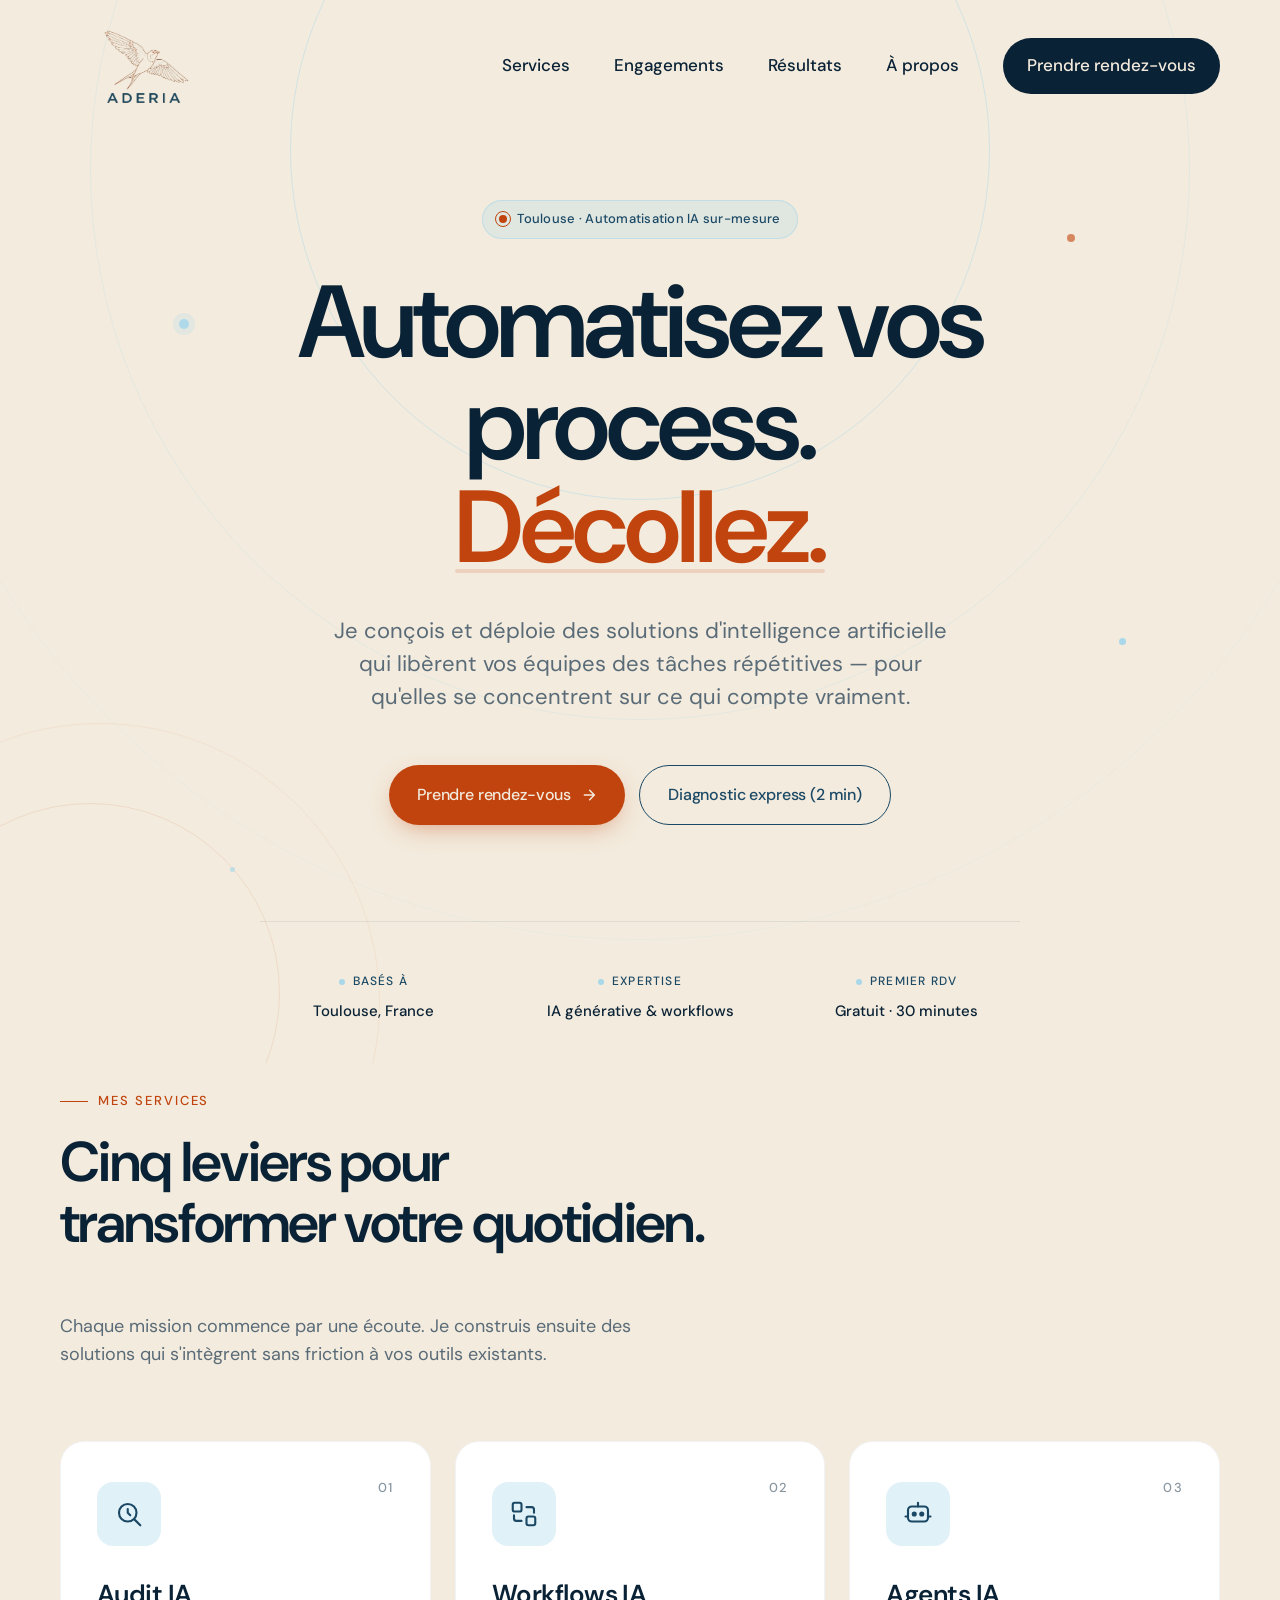
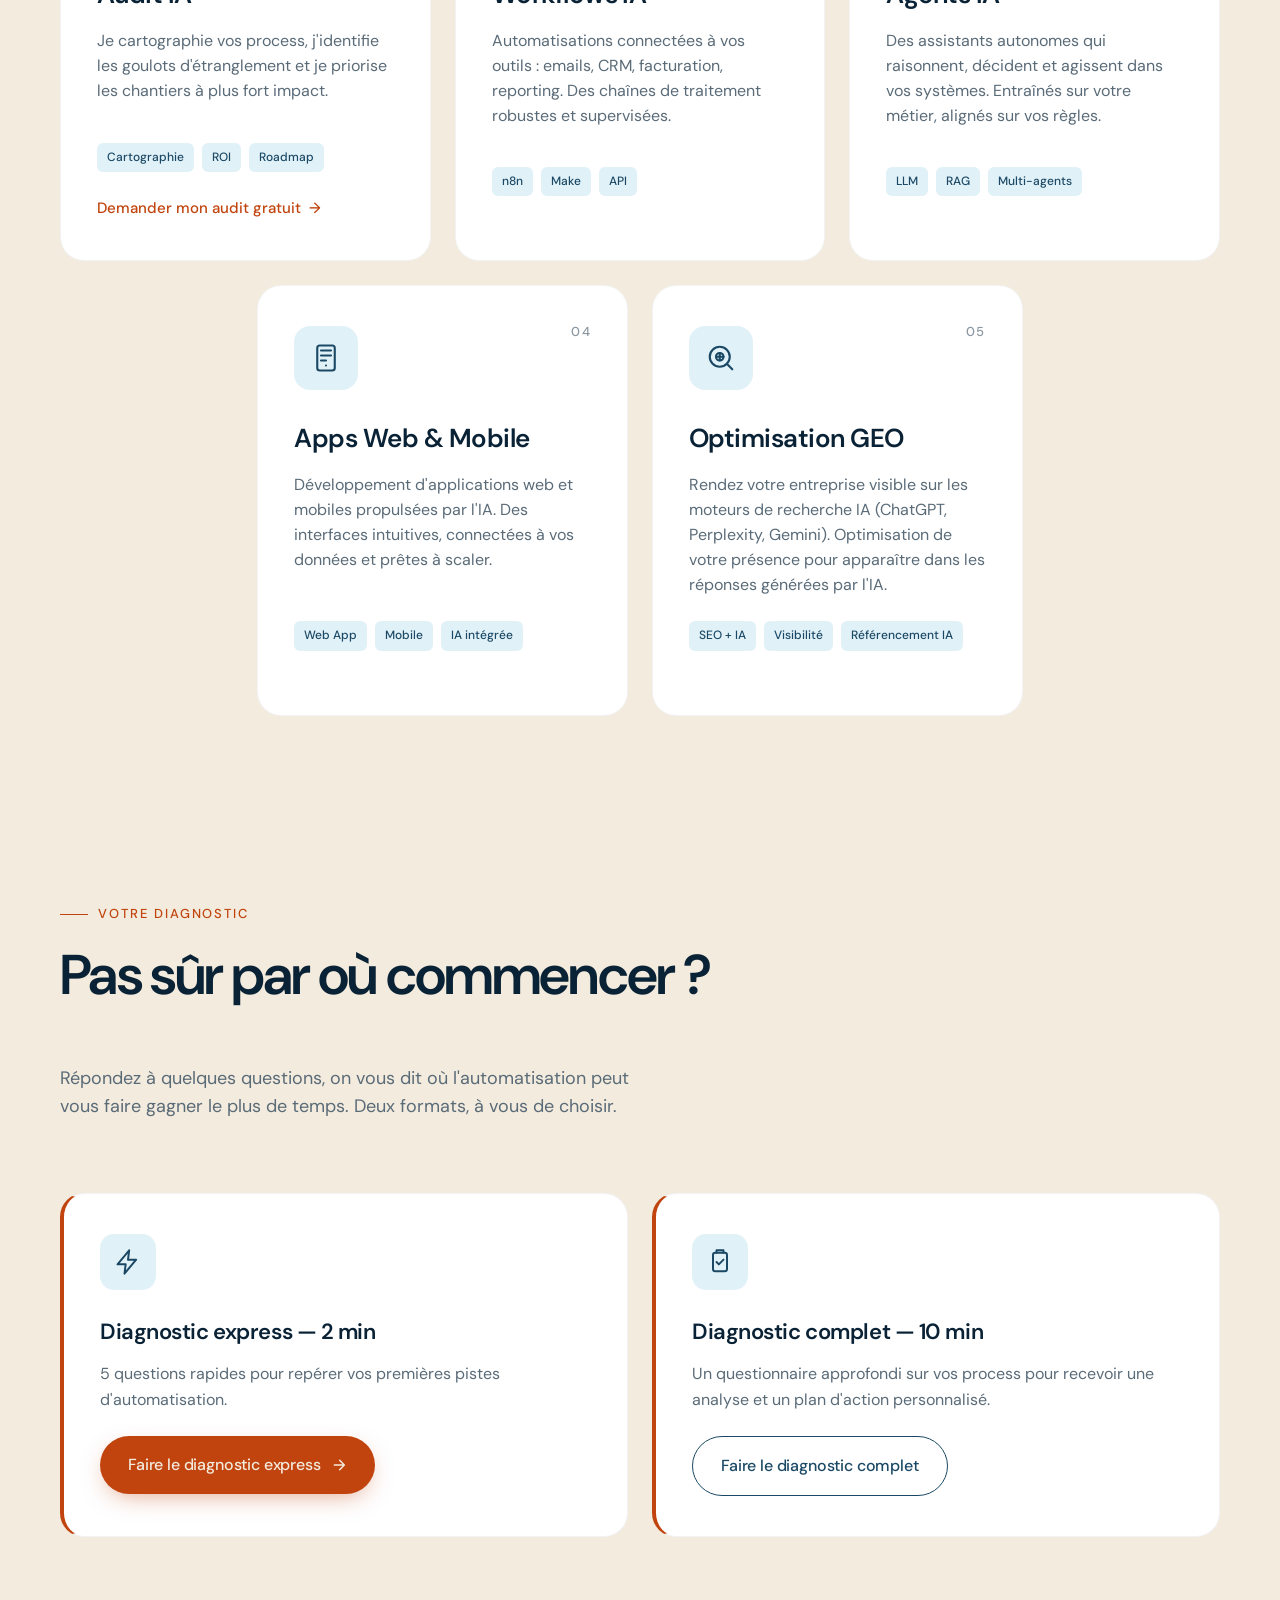
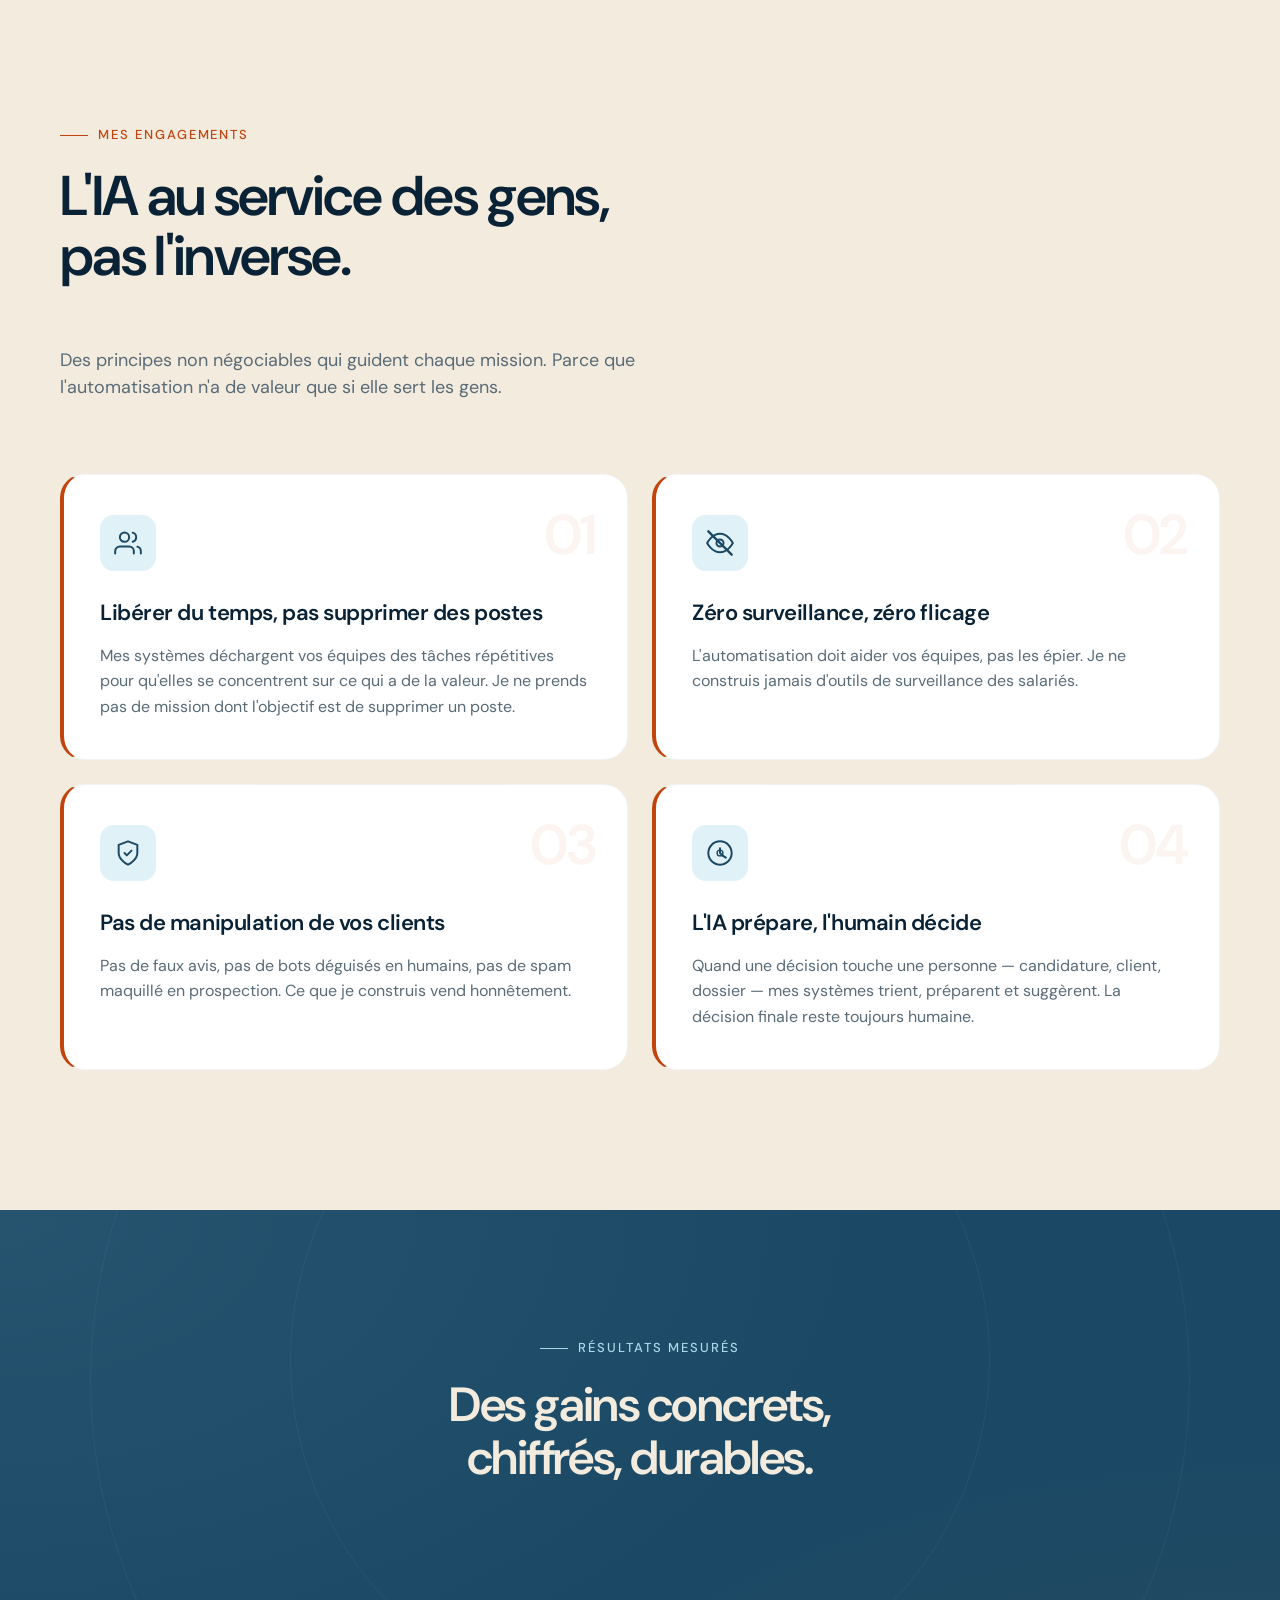
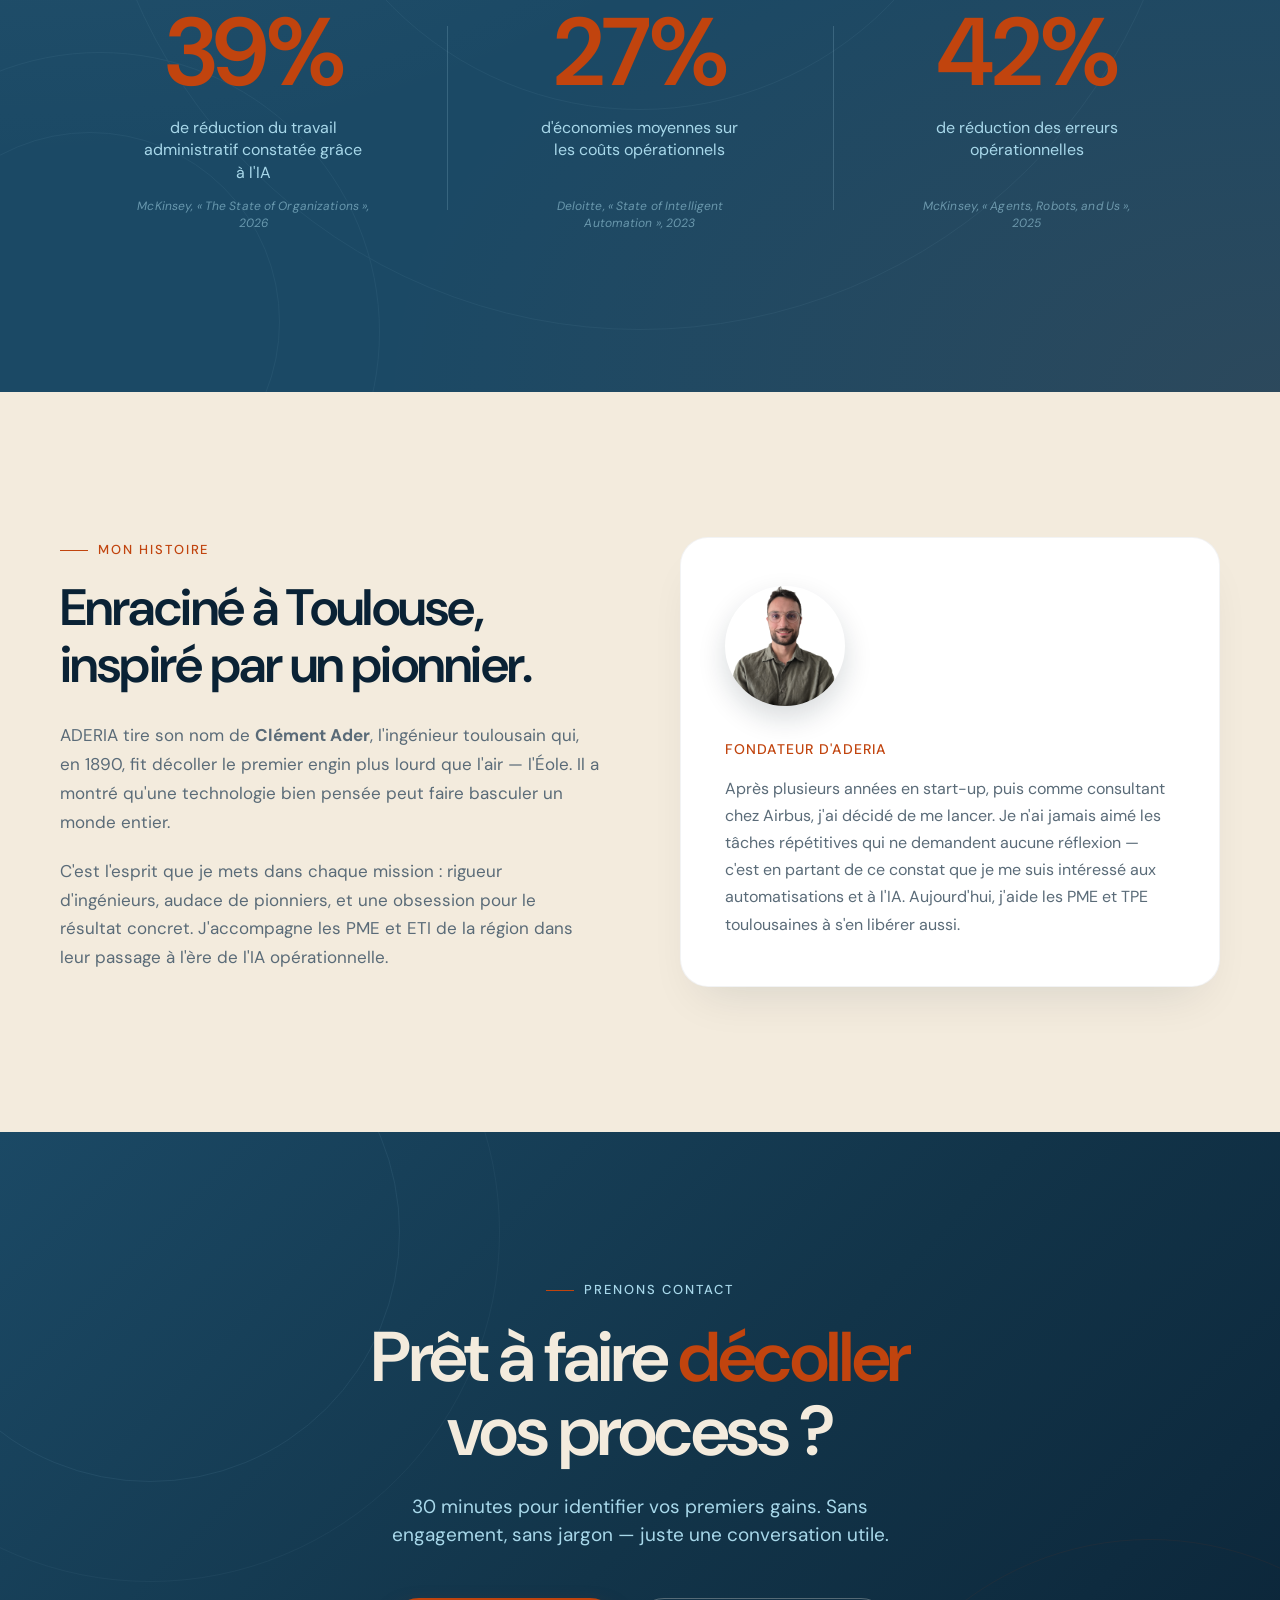
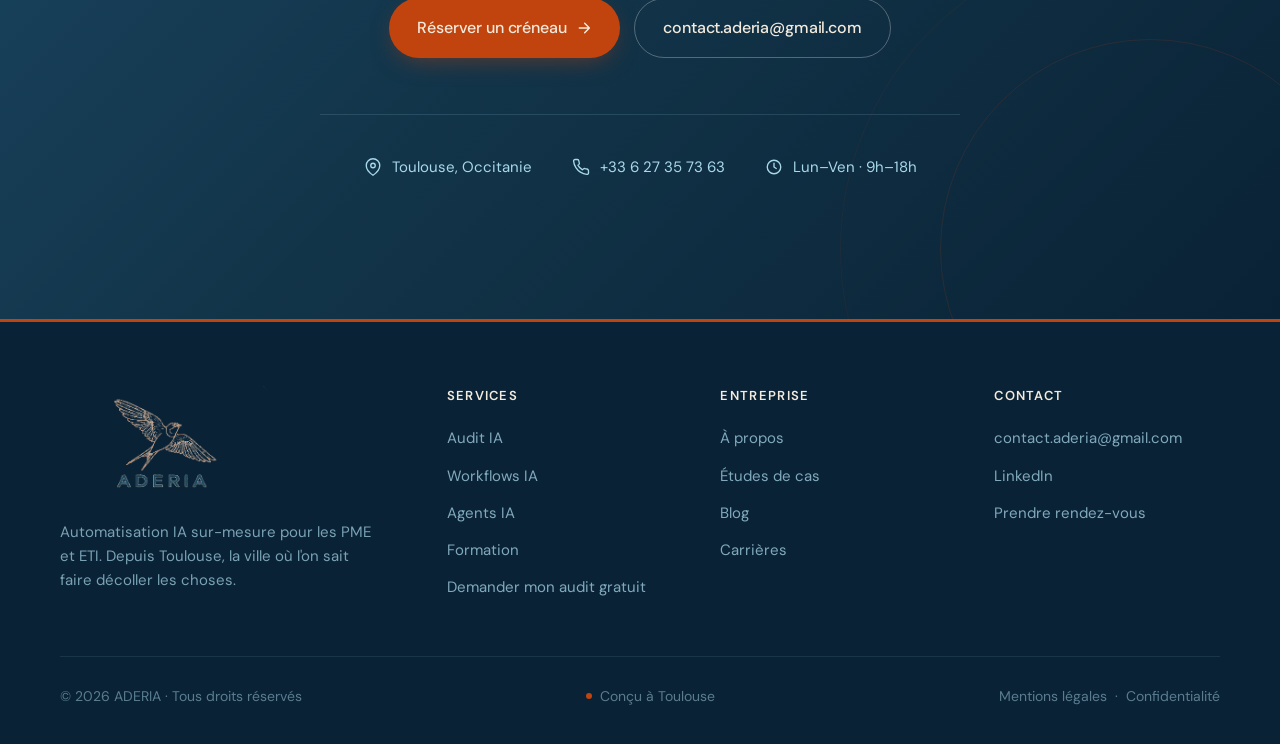
<file: index (10).html>
<!DOCTYPE html>
<html lang="fr"><head><meta http-equiv="Content-Type" content="text/html; charset=UTF-8">

<meta name="viewport" content="width=device-width, initial-scale=1.0">
<title>ADERIA — Automatisation IA à Toulouse</title>
<link rel="preconnect" href="https://fonts.googleapis.com/">
<link rel="preconnect" href="https://fonts.gstatic.com/" crossorigin="">
<link rel="stylesheet" href="https://fonts.googleapis.com/css2?family=DM+Sans:wght@400;500;600;700;800&display=swap">
<!-- Calendly widget -->
<link href="https://assets.calendly.com/assets/external/widget.css" rel="stylesheet">
<script src="https://assets.calendly.com/assets/external/widget.js" async=""></script>
<!-- Tally popup widget -->
<script src="https://tally.so/widgets/embed.js"></script><style>@keyframes _spin_evhv6_1{0%{transform:rotate(0)}to{transform:rotate(360deg)}}@keyframes _wave_evhv6_1{0%{transform:rotate(0)}50%{transform:rotate(20deg)}to{transform:rotate(0)}}@keyframes _heartBeat_evhv6_1{0%{transform:scale(1)}50%{transform:scale(1.08)}to{transform:scale(1)}}@keyframes _flash_evhv6_1{0%,50%,to{opacity:1}25%,75%{opacity:.2}}@keyframes _bounce_evhv6_1{0%,20%,53%,to{transform:translate(0,0)}40%,43%{transform:translateY(-30px)scaleY(1.1)}70%{transform:translateY(-15px)scaleY(1.05)}80%{transform:translate(0,0)scaleY(.95)}90%{transform:translateY(-4px)scaleY(1.02)}}@keyframes _rubberBand_evhv6_1{0%{transform:scale(1)}30%{transform:scale(1.25,.75)}40%{transform:scale(.75,1.25)}50%{transform:scale(1.15,.85)}65%{transform:scale(.95,1.05)}75%{transform:scale(1.05,.95)}to{transform:scale(1)}}@keyframes _headShake_evhv6_1{0%{transform:translate(0)}6.5%{transform:translate(-6px)rotateY(-9deg)}18.5%{transform:translate(5px)rotateY(7deg)}31.5%{transform:translate(-3px)rotateY(-5deg)}43.5%{transform:translate(2px)rotateY(3deg)}50%{transform:translate(0)}}@keyframes _tada_evhv6_1{0%{transform:scale(1)}10%,20%{transform:scale3d(.9,.9,.9)rotate(-3deg)}30%,50%,70%,90%{transform:scale3d(1.1,1.1,1.1)rotate(3deg)}40%,60%,80%{transform:scale3d(1.1,1.1,1.1)rotate(-3deg)}to{transform:scale(1)}}._overlay_evhv6_157{z-index:1000000006;background-color:#0f0f0f99;justify-content:center;align-items:center;display:flex;position:fixed;inset:0}._layoutDefault_evhv6_170{z-index:2147483000;opacity:0;background-color:#0000;border-radius:5px;width:auto;max-width:95vw;height:auto;display:flex;position:fixed;bottom:20px;right:20px;box-shadow:0 0 0 1px #0f0f0f0d,0 3px 6px #0f0f0f1a,0 9px 24px #0f0f0f33}._layoutModal_evhv6_186{z-index:2147483000;opacity:0;background-color:#0000;border-radius:5px;width:700px;max-width:95vw;height:auto;display:flex;position:relative;box-shadow:0 0 0 1px #0f0f0f0d,0 3px 6px #0f0f0f1a,0 9px 24px #0f0f0f33}._popupContainer_evhv6_200{border-radius:5px;width:100%;display:flex;overflow-y:auto}._popupContainer_evhv6_200 iframe{border-radius:5px;max-height:95vh}._loadingIndicator_evhv6_212{z-index:2147483000;color:#444;background-color:#f5f5f5;border-radius:50%;justify-content:center;align-items:center;width:50px;height:50px;display:inline-flex;position:absolute}._loadingIndicatorNoOverlay_evhv6_225{position:fixed;bottom:10px;right:10px}._loadingIndicator_evhv6_212 svg{width:20px;height:20px;animation:1.618s linear infinite _spin_evhv6_1}._emoji_evhv6_237{font-size:42px;line-height:1;display:inline-block;position:absolute;top:-21px;left:-21px}._animate__wave_evhv6_246{animation:1s ease-in-out 20 _wave_evhv6_1}._animate__heart-beat_evhv6_250{animation:1.3s ease-in-out 20 _heartBeat_evhv6_1}._animate__flash_evhv6_254{animation:2.5s 20 _flash_evhv6_1}._animate__bounce_evhv6_258{transform-origin:bottom;animation:1.5s 20 _bounce_evhv6_1}._animate__rubber-band_evhv6_263{animation:1.5s 20 _rubberBand_evhv6_1}._animate__head-shake_evhv6_267{animation:1.5s ease-in-out 20 _headShake_evhv6_1}._animate__tada_evhv6_271{animation:1.5s 20 _tada_evhv6_1}._animate__spin_evhv6_275{animation:1.618s linear 20 _spin_evhv6_1}@media (height<=1000px){._popupContainer_evhv6_200 iframe{max-height:85vh}}@media (width<=576px){._popupContainer_evhv6_200 iframe{max-height:70vh}._layoutDefault_evhv6_170,._layoutModal_evhv6_186{max-width:calc(100% - 40px)}}
/*$vite$:1*/</style>
<style>
  :root {
    --cream: #F3EBDD;
    --cream-warm: #EFE4D4;
    --terracotta: #C1440E;
    --terracotta-dark: #A03808;
    --navy: #1B4965;
    --navy-deep: #123449;
    --navy-black: #0A2235;
    --sky: #A8D8EA;
    --ink: #0A2235;
    --slate: #5A6B78;
    --muted: #8A96A0;
    --line: rgba(10, 34, 53, 0.08);
  }

  * { box-sizing: border-box; margin: 0; padding: 0; }

  html { scroll-behavior: smooth; }

  body {
    font-family: 'DM Sans', sans-serif;
    background: var(--cream);
    color: var(--ink);
    font-size: 17px;
    line-height: 1.6;
    -webkit-font-smoothing: antialiased;
    -moz-osx-font-smoothing: grayscale;
    overflow-x: hidden;
  }

  .container {
    max-width: 1240px;
    margin: 0 auto;
    padding: 0 40px;
  }

  /* ===== NAV ===== */
  .nav {
    position: fixed;
    top: 0; left: 0; right: 0;
    z-index: 100;
    padding: 20px 0;
    transition: all 0.3s ease;
    background: rgba(243, 235, 221, 0);
    backdrop-filter: blur(0px);
  }
  .nav.scrolled {
    background: rgba(243, 235, 221, 0.85);
    backdrop-filter: blur(16px);
    padding: 14px 0;
    border-bottom: 1px solid var(--line);
  }
  .nav-inner {
    display: flex;
    align-items: center;
    justify-content: space-between;
    gap: 24px;
  }
  .nav-links { }
  .logo {
    display: inline-flex;
    align-items: center;
    text-decoration: none;
    line-height: 0;
  }
  .logo img {
    height: 92px;
    width: auto;
    display: block;
    transition: transform 0.3s ease;
  }
  .logo:hover img { transform: translateY(-1px); }
  .nav.scrolled .logo img { height: 72px; }
  .footer-brand .logo img {
    height: 112px;
  }
  .nav-links {
    display: flex;
    gap: 44px;
    align-items: center;
  }
  .nav-links a {
    color: var(--ink);
    text-decoration: none;
    font-size: 17px;
    font-weight: 500;
    transition: color 0.2s;
  }
  .nav-links a:hover { color: var(--terracotta); }
  .nav-cta {
    padding: 14px 24px;
    background: var(--ink);
    color: var(--cream) !important;
    border-radius: 100px;
    font-size: 16px;
    transition: all 0.2s;
  }
  .nav-cta:hover {
    background: var(--terracotta) !important;
    transform: translateY(-1px);
  }

  /* ===== BUTTONS ===== */
  .btn {
    display: inline-flex;
    align-items: center;
    gap: 10px;
    padding: 16px 28px;
    border-radius: 100px;
    font-family: inherit;
    font-size: 16px;
    font-weight: 500;
    text-decoration: none;
    cursor: pointer;
    border: none;
    transition: all 0.25s cubic-bezier(0.4, 0, 0.2, 1);
    letter-spacing: -0.01em;
  }
  .btn-primary {
    background: var(--terracotta);
    color: var(--cream);
    box-shadow: 0 8px 24px -8px rgba(193, 68, 14, 0.5);
  }
  .btn-primary:hover {
    background: var(--terracotta-dark);
    transform: translateY(-2px);
    box-shadow: 0 12px 28px -8px rgba(193, 68, 14, 0.55);
  }
  .btn-outline {
    background: transparent;
    color: var(--navy);
    border: 1.5px solid var(--navy);
  }
  .btn-outline:hover {
    background: var(--navy);
    color: var(--cream);
    transform: translateY(-2px);
  }
  .btn .arrow {
    transition: transform 0.25s;
  }
  .btn:hover .arrow { transform: translateX(3px); }

  /* ===== HERO ===== */
  .hero {
    position: relative;
    padding: 200px 0 40px;
    overflow: hidden;
  }
  .hero-bg {
    position: absolute;
    inset: 0;
    pointer-events: none;
    overflow: hidden;
  }
  .circle {
    position: absolute;
    border-radius: 50%;
    border: 1px solid var(--navy);
    opacity: 0.08;
  }
  .circle.c1 { width: 700px; height: 700px; top: -200px; right: 50%; transform: translateX(50%); border-color: var(--sky); opacity: 0.45; }
  .circle.c2 { width: 1100px; height: 1100px; top: -380px; right: 50%; transform: translateX(50%); border-color: var(--sky); opacity: 0.22; }
  .circle.c3 { width: 1500px; height: 1500px; top: -560px; right: 50%; transform: translateX(50%); border-color: var(--sky); opacity: 0.12; }
  .circle.c4 { width: 380px; height: 380px; bottom: -120px; left: -100px; border-color: var(--terracotta); opacity: 0.1; }
  .circle.c5 { width: 560px; height: 560px; bottom: -220px; left: -180px; border-color: var(--terracotta); opacity: 0.06; }

  .dot {
    position: absolute;
    width: 8px; height: 8px;
    border-radius: 50%;
    background: var(--terracotta);
  }
  .dot.d1 { top: 22%; right: 16%; opacity: 0.6; }
  .dot.d2 { top: 30%; left: 14%; background: var(--sky); opacity: 0.9; width: 10px; height: 10px; box-shadow: 0 0 0 6px rgba(168, 216, 234, 0.25); }
  .dot.d3 { top: 60%; right: 12%; background: var(--sky); opacity: 1; width: 7px; height: 7px; }
  .dot.d4 { bottom: 18%; left: 18%; background: var(--sky); opacity: 0.7; width: 5px; height: 5px; }

  .hero-inner {
    position: relative;
    max-width: 980px;
    margin: 0 auto;
    text-align: center;
  }
  .hero-tag {
    display: inline-flex;
    align-items: center;
    gap: 10px;
    padding: 8px 16px;
    background: rgba(168, 216, 234, 0.25);
    border: 1px solid rgba(168, 216, 234, 0.55);
    border-radius: 100px;
    font-size: 13px;
    font-weight: 500;
    color: var(--navy);
    margin-bottom: 32px;
    letter-spacing: 0.02em;
  }
  .hero-tag .pulse {
    width: 8px; height: 8px;
    border-radius: 50%;
    background: var(--terracotta);
    position: relative;
  }
  .hero-tag .pulse::after {
    content: '';
    position: absolute;
    inset: -4px;
    border-radius: 50%;
    border: 1.5px solid var(--terracotta);
    animation: pulse 2s ease-out infinite;
  }
  @keyframes pulse {
    0% { transform: scale(0.8); opacity: 1; }
    100% { transform: scale(1.8); opacity: 0; }
  }

  .hero h1 {
    font-size: clamp(56px, 8vw, 116px);
    font-weight: 600;
    line-height: 1.0;
    letter-spacing: -0.04em;
    margin-bottom: 36px;
    color: var(--ink);
    text-wrap: balance;
  }
  .hero h1 .accent {
    color: var(--terracotta);
    display: inline-block;
    position: relative;
  }
  .hero h1 .accent::after {
    content: '';
    position: absolute;
    bottom: 0.05em;
    left: 0; right: 0;
    height: 4px;
    background: var(--terracotta);
    opacity: 0.15;
    border-radius: 4px;
  }
  .hero-sub {
    font-size: 22px;
    line-height: 1.5;
    color: var(--slate);
    max-width: 640px;
    margin: 0 auto 52px;
    font-weight: 400;
    text-wrap: pretty;
  }
  .hero-cta {
    display: flex;
    gap: 14px;
    flex-wrap: wrap;
    justify-content: center;
  }
  .hero-meta {
    display: flex;
    gap: 40px;
    margin: 96px auto 0;
    padding-top: 44px;
    border-top: 1px solid var(--line);
    max-width: 760px;
    justify-content: center;
  }
  .hero-meta-item {
    flex: 1;
    text-align: center;
  }
  .hero-meta-label {
    font-size: 12px;
    font-weight: 500;
    color: var(--navy);
    text-transform: uppercase;
    letter-spacing: 0.1em;
    margin-bottom: 8px;
    display: inline-flex;
    align-items: center;
    gap: 8px;
    justify-content: center;
  }
  .hero-meta-label::before {
    content: '';
    width: 6px; height: 6px;
    border-radius: 50%;
    background: var(--sky);
  }
  .hero-meta-val {
    font-size: 15px;
    font-weight: 500;
    color: var(--ink);
  }

  /* ===== SECTION HEADINGS ===== */
  .section {
    padding: 140px 0;
    position: relative;
  }
  .eyebrow {
    display: inline-flex;
    align-items: center;
    gap: 10px;
    font-size: 13px;
    font-weight: 500;
    color: var(--terracotta);
    text-transform: uppercase;
    letter-spacing: 0.15em;
    margin-bottom: 20px;
  }
  .eyebrow::before {
    content: '';
    width: 28px; height: 1px;
    background: var(--terracotta);
  }
  .section-title {
    font-size: clamp(36px, 4.5vw, 56px);
    font-weight: 600;
    line-height: 1.08;
    letter-spacing: -0.03em;
    margin-bottom: 20px;
    color: var(--ink);
    max-width: 760px;
    text-wrap: balance;
  }
  .section-sub {
    font-size: 18px;
    color: var(--slate);
    max-width: 580px;
    line-height: 1.55;
  }
  .section-head {
    display: flex;
    justify-content: space-between;
    align-items: flex-end;
    margin-bottom: 72px;
    gap: 40px;
    flex-wrap: wrap;
  }

  /* ===== SERVICES ===== */
  .services-grid {
    display: flex;
    flex-wrap: wrap;
    gap: 24px;
    justify-content: center;
  }
  .service-card {
    width: calc(33.333% - 16px);
    flex-shrink: 0;
    background: #FFFFFF;
    border-radius: 24px;
    padding: 40px 36px;
    border: 1px solid rgba(10, 34, 53, 0.05);
    transition: all 0.35s cubic-bezier(0.4, 0, 0.2, 1);
    position: relative;
    overflow: hidden;
    display: flex;
    flex-direction: column;
    min-height: 420px;
  }
  .service-card:hover {
    transform: translateY(-6px);
    border-color: rgba(193, 68, 14, 0.2);
    box-shadow: 0 24px 48px -20px rgba(10, 34, 53, 0.12);
  }
  .service-card::before {
    content: '';
    position: absolute;
    top: 0; right: 0;
    width: 160px; height: 160px;
    background: radial-gradient(circle at top right, rgba(193, 68, 14, 0.06), transparent 70%);
    opacity: 0;
    transition: opacity 0.35s;
  }
  .service-card:hover::before { opacity: 1; }

  .service-icon {
    width: 64px; height: 64px;
    border-radius: 16px;
    background: rgba(168, 216, 234, 0.35);
    display: grid;
    place-items: center;
    margin-bottom: 28px;
    color: var(--navy);
    transition: all 0.35s;
  }
  .service-card:hover .service-icon {
    background: var(--terracotta);
    color: var(--cream);
    transform: rotate(-4deg) scale(1.05);
  }
  .service-icon svg { width: 30px; height: 30px; }

  .service-num {
    position: absolute;
    top: 36px; right: 36px;
    font-size: 13px;
    font-weight: 500;
    color: var(--muted);
    letter-spacing: 0.1em;
  }
  .service-title {
    font-size: 26px;
    font-weight: 600;
    letter-spacing: -0.02em;
    margin-bottom: 14px;
    color: var(--ink);
  }
  .service-desc {
    color: var(--slate);
    font-size: 16px;
    line-height: 1.55;
    margin-bottom: 24px;
    flex: 1;
  }
  .service-tags {
    display: flex;
    gap: 8px;
    flex-wrap: wrap;
    margin-bottom: 24px;
  }
  .service-tag {
    font-size: 12px;
    padding: 5px 10px;
    background: rgba(168, 216, 234, 0.35);
    color: var(--navy);
    border-radius: 6px;
    font-weight: 500;
  }
  .service-link {
    color: var(--terracotta);
    text-decoration: none;
    font-weight: 500;
    font-size: 15px;
    display: inline-flex;
    align-items: center;
    gap: 8px;
    transition: gap 0.25s;
    align-self: flex-start;
  }
  .service-link:hover { gap: 12px; }

  /* ===== ENGAGEMENTS ===== */
  .engagements-grid {
    display: grid;
    grid-template-columns: repeat(2, 1fr);
    gap: 24px;
  }
  .engagement-card {
    background: #FFFFFF;
    border-radius: 24px;
    padding: 40px 36px;
    border-left: 4px solid var(--terracotta);
    border-top: 1px solid rgba(10, 34, 53, 0.05);
    border-right: 1px solid rgba(10, 34, 53, 0.05);
    border-bottom: 1px solid rgba(10, 34, 53, 0.05);
    transition: all 0.35s cubic-bezier(0.4, 0, 0.2, 1);
    position: relative;
    overflow: hidden;
  }
  .engagement-card:hover {
    transform: translateY(-4px);
    border-color: rgba(193, 68, 14, 0.2);
    border-left-color: var(--terracotta);
    box-shadow: 0 20px 48px -16px rgba(10, 34, 53, 0.12);
  }
  .engagement-card::before {
    content: '';
    position: absolute;
    top: 0; right: 0;
    width: 140px; height: 140px;
    background: radial-gradient(circle at top right, rgba(193, 68, 14, 0.04), transparent 70%);
    opacity: 0;
    transition: opacity 0.35s;
  }
  .engagement-card:hover::before { opacity: 1; }
  .engagement-num {
    position: absolute;
    top: 32px; right: 32px;
    font-size: 56px;
    font-weight: 600;
    color: rgba(193, 68, 14, 0.06);
    line-height: 1;
    letter-spacing: -0.04em;
  }
  .engagement-icon {
    width: 56px; height: 56px;
    border-radius: 14px;
    background: rgba(168, 216, 234, 0.35);
    display: grid;
    place-items: center;
    margin-bottom: 24px;
    color: var(--navy);
    transition: all 0.35s;
  }
  .engagement-card:hover .engagement-icon {
    background: var(--terracotta);
    color: var(--cream);
    transform: rotate(-4deg) scale(1.05);
  }
  .engagement-icon svg { width: 28px; height: 28px; }
  .engagement-title {
    font-size: 22px;
    font-weight: 600;
    letter-spacing: -0.02em;
    margin-bottom: 12px;
    color: var(--ink);
  }
  .engagement-desc {
    color: var(--slate);
    font-size: 16px;
    line-height: 1.6;
  }

  /* ===== STATS ===== */
  .stats {
    background: var(--navy);
    color: var(--cream);
    padding: 120px 0;
    position: relative;
    overflow: hidden;
  }
  .stats::before {
    content: '';
    position: absolute;
    inset: 0;
    background:
      radial-gradient(ellipse at top left, rgba(168, 216, 234, 0.08), transparent 50%),
      radial-gradient(ellipse at bottom right, rgba(193, 68, 14, 0.1), transparent 50%);
    pointer-events: none;
  }
  .stats-circles {
    position: absolute;
    inset: 0;
    pointer-events: none;
    opacity: 0.06;
  }
  .stats-circles .circle {
    border-color: var(--sky);
    opacity: 1;
  }
  .stats-head {
    text-align: center;
    margin-bottom: 80px;
    position: relative;
  }
  .stats .eyebrow { color: var(--sky); }
  .stats .eyebrow::before { background: var(--sky); }
  .stats-title {
    font-size: clamp(32px, 4vw, 48px);
    font-weight: 600;
    letter-spacing: -0.03em;
    line-height: 1.1;
    max-width: 640px;
    margin: 0 auto;
    text-wrap: balance;
  }
  .stats-grid {
    display: grid;
    grid-template-columns: repeat(3, 1fr);
    gap: 0;
    position: relative;
  }
  .stat {
    padding: 40px 32px;
    text-align: center;
    position: relative;
    display: flex;
    flex-direction: column;
    align-items: center;
  }
  .stat + .stat::before {
    content: '';
    position: absolute;
    left: 0; top: 20%; bottom: 20%;
    width: 1px;
    background: rgba(168, 216, 234, 0.2);
  }
  .stat-num {
    font-size: clamp(64px, 8vw, 96px);
    font-weight: 600;
    color: var(--terracotta);
    letter-spacing: -0.04em;
    line-height: 1;
    margin-bottom: 16px;
    font-variant-numeric: tabular-nums;
  }
  .stat-label {
    font-size: 16px;
    color: var(--sky);
    font-weight: 400;
    line-height: 1.4;
    max-width: 220px;
    margin: 0 auto 14px;
  }
  .stat-source {
    font-size: 12px;
    color: rgba(168, 216, 234, 0.55);
    font-style: italic;
    line-height: 1.4;
    max-width: 240px;
    margin: auto auto 0;
    letter-spacing: 0.01em;
  }

  /* ===== ABOUT ===== */
  .about-grid {
    display: grid;
    grid-template-columns: 1fr 1fr;
    gap: 80px;
    align-items: center;
  }
  .about-text h2 {
    font-size: clamp(36px, 4vw, 52px);
    font-weight: 600;
    line-height: 1.1;
    letter-spacing: -0.03em;
    margin-bottom: 28px;
    text-wrap: balance;
  }
  .about-text p {
    color: var(--slate);
    font-size: 17px;
    line-height: 1.7;
    margin-bottom: 20px;
  }
  /* ===== FOUNDER ===== */
  .founder-card {
    background: #FFFFFF;
    border-radius: 28px;
    padding: 48px 44px;
    border: 1px solid rgba(10, 34, 53, 0.05);
    box-shadow: 0 24px 48px -20px rgba(10, 34, 53, 0.12);
  }
  .founder-photo {
    width: 120px;
    height: 120px;
    border-radius: 50%;
    object-fit: cover;
    flex-shrink: 0;
    box-shadow: 0 12px 28px rgba(11, 30, 46, 0.16);
    margin-bottom: 24px;
  }
  .founder-role {
    font-size: 14px;
    font-weight: 500;
    color: var(--terracotta);
    text-transform: uppercase;
    letter-spacing: 0.08em;
    margin-bottom: 14px;
  }
  .founder-bio {
    font-size: 16px;
    line-height: 1.7;
    color: var(--slate);
  }

  /* ===== CONTACT ===== */
  .contact {
    background: linear-gradient(135deg, var(--navy) 0%, var(--navy-deep) 50%, var(--navy-black) 100%);
    color: var(--cream);
    padding: 140px 0;
    text-align: center;
    position: relative;
    overflow: hidden;
  }
  .contact-circles {
    position: absolute;
    inset: 0;
    pointer-events: none;
  }
  .contact-circles .circle {
    border-color: var(--sky);
    opacity: 0.08;
  }
  .contact-circles .c-a { width: 500px; height: 500px; top: -150px; left: -100px; }
  .contact-circles .c-b { width: 700px; height: 700px; top: -250px; left: -200px; opacity: 0.05; }
  .contact-circles .c-c { width: 420px; height: 420px; bottom: -140px; right: -80px; border-color: var(--terracotta); opacity: 0.15; }
  .contact-circles .c-d { width: 620px; height: 620px; bottom: -240px; right: -180px; border-color: var(--terracotta); opacity: 0.08; }

  .contact-inner { position: relative; max-width: 720px; margin: 0 auto; }
  .contact h2 {
    font-size: clamp(40px, 5.5vw, 72px);
    font-weight: 600;
    line-height: 1.05;
    letter-spacing: -0.035em;
    margin-bottom: 24px;
    text-wrap: balance;
  }
  .contact h2 .accent { color: var(--terracotta); }
  .contact p {
    font-size: 19px;
    color: var(--sky);
    margin-bottom: 48px;
    line-height: 1.5;
    max-width: 560px;
    margin-left: auto;
    margin-right: auto;
    text-wrap: pretty;
  }
  .contact-cta {
    display: flex;
    gap: 14px;
    justify-content: center;
    flex-wrap: wrap;
    margin-bottom: 56px;
  }
  .btn-light {
    background: transparent;
    color: var(--cream);
    border: 1.5px solid rgba(245, 237, 227, 0.3);
  }
  .btn-light:hover {
    background: var(--cream);
    color: var(--navy);
    border-color: var(--cream);
    transform: translateY(-2px);
  }
  .contact-info {
    display: flex;
    gap: 40px;
    justify-content: center;
    flex-wrap: wrap;
    padding-top: 40px;
    border-top: 1px solid rgba(168, 216, 234, 0.15);
  }
  .contact-info-item {
    display: flex;
    align-items: center;
    gap: 10px;
    color: var(--sky);
    font-size: 15px;
  }
  .contact-info-item svg { width: 18px; height: 18px; }

  /* ===== FOOTER ===== */
  footer {
    background: var(--navy-black);
    color: var(--sky);
    padding: 64px 0 36px;
    border-top: 3px solid var(--terracotta);
  }
  .footer-top {
    display: grid;
    grid-template-columns: 1.5fr 1fr 1fr 1fr;
    gap: 48px;
    margin-bottom: 56px;
  }
  .footer-brand .logo { margin-bottom: 22px; }
  .footer-brand p {
    color: rgba(168, 216, 234, 0.7);
    font-size: 15px;
    line-height: 1.6;
    max-width: 320px;
  }
  .footer-col h4 {
    font-size: 13px;
    font-weight: 600;
    color: var(--cream);
    text-transform: uppercase;
    letter-spacing: 0.1em;
    margin-bottom: 18px;
  }
  .footer-col ul { list-style: none; display: flex; flex-direction: column; gap: 10px; }
  .footer-col a {
    color: rgba(168, 216, 234, 0.75);
    text-decoration: none;
    font-size: 15px;
    transition: color 0.2s;
  }
  .footer-col a:hover { color: var(--terracotta); }
  .footer-bottom {
    padding-top: 28px;
    border-top: 1px solid rgba(168, 216, 234, 0.1);
    display: flex;
    justify-content: space-between;
    align-items: center;
    flex-wrap: wrap;
    gap: 16px;
    font-size: 14px;
    color: rgba(168, 216, 234, 0.5);
  }
  .footer-toulouse {
    display: flex;
    align-items: center;
    gap: 8px;
  }
  .footer-toulouse .dot-tls {
    width: 6px; height: 6px; border-radius: 50%;
    background: var(--terracotta);
  }

  /* ===== SCROLL REVEAL ===== */
  .reveal {
    opacity: 0;
    transform: translateY(24px);
    transition: opacity 0.8s cubic-bezier(0.4, 0, 0.2, 1), transform 0.8s cubic-bezier(0.4, 0, 0.2, 1);
  }
  .reveal.visible {
    opacity: 1;
    transform: translateY(0);
  }
  .reveal-delay-1 { transition-delay: 0.1s; }
  .reveal-delay-2 { transition-delay: 0.2s; }
  .reveal-delay-3 { transition-delay: 0.3s; }

  /* ===== RESPONSIVE ===== */
  @media (max-width: 900px) {
    .container { padding: 0 24px; }
    .nav-links a:not(.nav-cta) { display: none; }
    .hero { padding: 140px 0 80px; }
    .section { padding: 80px 0; }
    .services-grid { justify-content: center; }
    .service-card { width: calc(50% - 12px); }
    .stats-grid { grid-template-columns: 1fr; }
    .stat + .stat::before {
      left: 20%; right: 20%; top: 0; bottom: auto;
      width: auto; height: 1px;
    }
    .about-grid { grid-template-columns: 1fr; gap: 48px; }
    .hero-meta { flex-direction: column; gap: 20px; }
    .section-head { flex-direction: column; align-items: flex-start; }
  }
  @media (max-width: 600px) {
    .services-grid { flex-direction: column; }
    .service-card { width: 100%; }
    .engagements-grid { grid-template-columns: 1fr; }
  }
</style>
</head>
<body>

<!-- NAV -->
<nav class="nav" id="nav">
  <div class="container nav-inner">
    <a href="#" class="logo" aria-label="ADERIA">
      <img src="logo_aderia.png" alt="ADERIA">
    </a>
    <div class="nav-links">
      <a href="#services">Services</a>
      <a href="#engagements">Engagements</a>
      <a href="#chiffres">Résultats</a>
      <a href="#apropos">À propos</a>
      <a href="#" class="nav-cta" onclick="Calendly.initPopupWidget({url:&#39;https://calendly.com/contact-aderia/30min&#39;});return false;">Prendre rendez-vous</a>
    </div>
  </div>
</nav>

<!-- HERO -->
<section class="hero">
  <div class="hero-bg">
    <div class="circle c3"></div>
    <div class="circle c2"></div>
    <div class="circle c1"></div>
    <div class="circle c4"></div>
    <div class="circle c5"></div>
    <div class="dot d1"></div>
    <div class="dot d2"></div>
    <div class="dot d3"></div>
    <div class="dot d4"></div>
  </div>
  <div class="container hero-inner">
    <div class="hero-tag reveal visible" style="display: inline-flex;">
      <span class="pulse"></span>
      Toulouse · Automatisation IA sur-mesure
    </div>
    <h1 class="reveal reveal-delay-1 visible">
      Automatisez vos process.<br>
      <span class="accent">Décollez.</span>
    </h1>
    <p class="hero-sub reveal reveal-delay-2 visible">
      Je conçois et déploie des solutions d'intelligence artificielle
      qui libèrent vos équipes des tâches répétitives — pour qu'elles se
      concentrent sur ce qui compte vraiment.
    </p>
    <div class="hero-cta reveal reveal-delay-3 visible">
      <a href="#" class="btn btn-primary" onclick="Calendly.initPopupWidget({url:&#39;https://calendly.com/contact-aderia/30min&#39;});return false;">
        Prendre rendez-vous
        <svg class="arrow" width="16" height="16" viewBox="0 0 24 24" fill="none" stroke="currentColor" stroke-width="2.2" stroke-linecap="round" stroke-linejoin="round">
          <path d="M5 12h14M13 5l7 7-7 7"></path>
        </svg>
      </a>
      <a href="#" class="btn btn-outline" onclick="Tally.openPopup(&#39;pbQyAq&#39;,{layout:&#39;modal&#39;,width:640,hideTitle:true,overlay:true,emoji:{text:&#39;⚡&#39;,animation:&#39;flash&#39;}});return false;">
        Diagnostic express (2 min)
      </a>
    </div>
    <div class="hero-meta reveal">
      <div class="hero-meta-item">
        <div class="hero-meta-label">Basés à</div>
        <div class="hero-meta-val">Toulouse, France</div>
      </div>
      <div class="hero-meta-item">
        <div class="hero-meta-label">Expertise</div>
        <div class="hero-meta-val">IA générative &amp; workflows</div>
      </div>
      <div class="hero-meta-item">
        <div class="hero-meta-label">Premier rdv</div>
        <div class="hero-meta-val">Gratuit · 30 minutes</div>
      </div>
    </div>
  </div>
</section>

<!-- SERVICES -->
<section class="section" id="services" style="padding-top: 20px;">
  <div class="container">
    <div class="section-head reveal">
      <div>
        <div class="eyebrow">Mes services</div>
        <h2 class="section-title">Cinq leviers pour transformer votre quotidien.</h2>
      </div>
      <p class="section-sub">
        Chaque mission commence par une écoute. Je construis ensuite
        des solutions qui s'intègrent sans friction à vos outils existants.
      </p>
    </div>

    <div class="services-grid">
      <!-- Audit IA -->
      <div class="service-card reveal reveal-delay-1">
        <div class="service-num">01</div>
        <div class="service-icon">
          <svg viewBox="0 0 24 24" fill="none" stroke="currentColor" stroke-width="1.7" stroke-linecap="round" stroke-linejoin="round">
            <circle cx="11" cy="11" r="7"></circle>
            <path d="M21 21l-4.3-4.3"></path>
            <path d="M11 8v3l2 2"></path>
          </svg>
        </div>
        <h3 class="service-title">Audit IA</h3>
        <p class="service-desc">
          Je cartographie vos process, j'identifie les goulots d'étranglement
          et je priorise les chantiers à plus fort impact.
        </p>
        <div class="service-tags">
          <span class="service-tag">Cartographie</span>
          <span class="service-tag">ROI</span>
          <span class="service-tag">Roadmap</span>
        </div>
        <a href="#" class="service-link" onclick="Tally.openPopup(&#39;ODgv0Y&#39;,{layout:&#39;modal&#39;,width:640,hideTitle:true,overlay:true,emoji:{text:&#39;👋&#39;,animation:&#39;wave&#39;}});return false;">
          Demander mon audit gratuit
          <span>→</span>
        </a>
      </div>

      <!-- Workflows IA -->
      <div class="service-card reveal reveal-delay-2">
        <div class="service-num">02</div>
        <div class="service-icon">
          <svg viewBox="0 0 24 24" fill="none" stroke="currentColor" stroke-width="1.7" stroke-linecap="round" stroke-linejoin="round">
            <rect x="3" y="3" width="7" height="7" rx="1.5"></rect>
            <rect x="14" y="14" width="7" height="7" rx="1.5"></rect>
            <path d="M14 6.5h4a2 2 0 0 1 2 2V11"></path>
            <path d="M10 17.5H6a2 2 0 0 1-2-2V13"></path>
          </svg>
        </div>
        <h3 class="service-title">Workflows IA</h3>
        <p class="service-desc">
          Automatisations connectées à vos outils : emails, CRM, facturation,
          reporting. Des chaînes de traitement robustes et supervisées.
        </p>
        <div class="service-tags">
          <span class="service-tag">n8n</span>
          <span class="service-tag">Make</span>
          <span class="service-tag">API</span>
        </div>
      </div>

      <!-- Agents IA -->
      <div class="service-card reveal reveal-delay-3">
        <div class="service-num">03</div>
        <div class="service-icon">
          <svg viewBox="0 0 24 24" fill="none" stroke="currentColor" stroke-width="1.7" stroke-linecap="round" stroke-linejoin="round">
            <rect x="4" y="6" width="16" height="12" rx="3"></rect>
            <circle cx="9" cy="12" r="1.2" fill="currentColor"></circle>
            <circle cx="15" cy="12" r="1.2" fill="currentColor"></circle>
            <path d="M12 3v3"></path>
            <path d="M2 14h2M20 14h2"></path>
          </svg>
        </div>
        <h3 class="service-title">Agents IA</h3>
        <p class="service-desc">
          Des assistants autonomes qui raisonnent, décident et agissent
          dans vos systèmes. Entraînés sur votre métier, alignés sur vos règles.
        </p>
        <div class="service-tags">
          <span class="service-tag">LLM</span>
          <span class="service-tag">RAG</span>
          <span class="service-tag">Multi-agents</span>
        </div>
      </div>

      <!-- Apps Web & Mobile -->
      <div class="service-card reveal reveal-delay-3">
        <div class="service-num">04</div>
        <div class="service-icon">
          <svg viewBox="0 0 24 24" fill="none" stroke="currentColor" stroke-width="1.7" stroke-linecap="round" stroke-linejoin="round">
            <rect x="5" y="2" width="14" height="20" rx="2"></rect>
            <path d="M12 18h.01"></path>
            <path d="M8 6h8M8 10h8M8 14h4"></path>
          </svg>
        </div>
        <h3 class="service-title">Apps Web &amp; Mobile</h3>
        <p class="service-desc">
          Développement d'applications web et mobiles propulsées par l'IA.
          Des interfaces intuitives, connectées à vos données et prêtes à scaler.
        </p>
        <div class="service-tags">
          <span class="service-tag">Web App</span>
          <span class="service-tag">Mobile</span>
          <span class="service-tag">IA intégrée</span>
        </div>
      </div>

      <div class="service-card reveal reveal-delay-1">
        <div class="service-num">05</div>
        <div class="service-icon">
          <svg viewBox="0 0 24 24" fill="none" stroke="currentColor" stroke-width="1.7" stroke-linecap="round" stroke-linejoin="round">
            <circle cx="11" cy="11" r="8"></circle>
            <path d="M21 21l-4.35-4.35"></path>
            <circle cx="11" cy="11" r="3"></circle>
            <path d="M11 8v6M8 11h6"></path>
          </svg>
        </div>
        <h3 class="service-title">Optimisation GEO</h3>
        <p class="service-desc">
          Rendez votre entreprise visible sur les moteurs de recherche IA (ChatGPT, Perplexity, Gemini).
          Optimisation de votre présence pour apparaître dans les réponses générées par l'IA.
        </p>
        <div class="service-tags">
          <span class="service-tag">SEO + IA</span>
          <span class="service-tag">Visibilité</span>
          <span class="service-tag">Référencement IA</span>
        </div>
      </div>
    </div>
  </div>
</section>

<!-- DIAGNOSTIC -->
<section class="section" id="diagnostic" style="padding-top: 40px;">
  <div class="container">
    <div class="section-head reveal">
      <div>
        <div class="eyebrow">Votre diagnostic</div>
        <h2 class="section-title">Pas sûr par où commencer ?</h2>
      </div>
      <p class="section-sub">
        Répondez à quelques questions, on vous dit où l'automatisation
        peut vous faire gagner le plus de temps. Deux formats, à vous de choisir.
      </p>
    </div>

    <div class="engagements-grid">
      <div class="engagement-card reveal reveal-delay-1">
        <div class="engagement-icon">
          <svg viewBox="0 0 24 24" fill="none" stroke="currentColor" stroke-width="1.7" stroke-linecap="round" stroke-linejoin="round">
            <path d="M13 2 3 14h7l-1 8 10-12h-7l1-8z"></path>
          </svg>
        </div>
        <h3 class="engagement-title">Diagnostic express — 2 min</h3>
        <p class="engagement-desc">
          5 questions rapides pour repérer vos premières pistes d'automatisation.
        </p>
        <a href="#" class="btn btn-primary" style="margin-top: 24px;" onclick="Tally.openPopup(&#39;pbQyAq&#39;,{layout:&#39;modal&#39;,width:640,hideTitle:true,overlay:true,emoji:{text:&#39;⚡&#39;,animation:&#39;flash&#39;}});return false;">
          Faire le diagnostic express
          <svg class="arrow" width="16" height="16" viewBox="0 0 24 24" fill="none" stroke="currentColor" stroke-width="2.2" stroke-linecap="round" stroke-linejoin="round">
            <path d="M5 12h14M13 5l7 7-7 7"></path>
          </svg>
        </a>
      </div>

      <div class="engagement-card reveal reveal-delay-2">
        <div class="engagement-icon">
          <svg viewBox="0 0 24 24" fill="none" stroke="currentColor" stroke-width="1.7" stroke-linecap="round" stroke-linejoin="round">
            <rect x="6" y="4" width="12" height="16" rx="2"></rect>
            <path d="M9 4V2h6v2"></path>
            <path d="M9 12l2 2 4-4"></path>
          </svg>
        </div>
        <h3 class="engagement-title">Diagnostic complet — 10 min</h3>
        <p class="engagement-desc">
          Un questionnaire approfondi sur vos process pour recevoir une analyse
          et un plan d'action personnalisé.
        </p>
        <a href="#" class="btn btn-outline" style="margin-top: 24px;" onclick="Tally.openPopup(&#39;ODgv0Y&#39;,{layout:&#39;modal&#39;,width:640,hideTitle:true,overlay:true,emoji:{text:&#39;👋&#39;,animation:&#39;wave&#39;}});return false;">
          Faire le diagnostic complet
        </a>
      </div>
    </div>
  </div>
</section>

<!-- ENGAGEMENTS -->
<section class="section" id="engagements" style="padding-top: 40px;">
  <div class="container">
    <div class="section-head reveal">
      <div>
        <div class="eyebrow">Mes engagements</div>
        <h2 class="section-title">L'IA au service des gens,<br>pas l'inverse.</h2>
      </div>
      <p class="section-sub">
        Des principes non négociables qui guident chaque mission.
        Parce que l'automatisation n'a de valeur que si elle sert les gens.
      </p>
    </div>

    <div class="engagements-grid">

      <div class="engagement-card reveal reveal-delay-1">
        <div class="engagement-num">01</div>
        <div class="engagement-icon">
          <svg viewBox="0 0 24 24" fill="none" stroke="currentColor" stroke-width="1.7" stroke-linecap="round" stroke-linejoin="round">
            <path d="M17 21v-2a4 4 0 0 0-4-4H5a4 4 0 0 0-4 4v2"></path>
            <circle cx="9" cy="7" r="4"></circle>
            <path d="M23 21v-2a4 4 0 0 0-3-3.87"></path>
            <path d="M16 3.13a4 4 0 0 1 0 7.75"></path>
          </svg>
        </div>
        <h3 class="engagement-title">Libérer du temps, pas supprimer des postes</h3>
        <p class="engagement-desc">
          Mes systèmes déchargent vos équipes des tâches répétitives pour qu'elles se concentrent
          sur ce qui a de la valeur. Je ne prends pas de mission dont l'objectif est de supprimer un poste.
        </p>
      </div>

      <div class="engagement-card reveal reveal-delay-2">
        <div class="engagement-num">02</div>
        <div class="engagement-icon">
          <svg viewBox="0 0 24 24" fill="none" stroke="currentColor" stroke-width="1.7" stroke-linecap="round" stroke-linejoin="round">
            <path d="M1 12s4-8 11-8 11 8 11 8-4 8-11 8-11-8-11-8z"></path>
            <circle cx="12" cy="12" r="3"></circle>
            <line x1="2" y1="2" x2="22" y2="22" stroke-width="2"></line>
          </svg>
        </div>
        <h3 class="engagement-title">Zéro surveillance, zéro flicage</h3>
        <p class="engagement-desc">
          L'automatisation doit aider vos équipes, pas les épier. Je ne construis
          jamais d'outils de surveillance des salariés.
        </p>
      </div>

      <div class="engagement-card reveal reveal-delay-1">
        <div class="engagement-num">03</div>
        <div class="engagement-icon">
          <svg viewBox="0 0 24 24" fill="none" stroke="currentColor" stroke-width="1.7" stroke-linecap="round" stroke-linejoin="round">
            <path d="M12 22s8-4 8-10V5l-8-3-8 3v7c0 6 8 10 8 10z"></path>
            <polyline points="9 12 11 14 15 10"></polyline>
          </svg>
        </div>
        <h3 class="engagement-title">Pas de manipulation de vos clients</h3>
        <p class="engagement-desc">
          Pas de faux avis, pas de bots déguisés en humains, pas de spam maquillé en prospection.
          Ce que je construis vend honnêtement.
        </p>
      </div>

      <div class="engagement-card reveal reveal-delay-2">
        <div class="engagement-num">04</div>
        <div class="engagement-icon">
          <svg viewBox="0 0 24 24" fill="none" stroke="currentColor" stroke-width="1.7" stroke-linecap="round" stroke-linejoin="round">
            <path d="M12 8v4l2 2"></path>
            <circle cx="12" cy="12" r="10"></circle>
            <path d="M17 16l-3-2"></path>
            <circle cx="12" cy="12" r="2.5" fill="none" stroke-width="1.2"></circle>
          </svg>
        </div>
        <h3 class="engagement-title">L'IA prépare, l'humain décide</h3>
        <p class="engagement-desc">
          Quand une décision touche une personne — candidature, client, dossier — mes systèmes
          trient, préparent et suggèrent. La décision finale reste toujours humaine.
        </p>
      </div>

    </div>
  </div>
</section>

<!-- STATS -->
<section class="stats" id="chiffres">
  <div class="stats-circles">
    <div class="circle c1"></div>
    <div class="circle c2"></div>
    <div class="circle c4"></div>
    <div class="circle c5"></div>
  </div>
  <div class="container">
    <div class="stats-head reveal">
      <div class="eyebrow" style="justify-content: center; display: inline-flex;">Résultats mesurés</div>
      <h2 class="stats-title">Des gains concrets, chiffrés, durables.</h2>
    </div>
    <div class="stats-grid">
      <div class="stat reveal reveal-delay-1">
        <div class="stat-num" data-target="47" data-suffix="%">0%</div>
        <div class="stat-label">de réduction du travail administratif constatée grâce à l'IA</div>
        <div class="stat-source">McKinsey,&nbsp;«&nbsp;The State of Organizations&nbsp;», 2026</div>
      </div>
      <div class="stat reveal reveal-delay-2">
        <div class="stat-num" data-target="32" data-suffix="%">0%</div>
        <div class="stat-label">d'économies moyennes sur les coûts opérationnels</div>
        <div class="stat-source">Deloitte,&nbsp;«&nbsp;State of Intelligent Automation&nbsp;», 2023</div>
      </div>
      <div class="stat reveal reveal-delay-3">
        <div class="stat-num" data-target="50" data-suffix="%">0%</div>
        <div class="stat-label">de réduction des erreurs opérationnelles</div>
        <div class="stat-source">McKinsey, « Agents, Robots, and Us », 2025</div>
      </div>
    </div>
  </div>
</section>

<!-- À PROPOS -->
<section class="section" id="apropos">
  <div class="container">
    <div class="about-grid">
      <div class="about-text reveal">
        <div class="eyebrow">Mon histoire</div>
        <h2>Enraciné à Toulouse, inspiré par un pionnier.</h2>
        <p>
          ADERIA tire son nom de <strong>Clément Ader</strong>, l'ingénieur
          toulousain qui, en 1890, fit décoller le premier engin plus lourd
          que l'air — l'Éole. Il a montré qu'une technologie bien pensée peut
          faire basculer un monde entier.
        </p>
        <p>
          C'est l'esprit que je mets dans chaque mission : rigueur
          d'ingénieurs, audace de pionniers, et une obsession pour le
          résultat concret. J'accompagne les PME et ETI de la région
          dans leur passage à l'ère de l'IA opérationnelle.
        </p>
      </div>
      <div class="founder-card reveal reveal-delay-2">
        <img class="founder-photo" src="fondateur.png" alt="Fondateur d'ADERIA">
        <div class="founder-role">Fondateur d'ADERIA</div>
        <p class="founder-bio">
          Après plusieurs années en start-up, puis comme consultant chez
          Airbus, j'ai décidé de me lancer. Je n'ai jamais aimé les tâches
          répétitives qui ne demandent aucune réflexion — c'est en partant
          de ce constat que je me suis intéressé aux automatisations et à
          l'IA. Aujourd'hui, j'aide les PME et TPE toulousaines à s'en
          libérer aussi.
        </p>
      </div>
    </div>
  </div>
</section>

<!-- CONTACT -->
<section class="contact" id="contact">
  <div class="contact-circles">
    <div class="circle c-b"></div>
    <div class="circle c-a"></div>
    <div class="circle c-d"></div>
    <div class="circle c-c"></div>
  </div>
  <div class="container contact-inner">
    <div class="eyebrow reveal" style="color: var(--sky);">Prenons contact</div>
    <h2 class="reveal reveal-delay-1">
      Prêt à faire <span class="accent">décoller</span> vos process ?
    </h2>
    <p class="reveal reveal-delay-2">
      30 minutes pour identifier vos premiers gains. Sans engagement,
      sans jargon — juste une conversation utile.
    </p>
    <div class="contact-cta reveal reveal-delay-3">
      <a href="#" class="btn btn-primary" onclick="Calendly.initPopupWidget({url:&#39;https://calendly.com/contact-aderia/30min&#39;});return false;">
        Réserver un créneau
        <svg class="arrow" width="16" height="16" viewBox="0 0 24 24" fill="none" stroke="currentColor" stroke-width="2.2" stroke-linecap="round" stroke-linejoin="round">
          <path d="M5 12h14M13 5l7 7-7 7"></path>
        </svg>
      </a>
      <a href="mailto:contact.aderia@gmail.com" class="btn btn-light">
        contact.aderia@gmail.com
      </a>
    </div>
    <div class="contact-info reveal">
      <div class="contact-info-item">
        <svg viewBox="0 0 24 24" fill="none" stroke="currentColor" stroke-width="1.8" stroke-linecap="round" stroke-linejoin="round"><path d="M21 10c0 7-9 13-9 13s-9-6-9-13a9 9 0 0 1 18 0z"></path><circle cx="12" cy="10" r="3"></circle></svg>
        Toulouse, Occitanie
      </div>
      <div class="contact-info-item">
        <svg viewBox="0 0 24 24" fill="none" stroke="currentColor" stroke-width="1.8" stroke-linecap="round" stroke-linejoin="round"><path d="M22 16.9v3a2 2 0 0 1-2.2 2 19.8 19.8 0 0 1-8.6-3.1 19.5 19.5 0 0 1-6-6 19.8 19.8 0 0 1-3.1-8.7A2 2 0 0 1 4.1 2h3a2 2 0 0 1 2 1.7c.1.9.3 1.8.6 2.7a2 2 0 0 1-.4 2.1L8 9.8a16 16 0 0 0 6 6l1.3-1.3a2 2 0 0 1 2.1-.4c.9.3 1.8.5 2.7.6a2 2 0 0 1 1.7 2z"></path></svg>
        +33 6 27 35 73 63
      </div>
      <div class="contact-info-item">
        <svg viewBox="0 0 24 24" fill="none" stroke="currentColor" stroke-width="1.8" stroke-linecap="round" stroke-linejoin="round"><circle cx="12" cy="12" r="9"></circle><path d="M12 7v5l3 2"></path></svg>
        Lun–Ven · 9h–18h
      </div>
    </div>
  </div>
</section>

<!-- FOOTER -->
<footer>
  <div class="container">
    <div class="footer-top">
      <div class="footer-brand">
        <a href="#" class="logo" aria-label="ADERIA">
          <img src="logo_aderia.png" alt="ADERIA">
        </a>
        <p>
          Automatisation IA sur-mesure pour les PME et ETI.
          Depuis Toulouse, la ville où l'on sait faire décoller les choses.
        </p>
      </div>
      <div class="footer-col">
        <h4>Services</h4>
        <ul>
          <li><a href="#">Audit IA</a></li>
          <li><a href="#">Workflows IA</a></li>
          <li><a href="#">Agents IA</a></li>
          <li><a href="#">Formation</a></li>
          <li><a href="#" onclick="Tally.openPopup(&#39;ODgv0Y&#39;,{layout:&#39;modal&#39;,width:640,hideTitle:true,overlay:true,emoji:{text:&#39;👋&#39;,animation:&#39;wave&#39;}});return false;">Demander mon audit gratuit</a></li>
        </ul>
      </div>
      <div class="footer-col">
        <h4>Entreprise</h4>
        <ul>
          <li><a href="#">À propos</a></li>
          <li><a href="#">Études de cas</a></li>
          <li><a href="#">Blog</a></li>
          <li><a href="#">Carrières</a></li>
        </ul>
      </div>
      <div class="footer-col">
        <h4>Contact</h4>
        <ul>
          <li><a href="mailto:contact.aderia@gmail.com">contact.aderia@gmail.com</a></li>
          <li><a href="#">LinkedIn</a></li>
          <li><a href="#" onclick="Calendly.initPopupWidget({url:&#39;https://calendly.com/contact-aderia/30min&#39;});return false;">Prendre rendez-vous</a></li>
        </ul>
      </div>
    </div>
    <div class="footer-bottom">
      <div>© 2026 ADERIA · Tous droits réservés</div>
      <div class="footer-toulouse">
        <span class="dot-tls"></span>
        Conçu à Toulouse
      </div>
      <div>
        <a href="#" style="color: inherit; text-decoration: none;">Mentions légales</a>
        &nbsp;·&nbsp;
        <a href="#" style="color: inherit; text-decoration: none;">Confidentialité</a>
      </div>
    </div>
  </div>
</footer>

<script>
  // Nav scroll state
  const nav = document.getElementById('nav');
  const onScroll = () => {
    nav.classList.toggle('scrolled', window.scrollY > 20);
  };
  window.addEventListener('scroll', onScroll, { passive: true });
  onScroll();

  // Reveal on scroll
  const observer = new IntersectionObserver((entries) => {
    entries.forEach((e) => {
      if (e.isIntersecting) {
        e.target.classList.add('visible');
        observer.unobserve(e.target);
      }
    });
  }, { threshold: 0.12, rootMargin: '0px 0px -60px 0px' });
  document.querySelectorAll('.reveal').forEach((el) => observer.observe(el));

  // Count-up for stats
  const statObserver = new IntersectionObserver((entries) => {
    entries.forEach((e) => {
      if (!e.isIntersecting) return;
      const el = e.target;
      const target = parseInt(el.dataset.target, 10);
      const suffix = el.dataset.suffix || '';
      const duration = 1400;
      const start = performance.now();
      const tick = (now) => {
        const p = Math.min((now - start) / duration, 1);
        const eased = 1 - Math.pow(1 - p, 3);
        el.textContent = Math.round(target * eased) + suffix;
        if (p < 1) requestAnimationFrame(tick);
      };
      requestAnimationFrame(tick);
      statObserver.unobserve(el);
    });
  }, { threshold: 0.4 });
  document.querySelectorAll('.stat-num').forEach((el) => statObserver.observe(el));

  // Subtle parallax on hero circles
  const heroBg = document.querySelector('.hero-bg');
  window.addEventListener('scroll', () => {
    if (!heroBg) return;
    const y = window.scrollY;
    if (y < 800) {
      heroBg.style.transform = `translateY(${y * 0.15}px)`;
    }
  }, { passive: true });
</script>



</body></html>
</file>
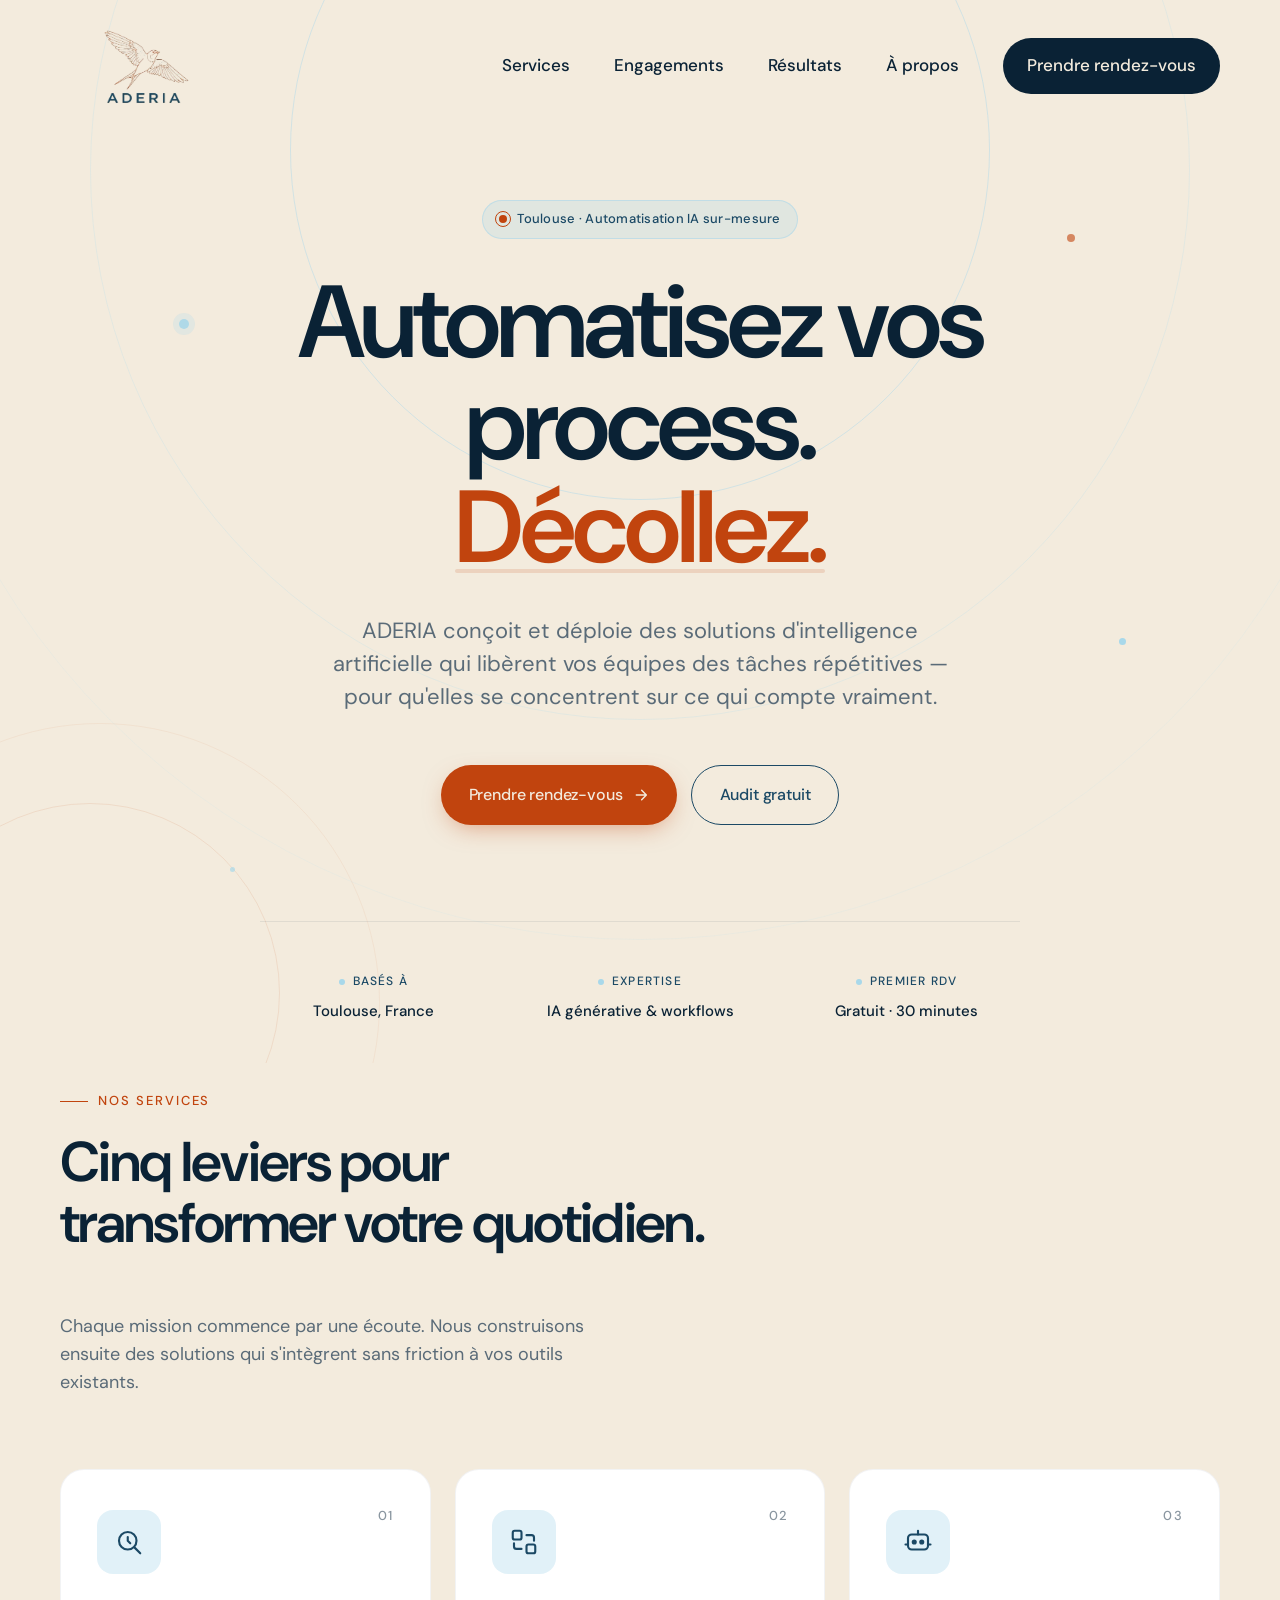
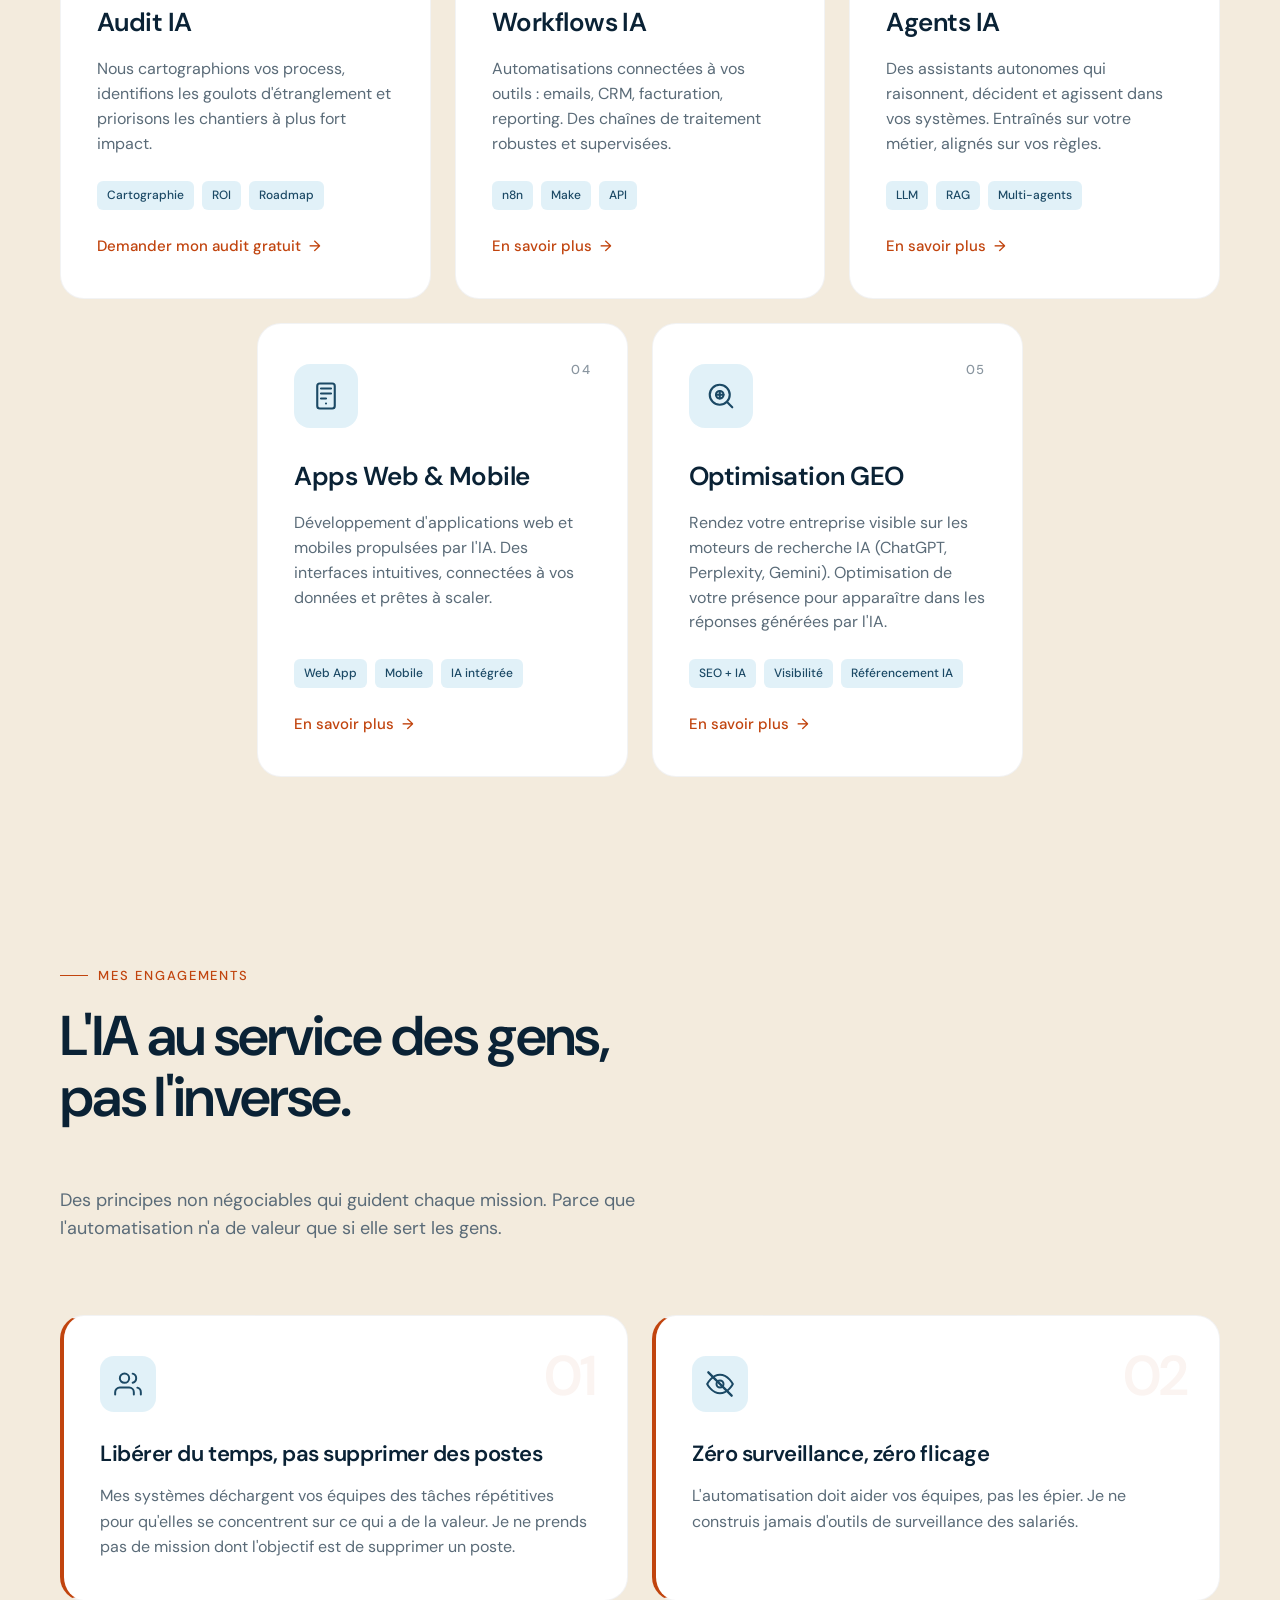
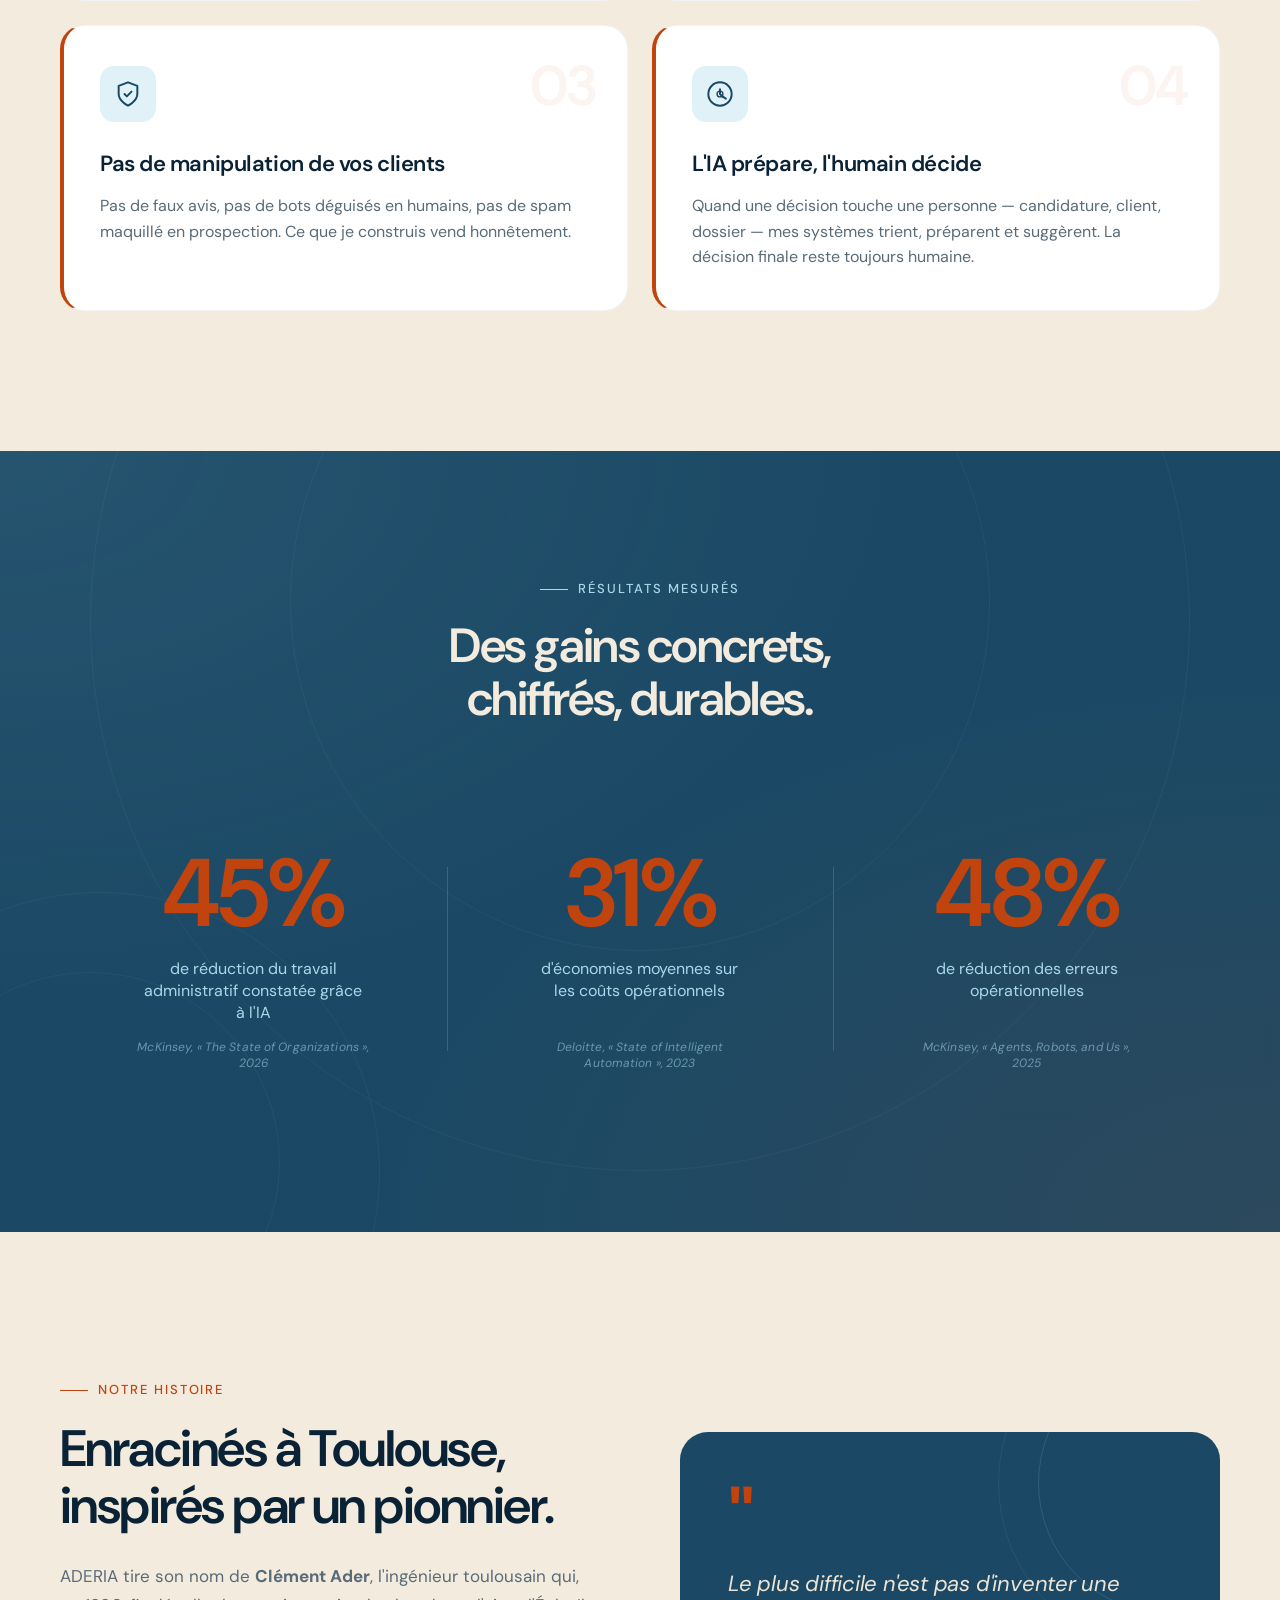
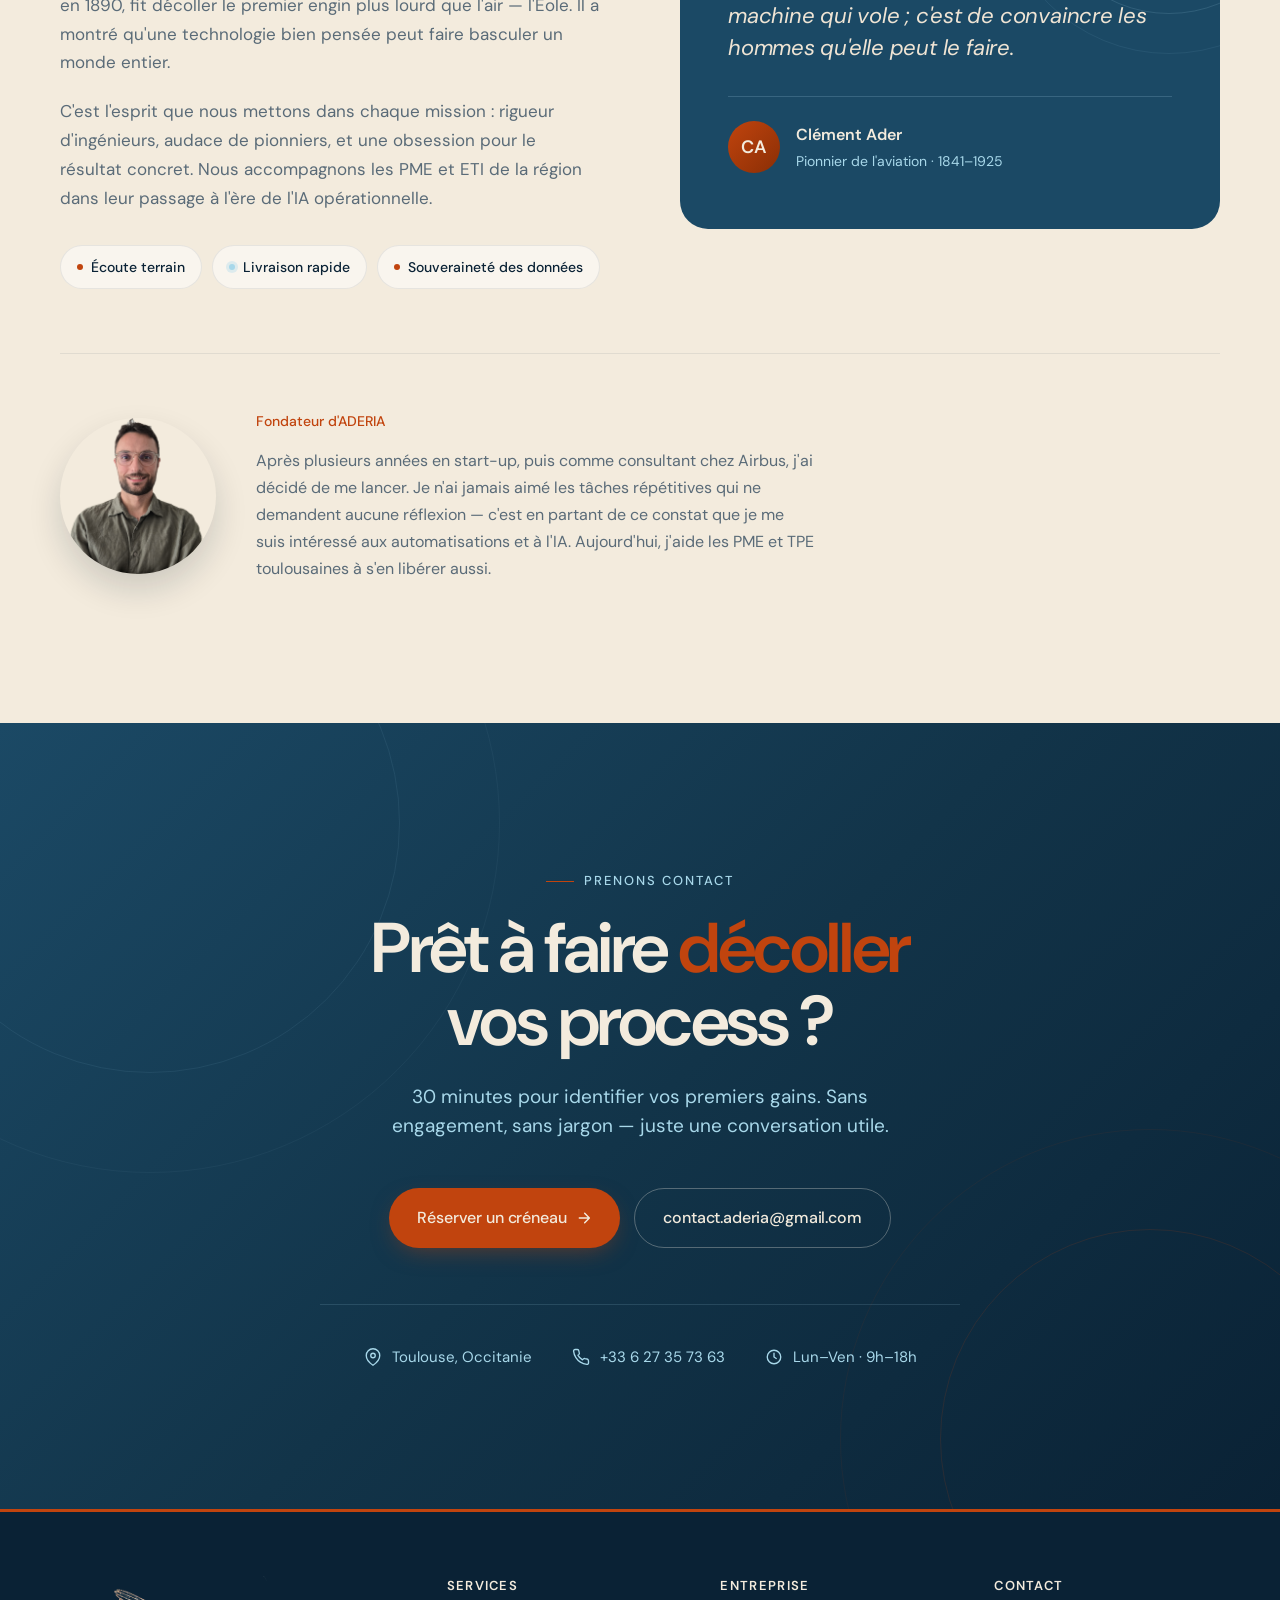
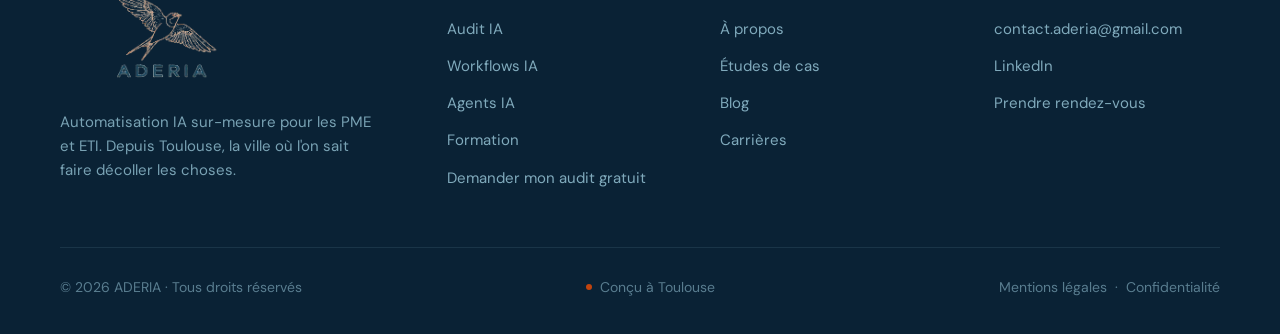
<file: index (4).html>
<!DOCTYPE html>
<html lang="fr"><head><meta http-equiv="Content-Type" content="text/html; charset=UTF-8">

<meta name="viewport" content="width=device-width, initial-scale=1.0">
<title>ADERIA — Automatisation IA à Toulouse</title>
<link rel="preconnect" href="https://fonts.googleapis.com/">
<link rel="preconnect" href="https://fonts.gstatic.com/" crossorigin="">
<link rel="stylesheet" href="https://fonts.googleapis.com/css2?family=DM+Sans:wght@400;500;600;700;800&display=swap">
<!-- Calendly widget -->
<link href="https://assets.calendly.com/assets/external/widget.css" rel="stylesheet">
<script src="https://assets.calendly.com/assets/external/widget.js" async=""></script>
<!-- Tally popup widget -->
<script src="https://tally.so/widgets/embed.js"></script><style>@keyframes _spin_evhv6_1{0%{transform:rotate(0)}to{transform:rotate(360deg)}}@keyframes _wave_evhv6_1{0%{transform:rotate(0)}50%{transform:rotate(20deg)}to{transform:rotate(0)}}@keyframes _heartBeat_evhv6_1{0%{transform:scale(1)}50%{transform:scale(1.08)}to{transform:scale(1)}}@keyframes _flash_evhv6_1{0%,50%,to{opacity:1}25%,75%{opacity:.2}}@keyframes _bounce_evhv6_1{0%,20%,53%,to{transform:translate(0,0)}40%,43%{transform:translateY(-30px)scaleY(1.1)}70%{transform:translateY(-15px)scaleY(1.05)}80%{transform:translate(0,0)scaleY(.95)}90%{transform:translateY(-4px)scaleY(1.02)}}@keyframes _rubberBand_evhv6_1{0%{transform:scale(1)}30%{transform:scale(1.25,.75)}40%{transform:scale(.75,1.25)}50%{transform:scale(1.15,.85)}65%{transform:scale(.95,1.05)}75%{transform:scale(1.05,.95)}to{transform:scale(1)}}@keyframes _headShake_evhv6_1{0%{transform:translate(0)}6.5%{transform:translate(-6px)rotateY(-9deg)}18.5%{transform:translate(5px)rotateY(7deg)}31.5%{transform:translate(-3px)rotateY(-5deg)}43.5%{transform:translate(2px)rotateY(3deg)}50%{transform:translate(0)}}@keyframes _tada_evhv6_1{0%{transform:scale(1)}10%,20%{transform:scale3d(.9,.9,.9)rotate(-3deg)}30%,50%,70%,90%{transform:scale3d(1.1,1.1,1.1)rotate(3deg)}40%,60%,80%{transform:scale3d(1.1,1.1,1.1)rotate(-3deg)}to{transform:scale(1)}}._overlay_evhv6_157{z-index:1000000006;background-color:#0f0f0f99;justify-content:center;align-items:center;display:flex;position:fixed;inset:0}._layoutDefault_evhv6_170{z-index:2147483000;opacity:0;background-color:#0000;border-radius:5px;width:auto;max-width:95vw;height:auto;display:flex;position:fixed;bottom:20px;right:20px;box-shadow:0 0 0 1px #0f0f0f0d,0 3px 6px #0f0f0f1a,0 9px 24px #0f0f0f33}._layoutModal_evhv6_186{z-index:2147483000;opacity:0;background-color:#0000;border-radius:5px;width:700px;max-width:95vw;height:auto;display:flex;position:relative;box-shadow:0 0 0 1px #0f0f0f0d,0 3px 6px #0f0f0f1a,0 9px 24px #0f0f0f33}._popupContainer_evhv6_200{border-radius:5px;width:100%;display:flex;overflow-y:auto}._popupContainer_evhv6_200 iframe{border-radius:5px;max-height:95vh}._loadingIndicator_evhv6_212{z-index:2147483000;color:#444;background-color:#f5f5f5;border-radius:50%;justify-content:center;align-items:center;width:50px;height:50px;display:inline-flex;position:absolute}._loadingIndicatorNoOverlay_evhv6_225{position:fixed;bottom:10px;right:10px}._loadingIndicator_evhv6_212 svg{width:20px;height:20px;animation:1.618s linear infinite _spin_evhv6_1}._emoji_evhv6_237{font-size:42px;line-height:1;display:inline-block;position:absolute;top:-21px;left:-21px}._animate__wave_evhv6_246{animation:1s ease-in-out 20 _wave_evhv6_1}._animate__heart-beat_evhv6_250{animation:1.3s ease-in-out 20 _heartBeat_evhv6_1}._animate__flash_evhv6_254{animation:2.5s 20 _flash_evhv6_1}._animate__bounce_evhv6_258{transform-origin:bottom;animation:1.5s 20 _bounce_evhv6_1}._animate__rubber-band_evhv6_263{animation:1.5s 20 _rubberBand_evhv6_1}._animate__head-shake_evhv6_267{animation:1.5s ease-in-out 20 _headShake_evhv6_1}._animate__tada_evhv6_271{animation:1.5s 20 _tada_evhv6_1}._animate__spin_evhv6_275{animation:1.618s linear 20 _spin_evhv6_1}@media (height<=1000px){._popupContainer_evhv6_200 iframe{max-height:85vh}}@media (width<=576px){._popupContainer_evhv6_200 iframe{max-height:70vh}._layoutDefault_evhv6_170,._layoutModal_evhv6_186{max-width:calc(100% - 40px)}}
/*$vite$:1*/</style>
<style>
  :root {
    --cream: #F3EBDD;
    --cream-warm: #EFE4D4;
    --terracotta: #C1440E;
    --terracotta-dark: #A03808;
    --navy: #1B4965;
    --navy-deep: #123449;
    --navy-black: #0A2235;
    --sky: #A8D8EA;
    --ink: #0A2235;
    --slate: #5A6B78;
    --muted: #8A96A0;
    --line: rgba(10, 34, 53, 0.08);
  }

  * { box-sizing: border-box; margin: 0; padding: 0; }

  html { scroll-behavior: smooth; }

  body {
    font-family: 'DM Sans', sans-serif;
    background: var(--cream);
    color: var(--ink);
    font-size: 17px;
    line-height: 1.6;
    -webkit-font-smoothing: antialiased;
    -moz-osx-font-smoothing: grayscale;
    overflow-x: hidden;
  }

  .container {
    max-width: 1240px;
    margin: 0 auto;
    padding: 0 40px;
  }

  /* ===== NAV ===== */
  .nav {
    position: fixed;
    top: 0; left: 0; right: 0;
    z-index: 100;
    padding: 20px 0;
    transition: all 0.3s ease;
    background: rgba(243, 235, 221, 0);
    backdrop-filter: blur(0px);
  }
  .nav.scrolled {
    background: rgba(243, 235, 221, 0.85);
    backdrop-filter: blur(16px);
    padding: 14px 0;
    border-bottom: 1px solid var(--line);
  }
  .nav-inner {
    display: flex;
    align-items: center;
    justify-content: space-between;
    gap: 24px;
  }
  .nav-links { }
  .logo {
    display: inline-flex;
    align-items: center;
    text-decoration: none;
    line-height: 0;
  }
  .logo img {
    height: 92px;
    width: auto;
    display: block;
    transition: transform 0.3s ease;
  }
  .logo:hover img { transform: translateY(-1px); }
  .nav.scrolled .logo img { height: 72px; }
  .footer-brand .logo img {
    height: 112px;
  }
  .nav-links {
    display: flex;
    gap: 44px;
    align-items: center;
  }
  .nav-links a {
    color: var(--ink);
    text-decoration: none;
    font-size: 17px;
    font-weight: 500;
    transition: color 0.2s;
  }
  .nav-links a:hover { color: var(--terracotta); }
  .nav-cta {
    padding: 14px 24px;
    background: var(--ink);
    color: var(--cream) !important;
    border-radius: 100px;
    font-size: 16px;
    transition: all 0.2s;
  }
  .nav-cta:hover {
    background: var(--terracotta) !important;
    transform: translateY(-1px);
  }

  /* ===== BUTTONS ===== */
  .btn {
    display: inline-flex;
    align-items: center;
    gap: 10px;
    padding: 16px 28px;
    border-radius: 100px;
    font-family: inherit;
    font-size: 16px;
    font-weight: 500;
    text-decoration: none;
    cursor: pointer;
    border: none;
    transition: all 0.25s cubic-bezier(0.4, 0, 0.2, 1);
    letter-spacing: -0.01em;
  }
  .btn-primary {
    background: var(--terracotta);
    color: var(--cream);
    box-shadow: 0 8px 24px -8px rgba(193, 68, 14, 0.5);
  }
  .btn-primary:hover {
    background: var(--terracotta-dark);
    transform: translateY(-2px);
    box-shadow: 0 12px 28px -8px rgba(193, 68, 14, 0.55);
  }
  .btn-outline {
    background: transparent;
    color: var(--navy);
    border: 1.5px solid var(--navy);
  }
  .btn-outline:hover {
    background: var(--navy);
    color: var(--cream);
    transform: translateY(-2px);
  }
  .btn .arrow {
    transition: transform 0.25s;
  }
  .btn:hover .arrow { transform: translateX(3px); }

  /* ===== HERO ===== */
  .hero {
    position: relative;
    padding: 200px 0 40px;
    overflow: hidden;
  }
  .hero-bg {
    position: absolute;
    inset: 0;
    pointer-events: none;
    overflow: hidden;
  }
  .circle {
    position: absolute;
    border-radius: 50%;
    border: 1px solid var(--navy);
    opacity: 0.08;
  }
  .circle.c1 { width: 700px; height: 700px; top: -200px; right: 50%; transform: translateX(50%); border-color: var(--sky); opacity: 0.45; }
  .circle.c2 { width: 1100px; height: 1100px; top: -380px; right: 50%; transform: translateX(50%); border-color: var(--sky); opacity: 0.22; }
  .circle.c3 { width: 1500px; height: 1500px; top: -560px; right: 50%; transform: translateX(50%); border-color: var(--sky); opacity: 0.12; }
  .circle.c4 { width: 380px; height: 380px; bottom: -120px; left: -100px; border-color: var(--terracotta); opacity: 0.1; }
  .circle.c5 { width: 560px; height: 560px; bottom: -220px; left: -180px; border-color: var(--terracotta); opacity: 0.06; }

  .dot {
    position: absolute;
    width: 8px; height: 8px;
    border-radius: 50%;
    background: var(--terracotta);
  }
  .dot.d1 { top: 22%; right: 16%; opacity: 0.6; }
  .dot.d2 { top: 30%; left: 14%; background: var(--sky); opacity: 0.9; width: 10px; height: 10px; box-shadow: 0 0 0 6px rgba(168, 216, 234, 0.25); }
  .dot.d3 { top: 60%; right: 12%; background: var(--sky); opacity: 1; width: 7px; height: 7px; }
  .dot.d4 { bottom: 18%; left: 18%; background: var(--sky); opacity: 0.7; width: 5px; height: 5px; }

  .hero-inner {
    position: relative;
    max-width: 980px;
    margin: 0 auto;
    text-align: center;
  }
  .hero-tag {
    display: inline-flex;
    align-items: center;
    gap: 10px;
    padding: 8px 16px;
    background: rgba(168, 216, 234, 0.25);
    border: 1px solid rgba(168, 216, 234, 0.55);
    border-radius: 100px;
    font-size: 13px;
    font-weight: 500;
    color: var(--navy);
    margin-bottom: 32px;
    letter-spacing: 0.02em;
  }
  .hero-tag .pulse {
    width: 8px; height: 8px;
    border-radius: 50%;
    background: var(--terracotta);
    position: relative;
  }
  .hero-tag .pulse::after {
    content: '';
    position: absolute;
    inset: -4px;
    border-radius: 50%;
    border: 1.5px solid var(--terracotta);
    animation: pulse 2s ease-out infinite;
  }
  @keyframes pulse {
    0% { transform: scale(0.8); opacity: 1; }
    100% { transform: scale(1.8); opacity: 0; }
  }

  .hero h1 {
    font-size: clamp(56px, 8vw, 116px);
    font-weight: 600;
    line-height: 1.0;
    letter-spacing: -0.04em;
    margin-bottom: 36px;
    color: var(--ink);
    text-wrap: balance;
  }
  .hero h1 .accent {
    color: var(--terracotta);
    display: inline-block;
    position: relative;
  }
  .hero h1 .accent::after {
    content: '';
    position: absolute;
    bottom: 0.05em;
    left: 0; right: 0;
    height: 4px;
    background: var(--terracotta);
    opacity: 0.15;
    border-radius: 4px;
  }
  .hero-sub {
    font-size: 22px;
    line-height: 1.5;
    color: var(--slate);
    max-width: 640px;
    margin: 0 auto 52px;
    font-weight: 400;
    text-wrap: pretty;
  }
  .hero-cta {
    display: flex;
    gap: 14px;
    flex-wrap: wrap;
    justify-content: center;
  }
  .hero-meta {
    display: flex;
    gap: 40px;
    margin: 96px auto 0;
    padding-top: 44px;
    border-top: 1px solid var(--line);
    max-width: 760px;
    justify-content: center;
  }
  .hero-meta-item {
    flex: 1;
    text-align: center;
  }
  .hero-meta-label {
    font-size: 12px;
    font-weight: 500;
    color: var(--navy);
    text-transform: uppercase;
    letter-spacing: 0.1em;
    margin-bottom: 8px;
    display: inline-flex;
    align-items: center;
    gap: 8px;
    justify-content: center;
  }
  .hero-meta-label::before {
    content: '';
    width: 6px; height: 6px;
    border-radius: 50%;
    background: var(--sky);
  }
  .hero-meta-val {
    font-size: 15px;
    font-weight: 500;
    color: var(--ink);
  }

  /* ===== SECTION HEADINGS ===== */
  .section {
    padding: 140px 0;
    position: relative;
  }
  .eyebrow {
    display: inline-flex;
    align-items: center;
    gap: 10px;
    font-size: 13px;
    font-weight: 500;
    color: var(--terracotta);
    text-transform: uppercase;
    letter-spacing: 0.15em;
    margin-bottom: 20px;
  }
  .eyebrow::before {
    content: '';
    width: 28px; height: 1px;
    background: var(--terracotta);
  }
  .section-title {
    font-size: clamp(36px, 4.5vw, 56px);
    font-weight: 600;
    line-height: 1.08;
    letter-spacing: -0.03em;
    margin-bottom: 20px;
    color: var(--ink);
    max-width: 760px;
    text-wrap: balance;
  }
  .section-sub {
    font-size: 18px;
    color: var(--slate);
    max-width: 580px;
    line-height: 1.55;
  }
  .section-head {
    display: flex;
    justify-content: space-between;
    align-items: flex-end;
    margin-bottom: 72px;
    gap: 40px;
    flex-wrap: wrap;
  }

  /* ===== SERVICES ===== */
  .services-grid {
    display: flex;
    flex-wrap: wrap;
    gap: 24px;
    justify-content: center;
  }
  .service-card {
    width: calc(33.333% - 16px);
    flex-shrink: 0;
    background: #FFFFFF;
    border-radius: 24px;
    padding: 40px 36px;
    border: 1px solid rgba(10, 34, 53, 0.05);
    transition: all 0.35s cubic-bezier(0.4, 0, 0.2, 1);
    position: relative;
    overflow: hidden;
    display: flex;
    flex-direction: column;
    min-height: 420px;
  }
  .service-card:hover {
    transform: translateY(-6px);
    border-color: rgba(193, 68, 14, 0.2);
    box-shadow: 0 24px 48px -20px rgba(10, 34, 53, 0.12);
  }
  .service-card::before {
    content: '';
    position: absolute;
    top: 0; right: 0;
    width: 160px; height: 160px;
    background: radial-gradient(circle at top right, rgba(193, 68, 14, 0.06), transparent 70%);
    opacity: 0;
    transition: opacity 0.35s;
  }
  .service-card:hover::before { opacity: 1; }

  .service-icon {
    width: 64px; height: 64px;
    border-radius: 16px;
    background: rgba(168, 216, 234, 0.35);
    display: grid;
    place-items: center;
    margin-bottom: 28px;
    color: var(--navy);
    transition: all 0.35s;
  }
  .service-card:hover .service-icon {
    background: var(--terracotta);
    color: var(--cream);
    transform: rotate(-4deg) scale(1.05);
  }
  .service-icon svg { width: 30px; height: 30px; }

  .service-num {
    position: absolute;
    top: 36px; right: 36px;
    font-size: 13px;
    font-weight: 500;
    color: var(--muted);
    letter-spacing: 0.1em;
  }
  .service-title {
    font-size: 26px;
    font-weight: 600;
    letter-spacing: -0.02em;
    margin-bottom: 14px;
    color: var(--ink);
  }
  .service-desc {
    color: var(--slate);
    font-size: 16px;
    line-height: 1.55;
    margin-bottom: 24px;
    flex: 1;
  }
  .service-tags {
    display: flex;
    gap: 8px;
    flex-wrap: wrap;
    margin-bottom: 24px;
  }
  .service-tag {
    font-size: 12px;
    padding: 5px 10px;
    background: rgba(168, 216, 234, 0.35);
    color: var(--navy);
    border-radius: 6px;
    font-weight: 500;
  }
  .service-link {
    color: var(--terracotta);
    text-decoration: none;
    font-weight: 500;
    font-size: 15px;
    display: inline-flex;
    align-items: center;
    gap: 8px;
    transition: gap 0.25s;
    align-self: flex-start;
  }
  .service-link:hover { gap: 12px; }

  /* ===== ENGAGEMENTS ===== */
  .engagements-grid {
    display: grid;
    grid-template-columns: repeat(2, 1fr);
    gap: 24px;
  }
  .engagement-card {
    background: #FFFFFF;
    border-radius: 24px;
    padding: 40px 36px;
    border-left: 4px solid var(--terracotta);
    border-top: 1px solid rgba(10, 34, 53, 0.05);
    border-right: 1px solid rgba(10, 34, 53, 0.05);
    border-bottom: 1px solid rgba(10, 34, 53, 0.05);
    transition: all 0.35s cubic-bezier(0.4, 0, 0.2, 1);
    position: relative;
    overflow: hidden;
  }
  .engagement-card:hover {
    transform: translateY(-4px);
    border-color: rgba(193, 68, 14, 0.2);
    border-left-color: var(--terracotta);
    box-shadow: 0 20px 48px -16px rgba(10, 34, 53, 0.12);
  }
  .engagement-card::before {
    content: '';
    position: absolute;
    top: 0; right: 0;
    width: 140px; height: 140px;
    background: radial-gradient(circle at top right, rgba(193, 68, 14, 0.04), transparent 70%);
    opacity: 0;
    transition: opacity 0.35s;
  }
  .engagement-card:hover::before { opacity: 1; }
  .engagement-num {
    position: absolute;
    top: 32px; right: 32px;
    font-size: 56px;
    font-weight: 600;
    color: rgba(193, 68, 14, 0.06);
    line-height: 1;
    letter-spacing: -0.04em;
  }
  .engagement-icon {
    width: 56px; height: 56px;
    border-radius: 14px;
    background: rgba(168, 216, 234, 0.35);
    display: grid;
    place-items: center;
    margin-bottom: 24px;
    color: var(--navy);
    transition: all 0.35s;
  }
  .engagement-card:hover .engagement-icon {
    background: var(--terracotta);
    color: var(--cream);
    transform: rotate(-4deg) scale(1.05);
  }
  .engagement-icon svg { width: 28px; height: 28px; }
  .engagement-title {
    font-size: 22px;
    font-weight: 600;
    letter-spacing: -0.02em;
    margin-bottom: 12px;
    color: var(--ink);
  }
  .engagement-desc {
    color: var(--slate);
    font-size: 16px;
    line-height: 1.6;
  }

  /* ===== STATS ===== */
  .stats {
    background: var(--navy);
    color: var(--cream);
    padding: 120px 0;
    position: relative;
    overflow: hidden;
  }
  .stats::before {
    content: '';
    position: absolute;
    inset: 0;
    background:
      radial-gradient(ellipse at top left, rgba(168, 216, 234, 0.08), transparent 50%),
      radial-gradient(ellipse at bottom right, rgba(193, 68, 14, 0.1), transparent 50%);
    pointer-events: none;
  }
  .stats-circles {
    position: absolute;
    inset: 0;
    pointer-events: none;
    opacity: 0.06;
  }
  .stats-circles .circle {
    border-color: var(--sky);
    opacity: 1;
  }
  .stats-head {
    text-align: center;
    margin-bottom: 80px;
    position: relative;
  }
  .stats .eyebrow { color: var(--sky); }
  .stats .eyebrow::before { background: var(--sky); }
  .stats-title {
    font-size: clamp(32px, 4vw, 48px);
    font-weight: 600;
    letter-spacing: -0.03em;
    line-height: 1.1;
    max-width: 640px;
    margin: 0 auto;
    text-wrap: balance;
  }
  .stats-grid {
    display: grid;
    grid-template-columns: repeat(3, 1fr);
    gap: 0;
    position: relative;
  }
  .stat {
    padding: 40px 32px;
    text-align: center;
    position: relative;
    display: flex;
    flex-direction: column;
    align-items: center;
  }
  .stat + .stat::before {
    content: '';
    position: absolute;
    left: 0; top: 20%; bottom: 20%;
    width: 1px;
    background: rgba(168, 216, 234, 0.2);
  }
  .stat-num {
    font-size: clamp(64px, 8vw, 96px);
    font-weight: 600;
    color: var(--terracotta);
    letter-spacing: -0.04em;
    line-height: 1;
    margin-bottom: 16px;
    font-variant-numeric: tabular-nums;
  }
  .stat-label {
    font-size: 16px;
    color: var(--sky);
    font-weight: 400;
    line-height: 1.4;
    max-width: 220px;
    margin: 0 auto 14px;
  }
  .stat-source {
    font-size: 12px;
    color: rgba(168, 216, 234, 0.55);
    font-style: italic;
    line-height: 1.4;
    max-width: 240px;
    margin: auto auto 0;
    letter-spacing: 0.01em;
  }

  /* ===== ABOUT ===== */
  .about-grid {
    display: grid;
    grid-template-columns: 1fr 1fr;
    gap: 80px;
    align-items: center;
  }
  .about-text h2 {
    font-size: clamp(36px, 4vw, 52px);
    font-weight: 600;
    line-height: 1.1;
    letter-spacing: -0.03em;
    margin-bottom: 28px;
    text-wrap: balance;
  }
  .about-text p {
    color: var(--slate);
    font-size: 17px;
    line-height: 1.7;
    margin-bottom: 20px;
  }
  .about-tags {
    display: flex;
    gap: 10px;
    flex-wrap: wrap;
    margin-top: 32px;
  }
  .about-tag {
    padding: 10px 16px;
    border: 1px solid var(--line);
    border-radius: 100px;
    font-size: 14px;
    font-weight: 500;
    color: var(--ink);
    background: rgba(255, 255, 255, 0.5);
    display: inline-flex;
    align-items: center;
    gap: 8px;
  }
  .about-tag-dot {
    width: 6px; height: 6px;
    border-radius: 50%;
    background: var(--terracotta);
  }
  .about-tag:nth-child(2) .about-tag-dot { background: var(--sky); box-shadow: 0 0 0 3px rgba(168, 216, 234, 0.35); }

  .quote-card {
    background: var(--navy);
    color: var(--cream);
    padding: 56px 48px;
    border-radius: 28px;
    position: relative;
    overflow: hidden;
  }
  .quote-card::before {
    content: '';
    position: absolute;
    top: -80px; right: -80px;
    width: 260px; height: 260px;
    border-radius: 50%;
    border: 1px solid rgba(168, 216, 234, 0.15);
  }
  .quote-card::after {
    content: '';
    position: absolute;
    top: -120px; right: -120px;
    width: 340px; height: 340px;
    border-radius: 50%;
    border: 1px solid rgba(168, 216, 234, 0.08);
  }
  .quote-mark {
    font-size: 80px;
    color: var(--terracotta);
    line-height: 0.8;
    font-family: 'DM Sans', serif;
    margin-bottom: 16px;
    font-weight: 600;
  }
  .quote-text {
    font-size: 22px;
    font-style: italic;
    line-height: 1.45;
    margin-bottom: 32px;
    font-weight: 400;
    color: #EFE4D4;
    letter-spacing: -0.01em;
    position: relative;
    z-index: 1;
  }
  .quote-attr {
    display: flex;
    align-items: center;
    gap: 16px;
    padding-top: 24px;
    border-top: 1px solid rgba(168, 216, 234, 0.2);
    position: relative;
    z-index: 1;
  }
  .quote-avatar {
    width: 52px; height: 52px;
    border-radius: 50%;
    background: linear-gradient(135deg, var(--terracotta), #8A2E05);
    display: grid;
    place-items: center;
    color: var(--cream);
    font-weight: 600;
    font-size: 18px;
    letter-spacing: -0.02em;
    flex-shrink: 0;
  }
  .quote-name {
    font-weight: 600;
    font-size: 16px;
    margin-bottom: 2px;
  }
  .quote-role {
    font-size: 14px;
    color: var(--sky);
    font-weight: 400;
  }

  /* ===== FOUNDER ===== */
  .founder-block {
    display: flex;
    align-items: center;
    gap: 40px;
    margin-top: 64px;
    padding-top: 56px;
    border-top: 1px solid var(--line);
  }
  .founder-photo {
    width: 156px;
    height: 156px;
    border-radius: 50%;
    object-fit: cover;
    flex-shrink: 0;
    box-shadow: 0 16px 32px rgba(11, 30, 46, 0.16);
  }
  .founder-name {
    font-size: 22px;
    font-weight: 600;
    color: var(--ink);
    letter-spacing: -0.01em;
    margin-bottom: 4px;
  }
  .founder-role {
    font-size: 14px;
    font-weight: 500;
    color: var(--terracotta);
    margin-bottom: 14px;
  }
  .founder-bio {
    font-size: 16px;
    line-height: 1.7;
    color: var(--slate);
    max-width: 560px;
  }

  /* ===== CONTACT ===== */
  .contact {
    background: linear-gradient(135deg, var(--navy) 0%, var(--navy-deep) 50%, var(--navy-black) 100%);
    color: var(--cream);
    padding: 140px 0;
    text-align: center;
    position: relative;
    overflow: hidden;
  }
  .contact-circles {
    position: absolute;
    inset: 0;
    pointer-events: none;
  }
  .contact-circles .circle {
    border-color: var(--sky);
    opacity: 0.08;
  }
  .contact-circles .c-a { width: 500px; height: 500px; top: -150px; left: -100px; }
  .contact-circles .c-b { width: 700px; height: 700px; top: -250px; left: -200px; opacity: 0.05; }
  .contact-circles .c-c { width: 420px; height: 420px; bottom: -140px; right: -80px; border-color: var(--terracotta); opacity: 0.15; }
  .contact-circles .c-d { width: 620px; height: 620px; bottom: -240px; right: -180px; border-color: var(--terracotta); opacity: 0.08; }

  .contact-inner { position: relative; max-width: 720px; margin: 0 auto; }
  .contact h2 {
    font-size: clamp(40px, 5.5vw, 72px);
    font-weight: 600;
    line-height: 1.05;
    letter-spacing: -0.035em;
    margin-bottom: 24px;
    text-wrap: balance;
  }
  .contact h2 .accent { color: var(--terracotta); }
  .contact p {
    font-size: 19px;
    color: var(--sky);
    margin-bottom: 48px;
    line-height: 1.5;
    max-width: 560px;
    margin-left: auto;
    margin-right: auto;
    text-wrap: pretty;
  }
  .contact-cta {
    display: flex;
    gap: 14px;
    justify-content: center;
    flex-wrap: wrap;
    margin-bottom: 56px;
  }
  .btn-light {
    background: transparent;
    color: var(--cream);
    border: 1.5px solid rgba(245, 237, 227, 0.3);
  }
  .btn-light:hover {
    background: var(--cream);
    color: var(--navy);
    border-color: var(--cream);
    transform: translateY(-2px);
  }
  .contact-info {
    display: flex;
    gap: 40px;
    justify-content: center;
    flex-wrap: wrap;
    padding-top: 40px;
    border-top: 1px solid rgba(168, 216, 234, 0.15);
  }
  .contact-info-item {
    display: flex;
    align-items: center;
    gap: 10px;
    color: var(--sky);
    font-size: 15px;
  }
  .contact-info-item svg { width: 18px; height: 18px; }

  /* ===== FOOTER ===== */
  footer {
    background: var(--navy-black);
    color: var(--sky);
    padding: 64px 0 36px;
    border-top: 3px solid var(--terracotta);
  }
  .footer-top {
    display: grid;
    grid-template-columns: 1.5fr 1fr 1fr 1fr;
    gap: 48px;
    margin-bottom: 56px;
  }
  .footer-brand .logo { margin-bottom: 22px; }
  .footer-brand p {
    color: rgba(168, 216, 234, 0.7);
    font-size: 15px;
    line-height: 1.6;
    max-width: 320px;
  }
  .footer-col h4 {
    font-size: 13px;
    font-weight: 600;
    color: var(--cream);
    text-transform: uppercase;
    letter-spacing: 0.1em;
    margin-bottom: 18px;
  }
  .footer-col ul { list-style: none; display: flex; flex-direction: column; gap: 10px; }
  .footer-col a {
    color: rgba(168, 216, 234, 0.75);
    text-decoration: none;
    font-size: 15px;
    transition: color 0.2s;
  }
  .footer-col a:hover { color: var(--terracotta); }
  .footer-bottom {
    padding-top: 28px;
    border-top: 1px solid rgba(168, 216, 234, 0.1);
    display: flex;
    justify-content: space-between;
    align-items: center;
    flex-wrap: wrap;
    gap: 16px;
    font-size: 14px;
    color: rgba(168, 216, 234, 0.5);
  }
  .footer-toulouse {
    display: flex;
    align-items: center;
    gap: 8px;
  }
  .footer-toulouse .dot-tls {
    width: 6px; height: 6px; border-radius: 50%;
    background: var(--terracotta);
  }

  /* ===== SCROLL REVEAL ===== */
  .reveal {
    opacity: 0;
    transform: translateY(24px);
    transition: opacity 0.8s cubic-bezier(0.4, 0, 0.2, 1), transform 0.8s cubic-bezier(0.4, 0, 0.2, 1);
  }
  .reveal.visible {
    opacity: 1;
    transform: translateY(0);
  }
  .reveal-delay-1 { transition-delay: 0.1s; }
  .reveal-delay-2 { transition-delay: 0.2s; }
  .reveal-delay-3 { transition-delay: 0.3s; }

  /* ===== RESPONSIVE ===== */
  @media (max-width: 900px) {
    .container { padding: 0 24px; }
    .nav-links a:not(.nav-cta) { display: none; }
    .hero { padding: 140px 0 80px; }
    .section { padding: 80px 0; }
    .services-grid { justify-content: center; }
    .service-card { width: calc(50% - 12px); }
    .stats-grid { grid-template-columns: 1fr; }
    .stat + .stat::before {
      left: 20%; right: 20%; top: 0; bottom: auto;
      width: auto; height: 1px;
    }
    .about-grid { grid-template-columns: 1fr; gap: 48px; }
    .founder-block { flex-direction: column; text-align: center; gap: 20px; }
    .founder-bio { max-width: none; }
    .hero-meta { flex-direction: column; gap: 20px; }
    .section-head { flex-direction: column; align-items: flex-start; }
  }
  @media (max-width: 600px) {
    .services-grid { flex-direction: column; }
    .service-card { width: 100%; }
    .engagements-grid { grid-template-columns: 1fr; }
  }
</style>
</head>
<body>

<!-- NAV -->
<nav class="nav" id="nav">
  <div class="container nav-inner">
    <a href="#" class="logo" aria-label="ADERIA">
      <img src="logo_aderia.png" alt="ADERIA">
    </a>
    <div class="nav-links">
      <a href="#services">Services</a>
      <a href="#engagements">Engagements</a>
      <a href="#chiffres">Résultats</a>
      <a href="#apropos">À propos</a>
      <a href="#" class="nav-cta" onclick="Calendly.initPopupWidget({url:&#39;https://calendly.com/contact-aderia/30min&#39;});return false;">Prendre rendez-vous</a>
    </div>
  </div>
</nav>

<!-- HERO -->
<section class="hero">
  <div class="hero-bg">
    <div class="circle c3"></div>
    <div class="circle c2"></div>
    <div class="circle c1"></div>
    <div class="circle c4"></div>
    <div class="circle c5"></div>
    <div class="dot d1"></div>
    <div class="dot d2"></div>
    <div class="dot d3"></div>
    <div class="dot d4"></div>
  </div>
  <div class="container hero-inner">
    <div class="hero-tag reveal visible" style="display: inline-flex;">
      <span class="pulse"></span>
      Toulouse · Automatisation IA sur-mesure
    </div>
    <h1 class="reveal reveal-delay-1 visible">
      Automatisez vos process.<br>
      <span class="accent">Décollez.</span>
    </h1>
    <p class="hero-sub reveal reveal-delay-2 visible">
      ADERIA conçoit et déploie des solutions d'intelligence artificielle
      qui libèrent vos équipes des tâches répétitives — pour qu'elles se
      concentrent sur ce qui compte vraiment.
    </p>
    <div class="hero-cta reveal reveal-delay-3 visible">
      <a href="#" class="btn btn-primary" onclick="Calendly.initPopupWidget({url:&#39;https://calendly.com/contact-aderia/30min&#39;});return false;">
        Prendre rendez-vous
        <svg class="arrow" width="16" height="16" viewBox="0 0 24 24" fill="none" stroke="currentColor" stroke-width="2.2" stroke-linecap="round" stroke-linejoin="round">
          <path d="M5 12h14M13 5l7 7-7 7"></path>
        </svg>
      </a>
      <a href="#" class="btn btn-outline" onclick="Tally.openPopup(&#39;ODgv0Y&#39;,{hideTitle:true,overlay:true,emoji:{text:&#39;👋&#39;,animation:&#39;wave&#39;}});return false;">
        Audit gratuit
      </a>
    </div>
    <div class="hero-meta reveal">
      <div class="hero-meta-item">
        <div class="hero-meta-label">Basés à</div>
        <div class="hero-meta-val">Toulouse, France</div>
      </div>
      <div class="hero-meta-item">
        <div class="hero-meta-label">Expertise</div>
        <div class="hero-meta-val">IA générative &amp; workflows</div>
      </div>
      <div class="hero-meta-item">
        <div class="hero-meta-label">Premier rdv</div>
        <div class="hero-meta-val">Gratuit · 30 minutes</div>
      </div>
    </div>
  </div>
</section>

<!-- SERVICES -->
<section class="section" id="services" style="padding-top: 20px;">
  <div class="container">
    <div class="section-head reveal">
      <div>
        <div class="eyebrow">Nos services</div>
        <h2 class="section-title">Cinq leviers pour transformer votre quotidien.</h2>
      </div>
      <p class="section-sub">
        Chaque mission commence par une écoute. Nous construisons ensuite
        des solutions qui s'intègrent sans friction à vos outils existants.
      </p>
    </div>

    <div class="services-grid">
      <!-- Audit IA -->
      <div class="service-card reveal reveal-delay-1">
        <div class="service-num">01</div>
        <div class="service-icon">
          <svg viewBox="0 0 24 24" fill="none" stroke="currentColor" stroke-width="1.7" stroke-linecap="round" stroke-linejoin="round">
            <circle cx="11" cy="11" r="7"></circle>
            <path d="M21 21l-4.3-4.3"></path>
            <path d="M11 8v3l2 2"></path>
          </svg>
        </div>
        <h3 class="service-title">Audit IA</h3>
        <p class="service-desc">
          Nous cartographions vos process, identifions les goulots d'étranglement
          et priorisons les chantiers à plus fort impact.
        </p>
        <div class="service-tags">
          <span class="service-tag">Cartographie</span>
          <span class="service-tag">ROI</span>
          <span class="service-tag">Roadmap</span>
        </div>
        <a href="#" class="service-link" onclick="Tally.openPopup(&#39;ODgv0Y&#39;,{hideTitle:true,overlay:true,emoji:{text:&#39;👋&#39;,animation:&#39;wave&#39;}});return false;">
          Demander mon audit gratuit
          <span>→</span>
        </a>
      </div>

      <!-- Workflows IA -->
      <div class="service-card reveal reveal-delay-2">
        <div class="service-num">02</div>
        <div class="service-icon">
          <svg viewBox="0 0 24 24" fill="none" stroke="currentColor" stroke-width="1.7" stroke-linecap="round" stroke-linejoin="round">
            <rect x="3" y="3" width="7" height="7" rx="1.5"></rect>
            <rect x="14" y="14" width="7" height="7" rx="1.5"></rect>
            <path d="M14 6.5h4a2 2 0 0 1 2 2V11"></path>
            <path d="M10 17.5H6a2 2 0 0 1-2-2V13"></path>
          </svg>
        </div>
        <h3 class="service-title">Workflows IA</h3>
        <p class="service-desc">
          Automatisations connectées à vos outils : emails, CRM, facturation,
          reporting. Des chaînes de traitement robustes et supervisées.
        </p>
        <div class="service-tags">
          <span class="service-tag">n8n</span>
          <span class="service-tag">Make</span>
          <span class="service-tag">API</span>
        </div>
        <a href="#" class="service-link">
          En savoir plus
          <span>→</span>
        </a>
      </div>

      <!-- Agents IA -->
      <div class="service-card reveal reveal-delay-3">
        <div class="service-num">03</div>
        <div class="service-icon">
          <svg viewBox="0 0 24 24" fill="none" stroke="currentColor" stroke-width="1.7" stroke-linecap="round" stroke-linejoin="round">
            <rect x="4" y="6" width="16" height="12" rx="3"></rect>
            <circle cx="9" cy="12" r="1.2" fill="currentColor"></circle>
            <circle cx="15" cy="12" r="1.2" fill="currentColor"></circle>
            <path d="M12 3v3"></path>
            <path d="M2 14h2M20 14h2"></path>
          </svg>
        </div>
        <h3 class="service-title">Agents IA</h3>
        <p class="service-desc">
          Des assistants autonomes qui raisonnent, décident et agissent
          dans vos systèmes. Entraînés sur votre métier, alignés sur vos règles.
        </p>
        <div class="service-tags">
          <span class="service-tag">LLM</span>
          <span class="service-tag">RAG</span>
          <span class="service-tag">Multi-agents</span>
        </div>
        <a href="#" class="service-link">
          En savoir plus
          <span>→</span>
        </a>
      </div>

      <!-- Apps Web & Mobile -->
      <div class="service-card reveal reveal-delay-3">
        <div class="service-num">04</div>
        <div class="service-icon">
          <svg viewBox="0 0 24 24" fill="none" stroke="currentColor" stroke-width="1.7" stroke-linecap="round" stroke-linejoin="round">
            <rect x="5" y="2" width="14" height="20" rx="2"></rect>
            <path d="M12 18h.01"></path>
            <path d="M8 6h8M8 10h8M8 14h4"></path>
          </svg>
        </div>
        <h3 class="service-title">Apps Web &amp; Mobile</h3>
        <p class="service-desc">
          Développement d'applications web et mobiles propulsées par l'IA.
          Des interfaces intuitives, connectées à vos données et prêtes à scaler.
        </p>
        <div class="service-tags">
          <span class="service-tag">Web App</span>
          <span class="service-tag">Mobile</span>
          <span class="service-tag">IA intégrée</span>
        </div>
        <a href="#" class="service-link">
          En savoir plus
          <span>→</span>
        </a>
      </div>

      <div class="service-card reveal reveal-delay-1">
        <div class="service-num">05</div>
        <div class="service-icon">
          <svg viewBox="0 0 24 24" fill="none" stroke="currentColor" stroke-width="1.7" stroke-linecap="round" stroke-linejoin="round">
            <circle cx="11" cy="11" r="8"></circle>
            <path d="M21 21l-4.35-4.35"></path>
            <circle cx="11" cy="11" r="3"></circle>
            <path d="M11 8v6M8 11h6"></path>
          </svg>
        </div>
        <h3 class="service-title">Optimisation GEO</h3>
        <p class="service-desc">
          Rendez votre entreprise visible sur les moteurs de recherche IA (ChatGPT, Perplexity, Gemini).
          Optimisation de votre présence pour apparaître dans les réponses générées par l'IA.
        </p>
        <div class="service-tags">
          <span class="service-tag">SEO + IA</span>
          <span class="service-tag">Visibilité</span>
          <span class="service-tag">Référencement IA</span>
        </div>
        <a href="#" class="service-link">
          En savoir plus
          <span>→</span>
        </a>
      </div>
    </div>
  </div>
</section>

<!-- ENGAGEMENTS -->
<section class="section" id="engagements" style="padding-top: 40px;">
  <div class="container">
    <div class="section-head reveal">
      <div>
        <div class="eyebrow">Mes engagements</div>
        <h2 class="section-title">L'IA au service des gens,<br>pas l'inverse.</h2>
      </div>
      <p class="section-sub">
        Des principes non négociables qui guident chaque mission.
        Parce que l'automatisation n'a de valeur que si elle sert les gens.
      </p>
    </div>

    <div class="engagements-grid">

      <div class="engagement-card reveal reveal-delay-1">
        <div class="engagement-num">01</div>
        <div class="engagement-icon">
          <svg viewBox="0 0 24 24" fill="none" stroke="currentColor" stroke-width="1.7" stroke-linecap="round" stroke-linejoin="round">
            <path d="M17 21v-2a4 4 0 0 0-4-4H5a4 4 0 0 0-4 4v2"></path>
            <circle cx="9" cy="7" r="4"></circle>
            <path d="M23 21v-2a4 4 0 0 0-3-3.87"></path>
            <path d="M16 3.13a4 4 0 0 1 0 7.75"></path>
          </svg>
        </div>
        <h3 class="engagement-title">Libérer du temps, pas supprimer des postes</h3>
        <p class="engagement-desc">
          Mes systèmes déchargent vos équipes des tâches répétitives pour qu'elles se concentrent
          sur ce qui a de la valeur. Je ne prends pas de mission dont l'objectif est de supprimer un poste.
        </p>
      </div>

      <div class="engagement-card reveal reveal-delay-2">
        <div class="engagement-num">02</div>
        <div class="engagement-icon">
          <svg viewBox="0 0 24 24" fill="none" stroke="currentColor" stroke-width="1.7" stroke-linecap="round" stroke-linejoin="round">
            <path d="M1 12s4-8 11-8 11 8 11 8-4 8-11 8-11-8-11-8z"></path>
            <circle cx="12" cy="12" r="3"></circle>
            <line x1="2" y1="2" x2="22" y2="22" stroke-width="2"></line>
          </svg>
        </div>
        <h3 class="engagement-title">Zéro surveillance, zéro flicage</h3>
        <p class="engagement-desc">
          L'automatisation doit aider vos équipes, pas les épier. Je ne construis
          jamais d'outils de surveillance des salariés.
        </p>
      </div>

      <div class="engagement-card reveal reveal-delay-1">
        <div class="engagement-num">03</div>
        <div class="engagement-icon">
          <svg viewBox="0 0 24 24" fill="none" stroke="currentColor" stroke-width="1.7" stroke-linecap="round" stroke-linejoin="round">
            <path d="M12 22s8-4 8-10V5l-8-3-8 3v7c0 6 8 10 8 10z"></path>
            <polyline points="9 12 11 14 15 10"></polyline>
          </svg>
        </div>
        <h3 class="engagement-title">Pas de manipulation de vos clients</h3>
        <p class="engagement-desc">
          Pas de faux avis, pas de bots déguisés en humains, pas de spam maquillé en prospection.
          Ce que je construis vend honnêtement.
        </p>
      </div>

      <div class="engagement-card reveal reveal-delay-2">
        <div class="engagement-num">04</div>
        <div class="engagement-icon">
          <svg viewBox="0 0 24 24" fill="none" stroke="currentColor" stroke-width="1.7" stroke-linecap="round" stroke-linejoin="round">
            <path d="M12 8v4l2 2"></path>
            <circle cx="12" cy="12" r="10"></circle>
            <path d="M17 16l-3-2"></path>
            <circle cx="12" cy="12" r="2.5" fill="none" stroke-width="1.2"></circle>
          </svg>
        </div>
        <h3 class="engagement-title">L'IA prépare, l'humain décide</h3>
        <p class="engagement-desc">
          Quand une décision touche une personne — candidature, client, dossier — mes systèmes
          trient, préparent et suggèrent. La décision finale reste toujours humaine.
        </p>
      </div>

    </div>
  </div>
</section>

<!-- STATS -->
<section class="stats" id="chiffres">
  <div class="stats-circles">
    <div class="circle c1"></div>
    <div class="circle c2"></div>
    <div class="circle c4"></div>
    <div class="circle c5"></div>
  </div>
  <div class="container">
    <div class="stats-head reveal">
      <div class="eyebrow" style="justify-content: center; display: inline-flex;">Résultats mesurés</div>
      <h2 class="stats-title">Des gains concrets, chiffrés, durables.</h2>
    </div>
    <div class="stats-grid">
      <div class="stat reveal reveal-delay-1">
        <div class="stat-num" data-target="47" data-suffix="%">0%</div>
        <div class="stat-label">de réduction du travail administratif constatée grâce à l'IA</div>
        <div class="stat-source">McKinsey,&nbsp;«&nbsp;The State of Organizations&nbsp;», 2026</div>
      </div>
      <div class="stat reveal reveal-delay-2">
        <div class="stat-num" data-target="32" data-suffix="%">0%</div>
        <div class="stat-label">d'économies moyennes sur les coûts opérationnels</div>
        <div class="stat-source">Deloitte,&nbsp;«&nbsp;State of Intelligent Automation&nbsp;», 2023</div>
      </div>
      <div class="stat reveal reveal-delay-3">
        <div class="stat-num" data-target="50" data-suffix="%">0%</div>
        <div class="stat-label">de réduction des erreurs opérationnelles</div>
        <div class="stat-source">McKinsey, « Agents, Robots, and Us », 2025</div>
      </div>
    </div>
  </div>
</section>

<!-- À PROPOS -->
<section class="section" id="apropos">
  <div class="container">
    <div class="about-grid">
      <div class="about-text reveal">
        <div class="eyebrow">Notre histoire</div>
        <h2>Enracinés à Toulouse, inspirés par un pionnier.</h2>
        <p>
          ADERIA tire son nom de <strong>Clément Ader</strong>, l'ingénieur
          toulousain qui, en 1890, fit décoller le premier engin plus lourd
          que l'air — l'Éole. Il a montré qu'une technologie bien pensée peut
          faire basculer un monde entier.
        </p>
        <p>
          C'est l'esprit que nous mettons dans chaque mission : rigueur
          d'ingénieurs, audace de pionniers, et une obsession pour le
          résultat concret. Nous accompagnons les PME et ETI de la région
          dans leur passage à l'ère de l'IA opérationnelle.
        </p>
        <div class="about-tags">
          <span class="about-tag"><span class="about-tag-dot"></span>Écoute terrain</span>
          <span class="about-tag"><span class="about-tag-dot"></span>Livraison rapide</span>
          <span class="about-tag"><span class="about-tag-dot"></span>Souveraineté des données</span>
        </div>
      </div>
      <div class="quote-card reveal reveal-delay-2">
        <div class="quote-mark">"</div>
        <p class="quote-text">
          Le plus difficile n'est pas d'inventer une machine qui vole ;
          c'est de convaincre les hommes qu'elle peut le faire.
        </p>
        <div class="quote-attr">
          <div class="quote-avatar">CA</div>
          <div>
            <div class="quote-name">Clément Ader</div>
            <div class="quote-role">Pionnier de l'aviation · 1841–1925</div>
          </div>
        </div>
      </div>
    </div>
    <div class="founder-block reveal">
      <img class="founder-photo" src="fondateur.png" alt="Fondateur d'ADERIA">
      <div>
        <div class="founder-role">Fondateur d'ADERIA</div>
        <p class="founder-bio">
          Après plusieurs années en start-up, puis comme consultant chez
          Airbus, j'ai décidé de me lancer. Je n'ai jamais aimé les tâches
          répétitives qui ne demandent aucune réflexion — c'est en partant
          de ce constat que je me suis intéressé aux automatisations et à
          l'IA. Aujourd'hui, j'aide les PME et TPE toulousaines à s'en
          libérer aussi.
        </p>
      </div>
    </div>
  </div>
</section>

<!-- CONTACT -->
<section class="contact" id="contact">
  <div class="contact-circles">
    <div class="circle c-b"></div>
    <div class="circle c-a"></div>
    <div class="circle c-d"></div>
    <div class="circle c-c"></div>
  </div>
  <div class="container contact-inner">
    <div class="eyebrow reveal" style="color: var(--sky);">Prenons contact</div>
    <h2 class="reveal reveal-delay-1">
      Prêt à faire <span class="accent">décoller</span> vos process ?
    </h2>
    <p class="reveal reveal-delay-2">
      30 minutes pour identifier vos premiers gains. Sans engagement,
      sans jargon — juste une conversation utile.
    </p>
    <div class="contact-cta reveal reveal-delay-3">
      <a href="#" class="btn btn-primary" onclick="Calendly.initPopupWidget({url:&#39;https://calendly.com/contact-aderia/30min&#39;});return false;">
        Réserver un créneau
        <svg class="arrow" width="16" height="16" viewBox="0 0 24 24" fill="none" stroke="currentColor" stroke-width="2.2" stroke-linecap="round" stroke-linejoin="round">
          <path d="M5 12h14M13 5l7 7-7 7"></path>
        </svg>
      </a>
      <a href="mailto:contact.aderia@gmail.com" class="btn btn-light">
        contact.aderia@gmail.com
      </a>
    </div>
    <div class="contact-info reveal">
      <div class="contact-info-item">
        <svg viewBox="0 0 24 24" fill="none" stroke="currentColor" stroke-width="1.8" stroke-linecap="round" stroke-linejoin="round"><path d="M21 10c0 7-9 13-9 13s-9-6-9-13a9 9 0 0 1 18 0z"></path><circle cx="12" cy="10" r="3"></circle></svg>
        Toulouse, Occitanie
      </div>
      <div class="contact-info-item">
        <svg viewBox="0 0 24 24" fill="none" stroke="currentColor" stroke-width="1.8" stroke-linecap="round" stroke-linejoin="round"><path d="M22 16.9v3a2 2 0 0 1-2.2 2 19.8 19.8 0 0 1-8.6-3.1 19.5 19.5 0 0 1-6-6 19.8 19.8 0 0 1-3.1-8.7A2 2 0 0 1 4.1 2h3a2 2 0 0 1 2 1.7c.1.9.3 1.8.6 2.7a2 2 0 0 1-.4 2.1L8 9.8a16 16 0 0 0 6 6l1.3-1.3a2 2 0 0 1 2.1-.4c.9.3 1.8.5 2.7.6a2 2 0 0 1 1.7 2z"></path></svg>
        +33 6 27 35 73 63
      </div>
      <div class="contact-info-item">
        <svg viewBox="0 0 24 24" fill="none" stroke="currentColor" stroke-width="1.8" stroke-linecap="round" stroke-linejoin="round"><circle cx="12" cy="12" r="9"></circle><path d="M12 7v5l3 2"></path></svg>
        Lun–Ven · 9h–18h
      </div>
    </div>
  </div>
</section>

<!-- FOOTER -->
<footer>
  <div class="container">
    <div class="footer-top">
      <div class="footer-brand">
        <a href="#" class="logo" aria-label="ADERIA">
          <img src="logo_aderia.png" alt="ADERIA">
        </a>
        <p>
          Automatisation IA sur-mesure pour les PME et ETI.
          Depuis Toulouse, la ville où l'on sait faire décoller les choses.
        </p>
      </div>
      <div class="footer-col">
        <h4>Services</h4>
        <ul>
          <li><a href="#">Audit IA</a></li>
          <li><a href="#">Workflows IA</a></li>
          <li><a href="#">Agents IA</a></li>
          <li><a href="#">Formation</a></li>
          <li><a href="#" onclick="Tally.openPopup(&#39;ODgv0Y&#39;,{hideTitle:true,overlay:true,emoji:{text:&#39;👋&#39;,animation:&#39;wave&#39;}});return false;">Demander mon audit gratuit</a></li>
        </ul>
      </div>
      <div class="footer-col">
        <h4>Entreprise</h4>
        <ul>
          <li><a href="#">À propos</a></li>
          <li><a href="#">Études de cas</a></li>
          <li><a href="#">Blog</a></li>
          <li><a href="#">Carrières</a></li>
        </ul>
      </div>
      <div class="footer-col">
        <h4>Contact</h4>
        <ul>
          <li><a href="mailto:contact.aderia@gmail.com">contact.aderia@gmail.com</a></li>
          <li><a href="#">LinkedIn</a></li>
          <li><a href="#" onclick="Calendly.initPopupWidget({url:&#39;https://calendly.com/contact-aderia/30min&#39;});return false;">Prendre rendez-vous</a></li>
        </ul>
      </div>
    </div>
    <div class="footer-bottom">
      <div>© 2026 ADERIA · Tous droits réservés</div>
      <div class="footer-toulouse">
        <span class="dot-tls"></span>
        Conçu à Toulouse
      </div>
      <div>
        <a href="#" style="color: inherit; text-decoration: none;">Mentions légales</a>
        &nbsp;·&nbsp;
        <a href="#" style="color: inherit; text-decoration: none;">Confidentialité</a>
      </div>
    </div>
  </div>
</footer>

<script>
  // Nav scroll state
  const nav = document.getElementById('nav');
  const onScroll = () => {
    nav.classList.toggle('scrolled', window.scrollY > 20);
  };
  window.addEventListener('scroll', onScroll, { passive: true });
  onScroll();

  // Reveal on scroll
  const observer = new IntersectionObserver((entries) => {
    entries.forEach((e) => {
      if (e.isIntersecting) {
        e.target.classList.add('visible');
        observer.unobserve(e.target);
      }
    });
  }, { threshold: 0.12, rootMargin: '0px 0px -60px 0px' });
  document.querySelectorAll('.reveal').forEach((el) => observer.observe(el));

  // Count-up for stats
  const statObserver = new IntersectionObserver((entries) => {
    entries.forEach((e) => {
      if (!e.isIntersecting) return;
      const el = e.target;
      const target = parseInt(el.dataset.target, 10);
      const suffix = el.dataset.suffix || '';
      const duration = 1400;
      const start = performance.now();
      const tick = (now) => {
        const p = Math.min((now - start) / duration, 1);
        const eased = 1 - Math.pow(1 - p, 3);
        el.textContent = Math.round(target * eased) + suffix;
        if (p < 1) requestAnimationFrame(tick);
      };
      requestAnimationFrame(tick);
      statObserver.unobserve(el);
    });
  }, { threshold: 0.4 });
  document.querySelectorAll('.stat-num').forEach((el) => statObserver.observe(el));

  // Subtle parallax on hero circles
  const heroBg = document.querySelector('.hero-bg');
  window.addEventListener('scroll', () => {
    if (!heroBg) return;
    const y = window.scrollY;
    if (y < 800) {
      heroBg.style.transform = `translateY(${y * 0.15}px)`;
    }
  }, { passive: true });
</script>



</body></html>
</file>
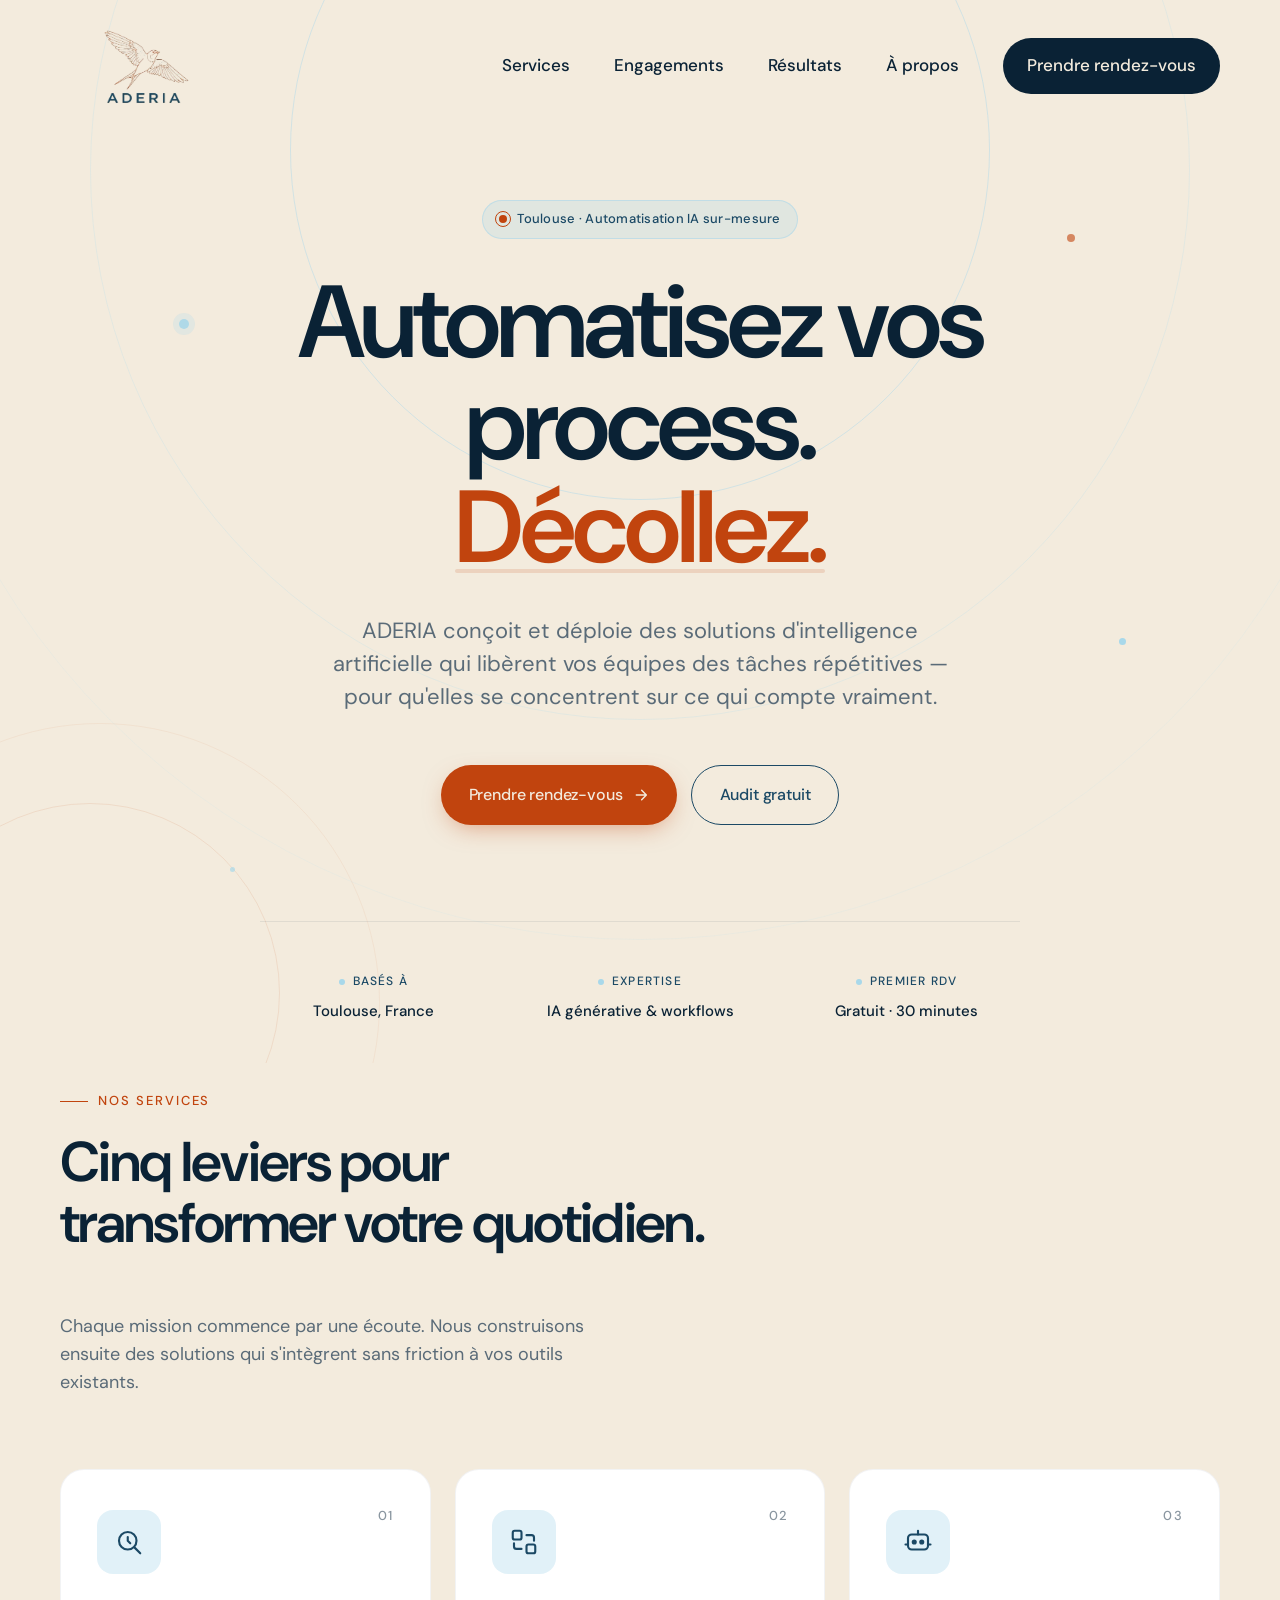
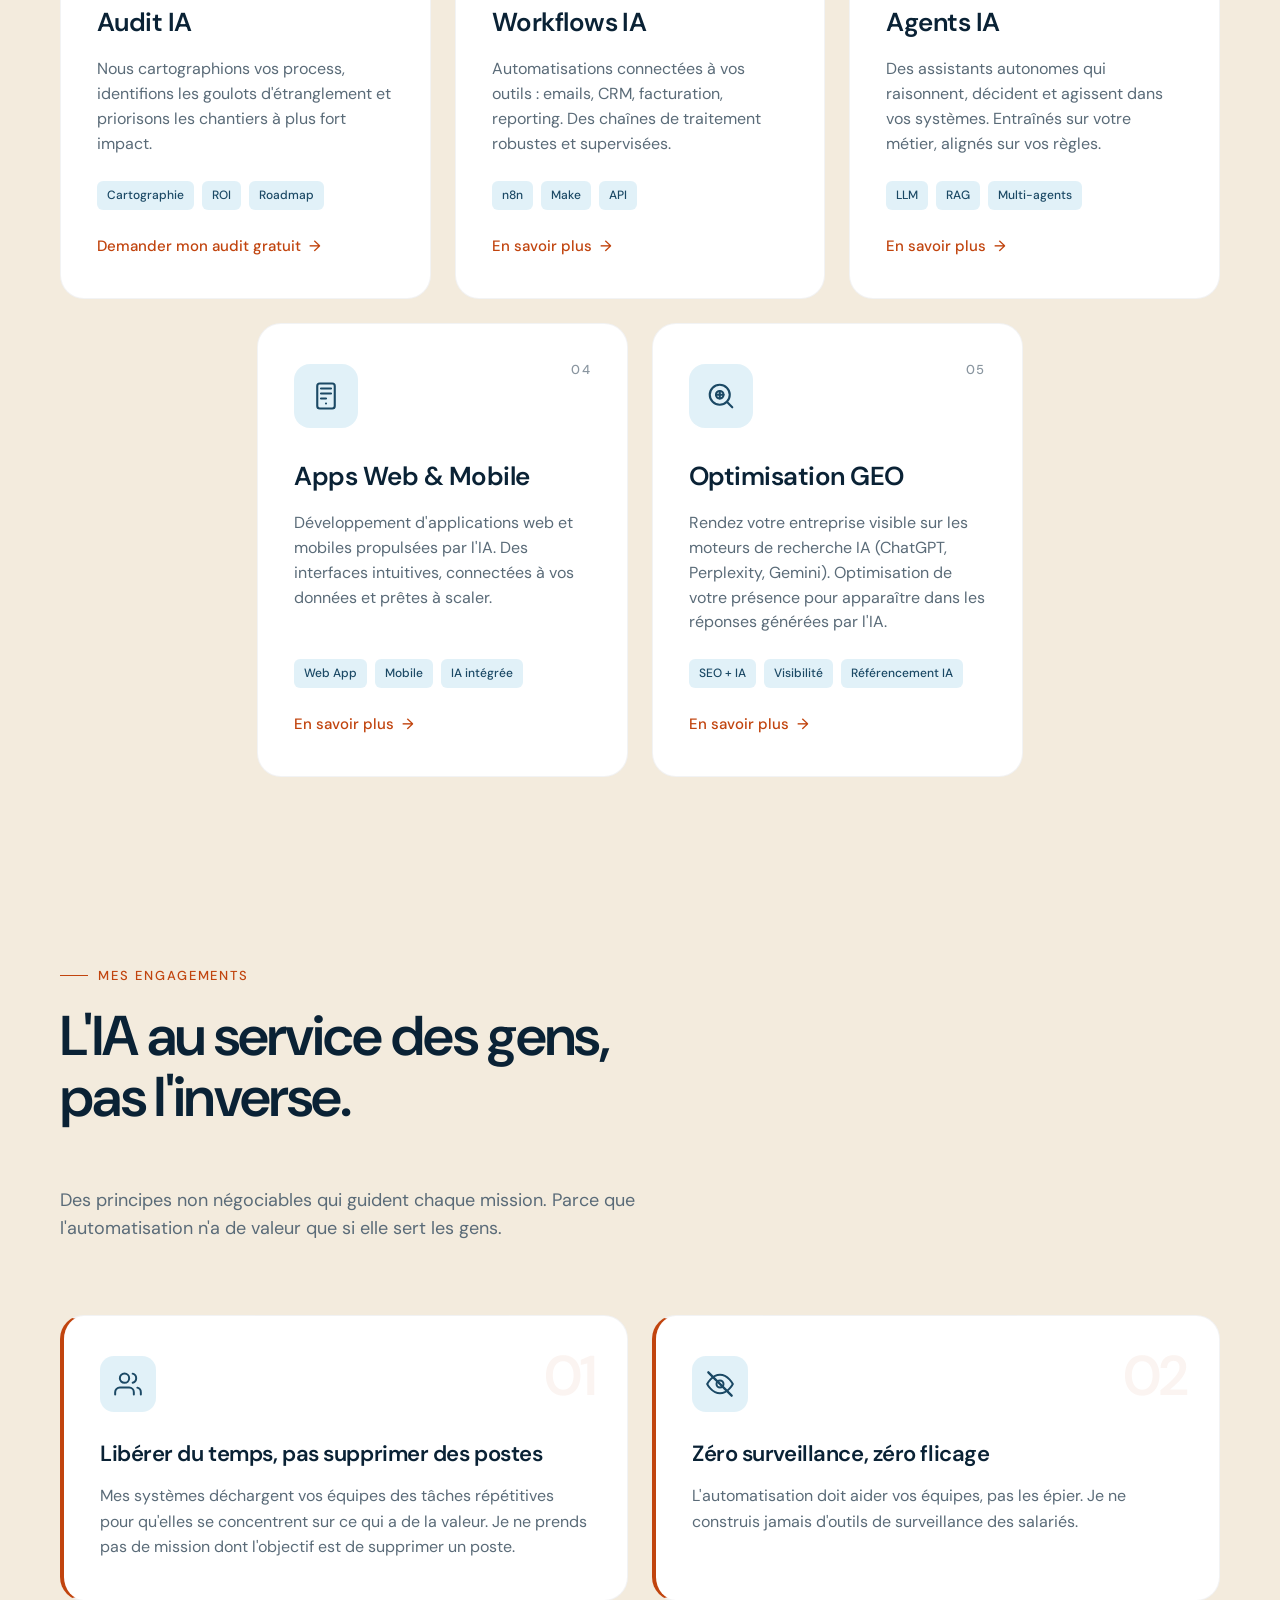
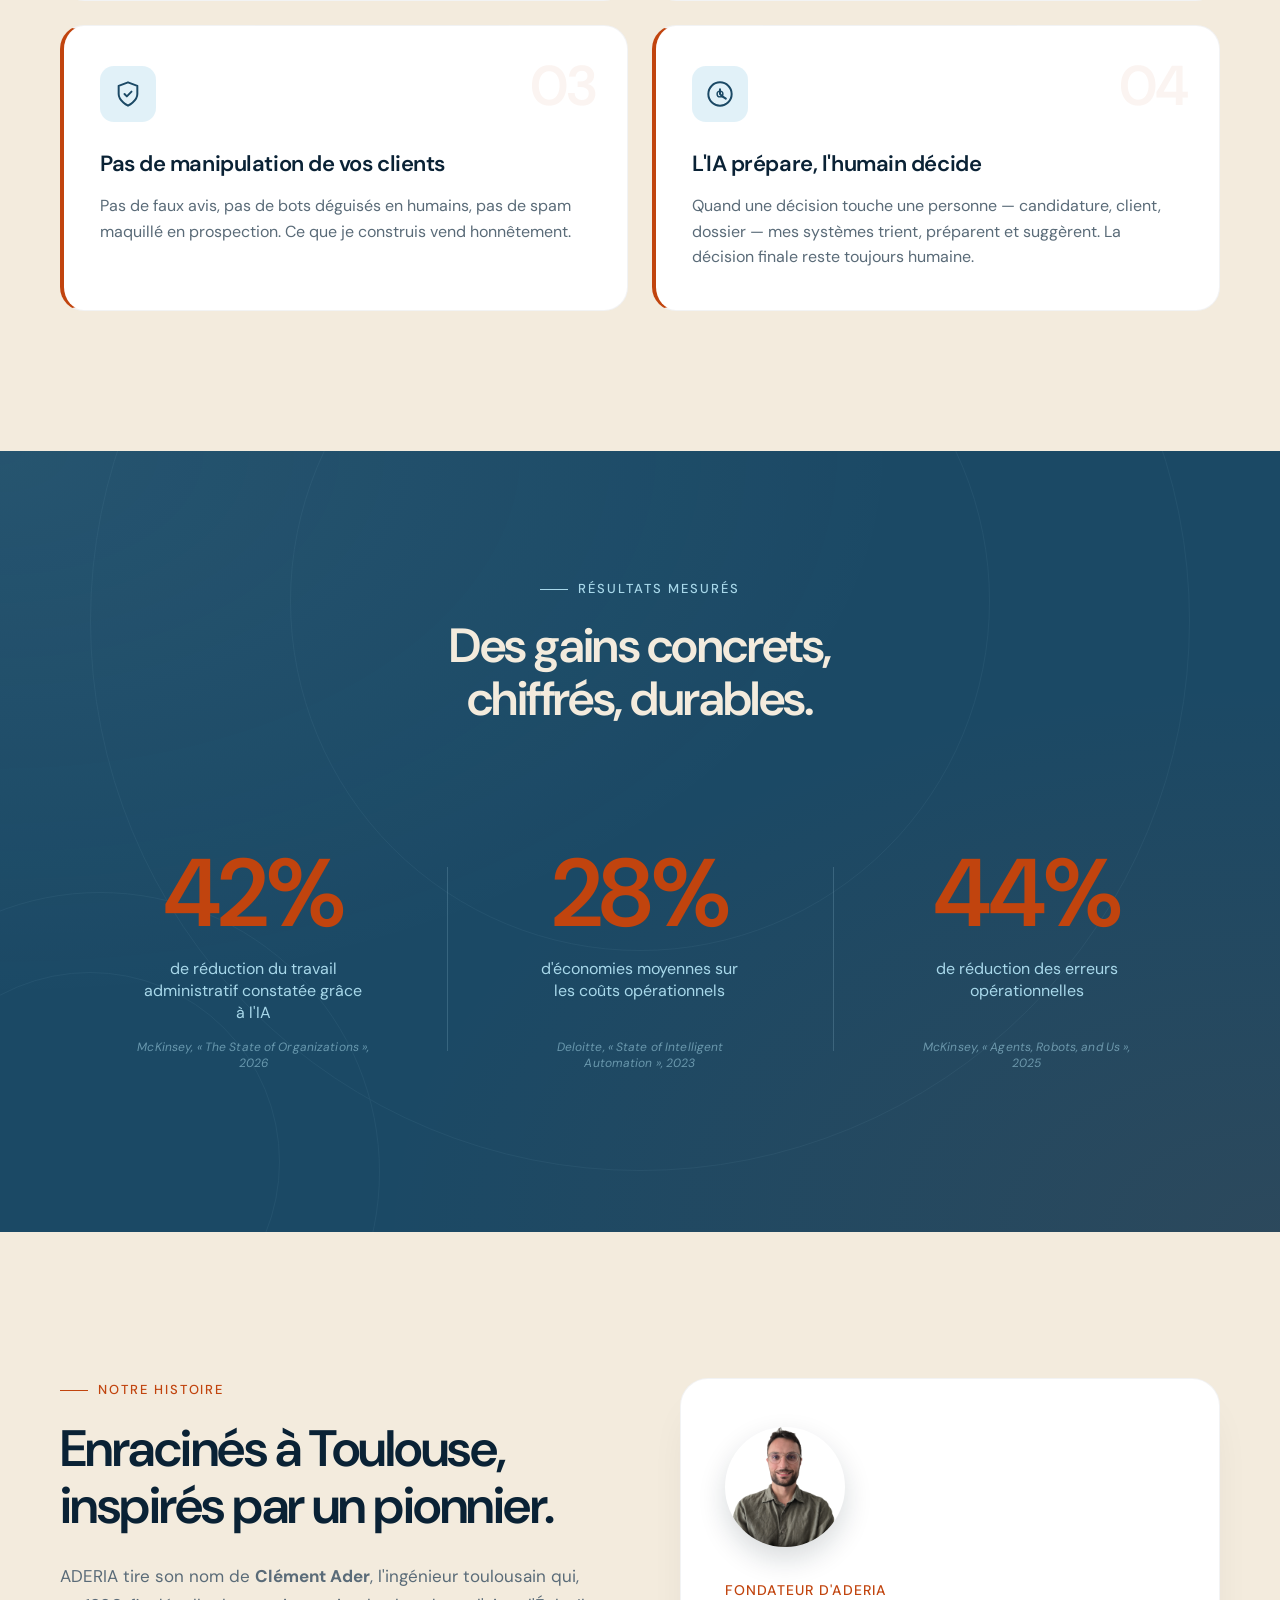
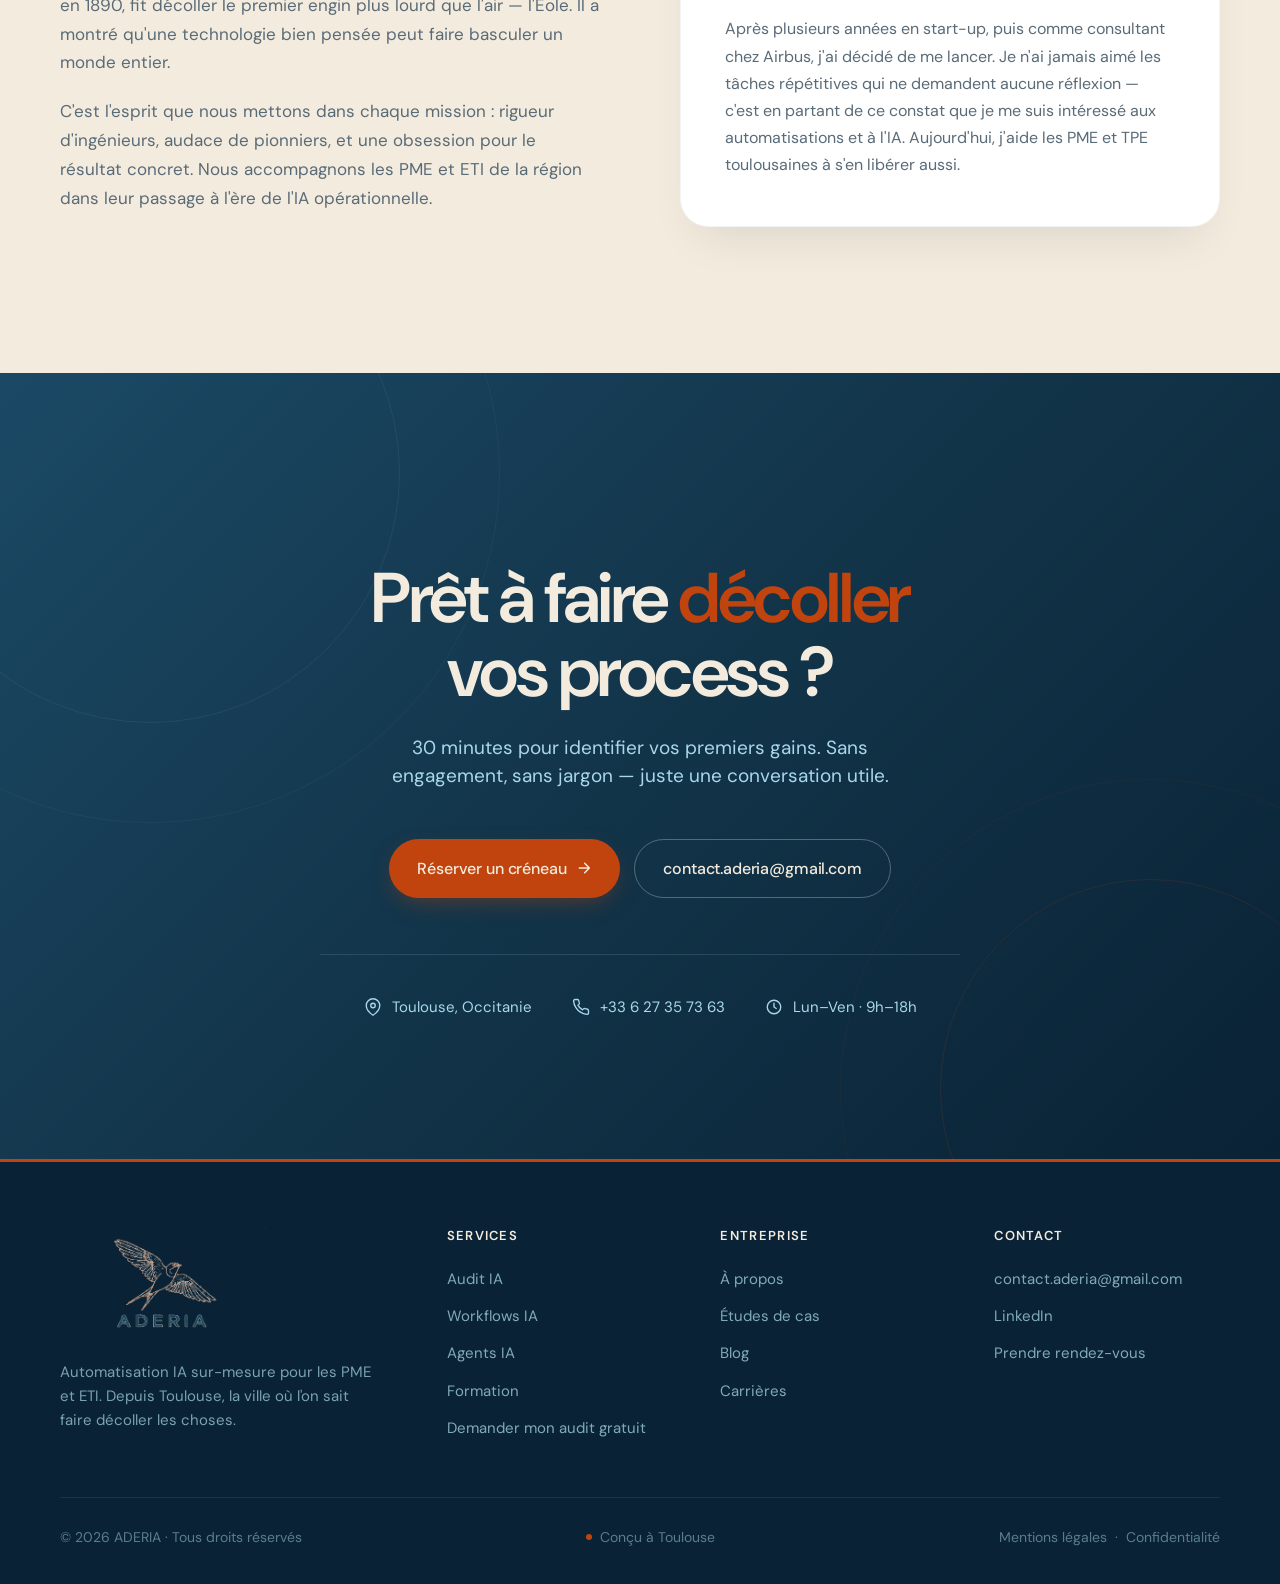
<file: index (5).html>
<!DOCTYPE html>
<html lang="fr"><head><meta http-equiv="Content-Type" content="text/html; charset=UTF-8">

<meta name="viewport" content="width=device-width, initial-scale=1.0">
<title>ADERIA — Automatisation IA à Toulouse</title>
<link rel="preconnect" href="https://fonts.googleapis.com/">
<link rel="preconnect" href="https://fonts.gstatic.com/" crossorigin="">
<link rel="stylesheet" href="https://fonts.googleapis.com/css2?family=DM+Sans:wght@400;500;600;700;800&display=swap">
<!-- Calendly widget -->
<link href="https://assets.calendly.com/assets/external/widget.css" rel="stylesheet">
<script src="https://assets.calendly.com/assets/external/widget.js" async=""></script>
<!-- Tally popup widget -->
<script src="https://tally.so/widgets/embed.js"></script><style>@keyframes _spin_evhv6_1{0%{transform:rotate(0)}to{transform:rotate(360deg)}}@keyframes _wave_evhv6_1{0%{transform:rotate(0)}50%{transform:rotate(20deg)}to{transform:rotate(0)}}@keyframes _heartBeat_evhv6_1{0%{transform:scale(1)}50%{transform:scale(1.08)}to{transform:scale(1)}}@keyframes _flash_evhv6_1{0%,50%,to{opacity:1}25%,75%{opacity:.2}}@keyframes _bounce_evhv6_1{0%,20%,53%,to{transform:translate(0,0)}40%,43%{transform:translateY(-30px)scaleY(1.1)}70%{transform:translateY(-15px)scaleY(1.05)}80%{transform:translate(0,0)scaleY(.95)}90%{transform:translateY(-4px)scaleY(1.02)}}@keyframes _rubberBand_evhv6_1{0%{transform:scale(1)}30%{transform:scale(1.25,.75)}40%{transform:scale(.75,1.25)}50%{transform:scale(1.15,.85)}65%{transform:scale(.95,1.05)}75%{transform:scale(1.05,.95)}to{transform:scale(1)}}@keyframes _headShake_evhv6_1{0%{transform:translate(0)}6.5%{transform:translate(-6px)rotateY(-9deg)}18.5%{transform:translate(5px)rotateY(7deg)}31.5%{transform:translate(-3px)rotateY(-5deg)}43.5%{transform:translate(2px)rotateY(3deg)}50%{transform:translate(0)}}@keyframes _tada_evhv6_1{0%{transform:scale(1)}10%,20%{transform:scale3d(.9,.9,.9)rotate(-3deg)}30%,50%,70%,90%{transform:scale3d(1.1,1.1,1.1)rotate(3deg)}40%,60%,80%{transform:scale3d(1.1,1.1,1.1)rotate(-3deg)}to{transform:scale(1)}}._overlay_evhv6_157{z-index:1000000006;background-color:#0f0f0f99;justify-content:center;align-items:center;display:flex;position:fixed;inset:0}._layoutDefault_evhv6_170{z-index:2147483000;opacity:0;background-color:#0000;border-radius:5px;width:auto;max-width:95vw;height:auto;display:flex;position:fixed;bottom:20px;right:20px;box-shadow:0 0 0 1px #0f0f0f0d,0 3px 6px #0f0f0f1a,0 9px 24px #0f0f0f33}._layoutModal_evhv6_186{z-index:2147483000;opacity:0;background-color:#0000;border-radius:5px;width:700px;max-width:95vw;height:auto;display:flex;position:relative;box-shadow:0 0 0 1px #0f0f0f0d,0 3px 6px #0f0f0f1a,0 9px 24px #0f0f0f33}._popupContainer_evhv6_200{border-radius:5px;width:100%;display:flex;overflow-y:auto}._popupContainer_evhv6_200 iframe{border-radius:5px;max-height:95vh}._loadingIndicator_evhv6_212{z-index:2147483000;color:#444;background-color:#f5f5f5;border-radius:50%;justify-content:center;align-items:center;width:50px;height:50px;display:inline-flex;position:absolute}._loadingIndicatorNoOverlay_evhv6_225{position:fixed;bottom:10px;right:10px}._loadingIndicator_evhv6_212 svg{width:20px;height:20px;animation:1.618s linear infinite _spin_evhv6_1}._emoji_evhv6_237{font-size:42px;line-height:1;display:inline-block;position:absolute;top:-21px;left:-21px}._animate__wave_evhv6_246{animation:1s ease-in-out 20 _wave_evhv6_1}._animate__heart-beat_evhv6_250{animation:1.3s ease-in-out 20 _heartBeat_evhv6_1}._animate__flash_evhv6_254{animation:2.5s 20 _flash_evhv6_1}._animate__bounce_evhv6_258{transform-origin:bottom;animation:1.5s 20 _bounce_evhv6_1}._animate__rubber-band_evhv6_263{animation:1.5s 20 _rubberBand_evhv6_1}._animate__head-shake_evhv6_267{animation:1.5s ease-in-out 20 _headShake_evhv6_1}._animate__tada_evhv6_271{animation:1.5s 20 _tada_evhv6_1}._animate__spin_evhv6_275{animation:1.618s linear 20 _spin_evhv6_1}@media (height<=1000px){._popupContainer_evhv6_200 iframe{max-height:85vh}}@media (width<=576px){._popupContainer_evhv6_200 iframe{max-height:70vh}._layoutDefault_evhv6_170,._layoutModal_evhv6_186{max-width:calc(100% - 40px)}}
/*$vite$:1*/</style>
<style>
  :root {
    --cream: #F3EBDD;
    --cream-warm: #EFE4D4;
    --terracotta: #C1440E;
    --terracotta-dark: #A03808;
    --navy: #1B4965;
    --navy-deep: #123449;
    --navy-black: #0A2235;
    --sky: #A8D8EA;
    --ink: #0A2235;
    --slate: #5A6B78;
    --muted: #8A96A0;
    --line: rgba(10, 34, 53, 0.08);
  }

  * { box-sizing: border-box; margin: 0; padding: 0; }

  html { scroll-behavior: smooth; }

  body {
    font-family: 'DM Sans', sans-serif;
    background: var(--cream);
    color: var(--ink);
    font-size: 17px;
    line-height: 1.6;
    -webkit-font-smoothing: antialiased;
    -moz-osx-font-smoothing: grayscale;
    overflow-x: hidden;
  }

  .container {
    max-width: 1240px;
    margin: 0 auto;
    padding: 0 40px;
  }

  /* ===== NAV ===== */
  .nav {
    position: fixed;
    top: 0; left: 0; right: 0;
    z-index: 100;
    padding: 20px 0;
    transition: all 0.3s ease;
    background: rgba(243, 235, 221, 0);
    backdrop-filter: blur(0px);
  }
  .nav.scrolled {
    background: rgba(243, 235, 221, 0.85);
    backdrop-filter: blur(16px);
    padding: 14px 0;
    border-bottom: 1px solid var(--line);
  }
  .nav-inner {
    display: flex;
    align-items: center;
    justify-content: space-between;
    gap: 24px;
  }
  .nav-links { }
  .logo {
    display: inline-flex;
    align-items: center;
    text-decoration: none;
    line-height: 0;
  }
  .logo img {
    height: 92px;
    width: auto;
    display: block;
    transition: transform 0.3s ease;
  }
  .logo:hover img { transform: translateY(-1px); }
  .nav.scrolled .logo img { height: 72px; }
  .footer-brand .logo img {
    height: 112px;
  }
  .nav-links {
    display: flex;
    gap: 44px;
    align-items: center;
  }
  .nav-links a {
    color: var(--ink);
    text-decoration: none;
    font-size: 17px;
    font-weight: 500;
    transition: color 0.2s;
  }
  .nav-links a:hover { color: var(--terracotta); }
  .nav-cta {
    padding: 14px 24px;
    background: var(--ink);
    color: var(--cream) !important;
    border-radius: 100px;
    font-size: 16px;
    transition: all 0.2s;
  }
  .nav-cta:hover {
    background: var(--terracotta) !important;
    transform: translateY(-1px);
  }

  /* ===== BUTTONS ===== */
  .btn {
    display: inline-flex;
    align-items: center;
    gap: 10px;
    padding: 16px 28px;
    border-radius: 100px;
    font-family: inherit;
    font-size: 16px;
    font-weight: 500;
    text-decoration: none;
    cursor: pointer;
    border: none;
    transition: all 0.25s cubic-bezier(0.4, 0, 0.2, 1);
    letter-spacing: -0.01em;
  }
  .btn-primary {
    background: var(--terracotta);
    color: var(--cream);
    box-shadow: 0 8px 24px -8px rgba(193, 68, 14, 0.5);
  }
  .btn-primary:hover {
    background: var(--terracotta-dark);
    transform: translateY(-2px);
    box-shadow: 0 12px 28px -8px rgba(193, 68, 14, 0.55);
  }
  .btn-outline {
    background: transparent;
    color: var(--navy);
    border: 1.5px solid var(--navy);
  }
  .btn-outline:hover {
    background: var(--navy);
    color: var(--cream);
    transform: translateY(-2px);
  }
  .btn .arrow {
    transition: transform 0.25s;
  }
  .btn:hover .arrow { transform: translateX(3px); }

  /* ===== HERO ===== */
  .hero {
    position: relative;
    padding: 200px 0 40px;
    overflow: hidden;
  }
  .hero-bg {
    position: absolute;
    inset: 0;
    pointer-events: none;
    overflow: hidden;
  }
  .circle {
    position: absolute;
    border-radius: 50%;
    border: 1px solid var(--navy);
    opacity: 0.08;
  }
  .circle.c1 { width: 700px; height: 700px; top: -200px; right: 50%; transform: translateX(50%); border-color: var(--sky); opacity: 0.45; }
  .circle.c2 { width: 1100px; height: 1100px; top: -380px; right: 50%; transform: translateX(50%); border-color: var(--sky); opacity: 0.22; }
  .circle.c3 { width: 1500px; height: 1500px; top: -560px; right: 50%; transform: translateX(50%); border-color: var(--sky); opacity: 0.12; }
  .circle.c4 { width: 380px; height: 380px; bottom: -120px; left: -100px; border-color: var(--terracotta); opacity: 0.1; }
  .circle.c5 { width: 560px; height: 560px; bottom: -220px; left: -180px; border-color: var(--terracotta); opacity: 0.06; }

  .dot {
    position: absolute;
    width: 8px; height: 8px;
    border-radius: 50%;
    background: var(--terracotta);
  }
  .dot.d1 { top: 22%; right: 16%; opacity: 0.6; }
  .dot.d2 { top: 30%; left: 14%; background: var(--sky); opacity: 0.9; width: 10px; height: 10px; box-shadow: 0 0 0 6px rgba(168, 216, 234, 0.25); }
  .dot.d3 { top: 60%; right: 12%; background: var(--sky); opacity: 1; width: 7px; height: 7px; }
  .dot.d4 { bottom: 18%; left: 18%; background: var(--sky); opacity: 0.7; width: 5px; height: 5px; }

  .hero-inner {
    position: relative;
    max-width: 980px;
    margin: 0 auto;
    text-align: center;
  }
  .hero-tag {
    display: inline-flex;
    align-items: center;
    gap: 10px;
    padding: 8px 16px;
    background: rgba(168, 216, 234, 0.25);
    border: 1px solid rgba(168, 216, 234, 0.55);
    border-radius: 100px;
    font-size: 13px;
    font-weight: 500;
    color: var(--navy);
    margin-bottom: 32px;
    letter-spacing: 0.02em;
  }
  .hero-tag .pulse {
    width: 8px; height: 8px;
    border-radius: 50%;
    background: var(--terracotta);
    position: relative;
  }
  .hero-tag .pulse::after {
    content: '';
    position: absolute;
    inset: -4px;
    border-radius: 50%;
    border: 1.5px solid var(--terracotta);
    animation: pulse 2s ease-out infinite;
  }
  @keyframes pulse {
    0% { transform: scale(0.8); opacity: 1; }
    100% { transform: scale(1.8); opacity: 0; }
  }

  .hero h1 {
    font-size: clamp(56px, 8vw, 116px);
    font-weight: 600;
    line-height: 1.0;
    letter-spacing: -0.04em;
    margin-bottom: 36px;
    color: var(--ink);
    text-wrap: balance;
  }
  .hero h1 .accent {
    color: var(--terracotta);
    display: inline-block;
    position: relative;
  }
  .hero h1 .accent::after {
    content: '';
    position: absolute;
    bottom: 0.05em;
    left: 0; right: 0;
    height: 4px;
    background: var(--terracotta);
    opacity: 0.15;
    border-radius: 4px;
  }
  .hero-sub {
    font-size: 22px;
    line-height: 1.5;
    color: var(--slate);
    max-width: 640px;
    margin: 0 auto 52px;
    font-weight: 400;
    text-wrap: pretty;
  }
  .hero-cta {
    display: flex;
    gap: 14px;
    flex-wrap: wrap;
    justify-content: center;
  }
  .hero-meta {
    display: flex;
    gap: 40px;
    margin: 96px auto 0;
    padding-top: 44px;
    border-top: 1px solid var(--line);
    max-width: 760px;
    justify-content: center;
  }
  .hero-meta-item {
    flex: 1;
    text-align: center;
  }
  .hero-meta-label {
    font-size: 12px;
    font-weight: 500;
    color: var(--navy);
    text-transform: uppercase;
    letter-spacing: 0.1em;
    margin-bottom: 8px;
    display: inline-flex;
    align-items: center;
    gap: 8px;
    justify-content: center;
  }
  .hero-meta-label::before {
    content: '';
    width: 6px; height: 6px;
    border-radius: 50%;
    background: var(--sky);
  }
  .hero-meta-val {
    font-size: 15px;
    font-weight: 500;
    color: var(--ink);
  }

  /* ===== SECTION HEADINGS ===== */
  .section {
    padding: 140px 0;
    position: relative;
  }
  .eyebrow {
    display: inline-flex;
    align-items: center;
    gap: 10px;
    font-size: 13px;
    font-weight: 500;
    color: var(--terracotta);
    text-transform: uppercase;
    letter-spacing: 0.15em;
    margin-bottom: 20px;
  }
  .eyebrow::before {
    content: '';
    width: 28px; height: 1px;
    background: var(--terracotta);
  }
  .section-title {
    font-size: clamp(36px, 4.5vw, 56px);
    font-weight: 600;
    line-height: 1.08;
    letter-spacing: -0.03em;
    margin-bottom: 20px;
    color: var(--ink);
    max-width: 760px;
    text-wrap: balance;
  }
  .section-sub {
    font-size: 18px;
    color: var(--slate);
    max-width: 580px;
    line-height: 1.55;
  }
  .section-head {
    display: flex;
    justify-content: space-between;
    align-items: flex-end;
    margin-bottom: 72px;
    gap: 40px;
    flex-wrap: wrap;
  }

  /* ===== SERVICES ===== */
  .services-grid {
    display: flex;
    flex-wrap: wrap;
    gap: 24px;
    justify-content: center;
  }
  .service-card {
    width: calc(33.333% - 16px);
    flex-shrink: 0;
    background: #FFFFFF;
    border-radius: 24px;
    padding: 40px 36px;
    border: 1px solid rgba(10, 34, 53, 0.05);
    transition: all 0.35s cubic-bezier(0.4, 0, 0.2, 1);
    position: relative;
    overflow: hidden;
    display: flex;
    flex-direction: column;
    min-height: 420px;
  }
  .service-card:hover {
    transform: translateY(-6px);
    border-color: rgba(193, 68, 14, 0.2);
    box-shadow: 0 24px 48px -20px rgba(10, 34, 53, 0.12);
  }
  .service-card::before {
    content: '';
    position: absolute;
    top: 0; right: 0;
    width: 160px; height: 160px;
    background: radial-gradient(circle at top right, rgba(193, 68, 14, 0.06), transparent 70%);
    opacity: 0;
    transition: opacity 0.35s;
  }
  .service-card:hover::before { opacity: 1; }

  .service-icon {
    width: 64px; height: 64px;
    border-radius: 16px;
    background: rgba(168, 216, 234, 0.35);
    display: grid;
    place-items: center;
    margin-bottom: 28px;
    color: var(--navy);
    transition: all 0.35s;
  }
  .service-card:hover .service-icon {
    background: var(--terracotta);
    color: var(--cream);
    transform: rotate(-4deg) scale(1.05);
  }
  .service-icon svg { width: 30px; height: 30px; }

  .service-num {
    position: absolute;
    top: 36px; right: 36px;
    font-size: 13px;
    font-weight: 500;
    color: var(--muted);
    letter-spacing: 0.1em;
  }
  .service-title {
    font-size: 26px;
    font-weight: 600;
    letter-spacing: -0.02em;
    margin-bottom: 14px;
    color: var(--ink);
  }
  .service-desc {
    color: var(--slate);
    font-size: 16px;
    line-height: 1.55;
    margin-bottom: 24px;
    flex: 1;
  }
  .service-tags {
    display: flex;
    gap: 8px;
    flex-wrap: wrap;
    margin-bottom: 24px;
  }
  .service-tag {
    font-size: 12px;
    padding: 5px 10px;
    background: rgba(168, 216, 234, 0.35);
    color: var(--navy);
    border-radius: 6px;
    font-weight: 500;
  }
  .service-link {
    color: var(--terracotta);
    text-decoration: none;
    font-weight: 500;
    font-size: 15px;
    display: inline-flex;
    align-items: center;
    gap: 8px;
    transition: gap 0.25s;
    align-self: flex-start;
  }
  .service-link:hover { gap: 12px; }

  /* ===== ENGAGEMENTS ===== */
  .engagements-grid {
    display: grid;
    grid-template-columns: repeat(2, 1fr);
    gap: 24px;
  }
  .engagement-card {
    background: #FFFFFF;
    border-radius: 24px;
    padding: 40px 36px;
    border-left: 4px solid var(--terracotta);
    border-top: 1px solid rgba(10, 34, 53, 0.05);
    border-right: 1px solid rgba(10, 34, 53, 0.05);
    border-bottom: 1px solid rgba(10, 34, 53, 0.05);
    transition: all 0.35s cubic-bezier(0.4, 0, 0.2, 1);
    position: relative;
    overflow: hidden;
  }
  .engagement-card:hover {
    transform: translateY(-4px);
    border-color: rgba(193, 68, 14, 0.2);
    border-left-color: var(--terracotta);
    box-shadow: 0 20px 48px -16px rgba(10, 34, 53, 0.12);
  }
  .engagement-card::before {
    content: '';
    position: absolute;
    top: 0; right: 0;
    width: 140px; height: 140px;
    background: radial-gradient(circle at top right, rgba(193, 68, 14, 0.04), transparent 70%);
    opacity: 0;
    transition: opacity 0.35s;
  }
  .engagement-card:hover::before { opacity: 1; }
  .engagement-num {
    position: absolute;
    top: 32px; right: 32px;
    font-size: 56px;
    font-weight: 600;
    color: rgba(193, 68, 14, 0.06);
    line-height: 1;
    letter-spacing: -0.04em;
  }
  .engagement-icon {
    width: 56px; height: 56px;
    border-radius: 14px;
    background: rgba(168, 216, 234, 0.35);
    display: grid;
    place-items: center;
    margin-bottom: 24px;
    color: var(--navy);
    transition: all 0.35s;
  }
  .engagement-card:hover .engagement-icon {
    background: var(--terracotta);
    color: var(--cream);
    transform: rotate(-4deg) scale(1.05);
  }
  .engagement-icon svg { width: 28px; height: 28px; }
  .engagement-title {
    font-size: 22px;
    font-weight: 600;
    letter-spacing: -0.02em;
    margin-bottom: 12px;
    color: var(--ink);
  }
  .engagement-desc {
    color: var(--slate);
    font-size: 16px;
    line-height: 1.6;
  }

  /* ===== STATS ===== */
  .stats {
    background: var(--navy);
    color: var(--cream);
    padding: 120px 0;
    position: relative;
    overflow: hidden;
  }
  .stats::before {
    content: '';
    position: absolute;
    inset: 0;
    background:
      radial-gradient(ellipse at top left, rgba(168, 216, 234, 0.08), transparent 50%),
      radial-gradient(ellipse at bottom right, rgba(193, 68, 14, 0.1), transparent 50%);
    pointer-events: none;
  }
  .stats-circles {
    position: absolute;
    inset: 0;
    pointer-events: none;
    opacity: 0.06;
  }
  .stats-circles .circle {
    border-color: var(--sky);
    opacity: 1;
  }
  .stats-head {
    text-align: center;
    margin-bottom: 80px;
    position: relative;
  }
  .stats .eyebrow { color: var(--sky); }
  .stats .eyebrow::before { background: var(--sky); }
  .stats-title {
    font-size: clamp(32px, 4vw, 48px);
    font-weight: 600;
    letter-spacing: -0.03em;
    line-height: 1.1;
    max-width: 640px;
    margin: 0 auto;
    text-wrap: balance;
  }
  .stats-grid {
    display: grid;
    grid-template-columns: repeat(3, 1fr);
    gap: 0;
    position: relative;
  }
  .stat {
    padding: 40px 32px;
    text-align: center;
    position: relative;
    display: flex;
    flex-direction: column;
    align-items: center;
  }
  .stat + .stat::before {
    content: '';
    position: absolute;
    left: 0; top: 20%; bottom: 20%;
    width: 1px;
    background: rgba(168, 216, 234, 0.2);
  }
  .stat-num {
    font-size: clamp(64px, 8vw, 96px);
    font-weight: 600;
    color: var(--terracotta);
    letter-spacing: -0.04em;
    line-height: 1;
    margin-bottom: 16px;
    font-variant-numeric: tabular-nums;
  }
  .stat-label {
    font-size: 16px;
    color: var(--sky);
    font-weight: 400;
    line-height: 1.4;
    max-width: 220px;
    margin: 0 auto 14px;
  }
  .stat-source {
    font-size: 12px;
    color: rgba(168, 216, 234, 0.55);
    font-style: italic;
    line-height: 1.4;
    max-width: 240px;
    margin: auto auto 0;
    letter-spacing: 0.01em;
  }

  /* ===== ABOUT ===== */
  .about-grid {
    display: grid;
    grid-template-columns: 1fr 1fr;
    gap: 80px;
    align-items: center;
  }
  .about-text h2 {
    font-size: clamp(36px, 4vw, 52px);
    font-weight: 600;
    line-height: 1.1;
    letter-spacing: -0.03em;
    margin-bottom: 28px;
    text-wrap: balance;
  }
  .about-text p {
    color: var(--slate);
    font-size: 17px;
    line-height: 1.7;
    margin-bottom: 20px;
  }
  /* ===== FOUNDER ===== */
  .founder-card {
    background: #FFFFFF;
    border-radius: 28px;
    padding: 48px 44px;
    border: 1px solid rgba(10, 34, 53, 0.05);
    box-shadow: 0 24px 48px -20px rgba(10, 34, 53, 0.12);
  }
  .founder-photo {
    width: 120px;
    height: 120px;
    border-radius: 50%;
    object-fit: cover;
    flex-shrink: 0;
    box-shadow: 0 12px 28px rgba(11, 30, 46, 0.16);
    margin-bottom: 24px;
  }
  .founder-role {
    font-size: 14px;
    font-weight: 500;
    color: var(--terracotta);
    text-transform: uppercase;
    letter-spacing: 0.08em;
    margin-bottom: 14px;
  }
  .founder-bio {
    font-size: 16px;
    line-height: 1.7;
    color: var(--slate);
  }

  /* ===== CONTACT ===== */
  .contact {
    background: linear-gradient(135deg, var(--navy) 0%, var(--navy-deep) 50%, var(--navy-black) 100%);
    color: var(--cream);
    padding: 140px 0;
    text-align: center;
    position: relative;
    overflow: hidden;
  }
  .contact-circles {
    position: absolute;
    inset: 0;
    pointer-events: none;
  }
  .contact-circles .circle {
    border-color: var(--sky);
    opacity: 0.08;
  }
  .contact-circles .c-a { width: 500px; height: 500px; top: -150px; left: -100px; }
  .contact-circles .c-b { width: 700px; height: 700px; top: -250px; left: -200px; opacity: 0.05; }
  .contact-circles .c-c { width: 420px; height: 420px; bottom: -140px; right: -80px; border-color: var(--terracotta); opacity: 0.15; }
  .contact-circles .c-d { width: 620px; height: 620px; bottom: -240px; right: -180px; border-color: var(--terracotta); opacity: 0.08; }

  .contact-inner { position: relative; max-width: 720px; margin: 0 auto; }
  .contact h2 {
    font-size: clamp(40px, 5.5vw, 72px);
    font-weight: 600;
    line-height: 1.05;
    letter-spacing: -0.035em;
    margin-bottom: 24px;
    text-wrap: balance;
  }
  .contact h2 .accent { color: var(--terracotta); }
  .contact p {
    font-size: 19px;
    color: var(--sky);
    margin-bottom: 48px;
    line-height: 1.5;
    max-width: 560px;
    margin-left: auto;
    margin-right: auto;
    text-wrap: pretty;
  }
  .contact-cta {
    display: flex;
    gap: 14px;
    justify-content: center;
    flex-wrap: wrap;
    margin-bottom: 56px;
  }
  .btn-light {
    background: transparent;
    color: var(--cream);
    border: 1.5px solid rgba(245, 237, 227, 0.3);
  }
  .btn-light:hover {
    background: var(--cream);
    color: var(--navy);
    border-color: var(--cream);
    transform: translateY(-2px);
  }
  .contact-info {
    display: flex;
    gap: 40px;
    justify-content: center;
    flex-wrap: wrap;
    padding-top: 40px;
    border-top: 1px solid rgba(168, 216, 234, 0.15);
  }
  .contact-info-item {
    display: flex;
    align-items: center;
    gap: 10px;
    color: var(--sky);
    font-size: 15px;
  }
  .contact-info-item svg { width: 18px; height: 18px; }

  /* ===== FOOTER ===== */
  footer {
    background: var(--navy-black);
    color: var(--sky);
    padding: 64px 0 36px;
    border-top: 3px solid var(--terracotta);
  }
  .footer-top {
    display: grid;
    grid-template-columns: 1.5fr 1fr 1fr 1fr;
    gap: 48px;
    margin-bottom: 56px;
  }
  .footer-brand .logo { margin-bottom: 22px; }
  .footer-brand p {
    color: rgba(168, 216, 234, 0.7);
    font-size: 15px;
    line-height: 1.6;
    max-width: 320px;
  }
  .footer-col h4 {
    font-size: 13px;
    font-weight: 600;
    color: var(--cream);
    text-transform: uppercase;
    letter-spacing: 0.1em;
    margin-bottom: 18px;
  }
  .footer-col ul { list-style: none; display: flex; flex-direction: column; gap: 10px; }
  .footer-col a {
    color: rgba(168, 216, 234, 0.75);
    text-decoration: none;
    font-size: 15px;
    transition: color 0.2s;
  }
  .footer-col a:hover { color: var(--terracotta); }
  .footer-bottom {
    padding-top: 28px;
    border-top: 1px solid rgba(168, 216, 234, 0.1);
    display: flex;
    justify-content: space-between;
    align-items: center;
    flex-wrap: wrap;
    gap: 16px;
    font-size: 14px;
    color: rgba(168, 216, 234, 0.5);
  }
  .footer-toulouse {
    display: flex;
    align-items: center;
    gap: 8px;
  }
  .footer-toulouse .dot-tls {
    width: 6px; height: 6px; border-radius: 50%;
    background: var(--terracotta);
  }

  /* ===== SCROLL REVEAL ===== */
  .reveal {
    opacity: 0;
    transform: translateY(24px);
    transition: opacity 0.8s cubic-bezier(0.4, 0, 0.2, 1), transform 0.8s cubic-bezier(0.4, 0, 0.2, 1);
  }
  .reveal.visible {
    opacity: 1;
    transform: translateY(0);
  }
  .reveal-delay-1 { transition-delay: 0.1s; }
  .reveal-delay-2 { transition-delay: 0.2s; }
  .reveal-delay-3 { transition-delay: 0.3s; }

  /* ===== RESPONSIVE ===== */
  @media (max-width: 900px) {
    .container { padding: 0 24px; }
    .nav-links a:not(.nav-cta) { display: none; }
    .hero { padding: 140px 0 80px; }
    .section { padding: 80px 0; }
    .services-grid { justify-content: center; }
    .service-card { width: calc(50% - 12px); }
    .stats-grid { grid-template-columns: 1fr; }
    .stat + .stat::before {
      left: 20%; right: 20%; top: 0; bottom: auto;
      width: auto; height: 1px;
    }
    .about-grid { grid-template-columns: 1fr; gap: 48px; }
    .hero-meta { flex-direction: column; gap: 20px; }
    .section-head { flex-direction: column; align-items: flex-start; }
  }
  @media (max-width: 600px) {
    .services-grid { flex-direction: column; }
    .service-card { width: 100%; }
    .engagements-grid { grid-template-columns: 1fr; }
  }
</style>
</head>
<body>

<!-- NAV -->
<nav class="nav" id="nav">
  <div class="container nav-inner">
    <a href="#" class="logo" aria-label="ADERIA">
      <img src="logo_aderia.png" alt="ADERIA">
    </a>
    <div class="nav-links">
      <a href="#services">Services</a>
      <a href="#engagements">Engagements</a>
      <a href="#chiffres">Résultats</a>
      <a href="#apropos">À propos</a>
      <a href="#" class="nav-cta" onclick="Calendly.initPopupWidget({url:&#39;https://calendly.com/contact-aderia/30min&#39;});return false;">Prendre rendez-vous</a>
    </div>
  </div>
</nav>

<!-- HERO -->
<section class="hero">
  <div class="hero-bg">
    <div class="circle c3"></div>
    <div class="circle c2"></div>
    <div class="circle c1"></div>
    <div class="circle c4"></div>
    <div class="circle c5"></div>
    <div class="dot d1"></div>
    <div class="dot d2"></div>
    <div class="dot d3"></div>
    <div class="dot d4"></div>
  </div>
  <div class="container hero-inner">
    <div class="hero-tag reveal visible" style="display: inline-flex;">
      <span class="pulse"></span>
      Toulouse · Automatisation IA sur-mesure
    </div>
    <h1 class="reveal reveal-delay-1 visible">
      Automatisez vos process.<br>
      <span class="accent">Décollez.</span>
    </h1>
    <p class="hero-sub reveal reveal-delay-2 visible">
      ADERIA conçoit et déploie des solutions d'intelligence artificielle
      qui libèrent vos équipes des tâches répétitives — pour qu'elles se
      concentrent sur ce qui compte vraiment.
    </p>
    <div class="hero-cta reveal reveal-delay-3 visible">
      <a href="#" class="btn btn-primary" onclick="Calendly.initPopupWidget({url:&#39;https://calendly.com/contact-aderia/30min&#39;});return false;">
        Prendre rendez-vous
        <svg class="arrow" width="16" height="16" viewBox="0 0 24 24" fill="none" stroke="currentColor" stroke-width="2.2" stroke-linecap="round" stroke-linejoin="round">
          <path d="M5 12h14M13 5l7 7-7 7"></path>
        </svg>
      </a>
      <a href="#" class="btn btn-outline" onclick="Tally.openPopup(&#39;ODgv0Y&#39;,{hideTitle:true,overlay:true,emoji:{text:&#39;👋&#39;,animation:&#39;wave&#39;}});return false;">
        Audit gratuit
      </a>
    </div>
    <div class="hero-meta reveal">
      <div class="hero-meta-item">
        <div class="hero-meta-label">Basés à</div>
        <div class="hero-meta-val">Toulouse, France</div>
      </div>
      <div class="hero-meta-item">
        <div class="hero-meta-label">Expertise</div>
        <div class="hero-meta-val">IA générative &amp; workflows</div>
      </div>
      <div class="hero-meta-item">
        <div class="hero-meta-label">Premier rdv</div>
        <div class="hero-meta-val">Gratuit · 30 minutes</div>
      </div>
    </div>
  </div>
</section>

<!-- SERVICES -->
<section class="section" id="services" style="padding-top: 20px;">
  <div class="container">
    <div class="section-head reveal">
      <div>
        <div class="eyebrow">Nos services</div>
        <h2 class="section-title">Cinq leviers pour transformer votre quotidien.</h2>
      </div>
      <p class="section-sub">
        Chaque mission commence par une écoute. Nous construisons ensuite
        des solutions qui s'intègrent sans friction à vos outils existants.
      </p>
    </div>

    <div class="services-grid">
      <!-- Audit IA -->
      <div class="service-card reveal reveal-delay-1">
        <div class="service-num">01</div>
        <div class="service-icon">
          <svg viewBox="0 0 24 24" fill="none" stroke="currentColor" stroke-width="1.7" stroke-linecap="round" stroke-linejoin="round">
            <circle cx="11" cy="11" r="7"></circle>
            <path d="M21 21l-4.3-4.3"></path>
            <path d="M11 8v3l2 2"></path>
          </svg>
        </div>
        <h3 class="service-title">Audit IA</h3>
        <p class="service-desc">
          Nous cartographions vos process, identifions les goulots d'étranglement
          et priorisons les chantiers à plus fort impact.
        </p>
        <div class="service-tags">
          <span class="service-tag">Cartographie</span>
          <span class="service-tag">ROI</span>
          <span class="service-tag">Roadmap</span>
        </div>
        <a href="#" class="service-link" onclick="Tally.openPopup(&#39;ODgv0Y&#39;,{hideTitle:true,overlay:true,emoji:{text:&#39;👋&#39;,animation:&#39;wave&#39;}});return false;">
          Demander mon audit gratuit
          <span>→</span>
        </a>
      </div>

      <!-- Workflows IA -->
      <div class="service-card reveal reveal-delay-2">
        <div class="service-num">02</div>
        <div class="service-icon">
          <svg viewBox="0 0 24 24" fill="none" stroke="currentColor" stroke-width="1.7" stroke-linecap="round" stroke-linejoin="round">
            <rect x="3" y="3" width="7" height="7" rx="1.5"></rect>
            <rect x="14" y="14" width="7" height="7" rx="1.5"></rect>
            <path d="M14 6.5h4a2 2 0 0 1 2 2V11"></path>
            <path d="M10 17.5H6a2 2 0 0 1-2-2V13"></path>
          </svg>
        </div>
        <h3 class="service-title">Workflows IA</h3>
        <p class="service-desc">
          Automatisations connectées à vos outils : emails, CRM, facturation,
          reporting. Des chaînes de traitement robustes et supervisées.
        </p>
        <div class="service-tags">
          <span class="service-tag">n8n</span>
          <span class="service-tag">Make</span>
          <span class="service-tag">API</span>
        </div>
        <a href="#" class="service-link">
          En savoir plus
          <span>→</span>
        </a>
      </div>

      <!-- Agents IA -->
      <div class="service-card reveal reveal-delay-3">
        <div class="service-num">03</div>
        <div class="service-icon">
          <svg viewBox="0 0 24 24" fill="none" stroke="currentColor" stroke-width="1.7" stroke-linecap="round" stroke-linejoin="round">
            <rect x="4" y="6" width="16" height="12" rx="3"></rect>
            <circle cx="9" cy="12" r="1.2" fill="currentColor"></circle>
            <circle cx="15" cy="12" r="1.2" fill="currentColor"></circle>
            <path d="M12 3v3"></path>
            <path d="M2 14h2M20 14h2"></path>
          </svg>
        </div>
        <h3 class="service-title">Agents IA</h3>
        <p class="service-desc">
          Des assistants autonomes qui raisonnent, décident et agissent
          dans vos systèmes. Entraînés sur votre métier, alignés sur vos règles.
        </p>
        <div class="service-tags">
          <span class="service-tag">LLM</span>
          <span class="service-tag">RAG</span>
          <span class="service-tag">Multi-agents</span>
        </div>
        <a href="#" class="service-link">
          En savoir plus
          <span>→</span>
        </a>
      </div>

      <!-- Apps Web & Mobile -->
      <div class="service-card reveal reveal-delay-3">
        <div class="service-num">04</div>
        <div class="service-icon">
          <svg viewBox="0 0 24 24" fill="none" stroke="currentColor" stroke-width="1.7" stroke-linecap="round" stroke-linejoin="round">
            <rect x="5" y="2" width="14" height="20" rx="2"></rect>
            <path d="M12 18h.01"></path>
            <path d="M8 6h8M8 10h8M8 14h4"></path>
          </svg>
        </div>
        <h3 class="service-title">Apps Web &amp; Mobile</h3>
        <p class="service-desc">
          Développement d'applications web et mobiles propulsées par l'IA.
          Des interfaces intuitives, connectées à vos données et prêtes à scaler.
        </p>
        <div class="service-tags">
          <span class="service-tag">Web App</span>
          <span class="service-tag">Mobile</span>
          <span class="service-tag">IA intégrée</span>
        </div>
        <a href="#" class="service-link">
          En savoir plus
          <span>→</span>
        </a>
      </div>

      <div class="service-card reveal reveal-delay-1">
        <div class="service-num">05</div>
        <div class="service-icon">
          <svg viewBox="0 0 24 24" fill="none" stroke="currentColor" stroke-width="1.7" stroke-linecap="round" stroke-linejoin="round">
            <circle cx="11" cy="11" r="8"></circle>
            <path d="M21 21l-4.35-4.35"></path>
            <circle cx="11" cy="11" r="3"></circle>
            <path d="M11 8v6M8 11h6"></path>
          </svg>
        </div>
        <h3 class="service-title">Optimisation GEO</h3>
        <p class="service-desc">
          Rendez votre entreprise visible sur les moteurs de recherche IA (ChatGPT, Perplexity, Gemini).
          Optimisation de votre présence pour apparaître dans les réponses générées par l'IA.
        </p>
        <div class="service-tags">
          <span class="service-tag">SEO + IA</span>
          <span class="service-tag">Visibilité</span>
          <span class="service-tag">Référencement IA</span>
        </div>
        <a href="#" class="service-link">
          En savoir plus
          <span>→</span>
        </a>
      </div>
    </div>
  </div>
</section>

<!-- ENGAGEMENTS -->
<section class="section" id="engagements" style="padding-top: 40px;">
  <div class="container">
    <div class="section-head reveal">
      <div>
        <div class="eyebrow">Mes engagements</div>
        <h2 class="section-title">L'IA au service des gens,<br>pas l'inverse.</h2>
      </div>
      <p class="section-sub">
        Des principes non négociables qui guident chaque mission.
        Parce que l'automatisation n'a de valeur que si elle sert les gens.
      </p>
    </div>

    <div class="engagements-grid">

      <div class="engagement-card reveal reveal-delay-1">
        <div class="engagement-num">01</div>
        <div class="engagement-icon">
          <svg viewBox="0 0 24 24" fill="none" stroke="currentColor" stroke-width="1.7" stroke-linecap="round" stroke-linejoin="round">
            <path d="M17 21v-2a4 4 0 0 0-4-4H5a4 4 0 0 0-4 4v2"></path>
            <circle cx="9" cy="7" r="4"></circle>
            <path d="M23 21v-2a4 4 0 0 0-3-3.87"></path>
            <path d="M16 3.13a4 4 0 0 1 0 7.75"></path>
          </svg>
        </div>
        <h3 class="engagement-title">Libérer du temps, pas supprimer des postes</h3>
        <p class="engagement-desc">
          Mes systèmes déchargent vos équipes des tâches répétitives pour qu'elles se concentrent
          sur ce qui a de la valeur. Je ne prends pas de mission dont l'objectif est de supprimer un poste.
        </p>
      </div>

      <div class="engagement-card reveal reveal-delay-2">
        <div class="engagement-num">02</div>
        <div class="engagement-icon">
          <svg viewBox="0 0 24 24" fill="none" stroke="currentColor" stroke-width="1.7" stroke-linecap="round" stroke-linejoin="round">
            <path d="M1 12s4-8 11-8 11 8 11 8-4 8-11 8-11-8-11-8z"></path>
            <circle cx="12" cy="12" r="3"></circle>
            <line x1="2" y1="2" x2="22" y2="22" stroke-width="2"></line>
          </svg>
        </div>
        <h3 class="engagement-title">Zéro surveillance, zéro flicage</h3>
        <p class="engagement-desc">
          L'automatisation doit aider vos équipes, pas les épier. Je ne construis
          jamais d'outils de surveillance des salariés.
        </p>
      </div>

      <div class="engagement-card reveal reveal-delay-1">
        <div class="engagement-num">03</div>
        <div class="engagement-icon">
          <svg viewBox="0 0 24 24" fill="none" stroke="currentColor" stroke-width="1.7" stroke-linecap="round" stroke-linejoin="round">
            <path d="M12 22s8-4 8-10V5l-8-3-8 3v7c0 6 8 10 8 10z"></path>
            <polyline points="9 12 11 14 15 10"></polyline>
          </svg>
        </div>
        <h3 class="engagement-title">Pas de manipulation de vos clients</h3>
        <p class="engagement-desc">
          Pas de faux avis, pas de bots déguisés en humains, pas de spam maquillé en prospection.
          Ce que je construis vend honnêtement.
        </p>
      </div>

      <div class="engagement-card reveal reveal-delay-2">
        <div class="engagement-num">04</div>
        <div class="engagement-icon">
          <svg viewBox="0 0 24 24" fill="none" stroke="currentColor" stroke-width="1.7" stroke-linecap="round" stroke-linejoin="round">
            <path d="M12 8v4l2 2"></path>
            <circle cx="12" cy="12" r="10"></circle>
            <path d="M17 16l-3-2"></path>
            <circle cx="12" cy="12" r="2.5" fill="none" stroke-width="1.2"></circle>
          </svg>
        </div>
        <h3 class="engagement-title">L'IA prépare, l'humain décide</h3>
        <p class="engagement-desc">
          Quand une décision touche une personne — candidature, client, dossier — mes systèmes
          trient, préparent et suggèrent. La décision finale reste toujours humaine.
        </p>
      </div>

    </div>
  </div>
</section>

<!-- STATS -->
<section class="stats" id="chiffres">
  <div class="stats-circles">
    <div class="circle c1"></div>
    <div class="circle c2"></div>
    <div class="circle c4"></div>
    <div class="circle c5"></div>
  </div>
  <div class="container">
    <div class="stats-head reveal">
      <div class="eyebrow" style="justify-content: center; display: inline-flex;">Résultats mesurés</div>
      <h2 class="stats-title">Des gains concrets, chiffrés, durables.</h2>
    </div>
    <div class="stats-grid">
      <div class="stat reveal reveal-delay-1">
        <div class="stat-num" data-target="47" data-suffix="%">0%</div>
        <div class="stat-label">de réduction du travail administratif constatée grâce à l'IA</div>
        <div class="stat-source">McKinsey,&nbsp;«&nbsp;The State of Organizations&nbsp;», 2026</div>
      </div>
      <div class="stat reveal reveal-delay-2">
        <div class="stat-num" data-target="32" data-suffix="%">0%</div>
        <div class="stat-label">d'économies moyennes sur les coûts opérationnels</div>
        <div class="stat-source">Deloitte,&nbsp;«&nbsp;State of Intelligent Automation&nbsp;», 2023</div>
      </div>
      <div class="stat reveal reveal-delay-3">
        <div class="stat-num" data-target="50" data-suffix="%">0%</div>
        <div class="stat-label">de réduction des erreurs opérationnelles</div>
        <div class="stat-source">McKinsey, « Agents, Robots, and Us », 2025</div>
      </div>
    </div>
  </div>
</section>

<!-- À PROPOS -->
<section class="section" id="apropos">
  <div class="container">
    <div class="about-grid">
      <div class="about-text reveal">
        <div class="eyebrow">Notre histoire</div>
        <h2>Enracinés à Toulouse, inspirés par un pionnier.</h2>
        <p>
          ADERIA tire son nom de <strong>Clément Ader</strong>, l'ingénieur
          toulousain qui, en 1890, fit décoller le premier engin plus lourd
          que l'air — l'Éole. Il a montré qu'une technologie bien pensée peut
          faire basculer un monde entier.
        </p>
        <p>
          C'est l'esprit que nous mettons dans chaque mission : rigueur
          d'ingénieurs, audace de pionniers, et une obsession pour le
          résultat concret. Nous accompagnons les PME et ETI de la région
          dans leur passage à l'ère de l'IA opérationnelle.
        </p>
      </div>
      <div class="founder-card reveal reveal-delay-2">
        <img class="founder-photo" src="fondateur.png" alt="Fondateur d'ADERIA">
        <div class="founder-role">Fondateur d'ADERIA</div>
        <p class="founder-bio">
          Après plusieurs années en start-up, puis comme consultant chez
          Airbus, j'ai décidé de me lancer. Je n'ai jamais aimé les tâches
          répétitives qui ne demandent aucune réflexion — c'est en partant
          de ce constat que je me suis intéressé aux automatisations et à
          l'IA. Aujourd'hui, j'aide les PME et TPE toulousaines à s'en
          libérer aussi.
        </p>
      </div>
    </div>
  </div>
</section>

<!-- CONTACT -->
<section class="contact" id="contact">
  <div class="contact-circles">
    <div class="circle c-b"></div>
    <div class="circle c-a"></div>
    <div class="circle c-d"></div>
    <div class="circle c-c"></div>
  </div>
  <div class="container contact-inner">
    <div class="eyebrow reveal" style="color: var(--sky);">Prenons contact</div>
    <h2 class="reveal reveal-delay-1">
      Prêt à faire <span class="accent">décoller</span> vos process ?
    </h2>
    <p class="reveal reveal-delay-2">
      30 minutes pour identifier vos premiers gains. Sans engagement,
      sans jargon — juste une conversation utile.
    </p>
    <div class="contact-cta reveal reveal-delay-3">
      <a href="#" class="btn btn-primary" onclick="Calendly.initPopupWidget({url:&#39;https://calendly.com/contact-aderia/30min&#39;});return false;">
        Réserver un créneau
        <svg class="arrow" width="16" height="16" viewBox="0 0 24 24" fill="none" stroke="currentColor" stroke-width="2.2" stroke-linecap="round" stroke-linejoin="round">
          <path d="M5 12h14M13 5l7 7-7 7"></path>
        </svg>
      </a>
      <a href="mailto:contact.aderia@gmail.com" class="btn btn-light">
        contact.aderia@gmail.com
      </a>
    </div>
    <div class="contact-info reveal">
      <div class="contact-info-item">
        <svg viewBox="0 0 24 24" fill="none" stroke="currentColor" stroke-width="1.8" stroke-linecap="round" stroke-linejoin="round"><path d="M21 10c0 7-9 13-9 13s-9-6-9-13a9 9 0 0 1 18 0z"></path><circle cx="12" cy="10" r="3"></circle></svg>
        Toulouse, Occitanie
      </div>
      <div class="contact-info-item">
        <svg viewBox="0 0 24 24" fill="none" stroke="currentColor" stroke-width="1.8" stroke-linecap="round" stroke-linejoin="round"><path d="M22 16.9v3a2 2 0 0 1-2.2 2 19.8 19.8 0 0 1-8.6-3.1 19.5 19.5 0 0 1-6-6 19.8 19.8 0 0 1-3.1-8.7A2 2 0 0 1 4.1 2h3a2 2 0 0 1 2 1.7c.1.9.3 1.8.6 2.7a2 2 0 0 1-.4 2.1L8 9.8a16 16 0 0 0 6 6l1.3-1.3a2 2 0 0 1 2.1-.4c.9.3 1.8.5 2.7.6a2 2 0 0 1 1.7 2z"></path></svg>
        +33 6 27 35 73 63
      </div>
      <div class="contact-info-item">
        <svg viewBox="0 0 24 24" fill="none" stroke="currentColor" stroke-width="1.8" stroke-linecap="round" stroke-linejoin="round"><circle cx="12" cy="12" r="9"></circle><path d="M12 7v5l3 2"></path></svg>
        Lun–Ven · 9h–18h
      </div>
    </div>
  </div>
</section>

<!-- FOOTER -->
<footer>
  <div class="container">
    <div class="footer-top">
      <div class="footer-brand">
        <a href="#" class="logo" aria-label="ADERIA">
          <img src="logo_aderia.png" alt="ADERIA">
        </a>
        <p>
          Automatisation IA sur-mesure pour les PME et ETI.
          Depuis Toulouse, la ville où l'on sait faire décoller les choses.
        </p>
      </div>
      <div class="footer-col">
        <h4>Services</h4>
        <ul>
          <li><a href="#">Audit IA</a></li>
          <li><a href="#">Workflows IA</a></li>
          <li><a href="#">Agents IA</a></li>
          <li><a href="#">Formation</a></li>
          <li><a href="#" onclick="Tally.openPopup(&#39;ODgv0Y&#39;,{hideTitle:true,overlay:true,emoji:{text:&#39;👋&#39;,animation:&#39;wave&#39;}});return false;">Demander mon audit gratuit</a></li>
        </ul>
      </div>
      <div class="footer-col">
        <h4>Entreprise</h4>
        <ul>
          <li><a href="#">À propos</a></li>
          <li><a href="#">Études de cas</a></li>
          <li><a href="#">Blog</a></li>
          <li><a href="#">Carrières</a></li>
        </ul>
      </div>
      <div class="footer-col">
        <h4>Contact</h4>
        <ul>
          <li><a href="mailto:contact.aderia@gmail.com">contact.aderia@gmail.com</a></li>
          <li><a href="#">LinkedIn</a></li>
          <li><a href="#" onclick="Calendly.initPopupWidget({url:&#39;https://calendly.com/contact-aderia/30min&#39;});return false;">Prendre rendez-vous</a></li>
        </ul>
      </div>
    </div>
    <div class="footer-bottom">
      <div>© 2026 ADERIA · Tous droits réservés</div>
      <div class="footer-toulouse">
        <span class="dot-tls"></span>
        Conçu à Toulouse
      </div>
      <div>
        <a href="#" style="color: inherit; text-decoration: none;">Mentions légales</a>
        &nbsp;·&nbsp;
        <a href="#" style="color: inherit; text-decoration: none;">Confidentialité</a>
      </div>
    </div>
  </div>
</footer>

<script>
  // Nav scroll state
  const nav = document.getElementById('nav');
  const onScroll = () => {
    nav.classList.toggle('scrolled', window.scrollY > 20);
  };
  window.addEventListener('scroll', onScroll, { passive: true });
  onScroll();

  // Reveal on scroll
  const observer = new IntersectionObserver((entries) => {
    entries.forEach((e) => {
      if (e.isIntersecting) {
        e.target.classList.add('visible');
        observer.unobserve(e.target);
      }
    });
  }, { threshold: 0.12, rootMargin: '0px 0px -60px 0px' });
  document.querySelectorAll('.reveal').forEach((el) => observer.observe(el));

  // Count-up for stats
  const statObserver = new IntersectionObserver((entries) => {
    entries.forEach((e) => {
      if (!e.isIntersecting) return;
      const el = e.target;
      const target = parseInt(el.dataset.target, 10);
      const suffix = el.dataset.suffix || '';
      const duration = 1400;
      const start = performance.now();
      const tick = (now) => {
        const p = Math.min((now - start) / duration, 1);
        const eased = 1 - Math.pow(1 - p, 3);
        el.textContent = Math.round(target * eased) + suffix;
        if (p < 1) requestAnimationFrame(tick);
      };
      requestAnimationFrame(tick);
      statObserver.unobserve(el);
    });
  }, { threshold: 0.4 });
  document.querySelectorAll('.stat-num').forEach((el) => statObserver.observe(el));

  // Subtle parallax on hero circles
  const heroBg = document.querySelector('.hero-bg');
  window.addEventListener('scroll', () => {
    if (!heroBg) return;
    const y = window.scrollY;
    if (y < 800) {
      heroBg.style.transform = `translateY(${y * 0.15}px)`;
    }
  }, { passive: true });
</script>



</body></html>
</file>
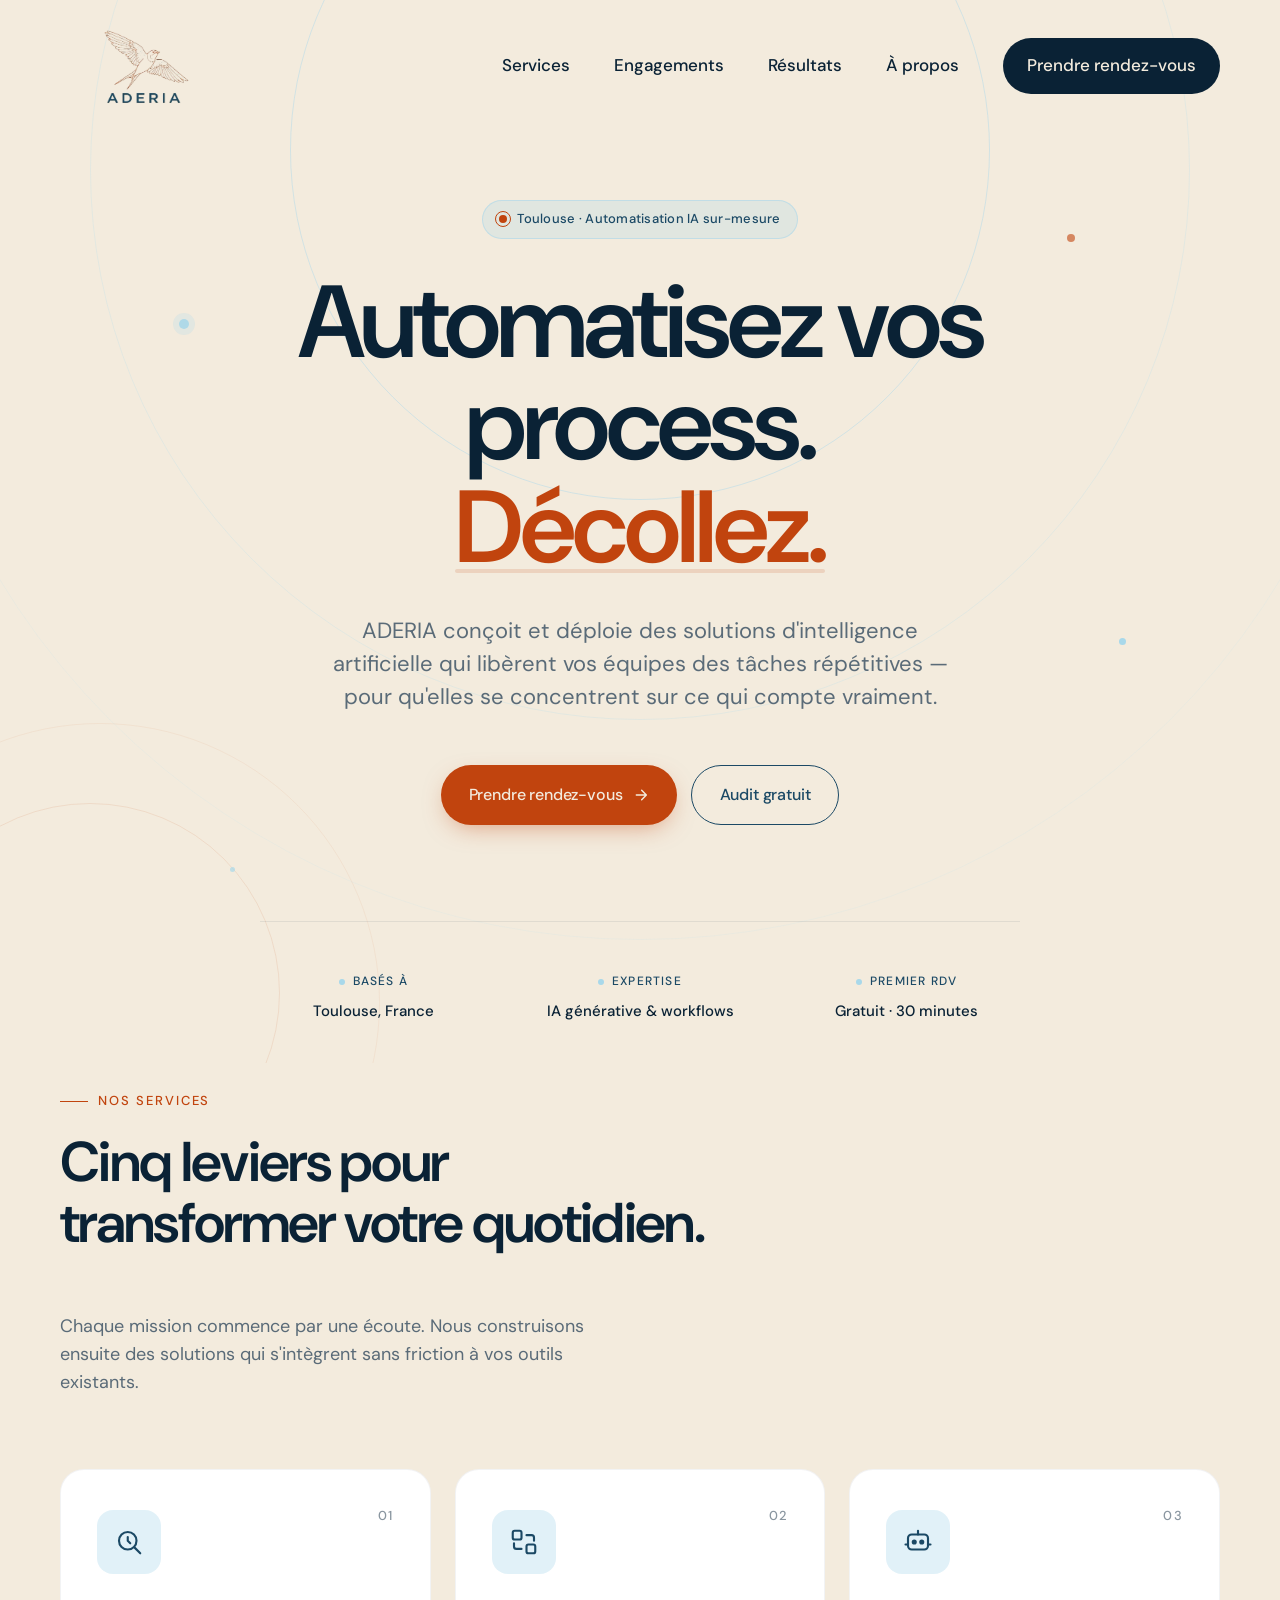
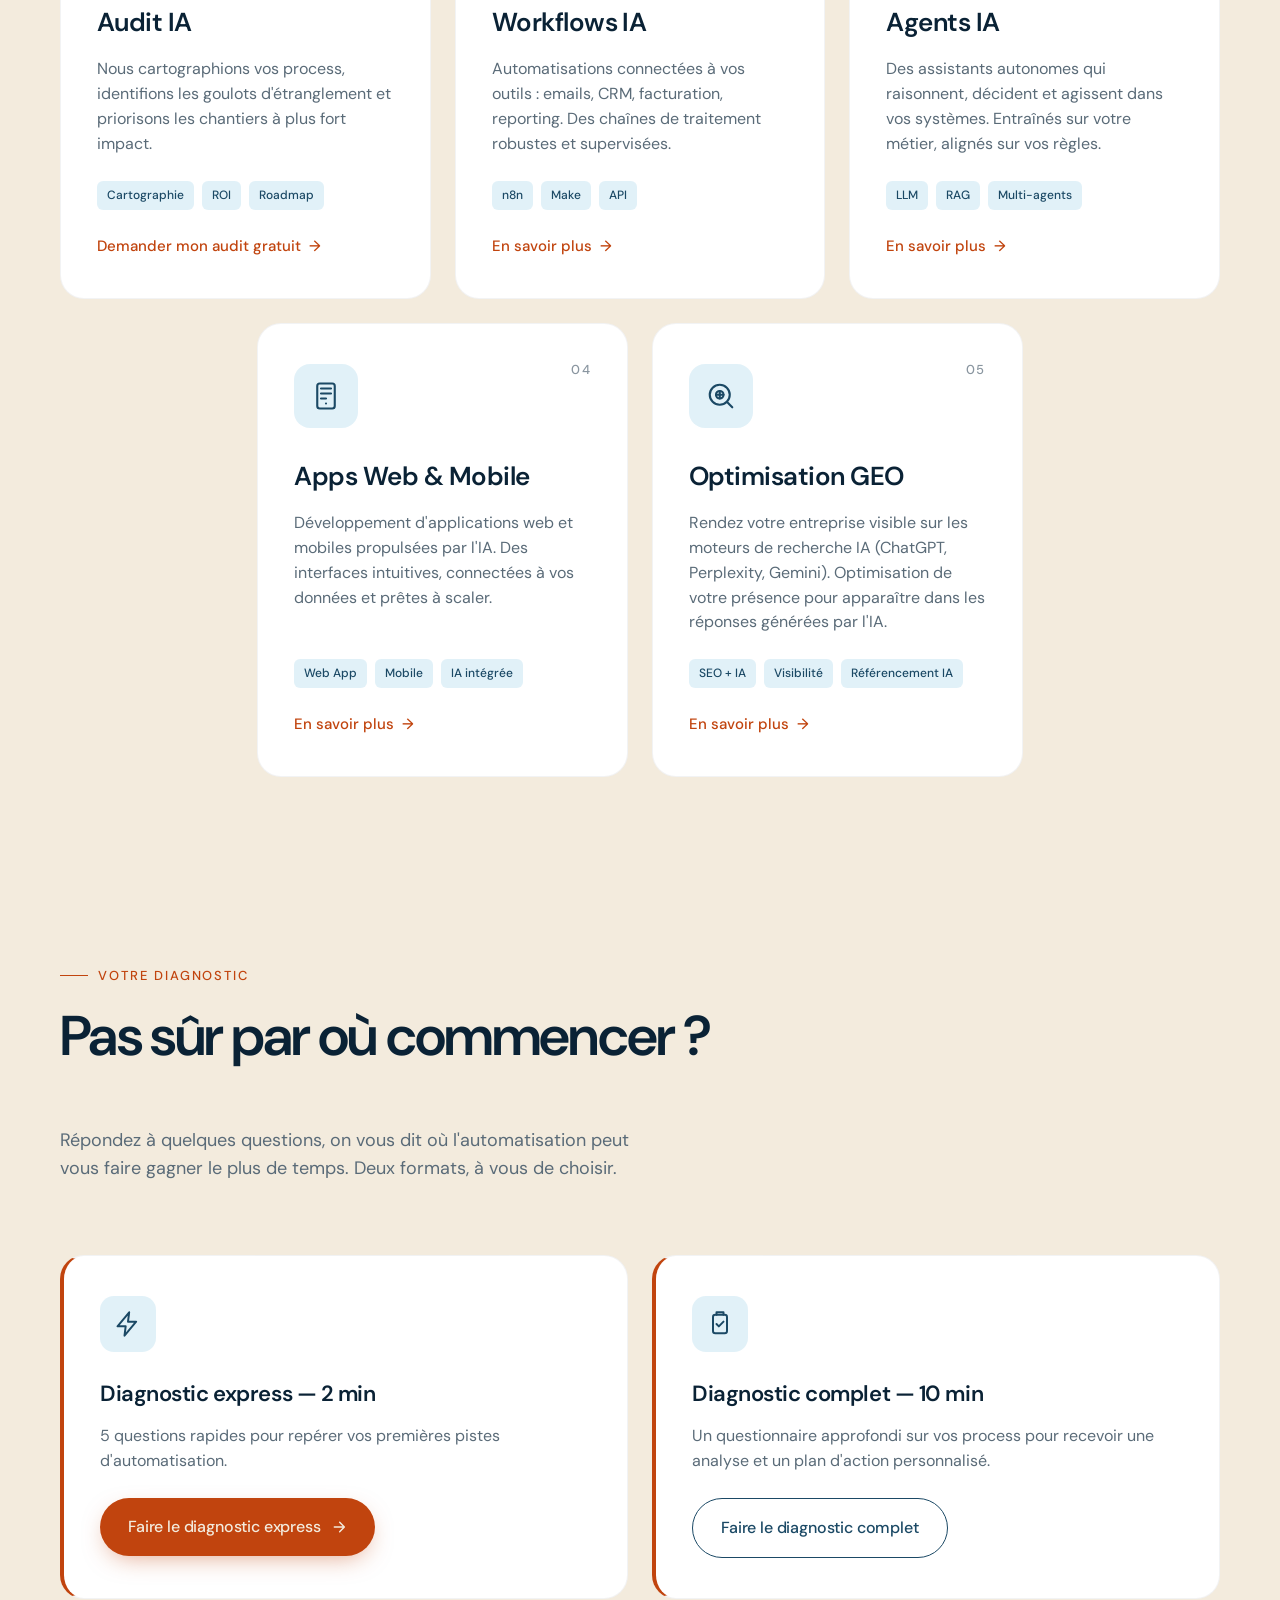
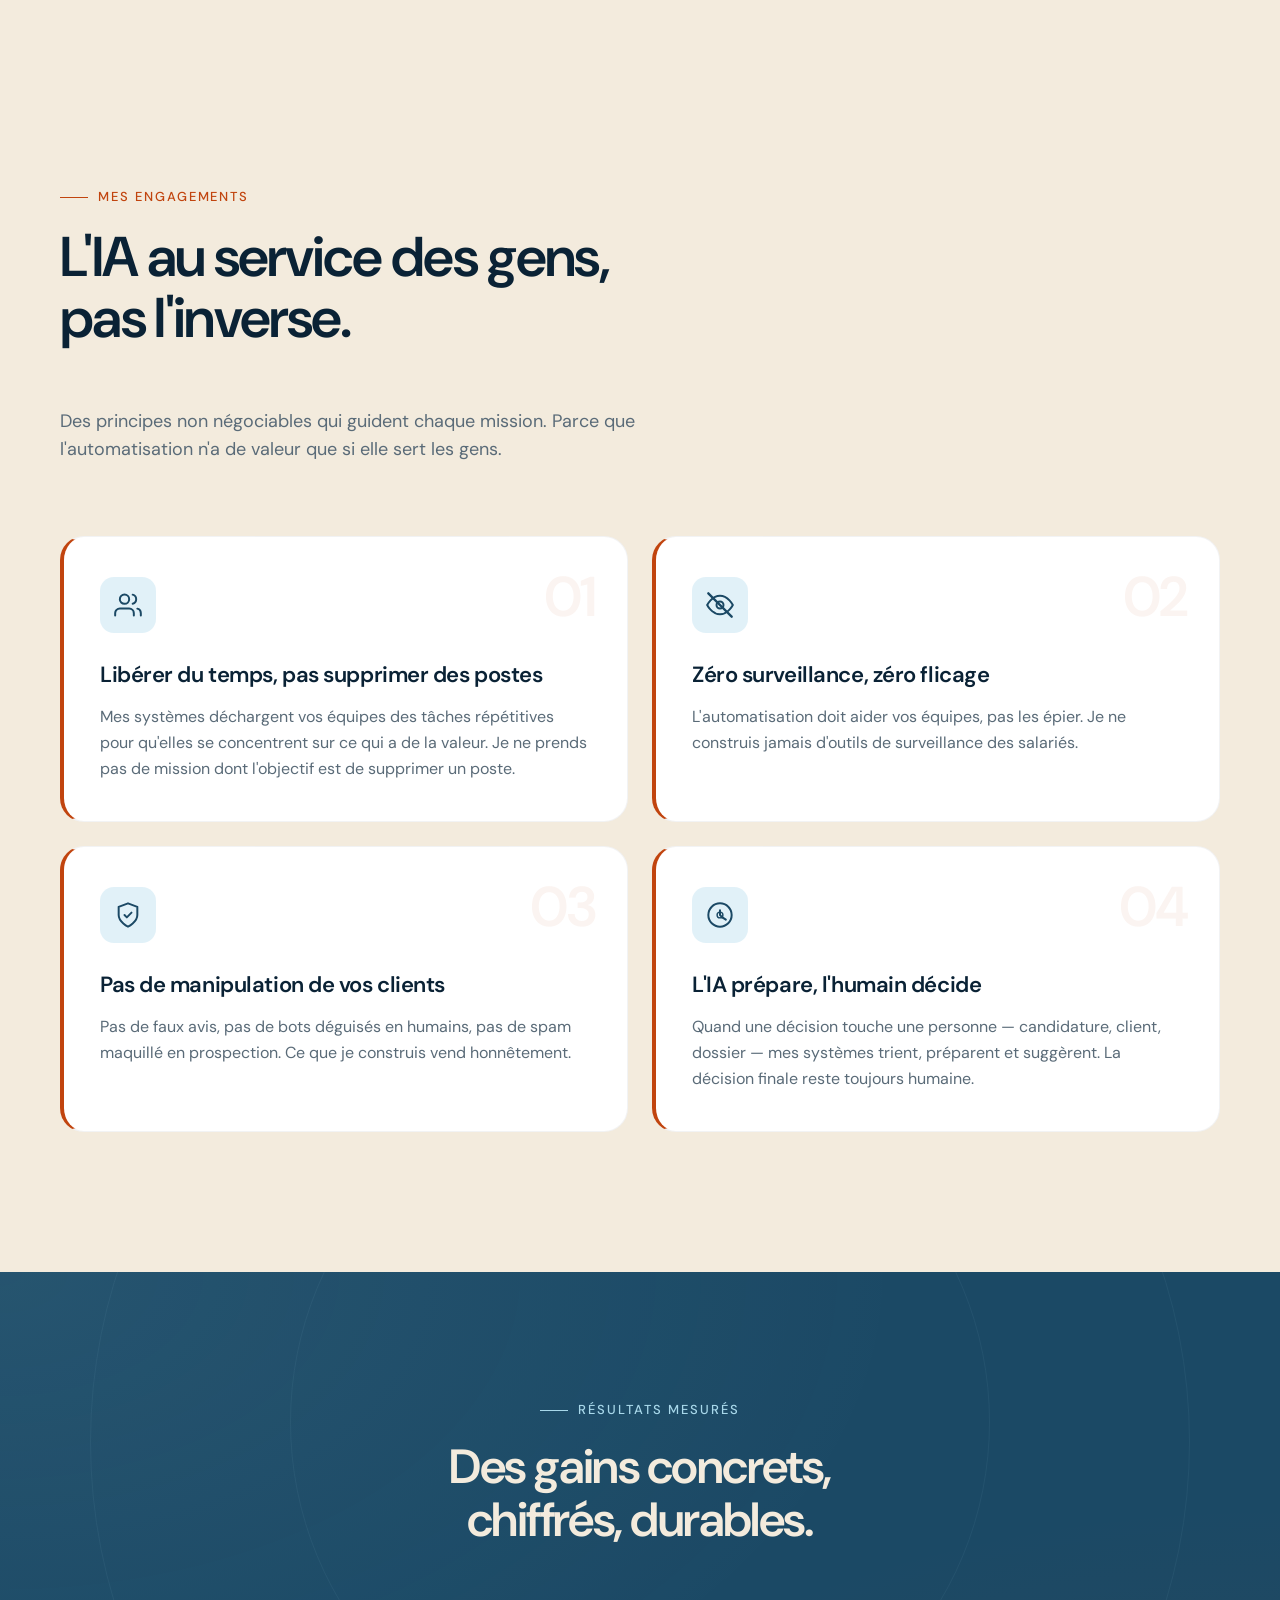
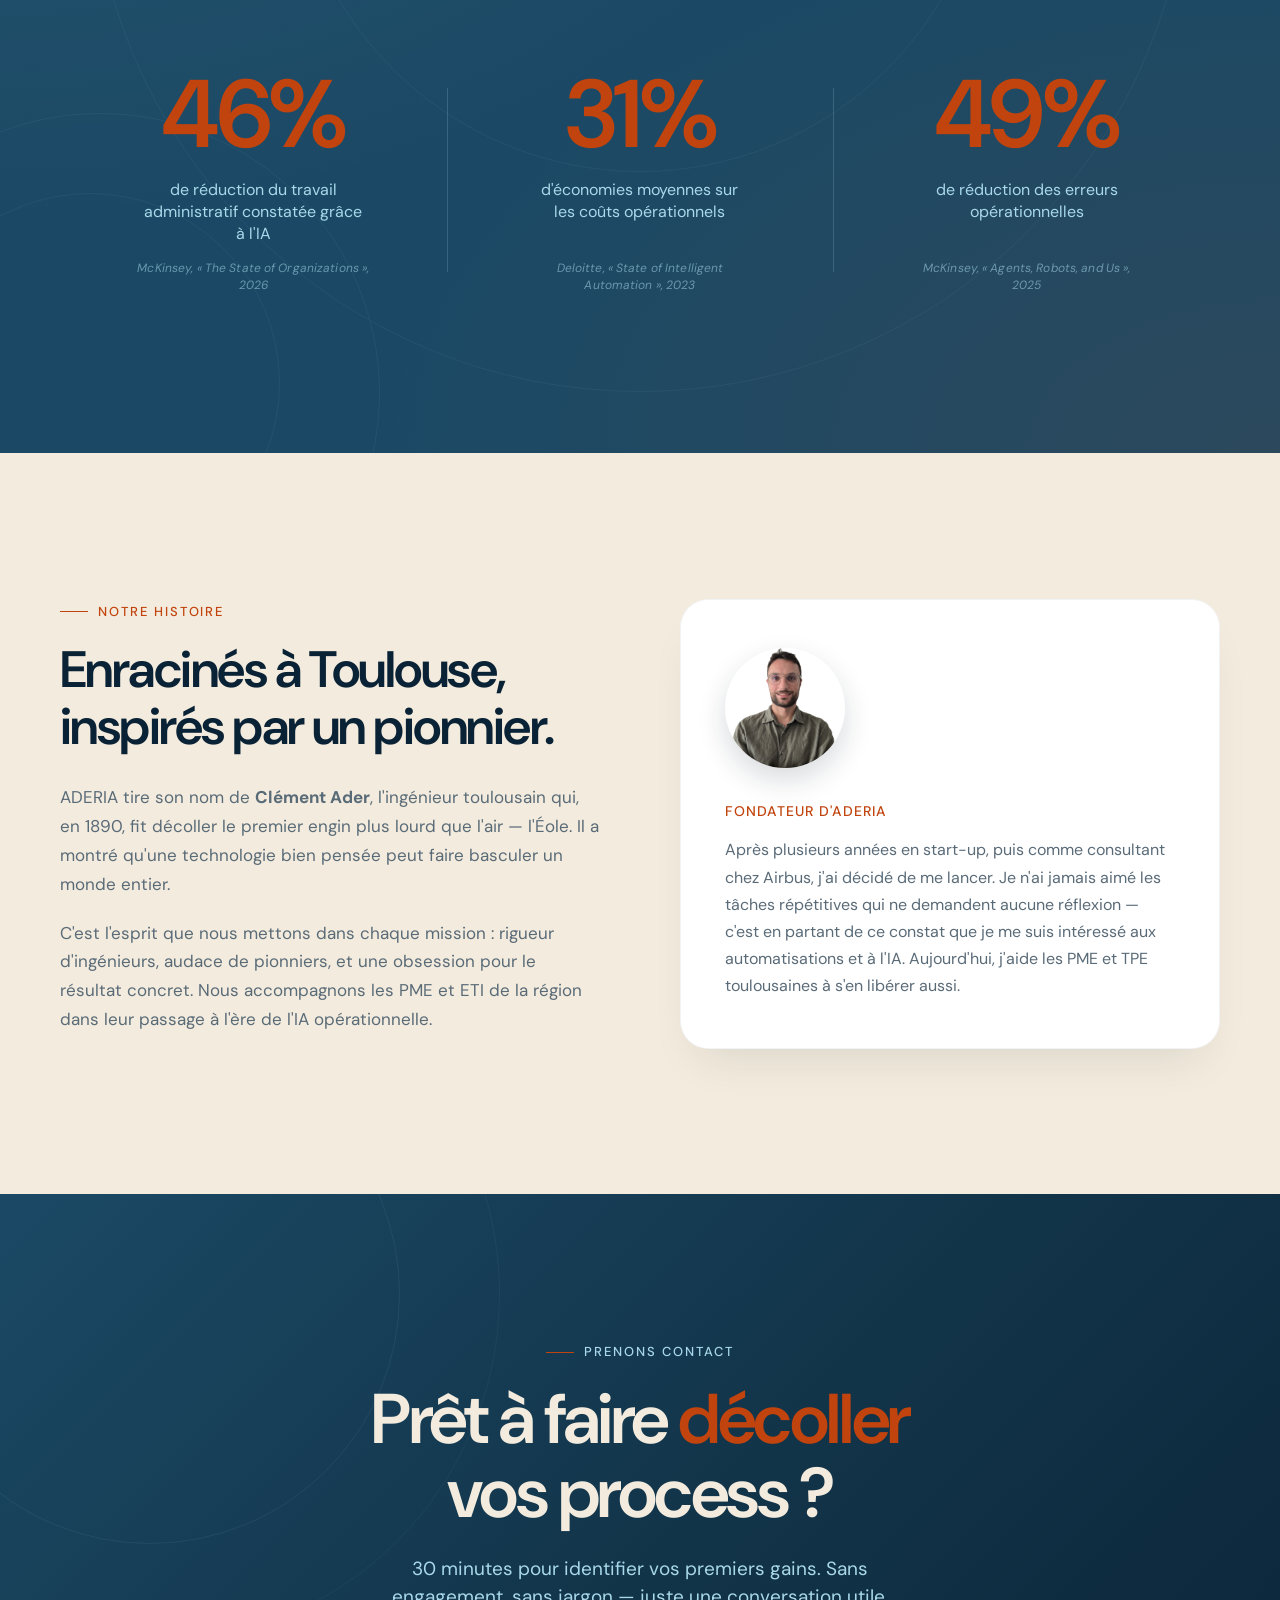
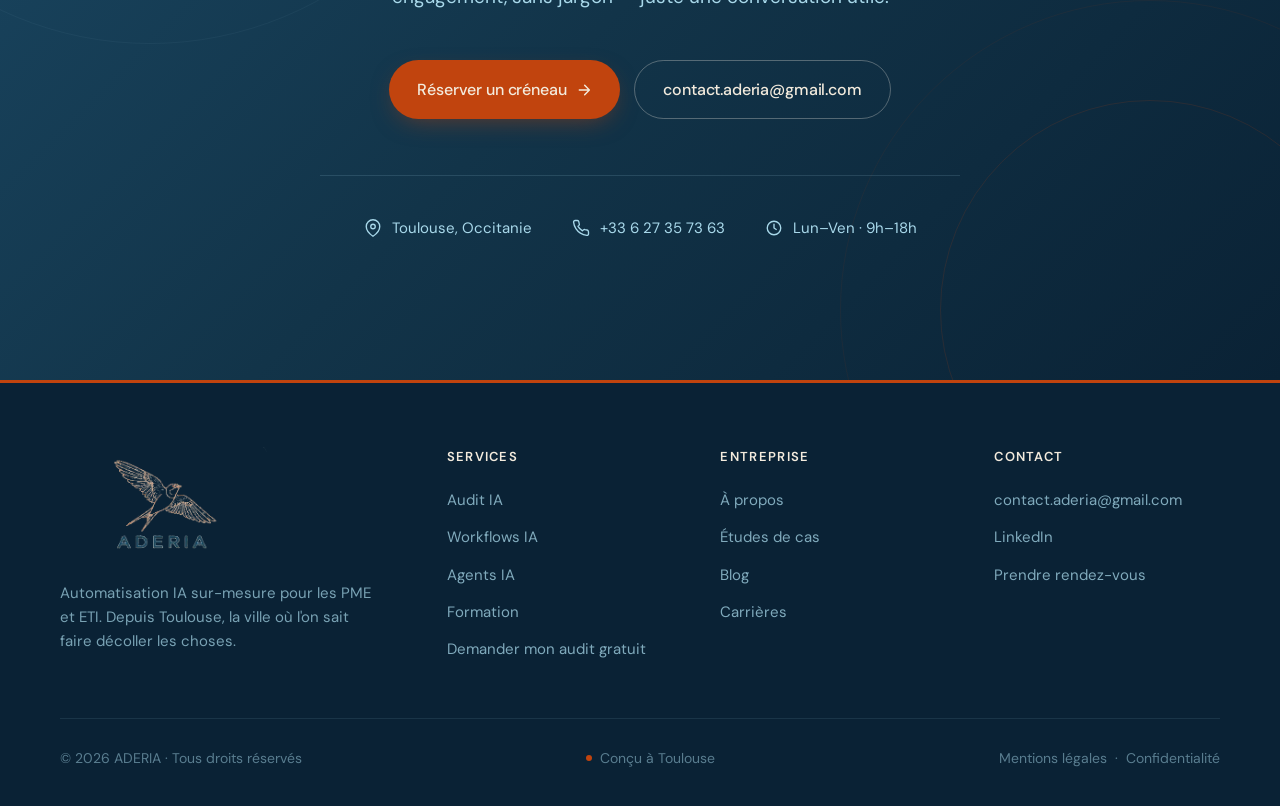
<file: index (6).html>
<!DOCTYPE html>
<html lang="fr"><head><meta http-equiv="Content-Type" content="text/html; charset=UTF-8">

<meta name="viewport" content="width=device-width, initial-scale=1.0">
<title>ADERIA — Automatisation IA à Toulouse</title>
<link rel="preconnect" href="https://fonts.googleapis.com/">
<link rel="preconnect" href="https://fonts.gstatic.com/" crossorigin="">
<link rel="stylesheet" href="https://fonts.googleapis.com/css2?family=DM+Sans:wght@400;500;600;700;800&display=swap">
<!-- Calendly widget -->
<link href="https://assets.calendly.com/assets/external/widget.css" rel="stylesheet">
<script src="https://assets.calendly.com/assets/external/widget.js" async=""></script>
<!-- Tally popup widget -->
<script src="https://tally.so/widgets/embed.js"></script><style>@keyframes _spin_evhv6_1{0%{transform:rotate(0)}to{transform:rotate(360deg)}}@keyframes _wave_evhv6_1{0%{transform:rotate(0)}50%{transform:rotate(20deg)}to{transform:rotate(0)}}@keyframes _heartBeat_evhv6_1{0%{transform:scale(1)}50%{transform:scale(1.08)}to{transform:scale(1)}}@keyframes _flash_evhv6_1{0%,50%,to{opacity:1}25%,75%{opacity:.2}}@keyframes _bounce_evhv6_1{0%,20%,53%,to{transform:translate(0,0)}40%,43%{transform:translateY(-30px)scaleY(1.1)}70%{transform:translateY(-15px)scaleY(1.05)}80%{transform:translate(0,0)scaleY(.95)}90%{transform:translateY(-4px)scaleY(1.02)}}@keyframes _rubberBand_evhv6_1{0%{transform:scale(1)}30%{transform:scale(1.25,.75)}40%{transform:scale(.75,1.25)}50%{transform:scale(1.15,.85)}65%{transform:scale(.95,1.05)}75%{transform:scale(1.05,.95)}to{transform:scale(1)}}@keyframes _headShake_evhv6_1{0%{transform:translate(0)}6.5%{transform:translate(-6px)rotateY(-9deg)}18.5%{transform:translate(5px)rotateY(7deg)}31.5%{transform:translate(-3px)rotateY(-5deg)}43.5%{transform:translate(2px)rotateY(3deg)}50%{transform:translate(0)}}@keyframes _tada_evhv6_1{0%{transform:scale(1)}10%,20%{transform:scale3d(.9,.9,.9)rotate(-3deg)}30%,50%,70%,90%{transform:scale3d(1.1,1.1,1.1)rotate(3deg)}40%,60%,80%{transform:scale3d(1.1,1.1,1.1)rotate(-3deg)}to{transform:scale(1)}}._overlay_evhv6_157{z-index:1000000006;background-color:#0f0f0f99;justify-content:center;align-items:center;display:flex;position:fixed;inset:0}._layoutDefault_evhv6_170{z-index:2147483000;opacity:0;background-color:#0000;border-radius:5px;width:auto;max-width:95vw;height:auto;display:flex;position:fixed;bottom:20px;right:20px;box-shadow:0 0 0 1px #0f0f0f0d,0 3px 6px #0f0f0f1a,0 9px 24px #0f0f0f33}._layoutModal_evhv6_186{z-index:2147483000;opacity:0;background-color:#0000;border-radius:5px;width:700px;max-width:95vw;height:auto;display:flex;position:relative;box-shadow:0 0 0 1px #0f0f0f0d,0 3px 6px #0f0f0f1a,0 9px 24px #0f0f0f33}._popupContainer_evhv6_200{border-radius:5px;width:100%;display:flex;overflow-y:auto}._popupContainer_evhv6_200 iframe{border-radius:5px;max-height:95vh}._loadingIndicator_evhv6_212{z-index:2147483000;color:#444;background-color:#f5f5f5;border-radius:50%;justify-content:center;align-items:center;width:50px;height:50px;display:inline-flex;position:absolute}._loadingIndicatorNoOverlay_evhv6_225{position:fixed;bottom:10px;right:10px}._loadingIndicator_evhv6_212 svg{width:20px;height:20px;animation:1.618s linear infinite _spin_evhv6_1}._emoji_evhv6_237{font-size:42px;line-height:1;display:inline-block;position:absolute;top:-21px;left:-21px}._animate__wave_evhv6_246{animation:1s ease-in-out 20 _wave_evhv6_1}._animate__heart-beat_evhv6_250{animation:1.3s ease-in-out 20 _heartBeat_evhv6_1}._animate__flash_evhv6_254{animation:2.5s 20 _flash_evhv6_1}._animate__bounce_evhv6_258{transform-origin:bottom;animation:1.5s 20 _bounce_evhv6_1}._animate__rubber-band_evhv6_263{animation:1.5s 20 _rubberBand_evhv6_1}._animate__head-shake_evhv6_267{animation:1.5s ease-in-out 20 _headShake_evhv6_1}._animate__tada_evhv6_271{animation:1.5s 20 _tada_evhv6_1}._animate__spin_evhv6_275{animation:1.618s linear 20 _spin_evhv6_1}@media (height<=1000px){._popupContainer_evhv6_200 iframe{max-height:85vh}}@media (width<=576px){._popupContainer_evhv6_200 iframe{max-height:70vh}._layoutDefault_evhv6_170,._layoutModal_evhv6_186{max-width:calc(100% - 40px)}}
/*$vite$:1*/</style>
<style>
  :root {
    --cream: #F3EBDD;
    --cream-warm: #EFE4D4;
    --terracotta: #C1440E;
    --terracotta-dark: #A03808;
    --navy: #1B4965;
    --navy-deep: #123449;
    --navy-black: #0A2235;
    --sky: #A8D8EA;
    --ink: #0A2235;
    --slate: #5A6B78;
    --muted: #8A96A0;
    --line: rgba(10, 34, 53, 0.08);
  }

  * { box-sizing: border-box; margin: 0; padding: 0; }

  html { scroll-behavior: smooth; }

  body {
    font-family: 'DM Sans', sans-serif;
    background: var(--cream);
    color: var(--ink);
    font-size: 17px;
    line-height: 1.6;
    -webkit-font-smoothing: antialiased;
    -moz-osx-font-smoothing: grayscale;
    overflow-x: hidden;
  }

  .container {
    max-width: 1240px;
    margin: 0 auto;
    padding: 0 40px;
  }

  /* ===== NAV ===== */
  .nav {
    position: fixed;
    top: 0; left: 0; right: 0;
    z-index: 100;
    padding: 20px 0;
    transition: all 0.3s ease;
    background: rgba(243, 235, 221, 0);
    backdrop-filter: blur(0px);
  }
  .nav.scrolled {
    background: rgba(243, 235, 221, 0.85);
    backdrop-filter: blur(16px);
    padding: 14px 0;
    border-bottom: 1px solid var(--line);
  }
  .nav-inner {
    display: flex;
    align-items: center;
    justify-content: space-between;
    gap: 24px;
  }
  .nav-links { }
  .logo {
    display: inline-flex;
    align-items: center;
    text-decoration: none;
    line-height: 0;
  }
  .logo img {
    height: 92px;
    width: auto;
    display: block;
    transition: transform 0.3s ease;
  }
  .logo:hover img { transform: translateY(-1px); }
  .nav.scrolled .logo img { height: 72px; }
  .footer-brand .logo img {
    height: 112px;
  }
  .nav-links {
    display: flex;
    gap: 44px;
    align-items: center;
  }
  .nav-links a {
    color: var(--ink);
    text-decoration: none;
    font-size: 17px;
    font-weight: 500;
    transition: color 0.2s;
  }
  .nav-links a:hover { color: var(--terracotta); }
  .nav-cta {
    padding: 14px 24px;
    background: var(--ink);
    color: var(--cream) !important;
    border-radius: 100px;
    font-size: 16px;
    transition: all 0.2s;
  }
  .nav-cta:hover {
    background: var(--terracotta) !important;
    transform: translateY(-1px);
  }

  /* ===== BUTTONS ===== */
  .btn {
    display: inline-flex;
    align-items: center;
    gap: 10px;
    padding: 16px 28px;
    border-radius: 100px;
    font-family: inherit;
    font-size: 16px;
    font-weight: 500;
    text-decoration: none;
    cursor: pointer;
    border: none;
    transition: all 0.25s cubic-bezier(0.4, 0, 0.2, 1);
    letter-spacing: -0.01em;
  }
  .btn-primary {
    background: var(--terracotta);
    color: var(--cream);
    box-shadow: 0 8px 24px -8px rgba(193, 68, 14, 0.5);
  }
  .btn-primary:hover {
    background: var(--terracotta-dark);
    transform: translateY(-2px);
    box-shadow: 0 12px 28px -8px rgba(193, 68, 14, 0.55);
  }
  .btn-outline {
    background: transparent;
    color: var(--navy);
    border: 1.5px solid var(--navy);
  }
  .btn-outline:hover {
    background: var(--navy);
    color: var(--cream);
    transform: translateY(-2px);
  }
  .btn .arrow {
    transition: transform 0.25s;
  }
  .btn:hover .arrow { transform: translateX(3px); }

  /* ===== HERO ===== */
  .hero {
    position: relative;
    padding: 200px 0 40px;
    overflow: hidden;
  }
  .hero-bg {
    position: absolute;
    inset: 0;
    pointer-events: none;
    overflow: hidden;
  }
  .circle {
    position: absolute;
    border-radius: 50%;
    border: 1px solid var(--navy);
    opacity: 0.08;
  }
  .circle.c1 { width: 700px; height: 700px; top: -200px; right: 50%; transform: translateX(50%); border-color: var(--sky); opacity: 0.45; }
  .circle.c2 { width: 1100px; height: 1100px; top: -380px; right: 50%; transform: translateX(50%); border-color: var(--sky); opacity: 0.22; }
  .circle.c3 { width: 1500px; height: 1500px; top: -560px; right: 50%; transform: translateX(50%); border-color: var(--sky); opacity: 0.12; }
  .circle.c4 { width: 380px; height: 380px; bottom: -120px; left: -100px; border-color: var(--terracotta); opacity: 0.1; }
  .circle.c5 { width: 560px; height: 560px; bottom: -220px; left: -180px; border-color: var(--terracotta); opacity: 0.06; }

  .dot {
    position: absolute;
    width: 8px; height: 8px;
    border-radius: 50%;
    background: var(--terracotta);
  }
  .dot.d1 { top: 22%; right: 16%; opacity: 0.6; }
  .dot.d2 { top: 30%; left: 14%; background: var(--sky); opacity: 0.9; width: 10px; height: 10px; box-shadow: 0 0 0 6px rgba(168, 216, 234, 0.25); }
  .dot.d3 { top: 60%; right: 12%; background: var(--sky); opacity: 1; width: 7px; height: 7px; }
  .dot.d4 { bottom: 18%; left: 18%; background: var(--sky); opacity: 0.7; width: 5px; height: 5px; }

  .hero-inner {
    position: relative;
    max-width: 980px;
    margin: 0 auto;
    text-align: center;
  }
  .hero-tag {
    display: inline-flex;
    align-items: center;
    gap: 10px;
    padding: 8px 16px;
    background: rgba(168, 216, 234, 0.25);
    border: 1px solid rgba(168, 216, 234, 0.55);
    border-radius: 100px;
    font-size: 13px;
    font-weight: 500;
    color: var(--navy);
    margin-bottom: 32px;
    letter-spacing: 0.02em;
  }
  .hero-tag .pulse {
    width: 8px; height: 8px;
    border-radius: 50%;
    background: var(--terracotta);
    position: relative;
  }
  .hero-tag .pulse::after {
    content: '';
    position: absolute;
    inset: -4px;
    border-radius: 50%;
    border: 1.5px solid var(--terracotta);
    animation: pulse 2s ease-out infinite;
  }
  @keyframes pulse {
    0% { transform: scale(0.8); opacity: 1; }
    100% { transform: scale(1.8); opacity: 0; }
  }

  .hero h1 {
    font-size: clamp(56px, 8vw, 116px);
    font-weight: 600;
    line-height: 1.0;
    letter-spacing: -0.04em;
    margin-bottom: 36px;
    color: var(--ink);
    text-wrap: balance;
  }
  .hero h1 .accent {
    color: var(--terracotta);
    display: inline-block;
    position: relative;
  }
  .hero h1 .accent::after {
    content: '';
    position: absolute;
    bottom: 0.05em;
    left: 0; right: 0;
    height: 4px;
    background: var(--terracotta);
    opacity: 0.15;
    border-radius: 4px;
  }
  .hero-sub {
    font-size: 22px;
    line-height: 1.5;
    color: var(--slate);
    max-width: 640px;
    margin: 0 auto 52px;
    font-weight: 400;
    text-wrap: pretty;
  }
  .hero-cta {
    display: flex;
    gap: 14px;
    flex-wrap: wrap;
    justify-content: center;
  }
  .hero-meta {
    display: flex;
    gap: 40px;
    margin: 96px auto 0;
    padding-top: 44px;
    border-top: 1px solid var(--line);
    max-width: 760px;
    justify-content: center;
  }
  .hero-meta-item {
    flex: 1;
    text-align: center;
  }
  .hero-meta-label {
    font-size: 12px;
    font-weight: 500;
    color: var(--navy);
    text-transform: uppercase;
    letter-spacing: 0.1em;
    margin-bottom: 8px;
    display: inline-flex;
    align-items: center;
    gap: 8px;
    justify-content: center;
  }
  .hero-meta-label::before {
    content: '';
    width: 6px; height: 6px;
    border-radius: 50%;
    background: var(--sky);
  }
  .hero-meta-val {
    font-size: 15px;
    font-weight: 500;
    color: var(--ink);
  }

  /* ===== SECTION HEADINGS ===== */
  .section {
    padding: 140px 0;
    position: relative;
  }
  .eyebrow {
    display: inline-flex;
    align-items: center;
    gap: 10px;
    font-size: 13px;
    font-weight: 500;
    color: var(--terracotta);
    text-transform: uppercase;
    letter-spacing: 0.15em;
    margin-bottom: 20px;
  }
  .eyebrow::before {
    content: '';
    width: 28px; height: 1px;
    background: var(--terracotta);
  }
  .section-title {
    font-size: clamp(36px, 4.5vw, 56px);
    font-weight: 600;
    line-height: 1.08;
    letter-spacing: -0.03em;
    margin-bottom: 20px;
    color: var(--ink);
    max-width: 760px;
    text-wrap: balance;
  }
  .section-sub {
    font-size: 18px;
    color: var(--slate);
    max-width: 580px;
    line-height: 1.55;
  }
  .section-head {
    display: flex;
    justify-content: space-between;
    align-items: flex-end;
    margin-bottom: 72px;
    gap: 40px;
    flex-wrap: wrap;
  }

  /* ===== SERVICES ===== */
  .services-grid {
    display: flex;
    flex-wrap: wrap;
    gap: 24px;
    justify-content: center;
  }
  .service-card {
    width: calc(33.333% - 16px);
    flex-shrink: 0;
    background: #FFFFFF;
    border-radius: 24px;
    padding: 40px 36px;
    border: 1px solid rgba(10, 34, 53, 0.05);
    transition: all 0.35s cubic-bezier(0.4, 0, 0.2, 1);
    position: relative;
    overflow: hidden;
    display: flex;
    flex-direction: column;
    min-height: 420px;
  }
  .service-card:hover {
    transform: translateY(-6px);
    border-color: rgba(193, 68, 14, 0.2);
    box-shadow: 0 24px 48px -20px rgba(10, 34, 53, 0.12);
  }
  .service-card::before {
    content: '';
    position: absolute;
    top: 0; right: 0;
    width: 160px; height: 160px;
    background: radial-gradient(circle at top right, rgba(193, 68, 14, 0.06), transparent 70%);
    opacity: 0;
    transition: opacity 0.35s;
  }
  .service-card:hover::before { opacity: 1; }

  .service-icon {
    width: 64px; height: 64px;
    border-radius: 16px;
    background: rgba(168, 216, 234, 0.35);
    display: grid;
    place-items: center;
    margin-bottom: 28px;
    color: var(--navy);
    transition: all 0.35s;
  }
  .service-card:hover .service-icon {
    background: var(--terracotta);
    color: var(--cream);
    transform: rotate(-4deg) scale(1.05);
  }
  .service-icon svg { width: 30px; height: 30px; }

  .service-num {
    position: absolute;
    top: 36px; right: 36px;
    font-size: 13px;
    font-weight: 500;
    color: var(--muted);
    letter-spacing: 0.1em;
  }
  .service-title {
    font-size: 26px;
    font-weight: 600;
    letter-spacing: -0.02em;
    margin-bottom: 14px;
    color: var(--ink);
  }
  .service-desc {
    color: var(--slate);
    font-size: 16px;
    line-height: 1.55;
    margin-bottom: 24px;
    flex: 1;
  }
  .service-tags {
    display: flex;
    gap: 8px;
    flex-wrap: wrap;
    margin-bottom: 24px;
  }
  .service-tag {
    font-size: 12px;
    padding: 5px 10px;
    background: rgba(168, 216, 234, 0.35);
    color: var(--navy);
    border-radius: 6px;
    font-weight: 500;
  }
  .service-link {
    color: var(--terracotta);
    text-decoration: none;
    font-weight: 500;
    font-size: 15px;
    display: inline-flex;
    align-items: center;
    gap: 8px;
    transition: gap 0.25s;
    align-self: flex-start;
  }
  .service-link:hover { gap: 12px; }

  /* ===== ENGAGEMENTS ===== */
  .engagements-grid {
    display: grid;
    grid-template-columns: repeat(2, 1fr);
    gap: 24px;
  }
  .engagement-card {
    background: #FFFFFF;
    border-radius: 24px;
    padding: 40px 36px;
    border-left: 4px solid var(--terracotta);
    border-top: 1px solid rgba(10, 34, 53, 0.05);
    border-right: 1px solid rgba(10, 34, 53, 0.05);
    border-bottom: 1px solid rgba(10, 34, 53, 0.05);
    transition: all 0.35s cubic-bezier(0.4, 0, 0.2, 1);
    position: relative;
    overflow: hidden;
  }
  .engagement-card:hover {
    transform: translateY(-4px);
    border-color: rgba(193, 68, 14, 0.2);
    border-left-color: var(--terracotta);
    box-shadow: 0 20px 48px -16px rgba(10, 34, 53, 0.12);
  }
  .engagement-card::before {
    content: '';
    position: absolute;
    top: 0; right: 0;
    width: 140px; height: 140px;
    background: radial-gradient(circle at top right, rgba(193, 68, 14, 0.04), transparent 70%);
    opacity: 0;
    transition: opacity 0.35s;
  }
  .engagement-card:hover::before { opacity: 1; }
  .engagement-num {
    position: absolute;
    top: 32px; right: 32px;
    font-size: 56px;
    font-weight: 600;
    color: rgba(193, 68, 14, 0.06);
    line-height: 1;
    letter-spacing: -0.04em;
  }
  .engagement-icon {
    width: 56px; height: 56px;
    border-radius: 14px;
    background: rgba(168, 216, 234, 0.35);
    display: grid;
    place-items: center;
    margin-bottom: 24px;
    color: var(--navy);
    transition: all 0.35s;
  }
  .engagement-card:hover .engagement-icon {
    background: var(--terracotta);
    color: var(--cream);
    transform: rotate(-4deg) scale(1.05);
  }
  .engagement-icon svg { width: 28px; height: 28px; }
  .engagement-title {
    font-size: 22px;
    font-weight: 600;
    letter-spacing: -0.02em;
    margin-bottom: 12px;
    color: var(--ink);
  }
  .engagement-desc {
    color: var(--slate);
    font-size: 16px;
    line-height: 1.6;
  }

  /* ===== STATS ===== */
  .stats {
    background: var(--navy);
    color: var(--cream);
    padding: 120px 0;
    position: relative;
    overflow: hidden;
  }
  .stats::before {
    content: '';
    position: absolute;
    inset: 0;
    background:
      radial-gradient(ellipse at top left, rgba(168, 216, 234, 0.08), transparent 50%),
      radial-gradient(ellipse at bottom right, rgba(193, 68, 14, 0.1), transparent 50%);
    pointer-events: none;
  }
  .stats-circles {
    position: absolute;
    inset: 0;
    pointer-events: none;
    opacity: 0.06;
  }
  .stats-circles .circle {
    border-color: var(--sky);
    opacity: 1;
  }
  .stats-head {
    text-align: center;
    margin-bottom: 80px;
    position: relative;
  }
  .stats .eyebrow { color: var(--sky); }
  .stats .eyebrow::before { background: var(--sky); }
  .stats-title {
    font-size: clamp(32px, 4vw, 48px);
    font-weight: 600;
    letter-spacing: -0.03em;
    line-height: 1.1;
    max-width: 640px;
    margin: 0 auto;
    text-wrap: balance;
  }
  .stats-grid {
    display: grid;
    grid-template-columns: repeat(3, 1fr);
    gap: 0;
    position: relative;
  }
  .stat {
    padding: 40px 32px;
    text-align: center;
    position: relative;
    display: flex;
    flex-direction: column;
    align-items: center;
  }
  .stat + .stat::before {
    content: '';
    position: absolute;
    left: 0; top: 20%; bottom: 20%;
    width: 1px;
    background: rgba(168, 216, 234, 0.2);
  }
  .stat-num {
    font-size: clamp(64px, 8vw, 96px);
    font-weight: 600;
    color: var(--terracotta);
    letter-spacing: -0.04em;
    line-height: 1;
    margin-bottom: 16px;
    font-variant-numeric: tabular-nums;
  }
  .stat-label {
    font-size: 16px;
    color: var(--sky);
    font-weight: 400;
    line-height: 1.4;
    max-width: 220px;
    margin: 0 auto 14px;
  }
  .stat-source {
    font-size: 12px;
    color: rgba(168, 216, 234, 0.55);
    font-style: italic;
    line-height: 1.4;
    max-width: 240px;
    margin: auto auto 0;
    letter-spacing: 0.01em;
  }

  /* ===== ABOUT ===== */
  .about-grid {
    display: grid;
    grid-template-columns: 1fr 1fr;
    gap: 80px;
    align-items: center;
  }
  .about-text h2 {
    font-size: clamp(36px, 4vw, 52px);
    font-weight: 600;
    line-height: 1.1;
    letter-spacing: -0.03em;
    margin-bottom: 28px;
    text-wrap: balance;
  }
  .about-text p {
    color: var(--slate);
    font-size: 17px;
    line-height: 1.7;
    margin-bottom: 20px;
  }
  /* ===== FOUNDER ===== */
  .founder-card {
    background: #FFFFFF;
    border-radius: 28px;
    padding: 48px 44px;
    border: 1px solid rgba(10, 34, 53, 0.05);
    box-shadow: 0 24px 48px -20px rgba(10, 34, 53, 0.12);
  }
  .founder-photo {
    width: 120px;
    height: 120px;
    border-radius: 50%;
    object-fit: cover;
    flex-shrink: 0;
    box-shadow: 0 12px 28px rgba(11, 30, 46, 0.16);
    margin-bottom: 24px;
  }
  .founder-role {
    font-size: 14px;
    font-weight: 500;
    color: var(--terracotta);
    text-transform: uppercase;
    letter-spacing: 0.08em;
    margin-bottom: 14px;
  }
  .founder-bio {
    font-size: 16px;
    line-height: 1.7;
    color: var(--slate);
  }

  /* ===== CONTACT ===== */
  .contact {
    background: linear-gradient(135deg, var(--navy) 0%, var(--navy-deep) 50%, var(--navy-black) 100%);
    color: var(--cream);
    padding: 140px 0;
    text-align: center;
    position: relative;
    overflow: hidden;
  }
  .contact-circles {
    position: absolute;
    inset: 0;
    pointer-events: none;
  }
  .contact-circles .circle {
    border-color: var(--sky);
    opacity: 0.08;
  }
  .contact-circles .c-a { width: 500px; height: 500px; top: -150px; left: -100px; }
  .contact-circles .c-b { width: 700px; height: 700px; top: -250px; left: -200px; opacity: 0.05; }
  .contact-circles .c-c { width: 420px; height: 420px; bottom: -140px; right: -80px; border-color: var(--terracotta); opacity: 0.15; }
  .contact-circles .c-d { width: 620px; height: 620px; bottom: -240px; right: -180px; border-color: var(--terracotta); opacity: 0.08; }

  .contact-inner { position: relative; max-width: 720px; margin: 0 auto; }
  .contact h2 {
    font-size: clamp(40px, 5.5vw, 72px);
    font-weight: 600;
    line-height: 1.05;
    letter-spacing: -0.035em;
    margin-bottom: 24px;
    text-wrap: balance;
  }
  .contact h2 .accent { color: var(--terracotta); }
  .contact p {
    font-size: 19px;
    color: var(--sky);
    margin-bottom: 48px;
    line-height: 1.5;
    max-width: 560px;
    margin-left: auto;
    margin-right: auto;
    text-wrap: pretty;
  }
  .contact-cta {
    display: flex;
    gap: 14px;
    justify-content: center;
    flex-wrap: wrap;
    margin-bottom: 56px;
  }
  .btn-light {
    background: transparent;
    color: var(--cream);
    border: 1.5px solid rgba(245, 237, 227, 0.3);
  }
  .btn-light:hover {
    background: var(--cream);
    color: var(--navy);
    border-color: var(--cream);
    transform: translateY(-2px);
  }
  .contact-info {
    display: flex;
    gap: 40px;
    justify-content: center;
    flex-wrap: wrap;
    padding-top: 40px;
    border-top: 1px solid rgba(168, 216, 234, 0.15);
  }
  .contact-info-item {
    display: flex;
    align-items: center;
    gap: 10px;
    color: var(--sky);
    font-size: 15px;
  }
  .contact-info-item svg { width: 18px; height: 18px; }

  /* ===== FOOTER ===== */
  footer {
    background: var(--navy-black);
    color: var(--sky);
    padding: 64px 0 36px;
    border-top: 3px solid var(--terracotta);
  }
  .footer-top {
    display: grid;
    grid-template-columns: 1.5fr 1fr 1fr 1fr;
    gap: 48px;
    margin-bottom: 56px;
  }
  .footer-brand .logo { margin-bottom: 22px; }
  .footer-brand p {
    color: rgba(168, 216, 234, 0.7);
    font-size: 15px;
    line-height: 1.6;
    max-width: 320px;
  }
  .footer-col h4 {
    font-size: 13px;
    font-weight: 600;
    color: var(--cream);
    text-transform: uppercase;
    letter-spacing: 0.1em;
    margin-bottom: 18px;
  }
  .footer-col ul { list-style: none; display: flex; flex-direction: column; gap: 10px; }
  .footer-col a {
    color: rgba(168, 216, 234, 0.75);
    text-decoration: none;
    font-size: 15px;
    transition: color 0.2s;
  }
  .footer-col a:hover { color: var(--terracotta); }
  .footer-bottom {
    padding-top: 28px;
    border-top: 1px solid rgba(168, 216, 234, 0.1);
    display: flex;
    justify-content: space-between;
    align-items: center;
    flex-wrap: wrap;
    gap: 16px;
    font-size: 14px;
    color: rgba(168, 216, 234, 0.5);
  }
  .footer-toulouse {
    display: flex;
    align-items: center;
    gap: 8px;
  }
  .footer-toulouse .dot-tls {
    width: 6px; height: 6px; border-radius: 50%;
    background: var(--terracotta);
  }

  /* ===== SCROLL REVEAL ===== */
  .reveal {
    opacity: 0;
    transform: translateY(24px);
    transition: opacity 0.8s cubic-bezier(0.4, 0, 0.2, 1), transform 0.8s cubic-bezier(0.4, 0, 0.2, 1);
  }
  .reveal.visible {
    opacity: 1;
    transform: translateY(0);
  }
  .reveal-delay-1 { transition-delay: 0.1s; }
  .reveal-delay-2 { transition-delay: 0.2s; }
  .reveal-delay-3 { transition-delay: 0.3s; }

  /* ===== RESPONSIVE ===== */
  @media (max-width: 900px) {
    .container { padding: 0 24px; }
    .nav-links a:not(.nav-cta) { display: none; }
    .hero { padding: 140px 0 80px; }
    .section { padding: 80px 0; }
    .services-grid { justify-content: center; }
    .service-card { width: calc(50% - 12px); }
    .stats-grid { grid-template-columns: 1fr; }
    .stat + .stat::before {
      left: 20%; right: 20%; top: 0; bottom: auto;
      width: auto; height: 1px;
    }
    .about-grid { grid-template-columns: 1fr; gap: 48px; }
    .hero-meta { flex-direction: column; gap: 20px; }
    .section-head { flex-direction: column; align-items: flex-start; }
  }
  @media (max-width: 600px) {
    .services-grid { flex-direction: column; }
    .service-card { width: 100%; }
    .engagements-grid { grid-template-columns: 1fr; }
  }
</style>
</head>
<body>

<!-- NAV -->
<nav class="nav" id="nav">
  <div class="container nav-inner">
    <a href="#" class="logo" aria-label="ADERIA">
      <img src="logo_aderia.png" alt="ADERIA">
    </a>
    <div class="nav-links">
      <a href="#services">Services</a>
      <a href="#engagements">Engagements</a>
      <a href="#chiffres">Résultats</a>
      <a href="#apropos">À propos</a>
      <a href="#" class="nav-cta" onclick="Calendly.initPopupWidget({url:&#39;https://calendly.com/contact-aderia/30min&#39;});return false;">Prendre rendez-vous</a>
    </div>
  </div>
</nav>

<!-- HERO -->
<section class="hero">
  <div class="hero-bg">
    <div class="circle c3"></div>
    <div class="circle c2"></div>
    <div class="circle c1"></div>
    <div class="circle c4"></div>
    <div class="circle c5"></div>
    <div class="dot d1"></div>
    <div class="dot d2"></div>
    <div class="dot d3"></div>
    <div class="dot d4"></div>
  </div>
  <div class="container hero-inner">
    <div class="hero-tag reveal visible" style="display: inline-flex;">
      <span class="pulse"></span>
      Toulouse · Automatisation IA sur-mesure
    </div>
    <h1 class="reveal reveal-delay-1 visible">
      Automatisez vos process.<br>
      <span class="accent">Décollez.</span>
    </h1>
    <p class="hero-sub reveal reveal-delay-2 visible">
      ADERIA conçoit et déploie des solutions d'intelligence artificielle
      qui libèrent vos équipes des tâches répétitives — pour qu'elles se
      concentrent sur ce qui compte vraiment.
    </p>
    <div class="hero-cta reveal reveal-delay-3 visible">
      <a href="#" class="btn btn-primary" onclick="Calendly.initPopupWidget({url:&#39;https://calendly.com/contact-aderia/30min&#39;});return false;">
        Prendre rendez-vous
        <svg class="arrow" width="16" height="16" viewBox="0 0 24 24" fill="none" stroke="currentColor" stroke-width="2.2" stroke-linecap="round" stroke-linejoin="round">
          <path d="M5 12h14M13 5l7 7-7 7"></path>
        </svg>
      </a>
      <a href="#" class="btn btn-outline" onclick="Tally.openPopup(&#39;ODgv0Y&#39;,{hideTitle:true,overlay:true,emoji:{text:&#39;👋&#39;,animation:&#39;wave&#39;}});return false;">
        Audit gratuit
      </a>
    </div>
    <div class="hero-meta reveal">
      <div class="hero-meta-item">
        <div class="hero-meta-label">Basés à</div>
        <div class="hero-meta-val">Toulouse, France</div>
      </div>
      <div class="hero-meta-item">
        <div class="hero-meta-label">Expertise</div>
        <div class="hero-meta-val">IA générative &amp; workflows</div>
      </div>
      <div class="hero-meta-item">
        <div class="hero-meta-label">Premier rdv</div>
        <div class="hero-meta-val">Gratuit · 30 minutes</div>
      </div>
    </div>
  </div>
</section>

<!-- SERVICES -->
<section class="section" id="services" style="padding-top: 20px;">
  <div class="container">
    <div class="section-head reveal">
      <div>
        <div class="eyebrow">Nos services</div>
        <h2 class="section-title">Cinq leviers pour transformer votre quotidien.</h2>
      </div>
      <p class="section-sub">
        Chaque mission commence par une écoute. Nous construisons ensuite
        des solutions qui s'intègrent sans friction à vos outils existants.
      </p>
    </div>

    <div class="services-grid">
      <!-- Audit IA -->
      <div class="service-card reveal reveal-delay-1">
        <div class="service-num">01</div>
        <div class="service-icon">
          <svg viewBox="0 0 24 24" fill="none" stroke="currentColor" stroke-width="1.7" stroke-linecap="round" stroke-linejoin="round">
            <circle cx="11" cy="11" r="7"></circle>
            <path d="M21 21l-4.3-4.3"></path>
            <path d="M11 8v3l2 2"></path>
          </svg>
        </div>
        <h3 class="service-title">Audit IA</h3>
        <p class="service-desc">
          Nous cartographions vos process, identifions les goulots d'étranglement
          et priorisons les chantiers à plus fort impact.
        </p>
        <div class="service-tags">
          <span class="service-tag">Cartographie</span>
          <span class="service-tag">ROI</span>
          <span class="service-tag">Roadmap</span>
        </div>
        <a href="#" class="service-link" onclick="Tally.openPopup(&#39;ODgv0Y&#39;,{hideTitle:true,overlay:true,emoji:{text:&#39;👋&#39;,animation:&#39;wave&#39;}});return false;">
          Demander mon audit gratuit
          <span>→</span>
        </a>
      </div>

      <!-- Workflows IA -->
      <div class="service-card reveal reveal-delay-2">
        <div class="service-num">02</div>
        <div class="service-icon">
          <svg viewBox="0 0 24 24" fill="none" stroke="currentColor" stroke-width="1.7" stroke-linecap="round" stroke-linejoin="round">
            <rect x="3" y="3" width="7" height="7" rx="1.5"></rect>
            <rect x="14" y="14" width="7" height="7" rx="1.5"></rect>
            <path d="M14 6.5h4a2 2 0 0 1 2 2V11"></path>
            <path d="M10 17.5H6a2 2 0 0 1-2-2V13"></path>
          </svg>
        </div>
        <h3 class="service-title">Workflows IA</h3>
        <p class="service-desc">
          Automatisations connectées à vos outils : emails, CRM, facturation,
          reporting. Des chaînes de traitement robustes et supervisées.
        </p>
        <div class="service-tags">
          <span class="service-tag">n8n</span>
          <span class="service-tag">Make</span>
          <span class="service-tag">API</span>
        </div>
        <a href="#" class="service-link">
          En savoir plus
          <span>→</span>
        </a>
      </div>

      <!-- Agents IA -->
      <div class="service-card reveal reveal-delay-3">
        <div class="service-num">03</div>
        <div class="service-icon">
          <svg viewBox="0 0 24 24" fill="none" stroke="currentColor" stroke-width="1.7" stroke-linecap="round" stroke-linejoin="round">
            <rect x="4" y="6" width="16" height="12" rx="3"></rect>
            <circle cx="9" cy="12" r="1.2" fill="currentColor"></circle>
            <circle cx="15" cy="12" r="1.2" fill="currentColor"></circle>
            <path d="M12 3v3"></path>
            <path d="M2 14h2M20 14h2"></path>
          </svg>
        </div>
        <h3 class="service-title">Agents IA</h3>
        <p class="service-desc">
          Des assistants autonomes qui raisonnent, décident et agissent
          dans vos systèmes. Entraînés sur votre métier, alignés sur vos règles.
        </p>
        <div class="service-tags">
          <span class="service-tag">LLM</span>
          <span class="service-tag">RAG</span>
          <span class="service-tag">Multi-agents</span>
        </div>
        <a href="#" class="service-link">
          En savoir plus
          <span>→</span>
        </a>
      </div>

      <!-- Apps Web & Mobile -->
      <div class="service-card reveal reveal-delay-3">
        <div class="service-num">04</div>
        <div class="service-icon">
          <svg viewBox="0 0 24 24" fill="none" stroke="currentColor" stroke-width="1.7" stroke-linecap="round" stroke-linejoin="round">
            <rect x="5" y="2" width="14" height="20" rx="2"></rect>
            <path d="M12 18h.01"></path>
            <path d="M8 6h8M8 10h8M8 14h4"></path>
          </svg>
        </div>
        <h3 class="service-title">Apps Web &amp; Mobile</h3>
        <p class="service-desc">
          Développement d'applications web et mobiles propulsées par l'IA.
          Des interfaces intuitives, connectées à vos données et prêtes à scaler.
        </p>
        <div class="service-tags">
          <span class="service-tag">Web App</span>
          <span class="service-tag">Mobile</span>
          <span class="service-tag">IA intégrée</span>
        </div>
        <a href="#" class="service-link">
          En savoir plus
          <span>→</span>
        </a>
      </div>

      <div class="service-card reveal reveal-delay-1">
        <div class="service-num">05</div>
        <div class="service-icon">
          <svg viewBox="0 0 24 24" fill="none" stroke="currentColor" stroke-width="1.7" stroke-linecap="round" stroke-linejoin="round">
            <circle cx="11" cy="11" r="8"></circle>
            <path d="M21 21l-4.35-4.35"></path>
            <circle cx="11" cy="11" r="3"></circle>
            <path d="M11 8v6M8 11h6"></path>
          </svg>
        </div>
        <h3 class="service-title">Optimisation GEO</h3>
        <p class="service-desc">
          Rendez votre entreprise visible sur les moteurs de recherche IA (ChatGPT, Perplexity, Gemini).
          Optimisation de votre présence pour apparaître dans les réponses générées par l'IA.
        </p>
        <div class="service-tags">
          <span class="service-tag">SEO + IA</span>
          <span class="service-tag">Visibilité</span>
          <span class="service-tag">Référencement IA</span>
        </div>
        <a href="#" class="service-link">
          En savoir plus
          <span>→</span>
        </a>
      </div>
    </div>
  </div>
</section>

<!-- DIAGNOSTIC -->
<section class="section" id="diagnostic" style="padding-top: 40px;">
  <div class="container">
    <div class="section-head reveal">
      <div>
        <div class="eyebrow">Votre diagnostic</div>
        <h2 class="section-title">Pas sûr par où commencer ?</h2>
      </div>
      <p class="section-sub">
        Répondez à quelques questions, on vous dit où l'automatisation
        peut vous faire gagner le plus de temps. Deux formats, à vous de choisir.
      </p>
    </div>

    <div class="engagements-grid">
      <div class="engagement-card reveal reveal-delay-1">
        <div class="engagement-icon">
          <svg viewBox="0 0 24 24" fill="none" stroke="currentColor" stroke-width="1.7" stroke-linecap="round" stroke-linejoin="round">
            <path d="M13 2 3 14h7l-1 8 10-12h-7l1-8z"></path>
          </svg>
        </div>
        <h3 class="engagement-title">Diagnostic express — 2 min</h3>
        <p class="engagement-desc">
          5 questions rapides pour repérer vos premières pistes d'automatisation.
        </p>
        <a href="#" class="btn btn-primary" style="margin-top: 24px;" onclick="Tally.openPopup(&#39;pbQyAq&#39;,{hideTitle:true,overlay:true,emoji:{text:&#39;⚡&#39;,animation:&#39;flash&#39;}});return false;">
          Faire le diagnostic express
          <svg class="arrow" width="16" height="16" viewBox="0 0 24 24" fill="none" stroke="currentColor" stroke-width="2.2" stroke-linecap="round" stroke-linejoin="round">
            <path d="M5 12h14M13 5l7 7-7 7"></path>
          </svg>
        </a>
      </div>

      <div class="engagement-card reveal reveal-delay-2">
        <div class="engagement-icon">
          <svg viewBox="0 0 24 24" fill="none" stroke="currentColor" stroke-width="1.7" stroke-linecap="round" stroke-linejoin="round">
            <rect x="6" y="4" width="12" height="16" rx="2"></rect>
            <path d="M9 4V2h6v2"></path>
            <path d="M9 12l2 2 4-4"></path>
          </svg>
        </div>
        <h3 class="engagement-title">Diagnostic complet — 10 min</h3>
        <p class="engagement-desc">
          Un questionnaire approfondi sur vos process pour recevoir une analyse
          et un plan d'action personnalisé.
        </p>
        <a href="#" class="btn btn-outline" style="margin-top: 24px;" onclick="Tally.openPopup(&#39;ODgv0Y&#39;,{hideTitle:true,overlay:true,emoji:{text:&#39;👋&#39;,animation:&#39;wave&#39;}});return false;">
          Faire le diagnostic complet
        </a>
      </div>
    </div>
  </div>
</section>

<!-- ENGAGEMENTS -->
<section class="section" id="engagements" style="padding-top: 40px;">
  <div class="container">
    <div class="section-head reveal">
      <div>
        <div class="eyebrow">Mes engagements</div>
        <h2 class="section-title">L'IA au service des gens,<br>pas l'inverse.</h2>
      </div>
      <p class="section-sub">
        Des principes non négociables qui guident chaque mission.
        Parce que l'automatisation n'a de valeur que si elle sert les gens.
      </p>
    </div>

    <div class="engagements-grid">

      <div class="engagement-card reveal reveal-delay-1">
        <div class="engagement-num">01</div>
        <div class="engagement-icon">
          <svg viewBox="0 0 24 24" fill="none" stroke="currentColor" stroke-width="1.7" stroke-linecap="round" stroke-linejoin="round">
            <path d="M17 21v-2a4 4 0 0 0-4-4H5a4 4 0 0 0-4 4v2"></path>
            <circle cx="9" cy="7" r="4"></circle>
            <path d="M23 21v-2a4 4 0 0 0-3-3.87"></path>
            <path d="M16 3.13a4 4 0 0 1 0 7.75"></path>
          </svg>
        </div>
        <h3 class="engagement-title">Libérer du temps, pas supprimer des postes</h3>
        <p class="engagement-desc">
          Mes systèmes déchargent vos équipes des tâches répétitives pour qu'elles se concentrent
          sur ce qui a de la valeur. Je ne prends pas de mission dont l'objectif est de supprimer un poste.
        </p>
      </div>

      <div class="engagement-card reveal reveal-delay-2">
        <div class="engagement-num">02</div>
        <div class="engagement-icon">
          <svg viewBox="0 0 24 24" fill="none" stroke="currentColor" stroke-width="1.7" stroke-linecap="round" stroke-linejoin="round">
            <path d="M1 12s4-8 11-8 11 8 11 8-4 8-11 8-11-8-11-8z"></path>
            <circle cx="12" cy="12" r="3"></circle>
            <line x1="2" y1="2" x2="22" y2="22" stroke-width="2"></line>
          </svg>
        </div>
        <h3 class="engagement-title">Zéro surveillance, zéro flicage</h3>
        <p class="engagement-desc">
          L'automatisation doit aider vos équipes, pas les épier. Je ne construis
          jamais d'outils de surveillance des salariés.
        </p>
      </div>

      <div class="engagement-card reveal reveal-delay-1">
        <div class="engagement-num">03</div>
        <div class="engagement-icon">
          <svg viewBox="0 0 24 24" fill="none" stroke="currentColor" stroke-width="1.7" stroke-linecap="round" stroke-linejoin="round">
            <path d="M12 22s8-4 8-10V5l-8-3-8 3v7c0 6 8 10 8 10z"></path>
            <polyline points="9 12 11 14 15 10"></polyline>
          </svg>
        </div>
        <h3 class="engagement-title">Pas de manipulation de vos clients</h3>
        <p class="engagement-desc">
          Pas de faux avis, pas de bots déguisés en humains, pas de spam maquillé en prospection.
          Ce que je construis vend honnêtement.
        </p>
      </div>

      <div class="engagement-card reveal reveal-delay-2">
        <div class="engagement-num">04</div>
        <div class="engagement-icon">
          <svg viewBox="0 0 24 24" fill="none" stroke="currentColor" stroke-width="1.7" stroke-linecap="round" stroke-linejoin="round">
            <path d="M12 8v4l2 2"></path>
            <circle cx="12" cy="12" r="10"></circle>
            <path d="M17 16l-3-2"></path>
            <circle cx="12" cy="12" r="2.5" fill="none" stroke-width="1.2"></circle>
          </svg>
        </div>
        <h3 class="engagement-title">L'IA prépare, l'humain décide</h3>
        <p class="engagement-desc">
          Quand une décision touche une personne — candidature, client, dossier — mes systèmes
          trient, préparent et suggèrent. La décision finale reste toujours humaine.
        </p>
      </div>

    </div>
  </div>
</section>

<!-- STATS -->
<section class="stats" id="chiffres">
  <div class="stats-circles">
    <div class="circle c1"></div>
    <div class="circle c2"></div>
    <div class="circle c4"></div>
    <div class="circle c5"></div>
  </div>
  <div class="container">
    <div class="stats-head reveal">
      <div class="eyebrow" style="justify-content: center; display: inline-flex;">Résultats mesurés</div>
      <h2 class="stats-title">Des gains concrets, chiffrés, durables.</h2>
    </div>
    <div class="stats-grid">
      <div class="stat reveal reveal-delay-1">
        <div class="stat-num" data-target="47" data-suffix="%">0%</div>
        <div class="stat-label">de réduction du travail administratif constatée grâce à l'IA</div>
        <div class="stat-source">McKinsey,&nbsp;«&nbsp;The State of Organizations&nbsp;», 2026</div>
      </div>
      <div class="stat reveal reveal-delay-2">
        <div class="stat-num" data-target="32" data-suffix="%">0%</div>
        <div class="stat-label">d'économies moyennes sur les coûts opérationnels</div>
        <div class="stat-source">Deloitte,&nbsp;«&nbsp;State of Intelligent Automation&nbsp;», 2023</div>
      </div>
      <div class="stat reveal reveal-delay-3">
        <div class="stat-num" data-target="50" data-suffix="%">0%</div>
        <div class="stat-label">de réduction des erreurs opérationnelles</div>
        <div class="stat-source">McKinsey, « Agents, Robots, and Us », 2025</div>
      </div>
    </div>
  </div>
</section>

<!-- À PROPOS -->
<section class="section" id="apropos">
  <div class="container">
    <div class="about-grid">
      <div class="about-text reveal">
        <div class="eyebrow">Notre histoire</div>
        <h2>Enracinés à Toulouse, inspirés par un pionnier.</h2>
        <p>
          ADERIA tire son nom de <strong>Clément Ader</strong>, l'ingénieur
          toulousain qui, en 1890, fit décoller le premier engin plus lourd
          que l'air — l'Éole. Il a montré qu'une technologie bien pensée peut
          faire basculer un monde entier.
        </p>
        <p>
          C'est l'esprit que nous mettons dans chaque mission : rigueur
          d'ingénieurs, audace de pionniers, et une obsession pour le
          résultat concret. Nous accompagnons les PME et ETI de la région
          dans leur passage à l'ère de l'IA opérationnelle.
        </p>
      </div>
      <div class="founder-card reveal reveal-delay-2">
        <img class="founder-photo" src="fondateur.png" alt="Fondateur d'ADERIA">
        <div class="founder-role">Fondateur d'ADERIA</div>
        <p class="founder-bio">
          Après plusieurs années en start-up, puis comme consultant chez
          Airbus, j'ai décidé de me lancer. Je n'ai jamais aimé les tâches
          répétitives qui ne demandent aucune réflexion — c'est en partant
          de ce constat que je me suis intéressé aux automatisations et à
          l'IA. Aujourd'hui, j'aide les PME et TPE toulousaines à s'en
          libérer aussi.
        </p>
      </div>
    </div>
  </div>
</section>

<!-- CONTACT -->
<section class="contact" id="contact">
  <div class="contact-circles">
    <div class="circle c-b"></div>
    <div class="circle c-a"></div>
    <div class="circle c-d"></div>
    <div class="circle c-c"></div>
  </div>
  <div class="container contact-inner">
    <div class="eyebrow reveal" style="color: var(--sky);">Prenons contact</div>
    <h2 class="reveal reveal-delay-1">
      Prêt à faire <span class="accent">décoller</span> vos process ?
    </h2>
    <p class="reveal reveal-delay-2">
      30 minutes pour identifier vos premiers gains. Sans engagement,
      sans jargon — juste une conversation utile.
    </p>
    <div class="contact-cta reveal reveal-delay-3">
      <a href="#" class="btn btn-primary" onclick="Calendly.initPopupWidget({url:&#39;https://calendly.com/contact-aderia/30min&#39;});return false;">
        Réserver un créneau
        <svg class="arrow" width="16" height="16" viewBox="0 0 24 24" fill="none" stroke="currentColor" stroke-width="2.2" stroke-linecap="round" stroke-linejoin="round">
          <path d="M5 12h14M13 5l7 7-7 7"></path>
        </svg>
      </a>
      <a href="mailto:contact.aderia@gmail.com" class="btn btn-light">
        contact.aderia@gmail.com
      </a>
    </div>
    <div class="contact-info reveal">
      <div class="contact-info-item">
        <svg viewBox="0 0 24 24" fill="none" stroke="currentColor" stroke-width="1.8" stroke-linecap="round" stroke-linejoin="round"><path d="M21 10c0 7-9 13-9 13s-9-6-9-13a9 9 0 0 1 18 0z"></path><circle cx="12" cy="10" r="3"></circle></svg>
        Toulouse, Occitanie
      </div>
      <div class="contact-info-item">
        <svg viewBox="0 0 24 24" fill="none" stroke="currentColor" stroke-width="1.8" stroke-linecap="round" stroke-linejoin="round"><path d="M22 16.9v3a2 2 0 0 1-2.2 2 19.8 19.8 0 0 1-8.6-3.1 19.5 19.5 0 0 1-6-6 19.8 19.8 0 0 1-3.1-8.7A2 2 0 0 1 4.1 2h3a2 2 0 0 1 2 1.7c.1.9.3 1.8.6 2.7a2 2 0 0 1-.4 2.1L8 9.8a16 16 0 0 0 6 6l1.3-1.3a2 2 0 0 1 2.1-.4c.9.3 1.8.5 2.7.6a2 2 0 0 1 1.7 2z"></path></svg>
        +33 6 27 35 73 63
      </div>
      <div class="contact-info-item">
        <svg viewBox="0 0 24 24" fill="none" stroke="currentColor" stroke-width="1.8" stroke-linecap="round" stroke-linejoin="round"><circle cx="12" cy="12" r="9"></circle><path d="M12 7v5l3 2"></path></svg>
        Lun–Ven · 9h–18h
      </div>
    </div>
  </div>
</section>

<!-- FOOTER -->
<footer>
  <div class="container">
    <div class="footer-top">
      <div class="footer-brand">
        <a href="#" class="logo" aria-label="ADERIA">
          <img src="logo_aderia.png" alt="ADERIA">
        </a>
        <p>
          Automatisation IA sur-mesure pour les PME et ETI.
          Depuis Toulouse, la ville où l'on sait faire décoller les choses.
        </p>
      </div>
      <div class="footer-col">
        <h4>Services</h4>
        <ul>
          <li><a href="#">Audit IA</a></li>
          <li><a href="#">Workflows IA</a></li>
          <li><a href="#">Agents IA</a></li>
          <li><a href="#">Formation</a></li>
          <li><a href="#" onclick="Tally.openPopup(&#39;ODgv0Y&#39;,{hideTitle:true,overlay:true,emoji:{text:&#39;👋&#39;,animation:&#39;wave&#39;}});return false;">Demander mon audit gratuit</a></li>
        </ul>
      </div>
      <div class="footer-col">
        <h4>Entreprise</h4>
        <ul>
          <li><a href="#">À propos</a></li>
          <li><a href="#">Études de cas</a></li>
          <li><a href="#">Blog</a></li>
          <li><a href="#">Carrières</a></li>
        </ul>
      </div>
      <div class="footer-col">
        <h4>Contact</h4>
        <ul>
          <li><a href="mailto:contact.aderia@gmail.com">contact.aderia@gmail.com</a></li>
          <li><a href="#">LinkedIn</a></li>
          <li><a href="#" onclick="Calendly.initPopupWidget({url:&#39;https://calendly.com/contact-aderia/30min&#39;});return false;">Prendre rendez-vous</a></li>
        </ul>
      </div>
    </div>
    <div class="footer-bottom">
      <div>© 2026 ADERIA · Tous droits réservés</div>
      <div class="footer-toulouse">
        <span class="dot-tls"></span>
        Conçu à Toulouse
      </div>
      <div>
        <a href="#" style="color: inherit; text-decoration: none;">Mentions légales</a>
        &nbsp;·&nbsp;
        <a href="#" style="color: inherit; text-decoration: none;">Confidentialité</a>
      </div>
    </div>
  </div>
</footer>

<script>
  // Nav scroll state
  const nav = document.getElementById('nav');
  const onScroll = () => {
    nav.classList.toggle('scrolled', window.scrollY > 20);
  };
  window.addEventListener('scroll', onScroll, { passive: true });
  onScroll();

  // Reveal on scroll
  const observer = new IntersectionObserver((entries) => {
    entries.forEach((e) => {
      if (e.isIntersecting) {
        e.target.classList.add('visible');
        observer.unobserve(e.target);
      }
    });
  }, { threshold: 0.12, rootMargin: '0px 0px -60px 0px' });
  document.querySelectorAll('.reveal').forEach((el) => observer.observe(el));

  // Count-up for stats
  const statObserver = new IntersectionObserver((entries) => {
    entries.forEach((e) => {
      if (!e.isIntersecting) return;
      const el = e.target;
      const target = parseInt(el.dataset.target, 10);
      const suffix = el.dataset.suffix || '';
      const duration = 1400;
      const start = performance.now();
      const tick = (now) => {
        const p = Math.min((now - start) / duration, 1);
        const eased = 1 - Math.pow(1 - p, 3);
        el.textContent = Math.round(target * eased) + suffix;
        if (p < 1) requestAnimationFrame(tick);
      };
      requestAnimationFrame(tick);
      statObserver.unobserve(el);
    });
  }, { threshold: 0.4 });
  document.querySelectorAll('.stat-num').forEach((el) => statObserver.observe(el));

  // Subtle parallax on hero circles
  const heroBg = document.querySelector('.hero-bg');
  window.addEventListener('scroll', () => {
    if (!heroBg) return;
    const y = window.scrollY;
    if (y < 800) {
      heroBg.style.transform = `translateY(${y * 0.15}px)`;
    }
  }, { passive: true });
</script>



</body></html>
</file>
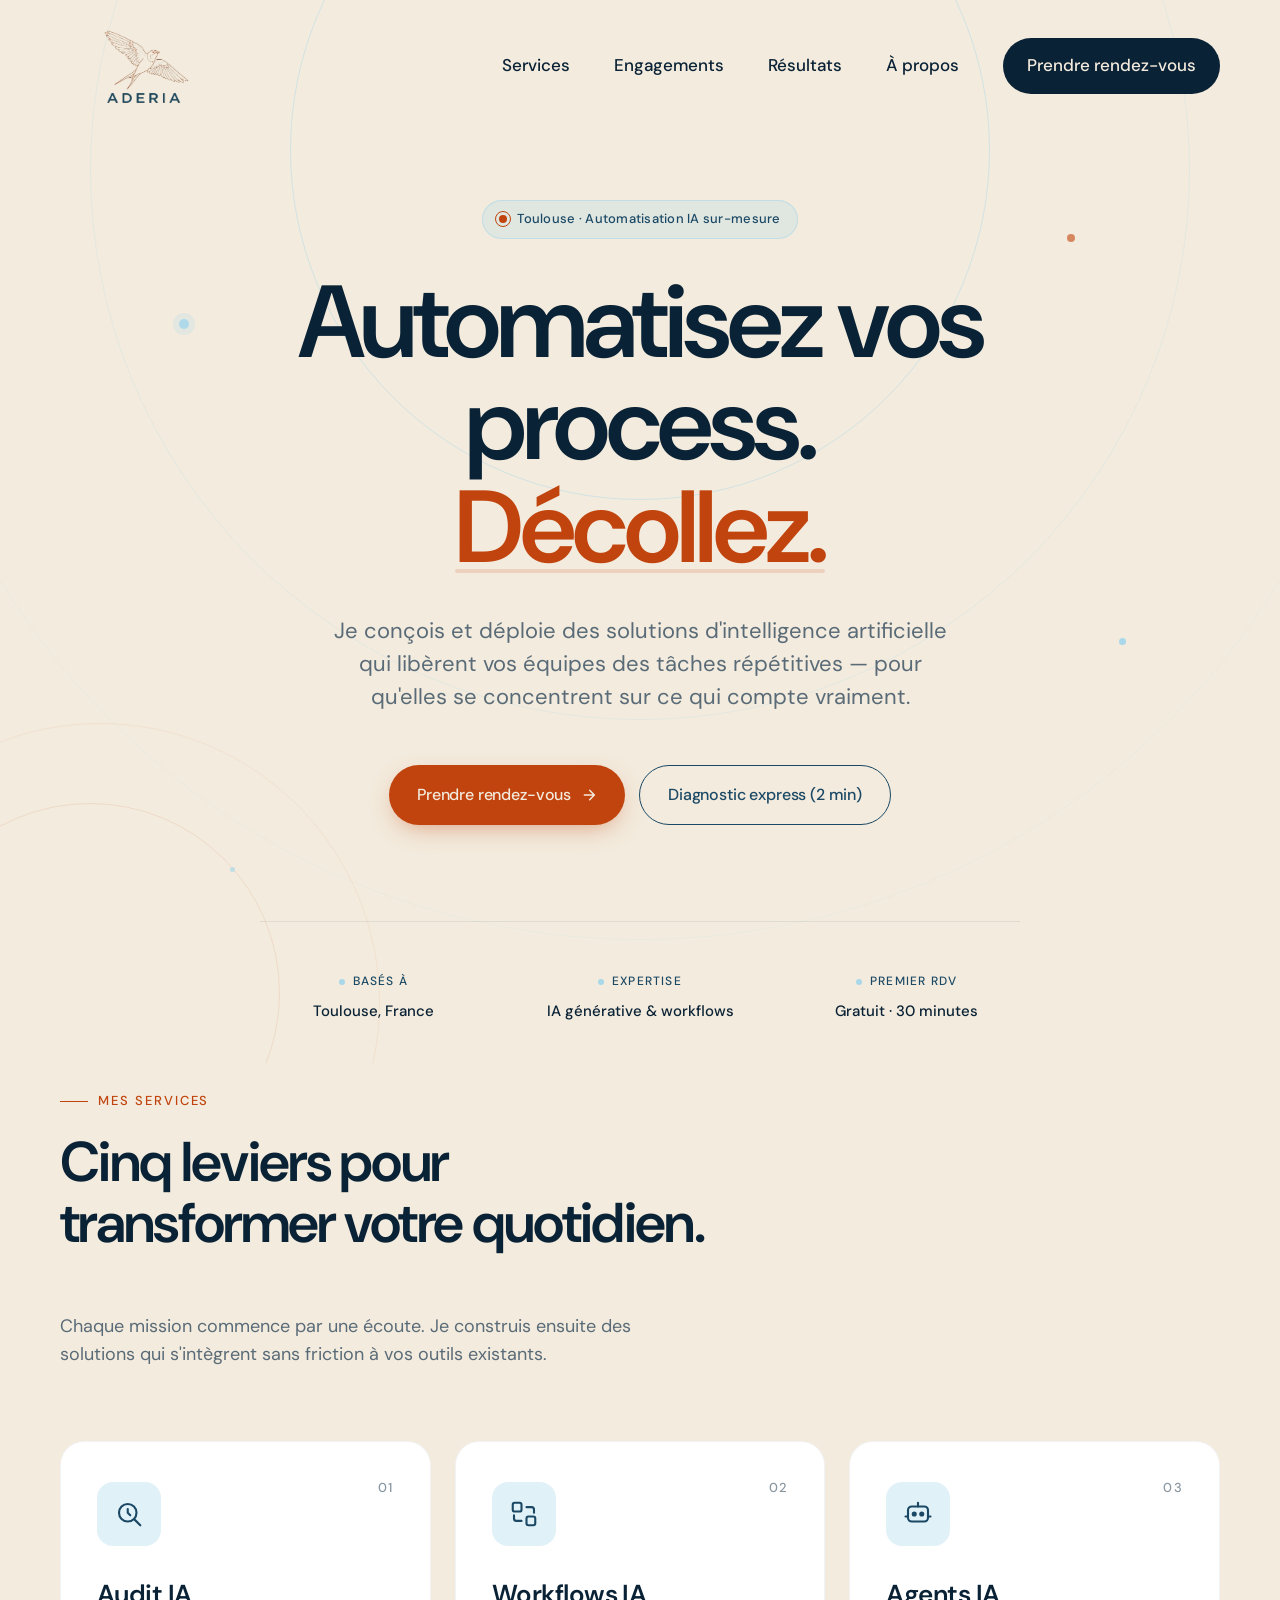
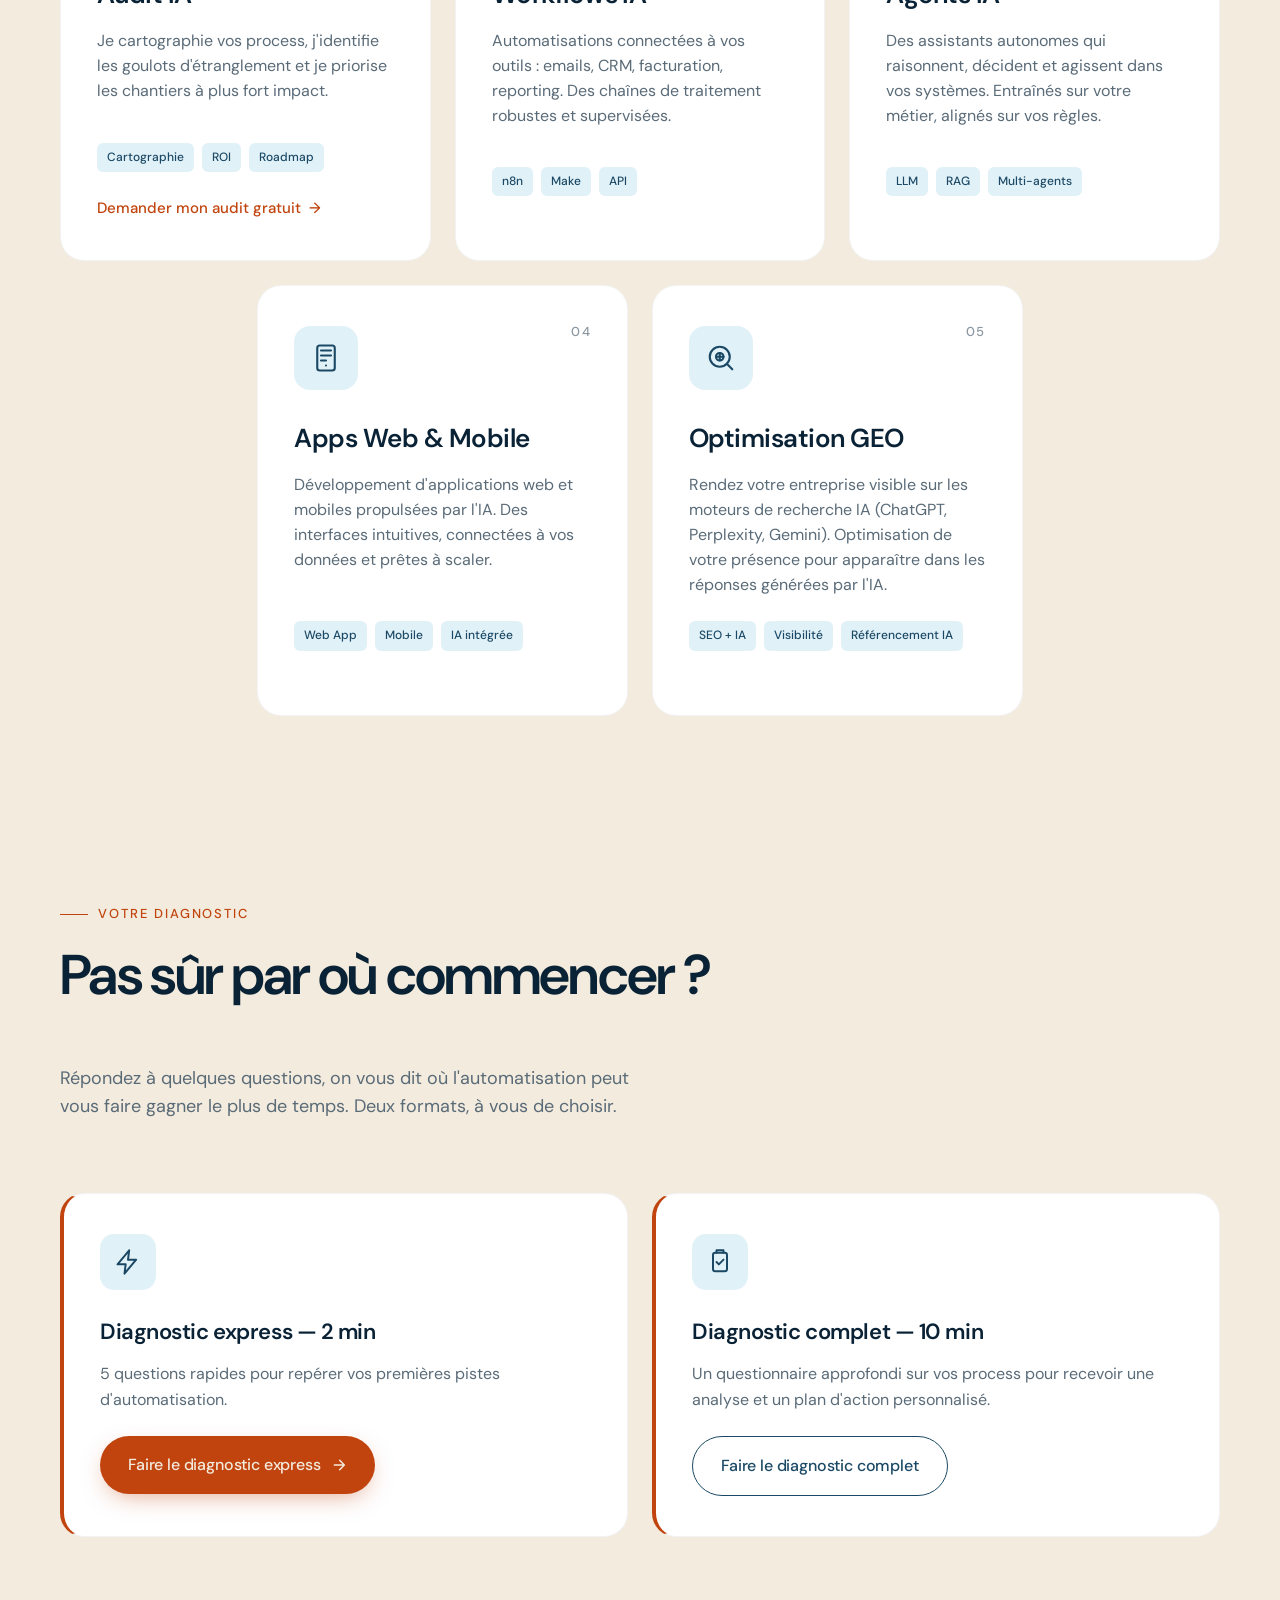
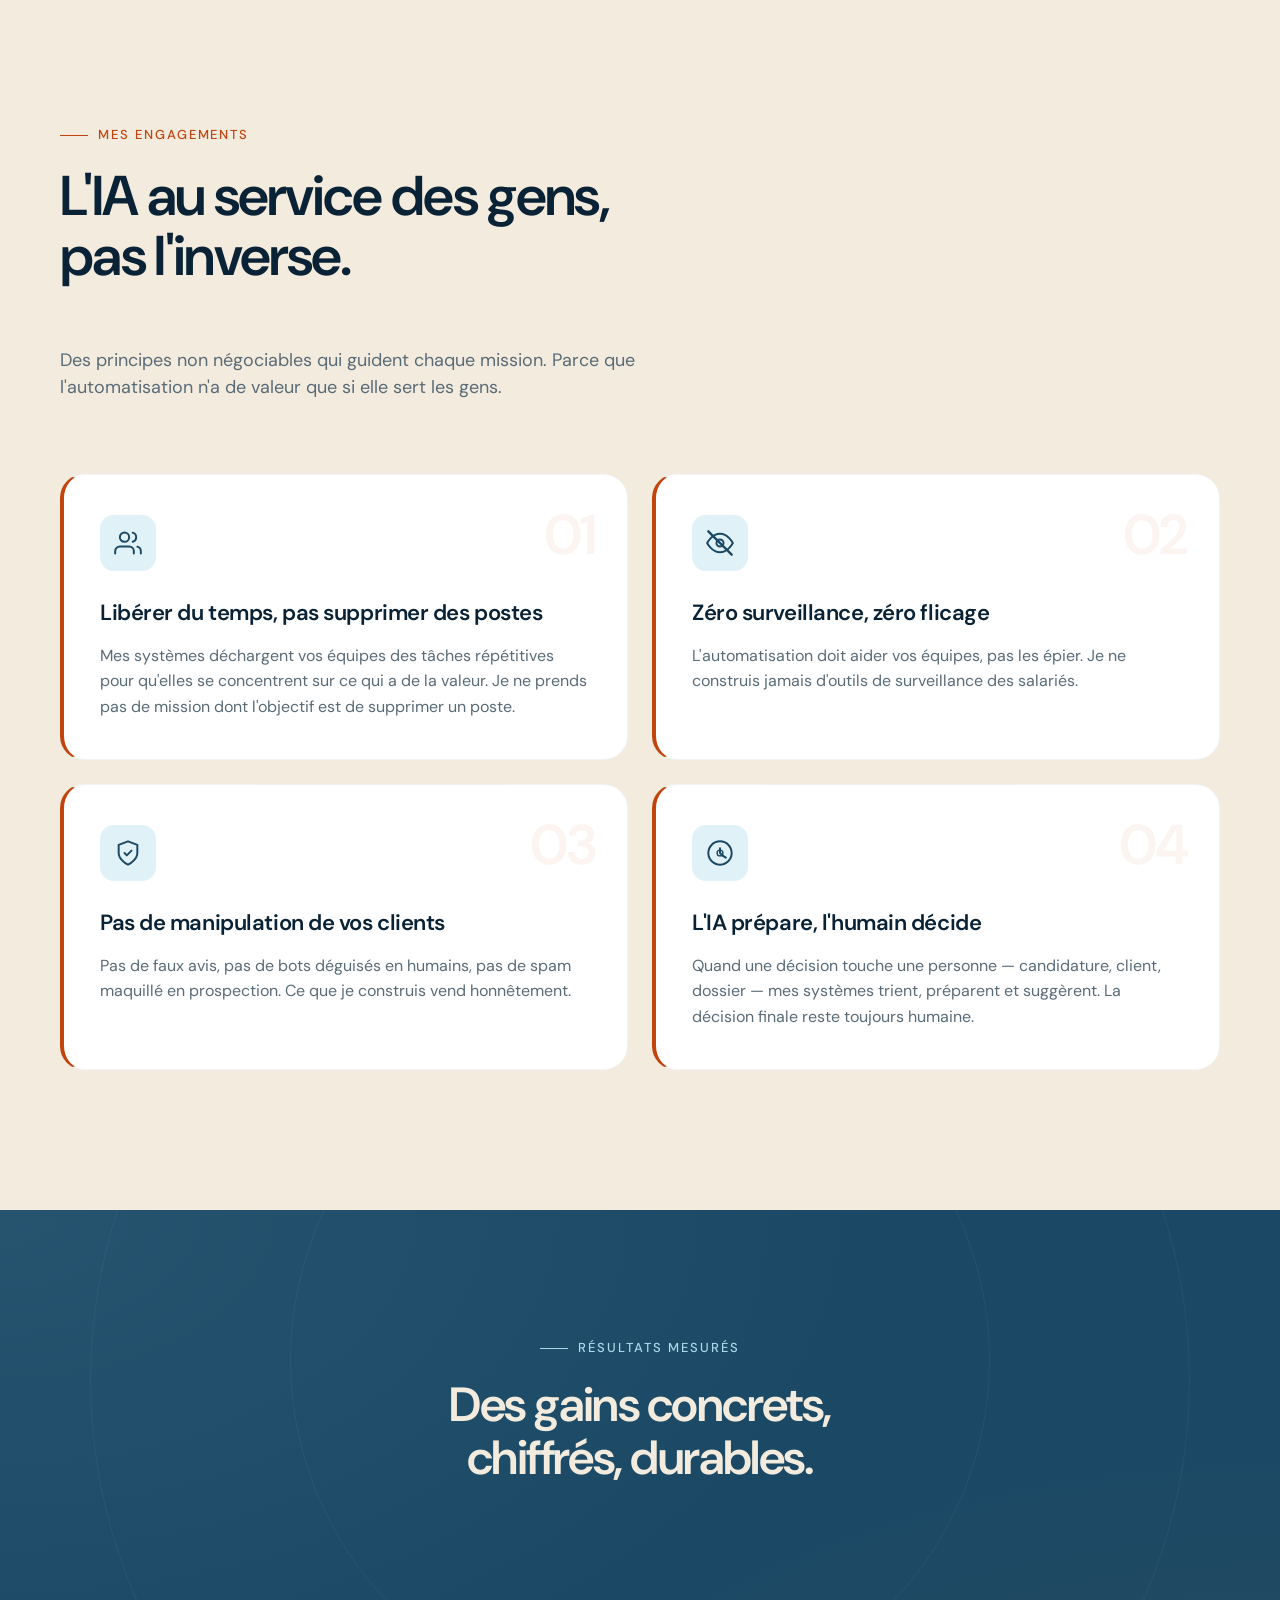
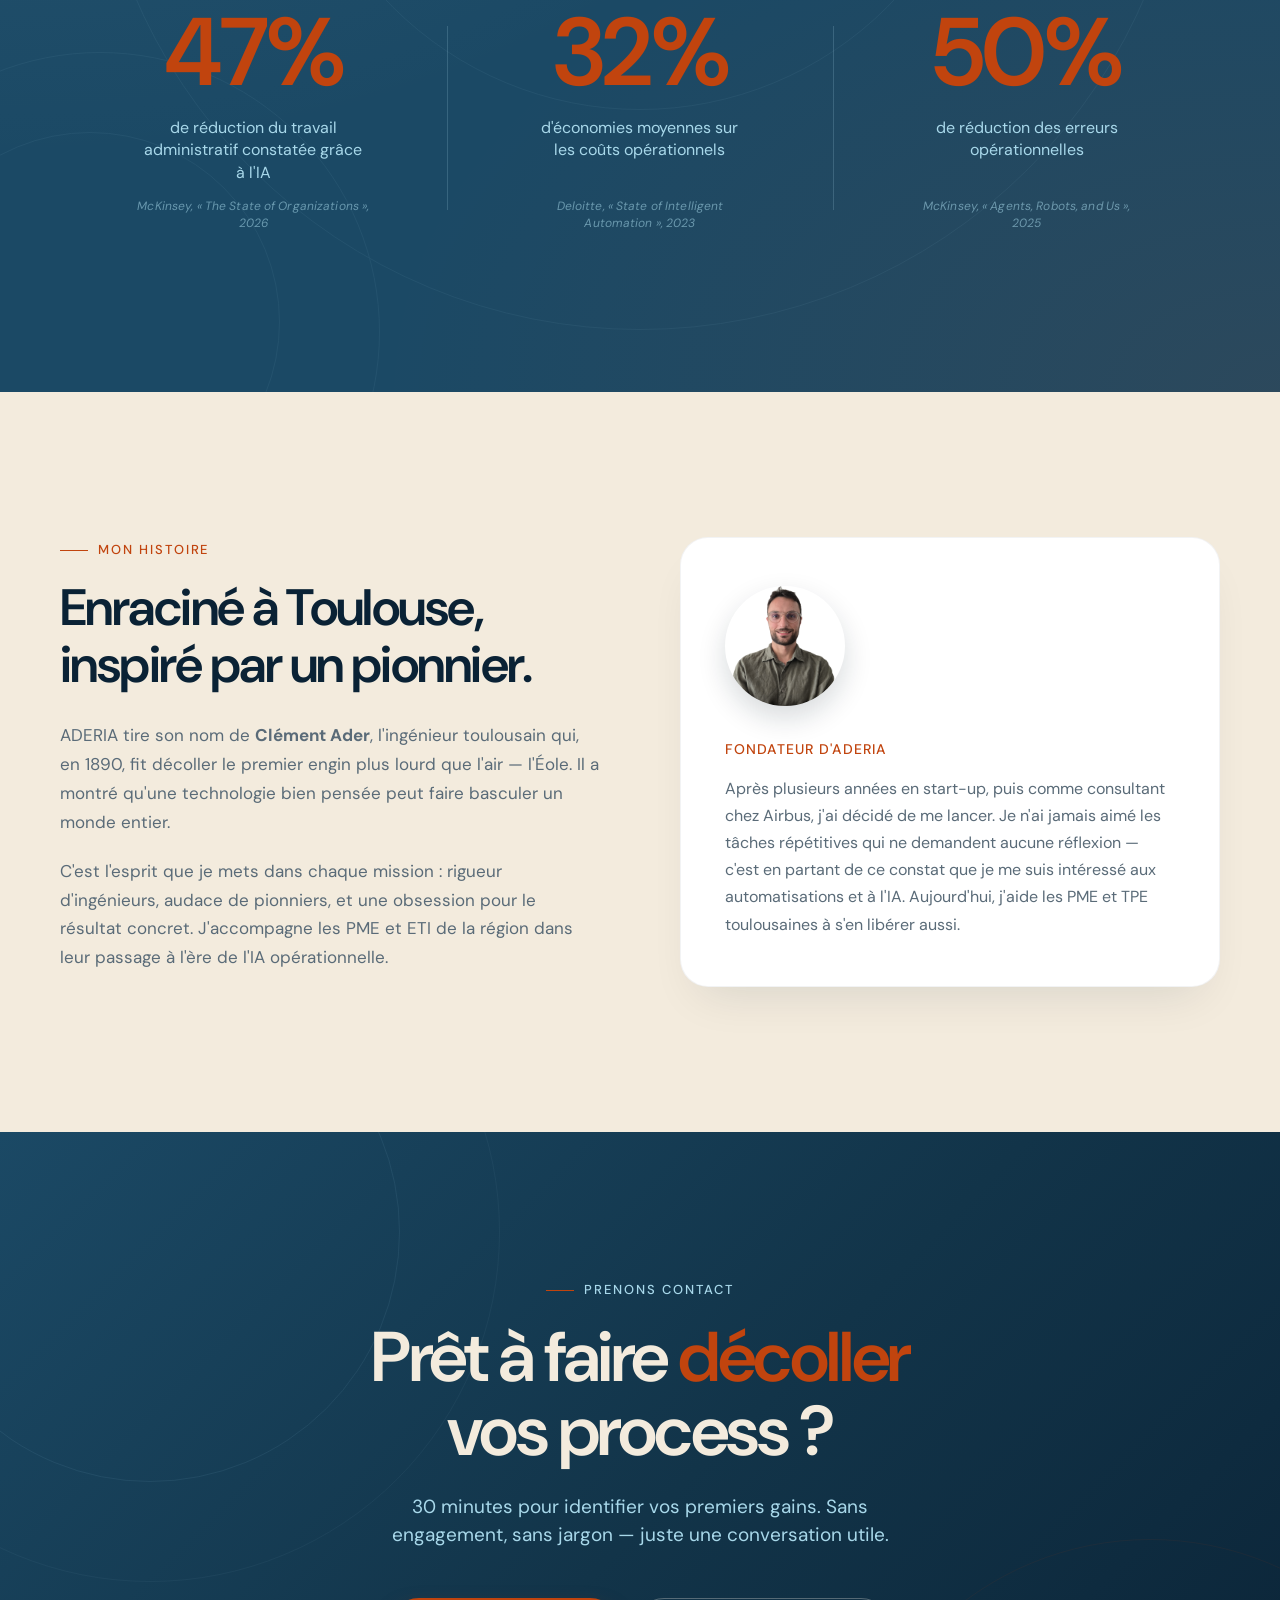
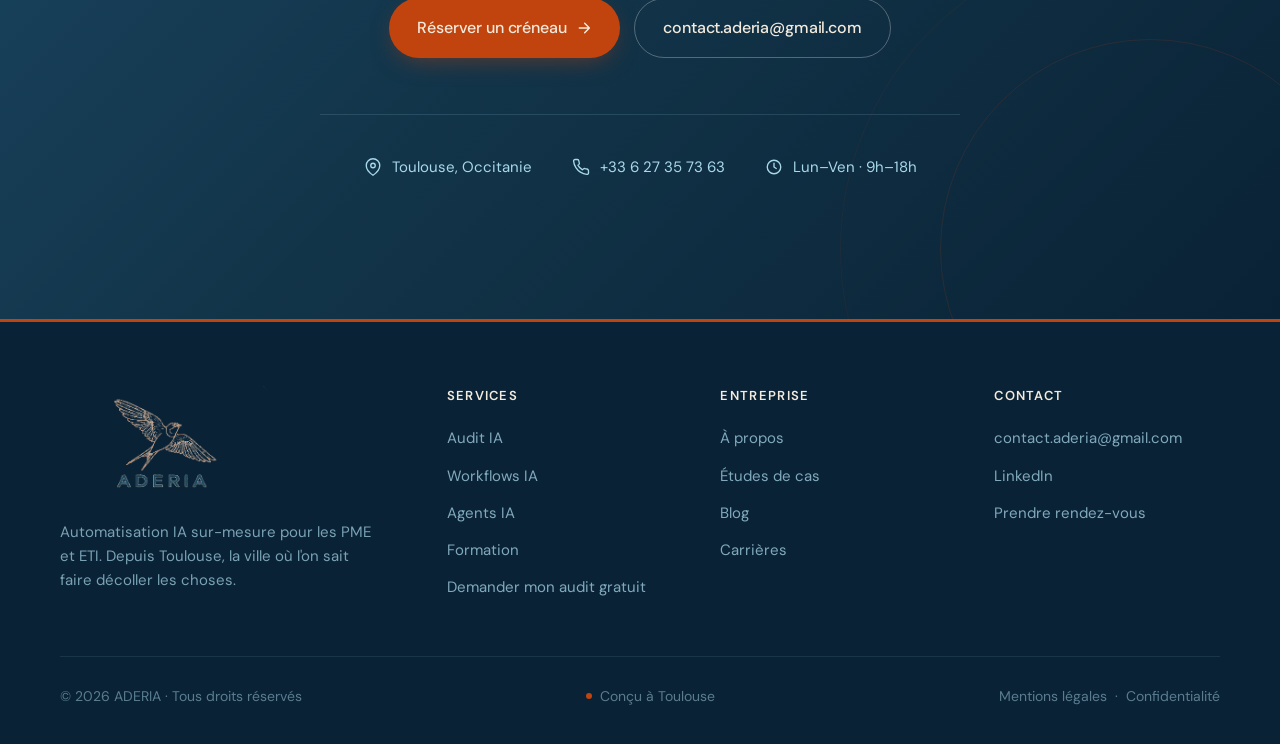
<file: index (9).html>
<!DOCTYPE html>
<html lang="fr"><head><meta http-equiv="Content-Type" content="text/html; charset=UTF-8">

<meta name="viewport" content="width=device-width, initial-scale=1.0">
<title>ADERIA — Automatisation IA à Toulouse</title>
<link rel="preconnect" href="https://fonts.googleapis.com/">
<link rel="preconnect" href="https://fonts.gstatic.com/" crossorigin="">
<link rel="stylesheet" href="https://fonts.googleapis.com/css2?family=DM+Sans:wght@400;500;600;700;800&display=swap">
<!-- Calendly widget -->
<link href="https://assets.calendly.com/assets/external/widget.css" rel="stylesheet">
<script src="https://assets.calendly.com/assets/external/widget.js" async=""></script>
<!-- Tally popup widget -->
<script src="https://tally.so/widgets/embed.js"></script><style>@keyframes _spin_evhv6_1{0%{transform:rotate(0)}to{transform:rotate(360deg)}}@keyframes _wave_evhv6_1{0%{transform:rotate(0)}50%{transform:rotate(20deg)}to{transform:rotate(0)}}@keyframes _heartBeat_evhv6_1{0%{transform:scale(1)}50%{transform:scale(1.08)}to{transform:scale(1)}}@keyframes _flash_evhv6_1{0%,50%,to{opacity:1}25%,75%{opacity:.2}}@keyframes _bounce_evhv6_1{0%,20%,53%,to{transform:translate(0,0)}40%,43%{transform:translateY(-30px)scaleY(1.1)}70%{transform:translateY(-15px)scaleY(1.05)}80%{transform:translate(0,0)scaleY(.95)}90%{transform:translateY(-4px)scaleY(1.02)}}@keyframes _rubberBand_evhv6_1{0%{transform:scale(1)}30%{transform:scale(1.25,.75)}40%{transform:scale(.75,1.25)}50%{transform:scale(1.15,.85)}65%{transform:scale(.95,1.05)}75%{transform:scale(1.05,.95)}to{transform:scale(1)}}@keyframes _headShake_evhv6_1{0%{transform:translate(0)}6.5%{transform:translate(-6px)rotateY(-9deg)}18.5%{transform:translate(5px)rotateY(7deg)}31.5%{transform:translate(-3px)rotateY(-5deg)}43.5%{transform:translate(2px)rotateY(3deg)}50%{transform:translate(0)}}@keyframes _tada_evhv6_1{0%{transform:scale(1)}10%,20%{transform:scale3d(.9,.9,.9)rotate(-3deg)}30%,50%,70%,90%{transform:scale3d(1.1,1.1,1.1)rotate(3deg)}40%,60%,80%{transform:scale3d(1.1,1.1,1.1)rotate(-3deg)}to{transform:scale(1)}}._overlay_evhv6_157{z-index:1000000006;background-color:#0f0f0f99;justify-content:center;align-items:center;display:flex;position:fixed;inset:0}._layoutDefault_evhv6_170{z-index:2147483000;opacity:0;background-color:#0000;border-radius:5px;width:auto;max-width:95vw;height:auto;display:flex;position:fixed;bottom:20px;right:20px;box-shadow:0 0 0 1px #0f0f0f0d,0 3px 6px #0f0f0f1a,0 9px 24px #0f0f0f33}._layoutModal_evhv6_186{z-index:2147483000;opacity:0;background-color:#0000;border-radius:5px;width:700px;max-width:95vw;height:auto;display:flex;position:relative;box-shadow:0 0 0 1px #0f0f0f0d,0 3px 6px #0f0f0f1a,0 9px 24px #0f0f0f33}._popupContainer_evhv6_200{border-radius:5px;width:100%;display:flex;overflow-y:auto}._popupContainer_evhv6_200 iframe{border-radius:5px;max-height:95vh}._loadingIndicator_evhv6_212{z-index:2147483000;color:#444;background-color:#f5f5f5;border-radius:50%;justify-content:center;align-items:center;width:50px;height:50px;display:inline-flex;position:absolute}._loadingIndicatorNoOverlay_evhv6_225{position:fixed;bottom:10px;right:10px}._loadingIndicator_evhv6_212 svg{width:20px;height:20px;animation:1.618s linear infinite _spin_evhv6_1}._emoji_evhv6_237{font-size:42px;line-height:1;display:inline-block;position:absolute;top:-21px;left:-21px}._animate__wave_evhv6_246{animation:1s ease-in-out 20 _wave_evhv6_1}._animate__heart-beat_evhv6_250{animation:1.3s ease-in-out 20 _heartBeat_evhv6_1}._animate__flash_evhv6_254{animation:2.5s 20 _flash_evhv6_1}._animate__bounce_evhv6_258{transform-origin:bottom;animation:1.5s 20 _bounce_evhv6_1}._animate__rubber-band_evhv6_263{animation:1.5s 20 _rubberBand_evhv6_1}._animate__head-shake_evhv6_267{animation:1.5s ease-in-out 20 _headShake_evhv6_1}._animate__tada_evhv6_271{animation:1.5s 20 _tada_evhv6_1}._animate__spin_evhv6_275{animation:1.618s linear 20 _spin_evhv6_1}@media (height<=1000px){._popupContainer_evhv6_200 iframe{max-height:85vh}}@media (width<=576px){._popupContainer_evhv6_200 iframe{max-height:70vh}._layoutDefault_evhv6_170,._layoutModal_evhv6_186{max-width:calc(100% - 40px)}}
/*$vite$:1*/</style>
<style>
  :root {
    --cream: #F3EBDD;
    --cream-warm: #EFE4D4;
    --terracotta: #C1440E;
    --terracotta-dark: #A03808;
    --navy: #1B4965;
    --navy-deep: #123449;
    --navy-black: #0A2235;
    --sky: #A8D8EA;
    --ink: #0A2235;
    --slate: #5A6B78;
    --muted: #8A96A0;
    --line: rgba(10, 34, 53, 0.08);
  }

  * { box-sizing: border-box; margin: 0; padding: 0; }

  html { scroll-behavior: smooth; }

  body {
    font-family: 'DM Sans', sans-serif;
    background: var(--cream);
    color: var(--ink);
    font-size: 17px;
    line-height: 1.6;
    -webkit-font-smoothing: antialiased;
    -moz-osx-font-smoothing: grayscale;
    overflow-x: hidden;
  }

  .container {
    max-width: 1240px;
    margin: 0 auto;
    padding: 0 40px;
  }

  /* ===== NAV ===== */
  .nav {
    position: fixed;
    top: 0; left: 0; right: 0;
    z-index: 100;
    padding: 20px 0;
    transition: all 0.3s ease;
    background: rgba(243, 235, 221, 0);
    backdrop-filter: blur(0px);
  }
  .nav.scrolled {
    background: rgba(243, 235, 221, 0.85);
    backdrop-filter: blur(16px);
    padding: 14px 0;
    border-bottom: 1px solid var(--line);
  }
  .nav-inner {
    display: flex;
    align-items: center;
    justify-content: space-between;
    gap: 24px;
  }
  .nav-links { }
  .logo {
    display: inline-flex;
    align-items: center;
    text-decoration: none;
    line-height: 0;
  }
  .logo img {
    height: 92px;
    width: auto;
    display: block;
    transition: transform 0.3s ease;
  }
  .logo:hover img { transform: translateY(-1px); }
  .nav.scrolled .logo img { height: 72px; }
  .footer-brand .logo img {
    height: 112px;
  }
  .nav-links {
    display: flex;
    gap: 44px;
    align-items: center;
  }
  .nav-links a {
    color: var(--ink);
    text-decoration: none;
    font-size: 17px;
    font-weight: 500;
    transition: color 0.2s;
  }
  .nav-links a:hover { color: var(--terracotta); }
  .nav-cta {
    padding: 14px 24px;
    background: var(--ink);
    color: var(--cream) !important;
    border-radius: 100px;
    font-size: 16px;
    transition: all 0.2s;
  }
  .nav-cta:hover {
    background: var(--terracotta) !important;
    transform: translateY(-1px);
  }

  /* ===== BUTTONS ===== */
  .btn {
    display: inline-flex;
    align-items: center;
    gap: 10px;
    padding: 16px 28px;
    border-radius: 100px;
    font-family: inherit;
    font-size: 16px;
    font-weight: 500;
    text-decoration: none;
    cursor: pointer;
    border: none;
    transition: all 0.25s cubic-bezier(0.4, 0, 0.2, 1);
    letter-spacing: -0.01em;
  }
  .btn-primary {
    background: var(--terracotta);
    color: var(--cream);
    box-shadow: 0 8px 24px -8px rgba(193, 68, 14, 0.5);
  }
  .btn-primary:hover {
    background: var(--terracotta-dark);
    transform: translateY(-2px);
    box-shadow: 0 12px 28px -8px rgba(193, 68, 14, 0.55);
  }
  .btn-outline {
    background: transparent;
    color: var(--navy);
    border: 1.5px solid var(--navy);
  }
  .btn-outline:hover {
    background: var(--navy);
    color: var(--cream);
    transform: translateY(-2px);
  }
  .btn .arrow {
    transition: transform 0.25s;
  }
  .btn:hover .arrow { transform: translateX(3px); }

  /* ===== HERO ===== */
  .hero {
    position: relative;
    padding: 200px 0 40px;
    overflow: hidden;
  }
  .hero-bg {
    position: absolute;
    inset: 0;
    pointer-events: none;
    overflow: hidden;
  }
  .circle {
    position: absolute;
    border-radius: 50%;
    border: 1px solid var(--navy);
    opacity: 0.08;
  }
  .circle.c1 { width: 700px; height: 700px; top: -200px; right: 50%; transform: translateX(50%); border-color: var(--sky); opacity: 0.45; }
  .circle.c2 { width: 1100px; height: 1100px; top: -380px; right: 50%; transform: translateX(50%); border-color: var(--sky); opacity: 0.22; }
  .circle.c3 { width: 1500px; height: 1500px; top: -560px; right: 50%; transform: translateX(50%); border-color: var(--sky); opacity: 0.12; }
  .circle.c4 { width: 380px; height: 380px; bottom: -120px; left: -100px; border-color: var(--terracotta); opacity: 0.1; }
  .circle.c5 { width: 560px; height: 560px; bottom: -220px; left: -180px; border-color: var(--terracotta); opacity: 0.06; }

  .dot {
    position: absolute;
    width: 8px; height: 8px;
    border-radius: 50%;
    background: var(--terracotta);
  }
  .dot.d1 { top: 22%; right: 16%; opacity: 0.6; }
  .dot.d2 { top: 30%; left: 14%; background: var(--sky); opacity: 0.9; width: 10px; height: 10px; box-shadow: 0 0 0 6px rgba(168, 216, 234, 0.25); }
  .dot.d3 { top: 60%; right: 12%; background: var(--sky); opacity: 1; width: 7px; height: 7px; }
  .dot.d4 { bottom: 18%; left: 18%; background: var(--sky); opacity: 0.7; width: 5px; height: 5px; }

  .hero-inner {
    position: relative;
    max-width: 980px;
    margin: 0 auto;
    text-align: center;
  }
  .hero-tag {
    display: inline-flex;
    align-items: center;
    gap: 10px;
    padding: 8px 16px;
    background: rgba(168, 216, 234, 0.25);
    border: 1px solid rgba(168, 216, 234, 0.55);
    border-radius: 100px;
    font-size: 13px;
    font-weight: 500;
    color: var(--navy);
    margin-bottom: 32px;
    letter-spacing: 0.02em;
  }
  .hero-tag .pulse {
    width: 8px; height: 8px;
    border-radius: 50%;
    background: var(--terracotta);
    position: relative;
  }
  .hero-tag .pulse::after {
    content: '';
    position: absolute;
    inset: -4px;
    border-radius: 50%;
    border: 1.5px solid var(--terracotta);
    animation: pulse 2s ease-out infinite;
  }
  @keyframes pulse {
    0% { transform: scale(0.8); opacity: 1; }
    100% { transform: scale(1.8); opacity: 0; }
  }

  .hero h1 {
    font-size: clamp(56px, 8vw, 116px);
    font-weight: 600;
    line-height: 1.0;
    letter-spacing: -0.04em;
    margin-bottom: 36px;
    color: var(--ink);
    text-wrap: balance;
  }
  .hero h1 .accent {
    color: var(--terracotta);
    display: inline-block;
    position: relative;
  }
  .hero h1 .accent::after {
    content: '';
    position: absolute;
    bottom: 0.05em;
    left: 0; right: 0;
    height: 4px;
    background: var(--terracotta);
    opacity: 0.15;
    border-radius: 4px;
  }
  .hero-sub {
    font-size: 22px;
    line-height: 1.5;
    color: var(--slate);
    max-width: 640px;
    margin: 0 auto 52px;
    font-weight: 400;
    text-wrap: pretty;
  }
  .hero-cta {
    display: flex;
    gap: 14px;
    flex-wrap: wrap;
    justify-content: center;
  }
  .hero-meta {
    display: flex;
    gap: 40px;
    margin: 96px auto 0;
    padding-top: 44px;
    border-top: 1px solid var(--line);
    max-width: 760px;
    justify-content: center;
  }
  .hero-meta-item {
    flex: 1;
    text-align: center;
  }
  .hero-meta-label {
    font-size: 12px;
    font-weight: 500;
    color: var(--navy);
    text-transform: uppercase;
    letter-spacing: 0.1em;
    margin-bottom: 8px;
    display: inline-flex;
    align-items: center;
    gap: 8px;
    justify-content: center;
  }
  .hero-meta-label::before {
    content: '';
    width: 6px; height: 6px;
    border-radius: 50%;
    background: var(--sky);
  }
  .hero-meta-val {
    font-size: 15px;
    font-weight: 500;
    color: var(--ink);
  }

  /* ===== SECTION HEADINGS ===== */
  .section {
    padding: 140px 0;
    position: relative;
  }
  .eyebrow {
    display: inline-flex;
    align-items: center;
    gap: 10px;
    font-size: 13px;
    font-weight: 500;
    color: var(--terracotta);
    text-transform: uppercase;
    letter-spacing: 0.15em;
    margin-bottom: 20px;
  }
  .eyebrow::before {
    content: '';
    width: 28px; height: 1px;
    background: var(--terracotta);
  }
  .section-title {
    font-size: clamp(36px, 4.5vw, 56px);
    font-weight: 600;
    line-height: 1.08;
    letter-spacing: -0.03em;
    margin-bottom: 20px;
    color: var(--ink);
    max-width: 760px;
    text-wrap: balance;
  }
  .section-sub {
    font-size: 18px;
    color: var(--slate);
    max-width: 580px;
    line-height: 1.55;
  }
  .section-head {
    display: flex;
    justify-content: space-between;
    align-items: flex-end;
    margin-bottom: 72px;
    gap: 40px;
    flex-wrap: wrap;
  }

  /* ===== SERVICES ===== */
  .services-grid {
    display: flex;
    flex-wrap: wrap;
    gap: 24px;
    justify-content: center;
  }
  .service-card {
    width: calc(33.333% - 16px);
    flex-shrink: 0;
    background: #FFFFFF;
    border-radius: 24px;
    padding: 40px 36px;
    border: 1px solid rgba(10, 34, 53, 0.05);
    transition: all 0.35s cubic-bezier(0.4, 0, 0.2, 1);
    position: relative;
    overflow: hidden;
    display: flex;
    flex-direction: column;
    min-height: 420px;
  }
  .service-card:hover {
    transform: translateY(-6px);
    border-color: rgba(193, 68, 14, 0.2);
    box-shadow: 0 24px 48px -20px rgba(10, 34, 53, 0.12);
  }
  .service-card::before {
    content: '';
    position: absolute;
    top: 0; right: 0;
    width: 160px; height: 160px;
    background: radial-gradient(circle at top right, rgba(193, 68, 14, 0.06), transparent 70%);
    opacity: 0;
    transition: opacity 0.35s;
  }
  .service-card:hover::before { opacity: 1; }

  .service-icon {
    width: 64px; height: 64px;
    border-radius: 16px;
    background: rgba(168, 216, 234, 0.35);
    display: grid;
    place-items: center;
    margin-bottom: 28px;
    color: var(--navy);
    transition: all 0.35s;
  }
  .service-card:hover .service-icon {
    background: var(--terracotta);
    color: var(--cream);
    transform: rotate(-4deg) scale(1.05);
  }
  .service-icon svg { width: 30px; height: 30px; }

  .service-num {
    position: absolute;
    top: 36px; right: 36px;
    font-size: 13px;
    font-weight: 500;
    color: var(--muted);
    letter-spacing: 0.1em;
  }
  .service-title {
    font-size: 26px;
    font-weight: 600;
    letter-spacing: -0.02em;
    margin-bottom: 14px;
    color: var(--ink);
  }
  .service-desc {
    color: var(--slate);
    font-size: 16px;
    line-height: 1.55;
    margin-bottom: 24px;
    flex: 1;
  }
  .service-tags {
    display: flex;
    gap: 8px;
    flex-wrap: wrap;
    margin-bottom: 24px;
  }
  .service-tag {
    font-size: 12px;
    padding: 5px 10px;
    background: rgba(168, 216, 234, 0.35);
    color: var(--navy);
    border-radius: 6px;
    font-weight: 500;
  }
  .service-link {
    color: var(--terracotta);
    text-decoration: none;
    font-weight: 500;
    font-size: 15px;
    display: inline-flex;
    align-items: center;
    gap: 8px;
    transition: gap 0.25s;
    align-self: flex-start;
  }
  .service-link:hover { gap: 12px; }

  /* ===== ENGAGEMENTS ===== */
  .engagements-grid {
    display: grid;
    grid-template-columns: repeat(2, 1fr);
    gap: 24px;
  }
  .engagement-card {
    background: #FFFFFF;
    border-radius: 24px;
    padding: 40px 36px;
    border-left: 4px solid var(--terracotta);
    border-top: 1px solid rgba(10, 34, 53, 0.05);
    border-right: 1px solid rgba(10, 34, 53, 0.05);
    border-bottom: 1px solid rgba(10, 34, 53, 0.05);
    transition: all 0.35s cubic-bezier(0.4, 0, 0.2, 1);
    position: relative;
    overflow: hidden;
  }
  .engagement-card:hover {
    transform: translateY(-4px);
    border-color: rgba(193, 68, 14, 0.2);
    border-left-color: var(--terracotta);
    box-shadow: 0 20px 48px -16px rgba(10, 34, 53, 0.12);
  }
  .engagement-card::before {
    content: '';
    position: absolute;
    top: 0; right: 0;
    width: 140px; height: 140px;
    background: radial-gradient(circle at top right, rgba(193, 68, 14, 0.04), transparent 70%);
    opacity: 0;
    transition: opacity 0.35s;
  }
  .engagement-card:hover::before { opacity: 1; }
  .engagement-num {
    position: absolute;
    top: 32px; right: 32px;
    font-size: 56px;
    font-weight: 600;
    color: rgba(193, 68, 14, 0.06);
    line-height: 1;
    letter-spacing: -0.04em;
  }
  .engagement-icon {
    width: 56px; height: 56px;
    border-radius: 14px;
    background: rgba(168, 216, 234, 0.35);
    display: grid;
    place-items: center;
    margin-bottom: 24px;
    color: var(--navy);
    transition: all 0.35s;
  }
  .engagement-card:hover .engagement-icon {
    background: var(--terracotta);
    color: var(--cream);
    transform: rotate(-4deg) scale(1.05);
  }
  .engagement-icon svg { width: 28px; height: 28px; }
  .engagement-title {
    font-size: 22px;
    font-weight: 600;
    letter-spacing: -0.02em;
    margin-bottom: 12px;
    color: var(--ink);
  }
  .engagement-desc {
    color: var(--slate);
    font-size: 16px;
    line-height: 1.6;
  }

  /* ===== STATS ===== */
  .stats {
    background: var(--navy);
    color: var(--cream);
    padding: 120px 0;
    position: relative;
    overflow: hidden;
  }
  .stats::before {
    content: '';
    position: absolute;
    inset: 0;
    background:
      radial-gradient(ellipse at top left, rgba(168, 216, 234, 0.08), transparent 50%),
      radial-gradient(ellipse at bottom right, rgba(193, 68, 14, 0.1), transparent 50%);
    pointer-events: none;
  }
  .stats-circles {
    position: absolute;
    inset: 0;
    pointer-events: none;
    opacity: 0.06;
  }
  .stats-circles .circle {
    border-color: var(--sky);
    opacity: 1;
  }
  .stats-head {
    text-align: center;
    margin-bottom: 80px;
    position: relative;
  }
  .stats .eyebrow { color: var(--sky); }
  .stats .eyebrow::before { background: var(--sky); }
  .stats-title {
    font-size: clamp(32px, 4vw, 48px);
    font-weight: 600;
    letter-spacing: -0.03em;
    line-height: 1.1;
    max-width: 640px;
    margin: 0 auto;
    text-wrap: balance;
  }
  .stats-grid {
    display: grid;
    grid-template-columns: repeat(3, 1fr);
    gap: 0;
    position: relative;
  }
  .stat {
    padding: 40px 32px;
    text-align: center;
    position: relative;
    display: flex;
    flex-direction: column;
    align-items: center;
  }
  .stat + .stat::before {
    content: '';
    position: absolute;
    left: 0; top: 20%; bottom: 20%;
    width: 1px;
    background: rgba(168, 216, 234, 0.2);
  }
  .stat-num {
    font-size: clamp(64px, 8vw, 96px);
    font-weight: 600;
    color: var(--terracotta);
    letter-spacing: -0.04em;
    line-height: 1;
    margin-bottom: 16px;
    font-variant-numeric: tabular-nums;
  }
  .stat-label {
    font-size: 16px;
    color: var(--sky);
    font-weight: 400;
    line-height: 1.4;
    max-width: 220px;
    margin: 0 auto 14px;
  }
  .stat-source {
    font-size: 12px;
    color: rgba(168, 216, 234, 0.55);
    font-style: italic;
    line-height: 1.4;
    max-width: 240px;
    margin: auto auto 0;
    letter-spacing: 0.01em;
  }

  /* ===== ABOUT ===== */
  .about-grid {
    display: grid;
    grid-template-columns: 1fr 1fr;
    gap: 80px;
    align-items: center;
  }
  .about-text h2 {
    font-size: clamp(36px, 4vw, 52px);
    font-weight: 600;
    line-height: 1.1;
    letter-spacing: -0.03em;
    margin-bottom: 28px;
    text-wrap: balance;
  }
  .about-text p {
    color: var(--slate);
    font-size: 17px;
    line-height: 1.7;
    margin-bottom: 20px;
  }
  /* ===== FOUNDER ===== */
  .founder-card {
    background: #FFFFFF;
    border-radius: 28px;
    padding: 48px 44px;
    border: 1px solid rgba(10, 34, 53, 0.05);
    box-shadow: 0 24px 48px -20px rgba(10, 34, 53, 0.12);
  }
  .founder-photo {
    width: 120px;
    height: 120px;
    border-radius: 50%;
    object-fit: cover;
    flex-shrink: 0;
    box-shadow: 0 12px 28px rgba(11, 30, 46, 0.16);
    margin-bottom: 24px;
  }
  .founder-role {
    font-size: 14px;
    font-weight: 500;
    color: var(--terracotta);
    text-transform: uppercase;
    letter-spacing: 0.08em;
    margin-bottom: 14px;
  }
  .founder-bio {
    font-size: 16px;
    line-height: 1.7;
    color: var(--slate);
  }

  /* ===== CONTACT ===== */
  .contact {
    background: linear-gradient(135deg, var(--navy) 0%, var(--navy-deep) 50%, var(--navy-black) 100%);
    color: var(--cream);
    padding: 140px 0;
    text-align: center;
    position: relative;
    overflow: hidden;
  }
  .contact-circles {
    position: absolute;
    inset: 0;
    pointer-events: none;
  }
  .contact-circles .circle {
    border-color: var(--sky);
    opacity: 0.08;
  }
  .contact-circles .c-a { width: 500px; height: 500px; top: -150px; left: -100px; }
  .contact-circles .c-b { width: 700px; height: 700px; top: -250px; left: -200px; opacity: 0.05; }
  .contact-circles .c-c { width: 420px; height: 420px; bottom: -140px; right: -80px; border-color: var(--terracotta); opacity: 0.15; }
  .contact-circles .c-d { width: 620px; height: 620px; bottom: -240px; right: -180px; border-color: var(--terracotta); opacity: 0.08; }

  .contact-inner { position: relative; max-width: 720px; margin: 0 auto; }
  .contact h2 {
    font-size: clamp(40px, 5.5vw, 72px);
    font-weight: 600;
    line-height: 1.05;
    letter-spacing: -0.035em;
    margin-bottom: 24px;
    text-wrap: balance;
  }
  .contact h2 .accent { color: var(--terracotta); }
  .contact p {
    font-size: 19px;
    color: var(--sky);
    margin-bottom: 48px;
    line-height: 1.5;
    max-width: 560px;
    margin-left: auto;
    margin-right: auto;
    text-wrap: pretty;
  }
  .contact-cta {
    display: flex;
    gap: 14px;
    justify-content: center;
    flex-wrap: wrap;
    margin-bottom: 56px;
  }
  .btn-light {
    background: transparent;
    color: var(--cream);
    border: 1.5px solid rgba(245, 237, 227, 0.3);
  }
  .btn-light:hover {
    background: var(--cream);
    color: var(--navy);
    border-color: var(--cream);
    transform: translateY(-2px);
  }
  .contact-info {
    display: flex;
    gap: 40px;
    justify-content: center;
    flex-wrap: wrap;
    padding-top: 40px;
    border-top: 1px solid rgba(168, 216, 234, 0.15);
  }
  .contact-info-item {
    display: flex;
    align-items: center;
    gap: 10px;
    color: var(--sky);
    font-size: 15px;
  }
  .contact-info-item svg { width: 18px; height: 18px; }

  /* ===== FOOTER ===== */
  footer {
    background: var(--navy-black);
    color: var(--sky);
    padding: 64px 0 36px;
    border-top: 3px solid var(--terracotta);
  }
  .footer-top {
    display: grid;
    grid-template-columns: 1.5fr 1fr 1fr 1fr;
    gap: 48px;
    margin-bottom: 56px;
  }
  .footer-brand .logo { margin-bottom: 22px; }
  .footer-brand p {
    color: rgba(168, 216, 234, 0.7);
    font-size: 15px;
    line-height: 1.6;
    max-width: 320px;
  }
  .footer-col h4 {
    font-size: 13px;
    font-weight: 600;
    color: var(--cream);
    text-transform: uppercase;
    letter-spacing: 0.1em;
    margin-bottom: 18px;
  }
  .footer-col ul { list-style: none; display: flex; flex-direction: column; gap: 10px; }
  .footer-col a {
    color: rgba(168, 216, 234, 0.75);
    text-decoration: none;
    font-size: 15px;
    transition: color 0.2s;
  }
  .footer-col a:hover { color: var(--terracotta); }
  .footer-bottom {
    padding-top: 28px;
    border-top: 1px solid rgba(168, 216, 234, 0.1);
    display: flex;
    justify-content: space-between;
    align-items: center;
    flex-wrap: wrap;
    gap: 16px;
    font-size: 14px;
    color: rgba(168, 216, 234, 0.5);
  }
  .footer-toulouse {
    display: flex;
    align-items: center;
    gap: 8px;
  }
  .footer-toulouse .dot-tls {
    width: 6px; height: 6px; border-radius: 50%;
    background: var(--terracotta);
  }

  /* ===== SCROLL REVEAL ===== */
  .reveal {
    opacity: 0;
    transform: translateY(24px);
    transition: opacity 0.8s cubic-bezier(0.4, 0, 0.2, 1), transform 0.8s cubic-bezier(0.4, 0, 0.2, 1);
  }
  .reveal.visible {
    opacity: 1;
    transform: translateY(0);
  }
  .reveal-delay-1 { transition-delay: 0.1s; }
  .reveal-delay-2 { transition-delay: 0.2s; }
  .reveal-delay-3 { transition-delay: 0.3s; }

  /* ===== RESPONSIVE ===== */
  @media (max-width: 900px) {
    .container { padding: 0 24px; }
    .nav-links a:not(.nav-cta) { display: none; }
    .hero { padding: 140px 0 80px; }
    .section { padding: 80px 0; }
    .services-grid { justify-content: center; }
    .service-card { width: calc(50% - 12px); }
    .stats-grid { grid-template-columns: 1fr; }
    .stat + .stat::before {
      left: 20%; right: 20%; top: 0; bottom: auto;
      width: auto; height: 1px;
    }
    .about-grid { grid-template-columns: 1fr; gap: 48px; }
    .hero-meta { flex-direction: column; gap: 20px; }
    .section-head { flex-direction: column; align-items: flex-start; }
  }
  @media (max-width: 600px) {
    .services-grid { flex-direction: column; }
    .service-card { width: 100%; }
    .engagements-grid { grid-template-columns: 1fr; }
  }
</style>
</head>
<body>

<!-- NAV -->
<nav class="nav" id="nav">
  <div class="container nav-inner">
    <a href="#" class="logo" aria-label="ADERIA">
      <img src="logo_aderia.png" alt="ADERIA">
    </a>
    <div class="nav-links">
      <a href="#services">Services</a>
      <a href="#engagements">Engagements</a>
      <a href="#chiffres">Résultats</a>
      <a href="#apropos">À propos</a>
      <a href="#" class="nav-cta" onclick="Calendly.initPopupWidget({url:&#39;https://calendly.com/contact-aderia/30min&#39;});return false;">Prendre rendez-vous</a>
    </div>
  </div>
</nav>

<!-- HERO -->
<section class="hero">
  <div class="hero-bg">
    <div class="circle c3"></div>
    <div class="circle c2"></div>
    <div class="circle c1"></div>
    <div class="circle c4"></div>
    <div class="circle c5"></div>
    <div class="dot d1"></div>
    <div class="dot d2"></div>
    <div class="dot d3"></div>
    <div class="dot d4"></div>
  </div>
  <div class="container hero-inner">
    <div class="hero-tag reveal visible" style="display: inline-flex;">
      <span class="pulse"></span>
      Toulouse · Automatisation IA sur-mesure
    </div>
    <h1 class="reveal reveal-delay-1 visible">
      Automatisez vos process.<br>
      <span class="accent">Décollez.</span>
    </h1>
    <p class="hero-sub reveal reveal-delay-2 visible">
      Je conçois et déploie des solutions d'intelligence artificielle
      qui libèrent vos équipes des tâches répétitives — pour qu'elles se
      concentrent sur ce qui compte vraiment.
    </p>
    <div class="hero-cta reveal reveal-delay-3 visible">
      <a href="#" class="btn btn-primary" onclick="Calendly.initPopupWidget({url:&#39;https://calendly.com/contact-aderia/30min&#39;});return false;">
        Prendre rendez-vous
        <svg class="arrow" width="16" height="16" viewBox="0 0 24 24" fill="none" stroke="currentColor" stroke-width="2.2" stroke-linecap="round" stroke-linejoin="round">
          <path d="M5 12h14M13 5l7 7-7 7"></path>
        </svg>
      </a>
      <a href="#" class="btn btn-outline" onclick="Tally.openPopup(&#39;pbQyAq&#39;,{layout:&#39;modal&#39;,hideTitle:true,overlay:true,emoji:{text:&#39;⚡&#39;,animation:&#39;flash&#39;}});return false;">
        Diagnostic express (2 min)
      </a>
    </div>
    <div class="hero-meta reveal">
      <div class="hero-meta-item">
        <div class="hero-meta-label">Basés à</div>
        <div class="hero-meta-val">Toulouse, France</div>
      </div>
      <div class="hero-meta-item">
        <div class="hero-meta-label">Expertise</div>
        <div class="hero-meta-val">IA générative &amp; workflows</div>
      </div>
      <div class="hero-meta-item">
        <div class="hero-meta-label">Premier rdv</div>
        <div class="hero-meta-val">Gratuit · 30 minutes</div>
      </div>
    </div>
  </div>
</section>

<!-- SERVICES -->
<section class="section" id="services" style="padding-top: 20px;">
  <div class="container">
    <div class="section-head reveal">
      <div>
        <div class="eyebrow">Mes services</div>
        <h2 class="section-title">Cinq leviers pour transformer votre quotidien.</h2>
      </div>
      <p class="section-sub">
        Chaque mission commence par une écoute. Je construis ensuite
        des solutions qui s'intègrent sans friction à vos outils existants.
      </p>
    </div>

    <div class="services-grid">
      <!-- Audit IA -->
      <div class="service-card reveal reveal-delay-1">
        <div class="service-num">01</div>
        <div class="service-icon">
          <svg viewBox="0 0 24 24" fill="none" stroke="currentColor" stroke-width="1.7" stroke-linecap="round" stroke-linejoin="round">
            <circle cx="11" cy="11" r="7"></circle>
            <path d="M21 21l-4.3-4.3"></path>
            <path d="M11 8v3l2 2"></path>
          </svg>
        </div>
        <h3 class="service-title">Audit IA</h3>
        <p class="service-desc">
          Je cartographie vos process, j'identifie les goulots d'étranglement
          et je priorise les chantiers à plus fort impact.
        </p>
        <div class="service-tags">
          <span class="service-tag">Cartographie</span>
          <span class="service-tag">ROI</span>
          <span class="service-tag">Roadmap</span>
        </div>
        <a href="#" class="service-link" onclick="Tally.openPopup(&#39;ODgv0Y&#39;,{layout:&#39;modal&#39;,hideTitle:true,overlay:true,emoji:{text:&#39;👋&#39;,animation:&#39;wave&#39;}});return false;">
          Demander mon audit gratuit
          <span>→</span>
        </a>
      </div>

      <!-- Workflows IA -->
      <div class="service-card reveal reveal-delay-2">
        <div class="service-num">02</div>
        <div class="service-icon">
          <svg viewBox="0 0 24 24" fill="none" stroke="currentColor" stroke-width="1.7" stroke-linecap="round" stroke-linejoin="round">
            <rect x="3" y="3" width="7" height="7" rx="1.5"></rect>
            <rect x="14" y="14" width="7" height="7" rx="1.5"></rect>
            <path d="M14 6.5h4a2 2 0 0 1 2 2V11"></path>
            <path d="M10 17.5H6a2 2 0 0 1-2-2V13"></path>
          </svg>
        </div>
        <h3 class="service-title">Workflows IA</h3>
        <p class="service-desc">
          Automatisations connectées à vos outils : emails, CRM, facturation,
          reporting. Des chaînes de traitement robustes et supervisées.
        </p>
        <div class="service-tags">
          <span class="service-tag">n8n</span>
          <span class="service-tag">Make</span>
          <span class="service-tag">API</span>
        </div>
      </div>

      <!-- Agents IA -->
      <div class="service-card reveal reveal-delay-3">
        <div class="service-num">03</div>
        <div class="service-icon">
          <svg viewBox="0 0 24 24" fill="none" stroke="currentColor" stroke-width="1.7" stroke-linecap="round" stroke-linejoin="round">
            <rect x="4" y="6" width="16" height="12" rx="3"></rect>
            <circle cx="9" cy="12" r="1.2" fill="currentColor"></circle>
            <circle cx="15" cy="12" r="1.2" fill="currentColor"></circle>
            <path d="M12 3v3"></path>
            <path d="M2 14h2M20 14h2"></path>
          </svg>
        </div>
        <h3 class="service-title">Agents IA</h3>
        <p class="service-desc">
          Des assistants autonomes qui raisonnent, décident et agissent
          dans vos systèmes. Entraînés sur votre métier, alignés sur vos règles.
        </p>
        <div class="service-tags">
          <span class="service-tag">LLM</span>
          <span class="service-tag">RAG</span>
          <span class="service-tag">Multi-agents</span>
        </div>
      </div>

      <!-- Apps Web & Mobile -->
      <div class="service-card reveal reveal-delay-3">
        <div class="service-num">04</div>
        <div class="service-icon">
          <svg viewBox="0 0 24 24" fill="none" stroke="currentColor" stroke-width="1.7" stroke-linecap="round" stroke-linejoin="round">
            <rect x="5" y="2" width="14" height="20" rx="2"></rect>
            <path d="M12 18h.01"></path>
            <path d="M8 6h8M8 10h8M8 14h4"></path>
          </svg>
        </div>
        <h3 class="service-title">Apps Web &amp; Mobile</h3>
        <p class="service-desc">
          Développement d'applications web et mobiles propulsées par l'IA.
          Des interfaces intuitives, connectées à vos données et prêtes à scaler.
        </p>
        <div class="service-tags">
          <span class="service-tag">Web App</span>
          <span class="service-tag">Mobile</span>
          <span class="service-tag">IA intégrée</span>
        </div>
      </div>

      <div class="service-card reveal reveal-delay-1">
        <div class="service-num">05</div>
        <div class="service-icon">
          <svg viewBox="0 0 24 24" fill="none" stroke="currentColor" stroke-width="1.7" stroke-linecap="round" stroke-linejoin="round">
            <circle cx="11" cy="11" r="8"></circle>
            <path d="M21 21l-4.35-4.35"></path>
            <circle cx="11" cy="11" r="3"></circle>
            <path d="M11 8v6M8 11h6"></path>
          </svg>
        </div>
        <h3 class="service-title">Optimisation GEO</h3>
        <p class="service-desc">
          Rendez votre entreprise visible sur les moteurs de recherche IA (ChatGPT, Perplexity, Gemini).
          Optimisation de votre présence pour apparaître dans les réponses générées par l'IA.
        </p>
        <div class="service-tags">
          <span class="service-tag">SEO + IA</span>
          <span class="service-tag">Visibilité</span>
          <span class="service-tag">Référencement IA</span>
        </div>
      </div>
    </div>
  </div>
</section>

<!-- DIAGNOSTIC -->
<section class="section" id="diagnostic" style="padding-top: 40px;">
  <div class="container">
    <div class="section-head reveal">
      <div>
        <div class="eyebrow">Votre diagnostic</div>
        <h2 class="section-title">Pas sûr par où commencer ?</h2>
      </div>
      <p class="section-sub">
        Répondez à quelques questions, on vous dit où l'automatisation
        peut vous faire gagner le plus de temps. Deux formats, à vous de choisir.
      </p>
    </div>

    <div class="engagements-grid">
      <div class="engagement-card reveal reveal-delay-1">
        <div class="engagement-icon">
          <svg viewBox="0 0 24 24" fill="none" stroke="currentColor" stroke-width="1.7" stroke-linecap="round" stroke-linejoin="round">
            <path d="M13 2 3 14h7l-1 8 10-12h-7l1-8z"></path>
          </svg>
        </div>
        <h3 class="engagement-title">Diagnostic express — 2 min</h3>
        <p class="engagement-desc">
          5 questions rapides pour repérer vos premières pistes d'automatisation.
        </p>
        <a href="#" class="btn btn-primary" style="margin-top: 24px;" onclick="Tally.openPopup(&#39;pbQyAq&#39;,{layout:&#39;modal&#39;,hideTitle:true,overlay:true,emoji:{text:&#39;⚡&#39;,animation:&#39;flash&#39;}});return false;">
          Faire le diagnostic express
          <svg class="arrow" width="16" height="16" viewBox="0 0 24 24" fill="none" stroke="currentColor" stroke-width="2.2" stroke-linecap="round" stroke-linejoin="round">
            <path d="M5 12h14M13 5l7 7-7 7"></path>
          </svg>
        </a>
      </div>

      <div class="engagement-card reveal reveal-delay-2">
        <div class="engagement-icon">
          <svg viewBox="0 0 24 24" fill="none" stroke="currentColor" stroke-width="1.7" stroke-linecap="round" stroke-linejoin="round">
            <rect x="6" y="4" width="12" height="16" rx="2"></rect>
            <path d="M9 4V2h6v2"></path>
            <path d="M9 12l2 2 4-4"></path>
          </svg>
        </div>
        <h3 class="engagement-title">Diagnostic complet — 10 min</h3>
        <p class="engagement-desc">
          Un questionnaire approfondi sur vos process pour recevoir une analyse
          et un plan d'action personnalisé.
        </p>
        <a href="#" class="btn btn-outline" style="margin-top: 24px;" onclick="Tally.openPopup(&#39;ODgv0Y&#39;,{layout:&#39;modal&#39;,hideTitle:true,overlay:true,emoji:{text:&#39;👋&#39;,animation:&#39;wave&#39;}});return false;">
          Faire le diagnostic complet
        </a>
      </div>
    </div>
  </div>
</section>

<!-- ENGAGEMENTS -->
<section class="section" id="engagements" style="padding-top: 40px;">
  <div class="container">
    <div class="section-head reveal">
      <div>
        <div class="eyebrow">Mes engagements</div>
        <h2 class="section-title">L'IA au service des gens,<br>pas l'inverse.</h2>
      </div>
      <p class="section-sub">
        Des principes non négociables qui guident chaque mission.
        Parce que l'automatisation n'a de valeur que si elle sert les gens.
      </p>
    </div>

    <div class="engagements-grid">

      <div class="engagement-card reveal reveal-delay-1">
        <div class="engagement-num">01</div>
        <div class="engagement-icon">
          <svg viewBox="0 0 24 24" fill="none" stroke="currentColor" stroke-width="1.7" stroke-linecap="round" stroke-linejoin="round">
            <path d="M17 21v-2a4 4 0 0 0-4-4H5a4 4 0 0 0-4 4v2"></path>
            <circle cx="9" cy="7" r="4"></circle>
            <path d="M23 21v-2a4 4 0 0 0-3-3.87"></path>
            <path d="M16 3.13a4 4 0 0 1 0 7.75"></path>
          </svg>
        </div>
        <h3 class="engagement-title">Libérer du temps, pas supprimer des postes</h3>
        <p class="engagement-desc">
          Mes systèmes déchargent vos équipes des tâches répétitives pour qu'elles se concentrent
          sur ce qui a de la valeur. Je ne prends pas de mission dont l'objectif est de supprimer un poste.
        </p>
      </div>

      <div class="engagement-card reveal reveal-delay-2">
        <div class="engagement-num">02</div>
        <div class="engagement-icon">
          <svg viewBox="0 0 24 24" fill="none" stroke="currentColor" stroke-width="1.7" stroke-linecap="round" stroke-linejoin="round">
            <path d="M1 12s4-8 11-8 11 8 11 8-4 8-11 8-11-8-11-8z"></path>
            <circle cx="12" cy="12" r="3"></circle>
            <line x1="2" y1="2" x2="22" y2="22" stroke-width="2"></line>
          </svg>
        </div>
        <h3 class="engagement-title">Zéro surveillance, zéro flicage</h3>
        <p class="engagement-desc">
          L'automatisation doit aider vos équipes, pas les épier. Je ne construis
          jamais d'outils de surveillance des salariés.
        </p>
      </div>

      <div class="engagement-card reveal reveal-delay-1">
        <div class="engagement-num">03</div>
        <div class="engagement-icon">
          <svg viewBox="0 0 24 24" fill="none" stroke="currentColor" stroke-width="1.7" stroke-linecap="round" stroke-linejoin="round">
            <path d="M12 22s8-4 8-10V5l-8-3-8 3v7c0 6 8 10 8 10z"></path>
            <polyline points="9 12 11 14 15 10"></polyline>
          </svg>
        </div>
        <h3 class="engagement-title">Pas de manipulation de vos clients</h3>
        <p class="engagement-desc">
          Pas de faux avis, pas de bots déguisés en humains, pas de spam maquillé en prospection.
          Ce que je construis vend honnêtement.
        </p>
      </div>

      <div class="engagement-card reveal reveal-delay-2">
        <div class="engagement-num">04</div>
        <div class="engagement-icon">
          <svg viewBox="0 0 24 24" fill="none" stroke="currentColor" stroke-width="1.7" stroke-linecap="round" stroke-linejoin="round">
            <path d="M12 8v4l2 2"></path>
            <circle cx="12" cy="12" r="10"></circle>
            <path d="M17 16l-3-2"></path>
            <circle cx="12" cy="12" r="2.5" fill="none" stroke-width="1.2"></circle>
          </svg>
        </div>
        <h3 class="engagement-title">L'IA prépare, l'humain décide</h3>
        <p class="engagement-desc">
          Quand une décision touche une personne — candidature, client, dossier — mes systèmes
          trient, préparent et suggèrent. La décision finale reste toujours humaine.
        </p>
      </div>

    </div>
  </div>
</section>

<!-- STATS -->
<section class="stats" id="chiffres">
  <div class="stats-circles">
    <div class="circle c1"></div>
    <div class="circle c2"></div>
    <div class="circle c4"></div>
    <div class="circle c5"></div>
  </div>
  <div class="container">
    <div class="stats-head reveal">
      <div class="eyebrow" style="justify-content: center; display: inline-flex;">Résultats mesurés</div>
      <h2 class="stats-title">Des gains concrets, chiffrés, durables.</h2>
    </div>
    <div class="stats-grid">
      <div class="stat reveal reveal-delay-1">
        <div class="stat-num" data-target="47" data-suffix="%">0%</div>
        <div class="stat-label">de réduction du travail administratif constatée grâce à l'IA</div>
        <div class="stat-source">McKinsey,&nbsp;«&nbsp;The State of Organizations&nbsp;», 2026</div>
      </div>
      <div class="stat reveal reveal-delay-2">
        <div class="stat-num" data-target="32" data-suffix="%">0%</div>
        <div class="stat-label">d'économies moyennes sur les coûts opérationnels</div>
        <div class="stat-source">Deloitte,&nbsp;«&nbsp;State of Intelligent Automation&nbsp;», 2023</div>
      </div>
      <div class="stat reveal reveal-delay-3">
        <div class="stat-num" data-target="50" data-suffix="%">0%</div>
        <div class="stat-label">de réduction des erreurs opérationnelles</div>
        <div class="stat-source">McKinsey, « Agents, Robots, and Us », 2025</div>
      </div>
    </div>
  </div>
</section>

<!-- À PROPOS -->
<section class="section" id="apropos">
  <div class="container">
    <div class="about-grid">
      <div class="about-text reveal">
        <div class="eyebrow">Mon histoire</div>
        <h2>Enraciné à Toulouse, inspiré par un pionnier.</h2>
        <p>
          ADERIA tire son nom de <strong>Clément Ader</strong>, l'ingénieur
          toulousain qui, en 1890, fit décoller le premier engin plus lourd
          que l'air — l'Éole. Il a montré qu'une technologie bien pensée peut
          faire basculer un monde entier.
        </p>
        <p>
          C'est l'esprit que je mets dans chaque mission : rigueur
          d'ingénieurs, audace de pionniers, et une obsession pour le
          résultat concret. J'accompagne les PME et ETI de la région
          dans leur passage à l'ère de l'IA opérationnelle.
        </p>
      </div>
      <div class="founder-card reveal reveal-delay-2">
        <img class="founder-photo" src="fondateur.png" alt="Fondateur d'ADERIA">
        <div class="founder-role">Fondateur d'ADERIA</div>
        <p class="founder-bio">
          Après plusieurs années en start-up, puis comme consultant chez
          Airbus, j'ai décidé de me lancer. Je n'ai jamais aimé les tâches
          répétitives qui ne demandent aucune réflexion — c'est en partant
          de ce constat que je me suis intéressé aux automatisations et à
          l'IA. Aujourd'hui, j'aide les PME et TPE toulousaines à s'en
          libérer aussi.
        </p>
      </div>
    </div>
  </div>
</section>

<!-- CONTACT -->
<section class="contact" id="contact">
  <div class="contact-circles">
    <div class="circle c-b"></div>
    <div class="circle c-a"></div>
    <div class="circle c-d"></div>
    <div class="circle c-c"></div>
  </div>
  <div class="container contact-inner">
    <div class="eyebrow reveal" style="color: var(--sky);">Prenons contact</div>
    <h2 class="reveal reveal-delay-1">
      Prêt à faire <span class="accent">décoller</span> vos process ?
    </h2>
    <p class="reveal reveal-delay-2">
      30 minutes pour identifier vos premiers gains. Sans engagement,
      sans jargon — juste une conversation utile.
    </p>
    <div class="contact-cta reveal reveal-delay-3">
      <a href="#" class="btn btn-primary" onclick="Calendly.initPopupWidget({url:&#39;https://calendly.com/contact-aderia/30min&#39;});return false;">
        Réserver un créneau
        <svg class="arrow" width="16" height="16" viewBox="0 0 24 24" fill="none" stroke="currentColor" stroke-width="2.2" stroke-linecap="round" stroke-linejoin="round">
          <path d="M5 12h14M13 5l7 7-7 7"></path>
        </svg>
      </a>
      <a href="mailto:contact.aderia@gmail.com" class="btn btn-light">
        contact.aderia@gmail.com
      </a>
    </div>
    <div class="contact-info reveal">
      <div class="contact-info-item">
        <svg viewBox="0 0 24 24" fill="none" stroke="currentColor" stroke-width="1.8" stroke-linecap="round" stroke-linejoin="round"><path d="M21 10c0 7-9 13-9 13s-9-6-9-13a9 9 0 0 1 18 0z"></path><circle cx="12" cy="10" r="3"></circle></svg>
        Toulouse, Occitanie
      </div>
      <div class="contact-info-item">
        <svg viewBox="0 0 24 24" fill="none" stroke="currentColor" stroke-width="1.8" stroke-linecap="round" stroke-linejoin="round"><path d="M22 16.9v3a2 2 0 0 1-2.2 2 19.8 19.8 0 0 1-8.6-3.1 19.5 19.5 0 0 1-6-6 19.8 19.8 0 0 1-3.1-8.7A2 2 0 0 1 4.1 2h3a2 2 0 0 1 2 1.7c.1.9.3 1.8.6 2.7a2 2 0 0 1-.4 2.1L8 9.8a16 16 0 0 0 6 6l1.3-1.3a2 2 0 0 1 2.1-.4c.9.3 1.8.5 2.7.6a2 2 0 0 1 1.7 2z"></path></svg>
        +33 6 27 35 73 63
      </div>
      <div class="contact-info-item">
        <svg viewBox="0 0 24 24" fill="none" stroke="currentColor" stroke-width="1.8" stroke-linecap="round" stroke-linejoin="round"><circle cx="12" cy="12" r="9"></circle><path d="M12 7v5l3 2"></path></svg>
        Lun–Ven · 9h–18h
      </div>
    </div>
  </div>
</section>

<!-- FOOTER -->
<footer>
  <div class="container">
    <div class="footer-top">
      <div class="footer-brand">
        <a href="#" class="logo" aria-label="ADERIA">
          <img src="logo_aderia.png" alt="ADERIA">
        </a>
        <p>
          Automatisation IA sur-mesure pour les PME et ETI.
          Depuis Toulouse, la ville où l'on sait faire décoller les choses.
        </p>
      </div>
      <div class="footer-col">
        <h4>Services</h4>
        <ul>
          <li><a href="#">Audit IA</a></li>
          <li><a href="#">Workflows IA</a></li>
          <li><a href="#">Agents IA</a></li>
          <li><a href="#">Formation</a></li>
          <li><a href="#" onclick="Tally.openPopup(&#39;ODgv0Y&#39;,{layout:&#39;modal&#39;,hideTitle:true,overlay:true,emoji:{text:&#39;👋&#39;,animation:&#39;wave&#39;}});return false;">Demander mon audit gratuit</a></li>
        </ul>
      </div>
      <div class="footer-col">
        <h4>Entreprise</h4>
        <ul>
          <li><a href="#">À propos</a></li>
          <li><a href="#">Études de cas</a></li>
          <li><a href="#">Blog</a></li>
          <li><a href="#">Carrières</a></li>
        </ul>
      </div>
      <div class="footer-col">
        <h4>Contact</h4>
        <ul>
          <li><a href="mailto:contact.aderia@gmail.com">contact.aderia@gmail.com</a></li>
          <li><a href="#">LinkedIn</a></li>
          <li><a href="#" onclick="Calendly.initPopupWidget({url:&#39;https://calendly.com/contact-aderia/30min&#39;});return false;">Prendre rendez-vous</a></li>
        </ul>
      </div>
    </div>
    <div class="footer-bottom">
      <div>© 2026 ADERIA · Tous droits réservés</div>
      <div class="footer-toulouse">
        <span class="dot-tls"></span>
        Conçu à Toulouse
      </div>
      <div>
        <a href="#" style="color: inherit; text-decoration: none;">Mentions légales</a>
        &nbsp;·&nbsp;
        <a href="#" style="color: inherit; text-decoration: none;">Confidentialité</a>
      </div>
    </div>
  </div>
</footer>

<script>
  // Nav scroll state
  const nav = document.getElementById('nav');
  const onScroll = () => {
    nav.classList.toggle('scrolled', window.scrollY > 20);
  };
  window.addEventListener('scroll', onScroll, { passive: true });
  onScroll();

  // Reveal on scroll
  const observer = new IntersectionObserver((entries) => {
    entries.forEach((e) => {
      if (e.isIntersecting) {
        e.target.classList.add('visible');
        observer.unobserve(e.target);
      }
    });
  }, { threshold: 0.12, rootMargin: '0px 0px -60px 0px' });
  document.querySelectorAll('.reveal').forEach((el) => observer.observe(el));

  // Count-up for stats
  const statObserver = new IntersectionObserver((entries) => {
    entries.forEach((e) => {
      if (!e.isIntersecting) return;
      const el = e.target;
      const target = parseInt(el.dataset.target, 10);
      const suffix = el.dataset.suffix || '';
      const duration = 1400;
      const start = performance.now();
      const tick = (now) => {
        const p = Math.min((now - start) / duration, 1);
        const eased = 1 - Math.pow(1 - p, 3);
        el.textContent = Math.round(target * eased) + suffix;
        if (p < 1) requestAnimationFrame(tick);
      };
      requestAnimationFrame(tick);
      statObserver.unobserve(el);
    });
  }, { threshold: 0.4 });
  document.querySelectorAll('.stat-num').forEach((el) => statObserver.observe(el));

  // Subtle parallax on hero circles
  const heroBg = document.querySelector('.hero-bg');
  window.addEventListener('scroll', () => {
    if (!heroBg) return;
    const y = window.scrollY;
    if (y < 800) {
      heroBg.style.transform = `translateY(${y * 0.15}px)`;
    }
  }, { passive: true });
</script>



</body></html>
</file>
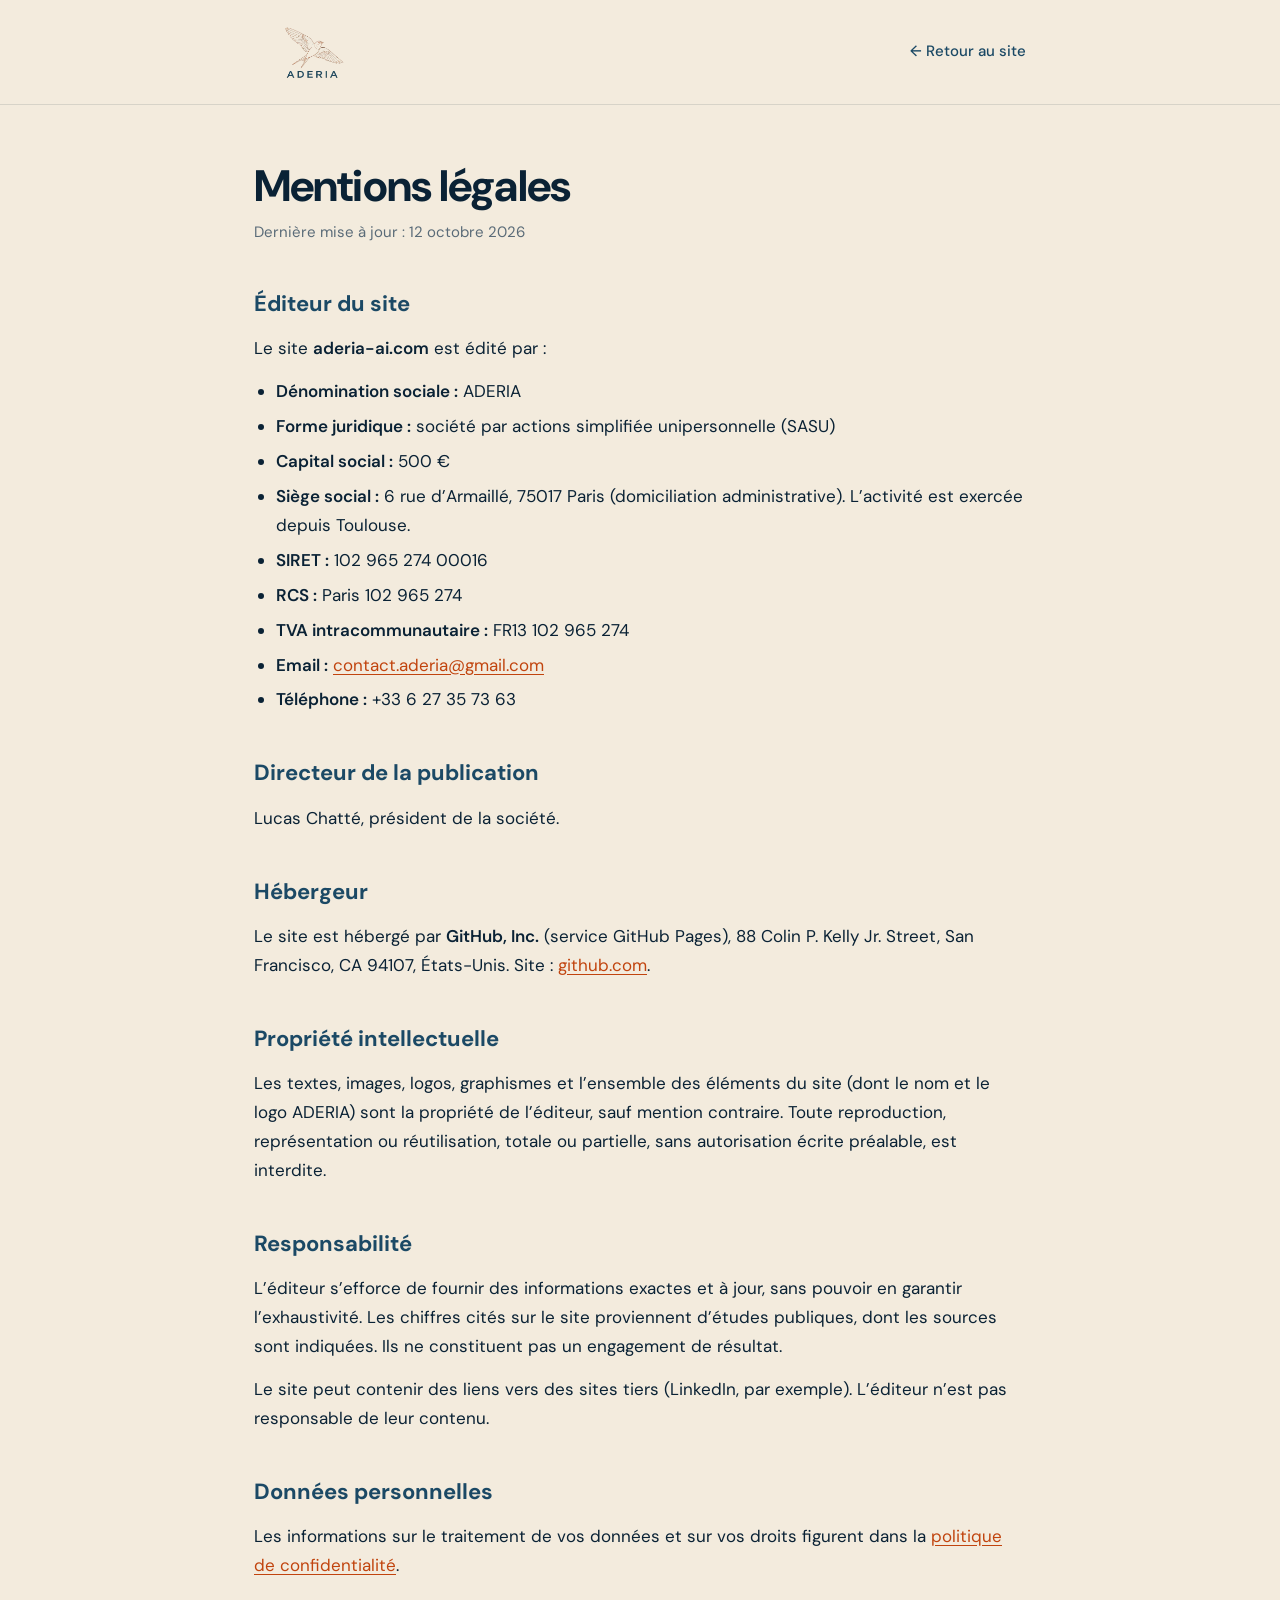
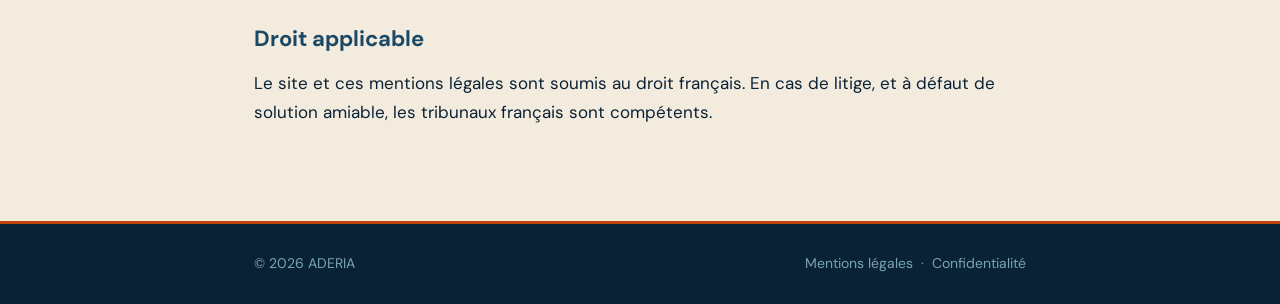
<file: mentions-legales.html>
<!DOCTYPE html>
<html lang="fr">
<head>
<meta charset="UTF-8">
<meta name="viewport" content="width=device-width, initial-scale=1.0">
<title>Mentions légales — ADERIA</title>
<meta name="description" content="Mentions légales du site aderia-ai.com : éditeur, hébergeur, propriété intellectuelle et responsabilité.">
<link rel="icon" href="/favicon.ico" sizes="48x48">
<link rel="icon" type="image/png" href="/icon-192.png" sizes="192x192">
<link rel="apple-touch-icon" href="/apple-touch-icon.png">
<link rel="preconnect" href="https://fonts.googleapis.com/">
<link rel="preconnect" href="https://fonts.gstatic.com/" crossorigin>
<link rel="stylesheet" href="https://fonts.googleapis.com/css2?family=DM+Sans:wght@400;500;600;700&display=swap">
<link rel="stylesheet" href="legal.css">
</head>
<body>

<header class="legal-header">
  <div class="container">
    <a href="/" class="logo" aria-label="ADERIA, retour à l'accueil">
      <img src="logo_aderia.png" alt="ADERIA">
    </a>
    <a href="/" class="back-link">← Retour au site</a>
  </div>
</header>

<main>
  <div class="container">
    <h1>Mentions légales</h1>
    <p class="updated">Dernière mise à jour : 12 octobre 2026</p>

    <h2>Éditeur du site</h2>
    <p>Le site <strong>aderia-ai.com</strong> est édité par :</p>
    <ul>
      <li><strong>Dénomination sociale :</strong> ADERIA</li>
      <li><strong>Forme juridique :</strong> société par actions simplifiée unipersonnelle (SASU)</li>
      <li><strong>Capital social :</strong> 500 €</li>
      <li><strong>Siège social :</strong> 6 rue d’Armaillé, 75017 Paris (domiciliation administrative). L’activité est exercée depuis Toulouse.</li>
      <li><strong>SIRET :</strong> 102 965 274 00016</li>
      <li><strong>RCS :</strong> Paris 102 965 274</li>
      <li><strong>TVA intracommunautaire :</strong> FR13 102 965 274</li>
      <li><strong>Email :</strong> <a href="mailto:contact.aderia@gmail.com">contact.aderia@gmail.com</a></li>
      <li><strong>Téléphone :</strong> +33 6 27 35 73 63</li>
    </ul>

    <h2>Directeur de la publication</h2>
    <p>Lucas Chatté, président de la société.</p>

    <h2>Hébergeur</h2>
    <p>Le site est hébergé par <strong>GitHub, Inc.</strong> (service GitHub Pages), 88 Colin P. Kelly Jr. Street, San Francisco, CA 94107, États-Unis. Site : <a href="https://github.com" target="_blank" rel="noopener noreferrer">github.com</a>.</p>

    <h2>Propriété intellectuelle</h2>
    <p>Les textes, images, logos, graphismes et l’ensemble des éléments du site (dont le nom et le logo ADERIA) sont la propriété de l’éditeur, sauf mention contraire. Toute reproduction, représentation ou réutilisation, totale ou partielle, sans autorisation écrite préalable, est interdite.</p>

    <h2>Responsabilité</h2>
    <p>L’éditeur s’efforce de fournir des informations exactes et à jour, sans pouvoir en garantir l’exhaustivité. Les chiffres cités sur le site proviennent d’études publiques, dont les sources sont indiquées. Ils ne constituent pas un engagement de résultat.</p>
    <p>Le site peut contenir des liens vers des sites tiers (LinkedIn, par exemple). L’éditeur n’est pas responsable de leur contenu.</p>

    <h2>Données personnelles</h2>
    <p>Les informations sur le traitement de vos données et sur vos droits figurent dans la <a href="confidentialite.html">politique de confidentialité</a>.</p>

    <h2>Droit applicable</h2>
    <p>Le site et ces mentions légales sont soumis au droit français. En cas de litige, et à défaut de solution amiable, les tribunaux français sont compétents.</p>
  </div>
</main>

<footer class="legal-footer">
  <div class="container">
    <div>© 2026 ADERIA</div>
    <div><a href="mentions-legales.html">Mentions légales</a> &nbsp;·&nbsp; <a href="confidentialite.html">Confidentialité</a></div>
  </div>
</footer>

</body>
</html>
</file>
<file: legal.css>
/* Styles partagés des pages légales (mentions légales, confidentialité) */
:root {
  --cream: #F3EBDD;
  --terracotta: #C1440E;
  --terracotta-dark: #A03808;
  --navy: #1B4965;
  --navy-black: #0A2235;
  --sky: #A8D8EA;
  --ink: #0A2235;
  --slate: #5A6B78;
  --line: rgba(10, 34, 53, 0.12);
}

* { box-sizing: border-box; margin: 0; padding: 0; }

body {
  font-family: 'DM Sans', sans-serif;
  background: var(--cream);
  color: var(--ink);
  font-size: 17px;
  line-height: 1.7;
  -webkit-font-smoothing: antialiased;
}

.legal-header {
  padding: 20px 0;
  border-bottom: 1px solid var(--line);
}
.legal-header .container {
  display: flex;
  align-items: center;
  justify-content: space-between;
  gap: 16px;
}
.legal-header .logo { display: inline-block; line-height: 0; }
.legal-header .logo img { height: 64px; width: auto; }
.back-link {
  color: var(--navy);
  text-decoration: none;
  font-weight: 500;
  font-size: 15px;
}
.back-link:hover { color: var(--terracotta); }

.container {
  max-width: 820px;
  margin: 0 auto;
  padding: 0 24px;
}

main { padding: 56px 0 80px; }

h1 {
  font-size: clamp(32px, 5vw, 44px);
  line-height: 1.15;
  font-weight: 700;
  letter-spacing: -0.02em;
  margin-bottom: 8px;
}
.updated { color: var(--slate); font-size: 15px; margin-bottom: 40px; }

h2 {
  font-size: 22px;
  font-weight: 700;
  color: var(--navy);
  margin: 40px 0 12px;
}
p, ul { margin-bottom: 14px; }
ul { padding-left: 22px; }
li { margin-bottom: 6px; }
strong { font-weight: 600; }

a { color: var(--terracotta); text-underline-offset: 3px; }
a:hover { color: var(--terracotta-dark); }

table {
  width: 100%;
  border-collapse: collapse;
  margin: 8px 0 20px;
  font-size: 15px;
}
th, td {
  text-align: left;
  vertical-align: top;
  padding: 10px 12px;
  border-bottom: 1px solid var(--line);
}
th { color: var(--navy); font-weight: 600; }

/* Champs encore à renseigner : à retirer avant mise en ligne */
mark.todo {
  background: #FFE08A;
  color: var(--ink);
  padding: 1px 6px;
  border-radius: 4px;
  font-weight: 600;
}

.legal-footer {
  background: var(--navy-black);
  color: rgba(168, 216, 234, 0.7);
  padding: 28px 0;
  font-size: 14px;
  border-top: 3px solid var(--terracotta);
}
.legal-footer .container {
  display: flex;
  flex-wrap: wrap;
  justify-content: space-between;
  gap: 12px;
}
.legal-footer a { color: inherit; text-decoration: none; }
.legal-footer a:hover { color: var(--terracotta); }

@media (max-width: 600px) {
  main { padding: 36px 0 56px; }
  .legal-header .logo img { height: 52px; }
  table, thead, tbody, tr, th, td { display: block; }
  thead { display: none; }
  tr { border-bottom: 1px solid var(--line); padding: 8px 0; }
  td { border: 0; padding: 4px 0; }
  td:first-child { font-weight: 600; color: var(--navy); }
}
</file>
